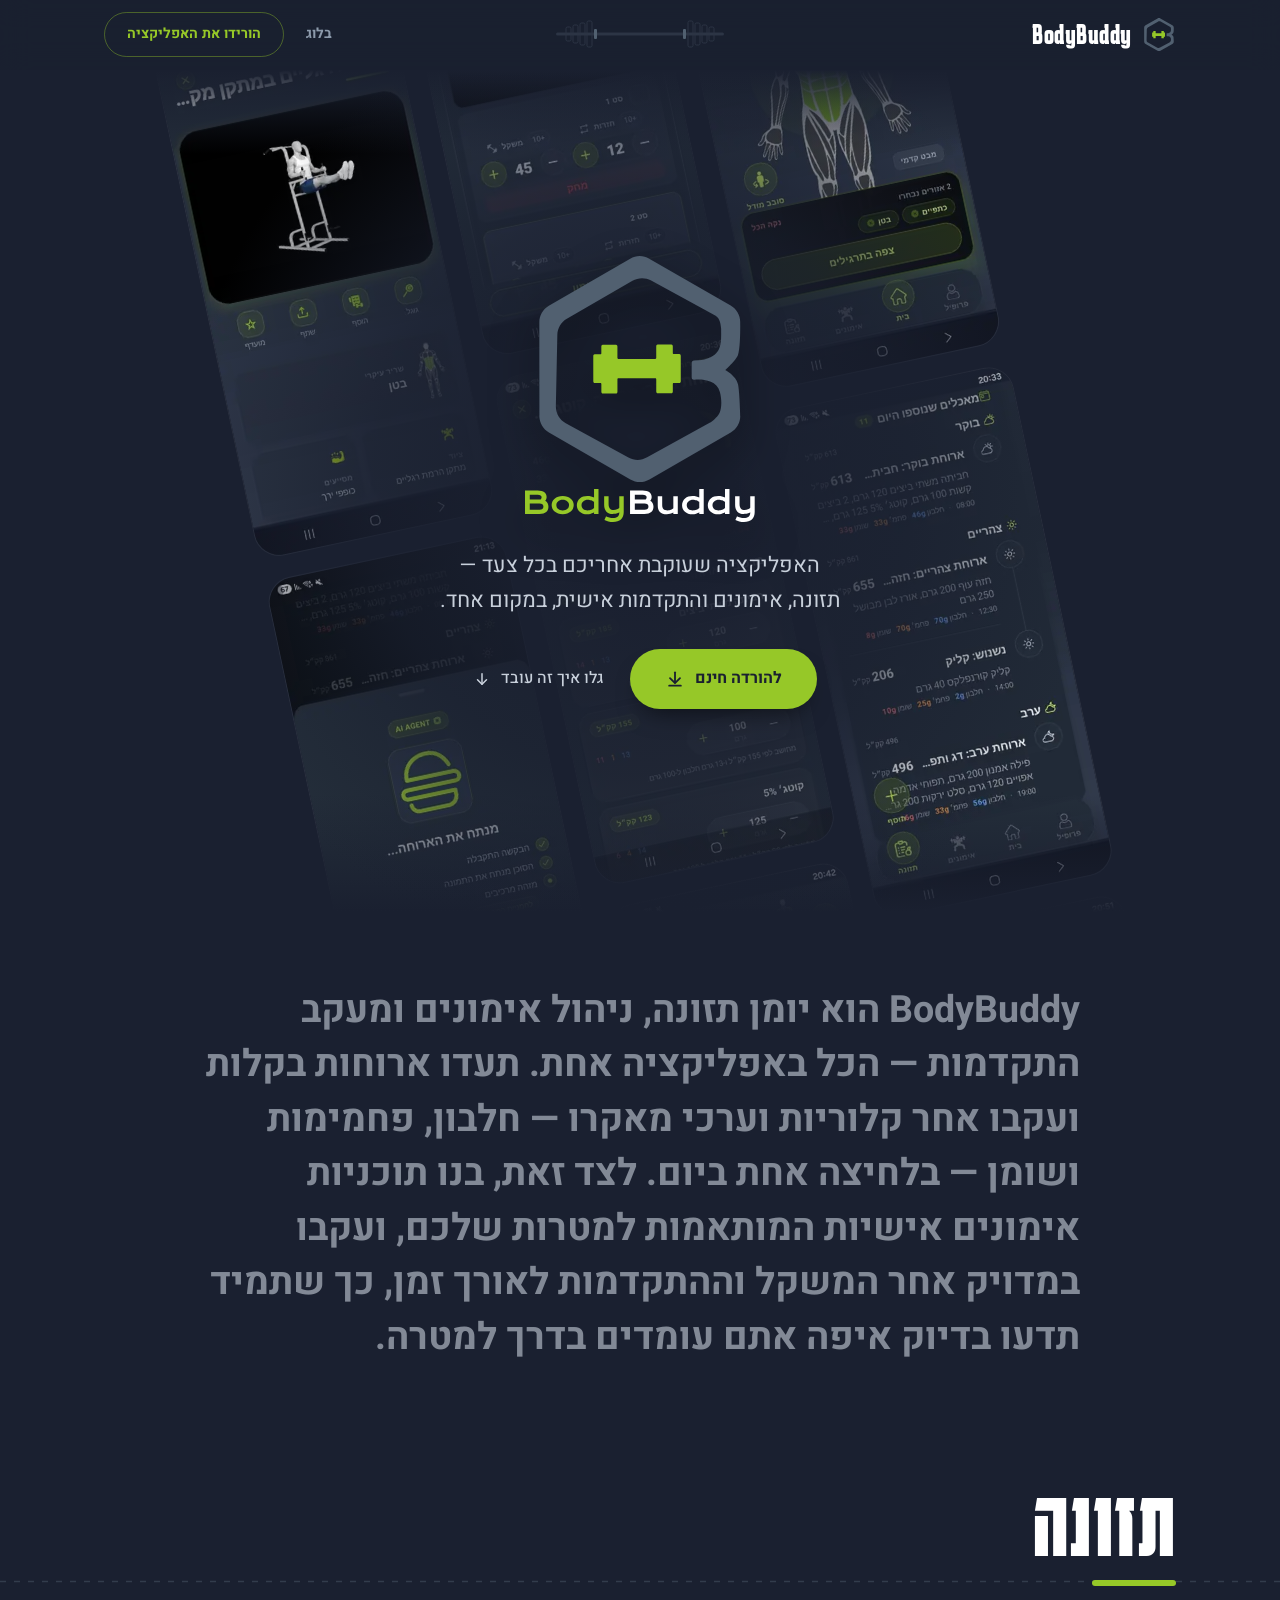
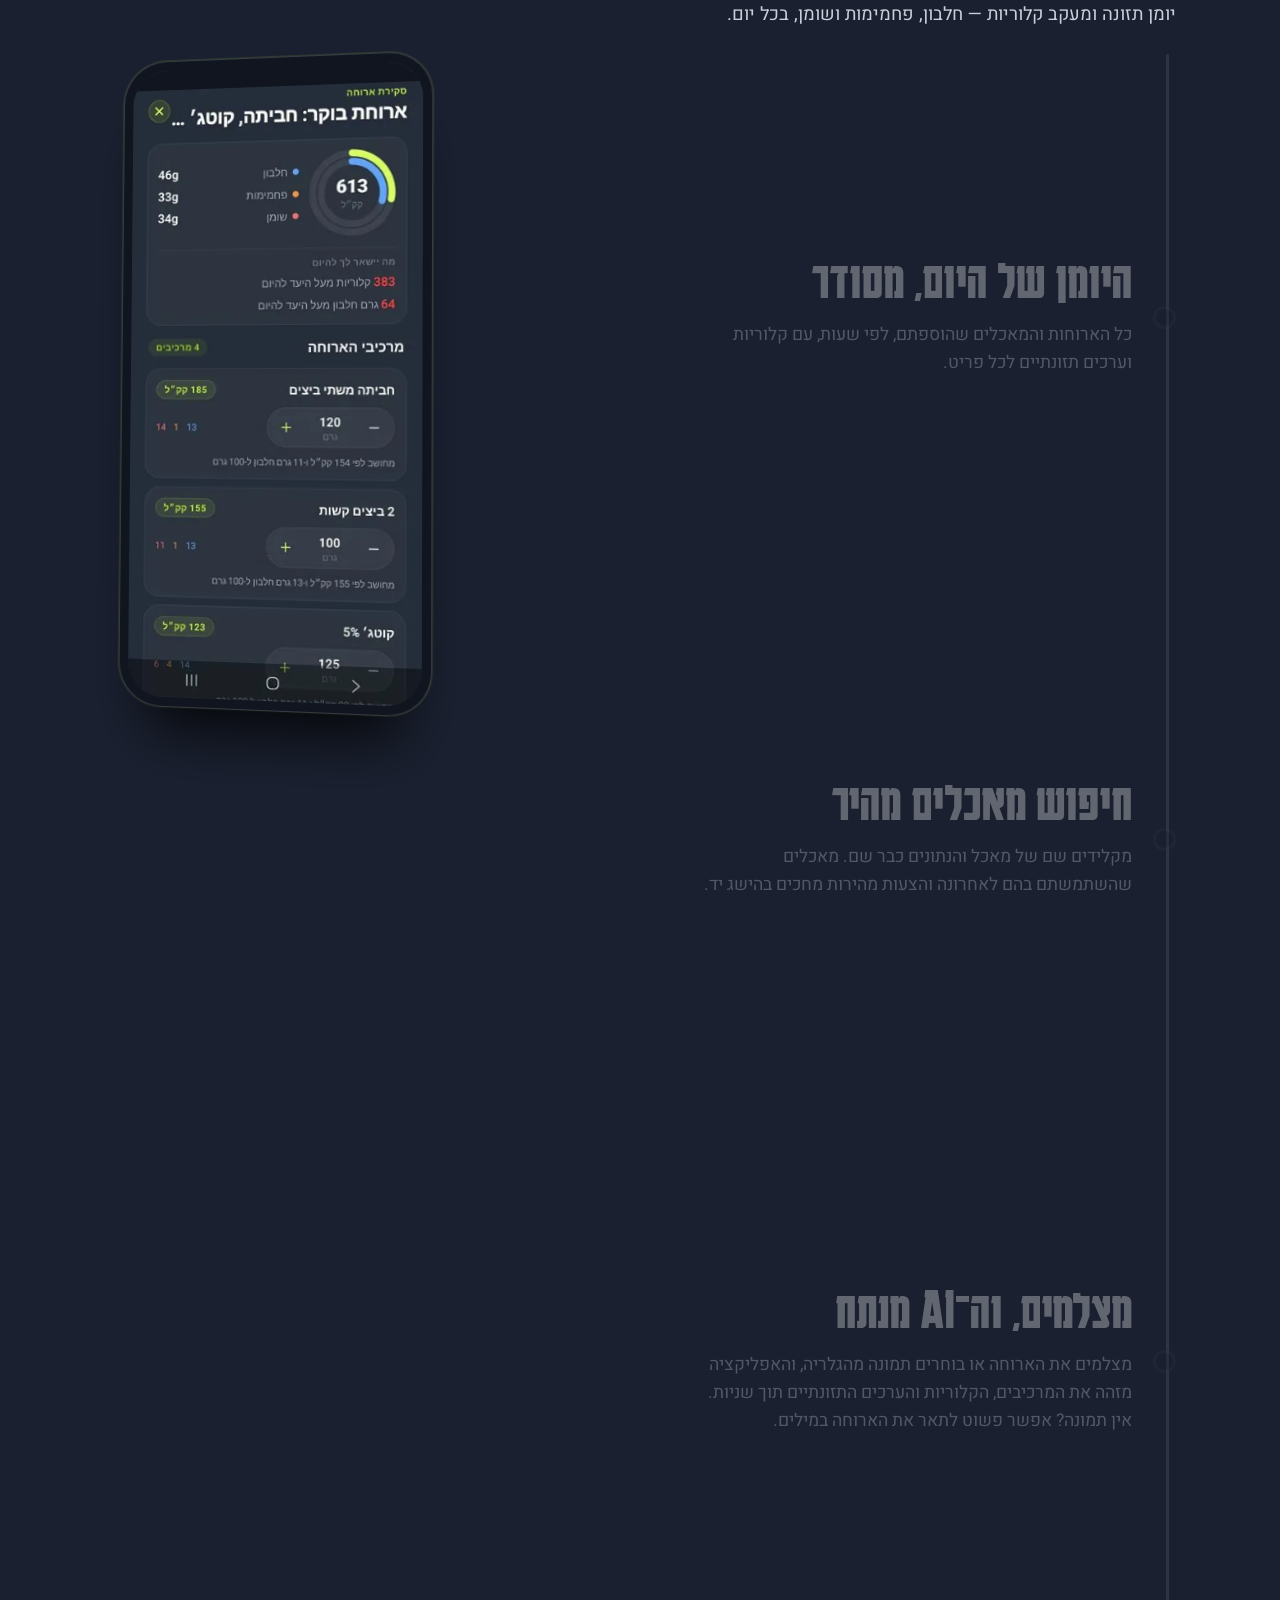
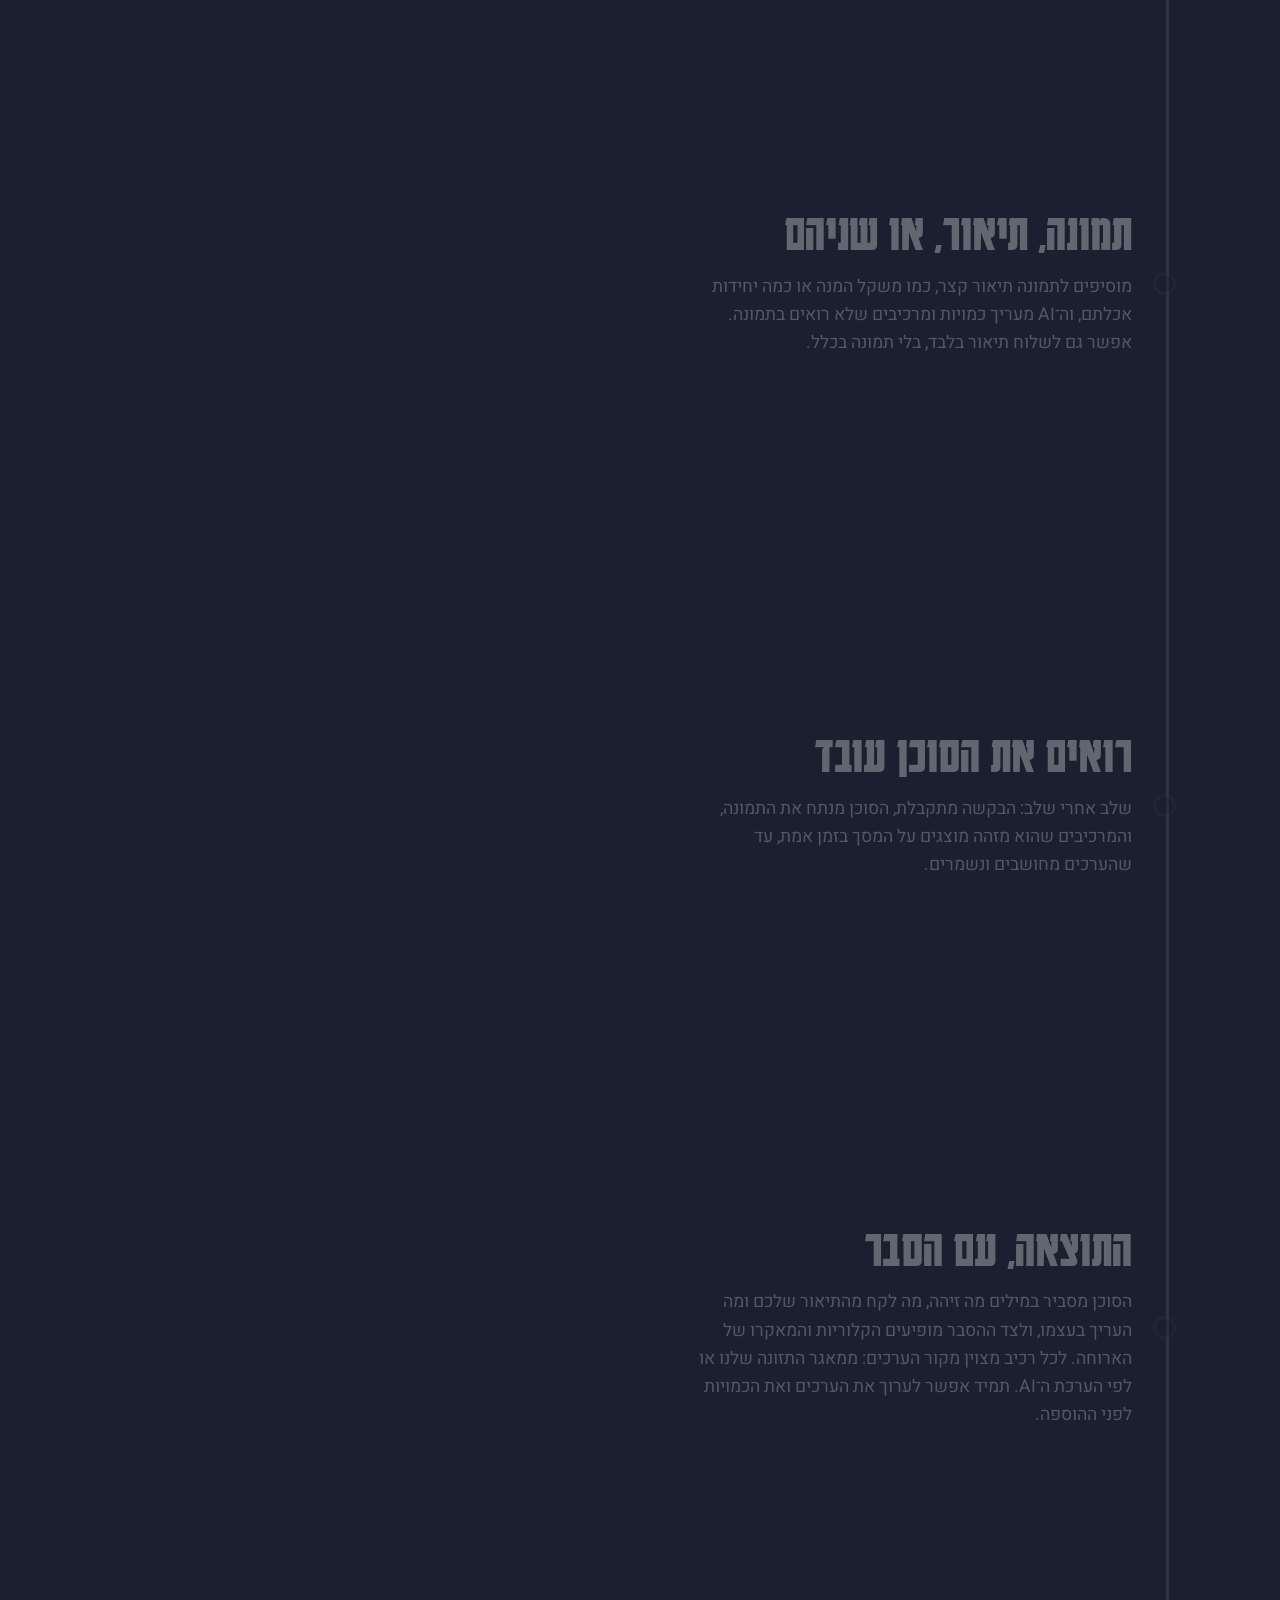
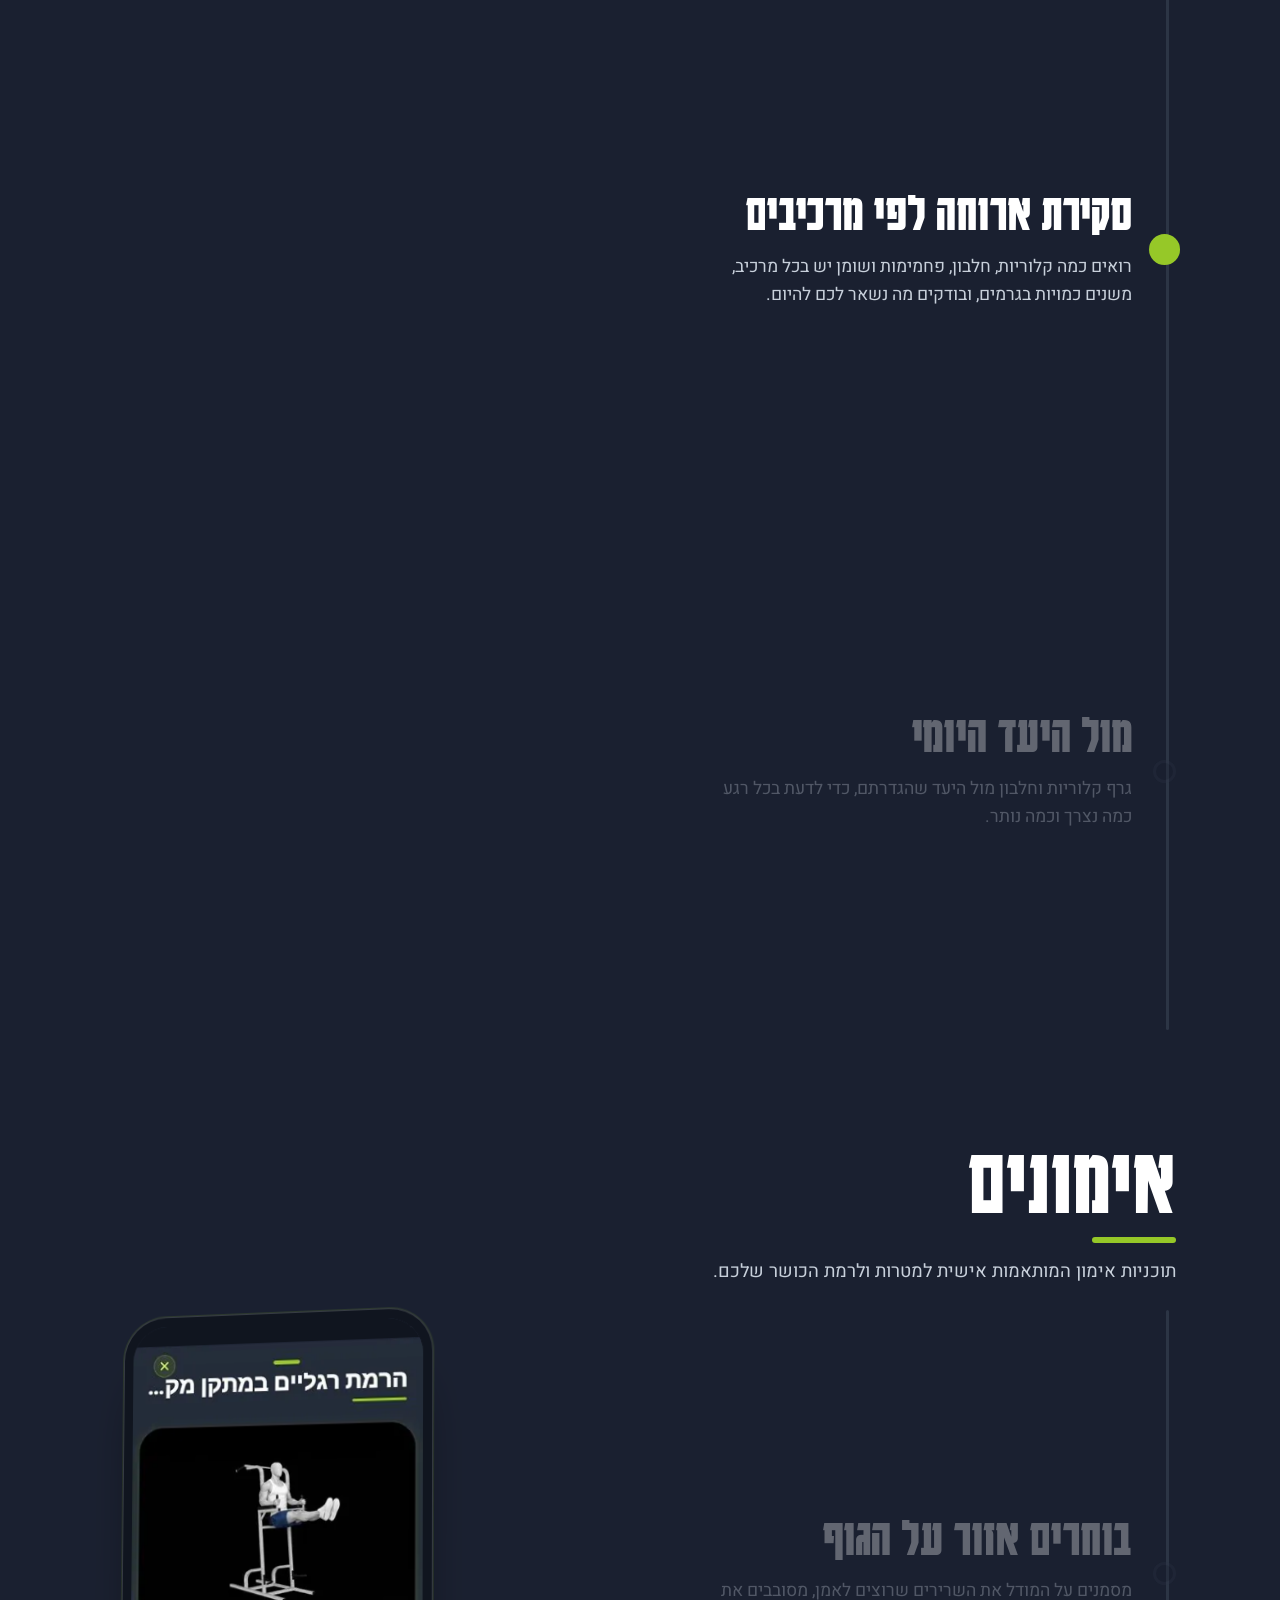
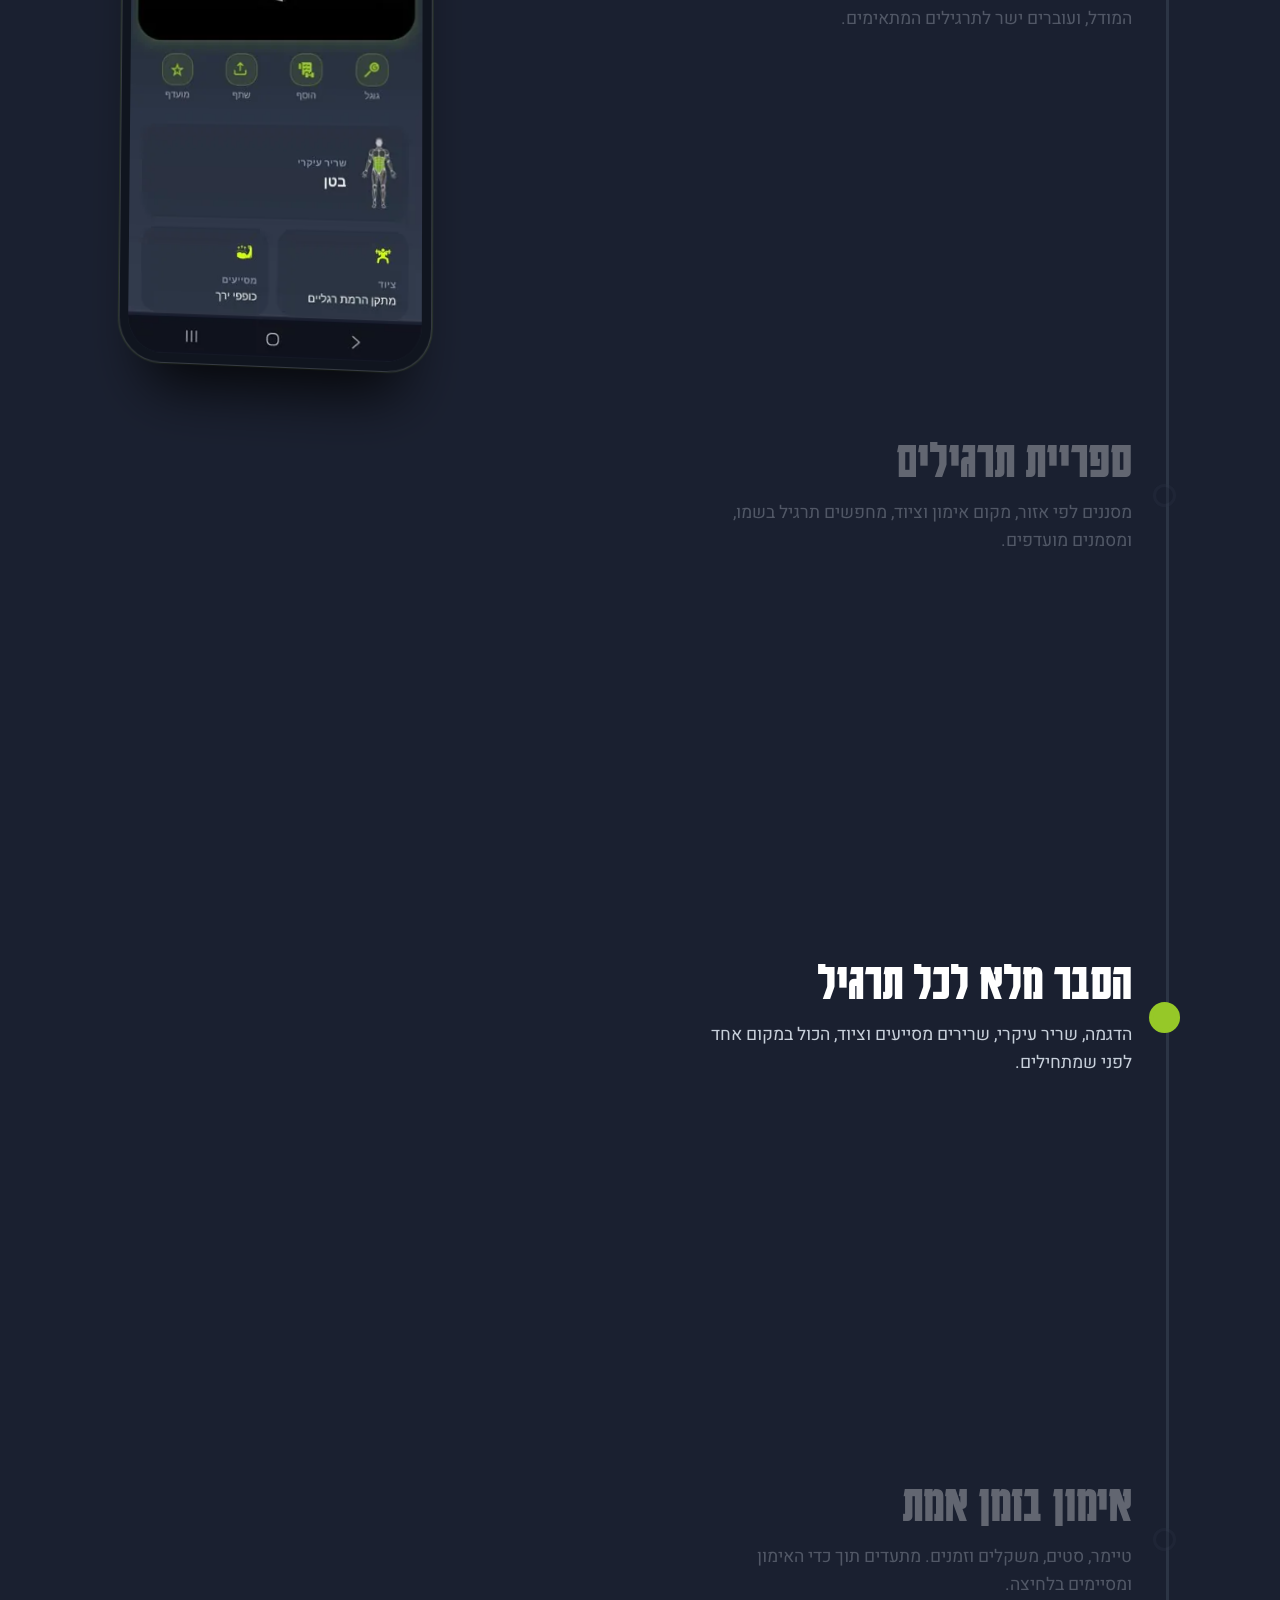
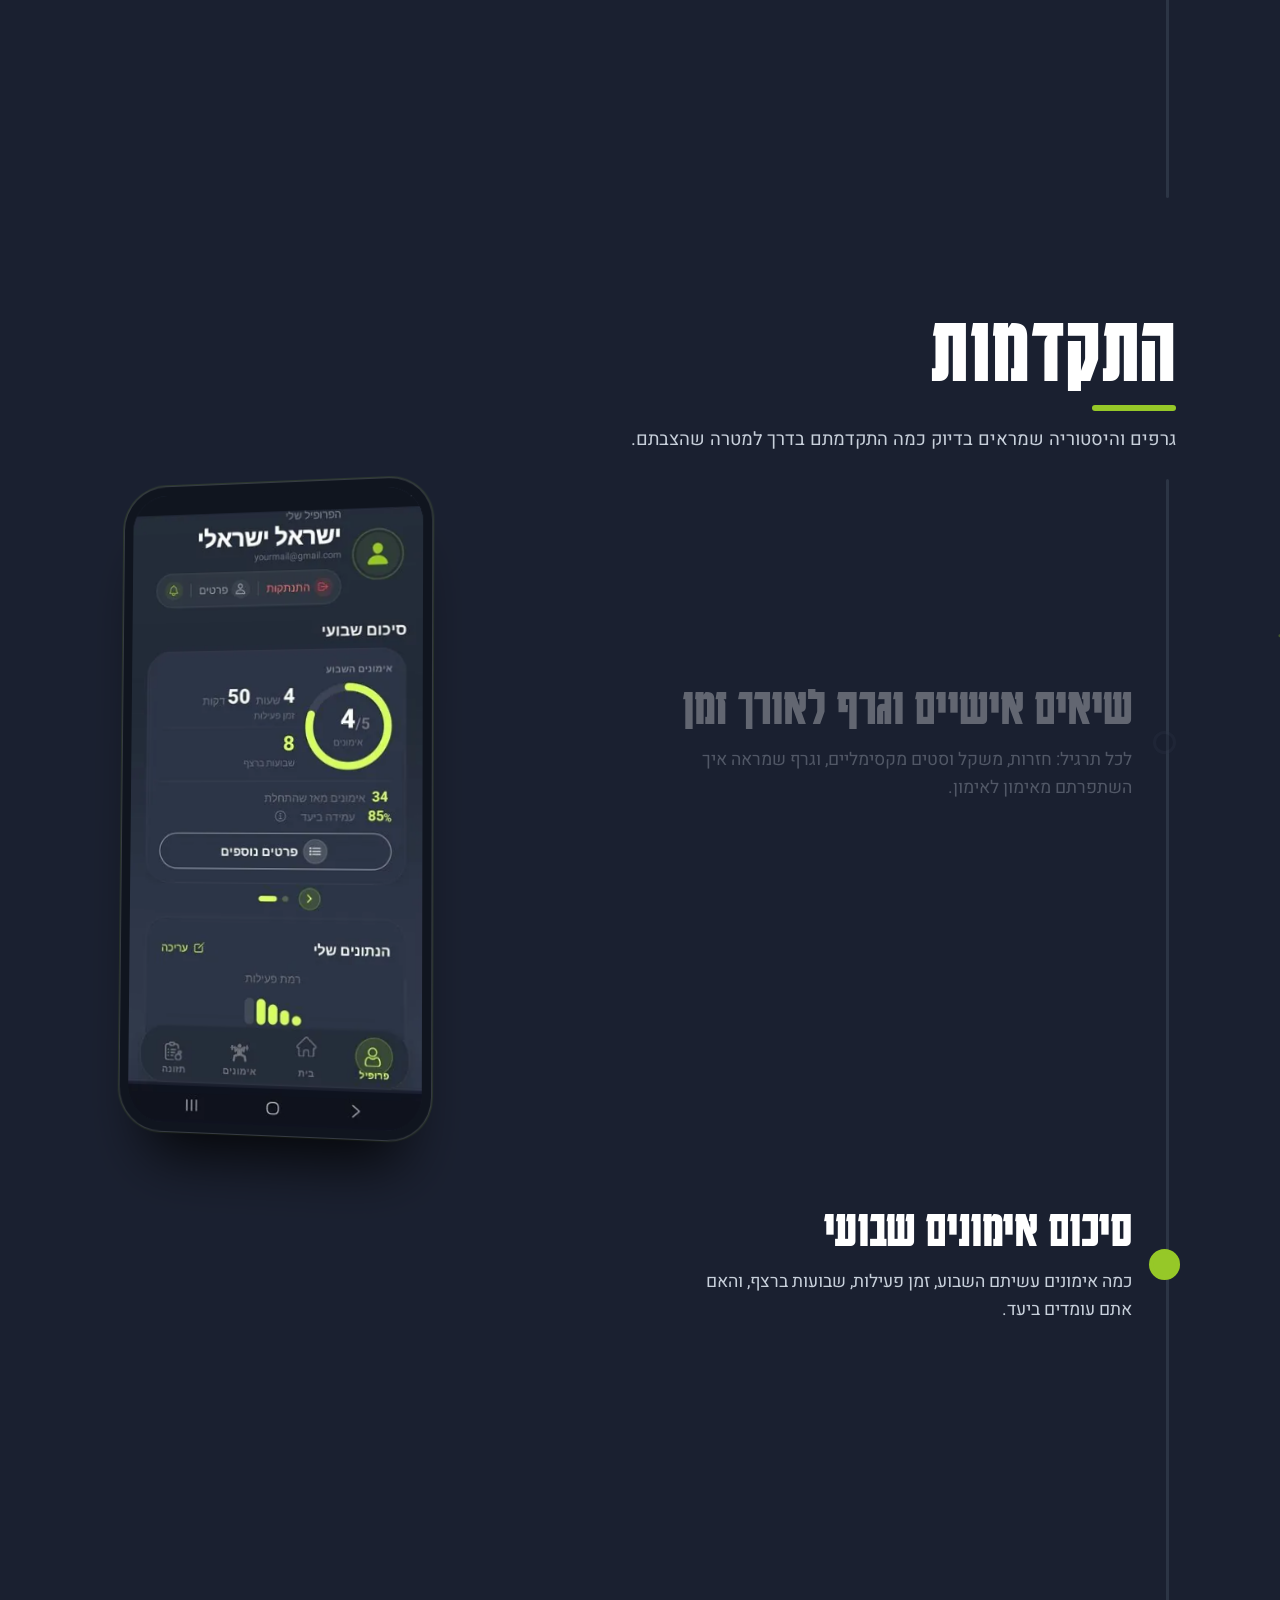
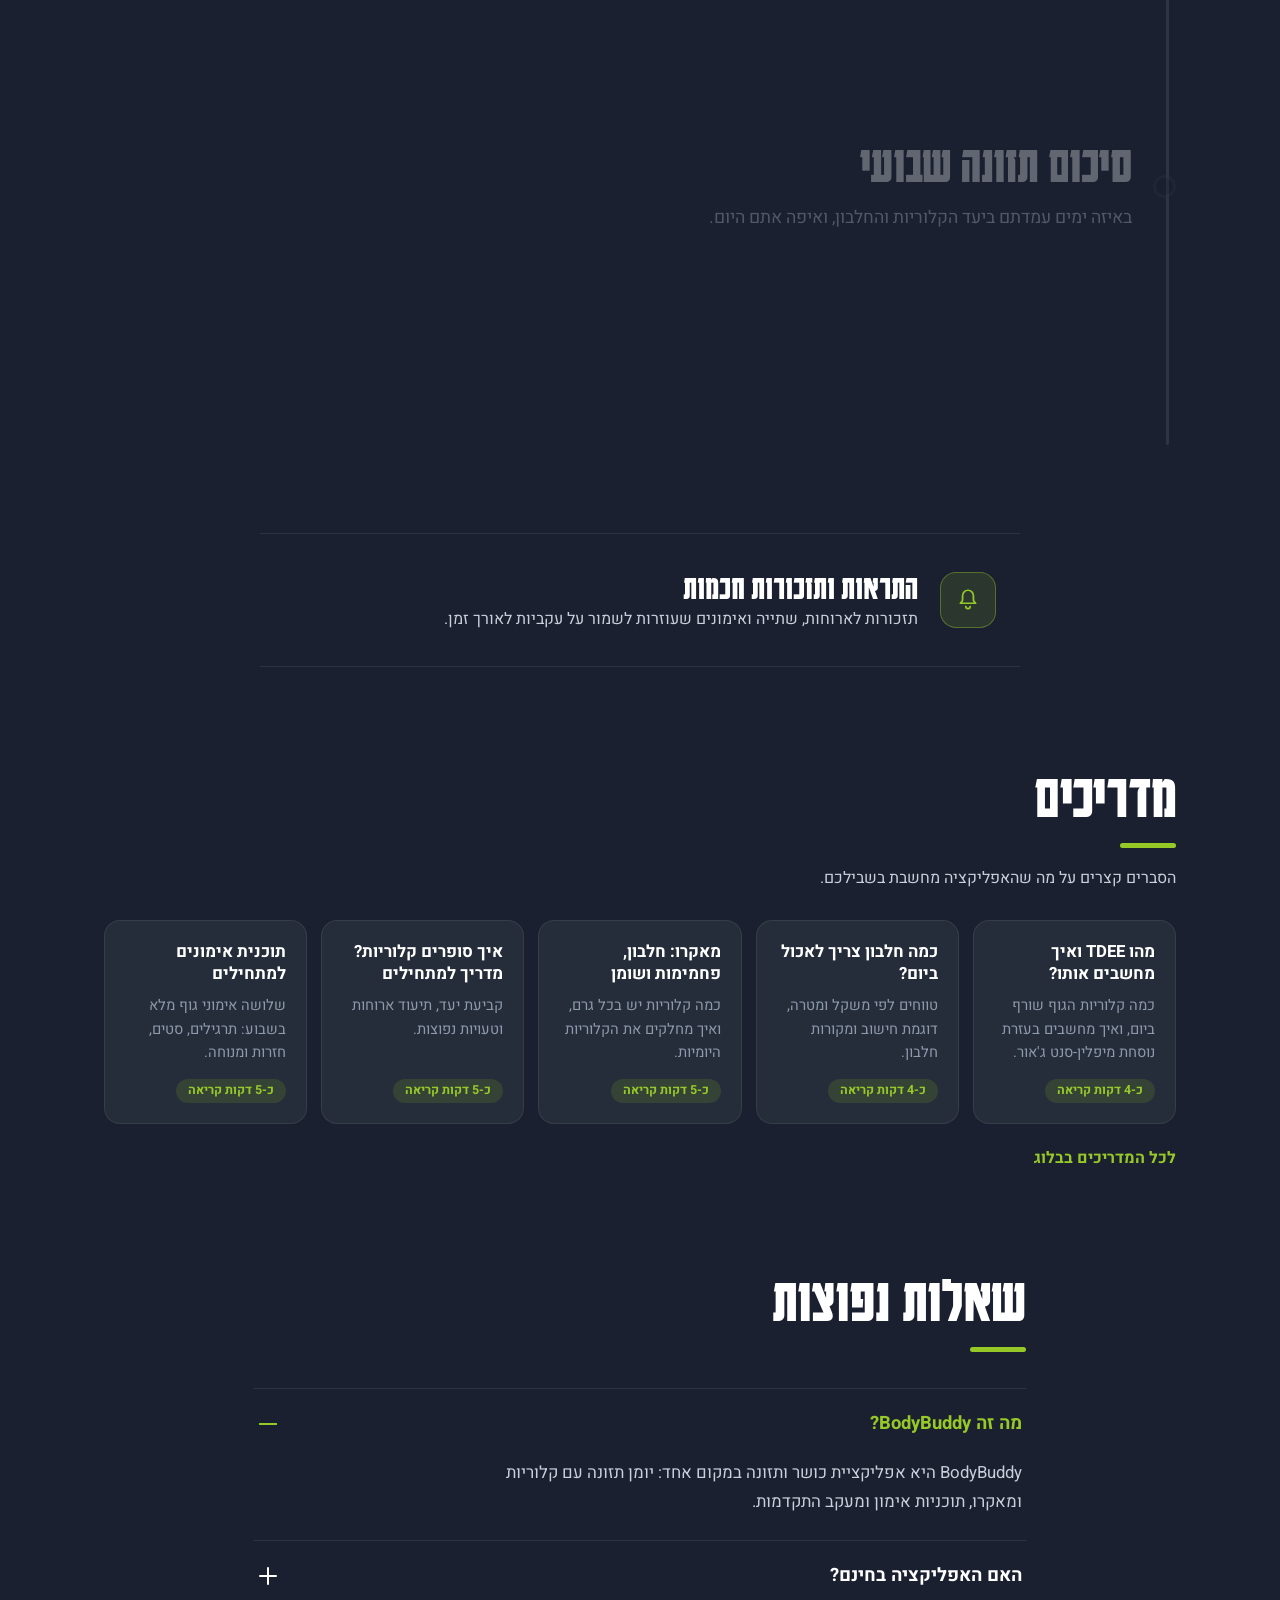
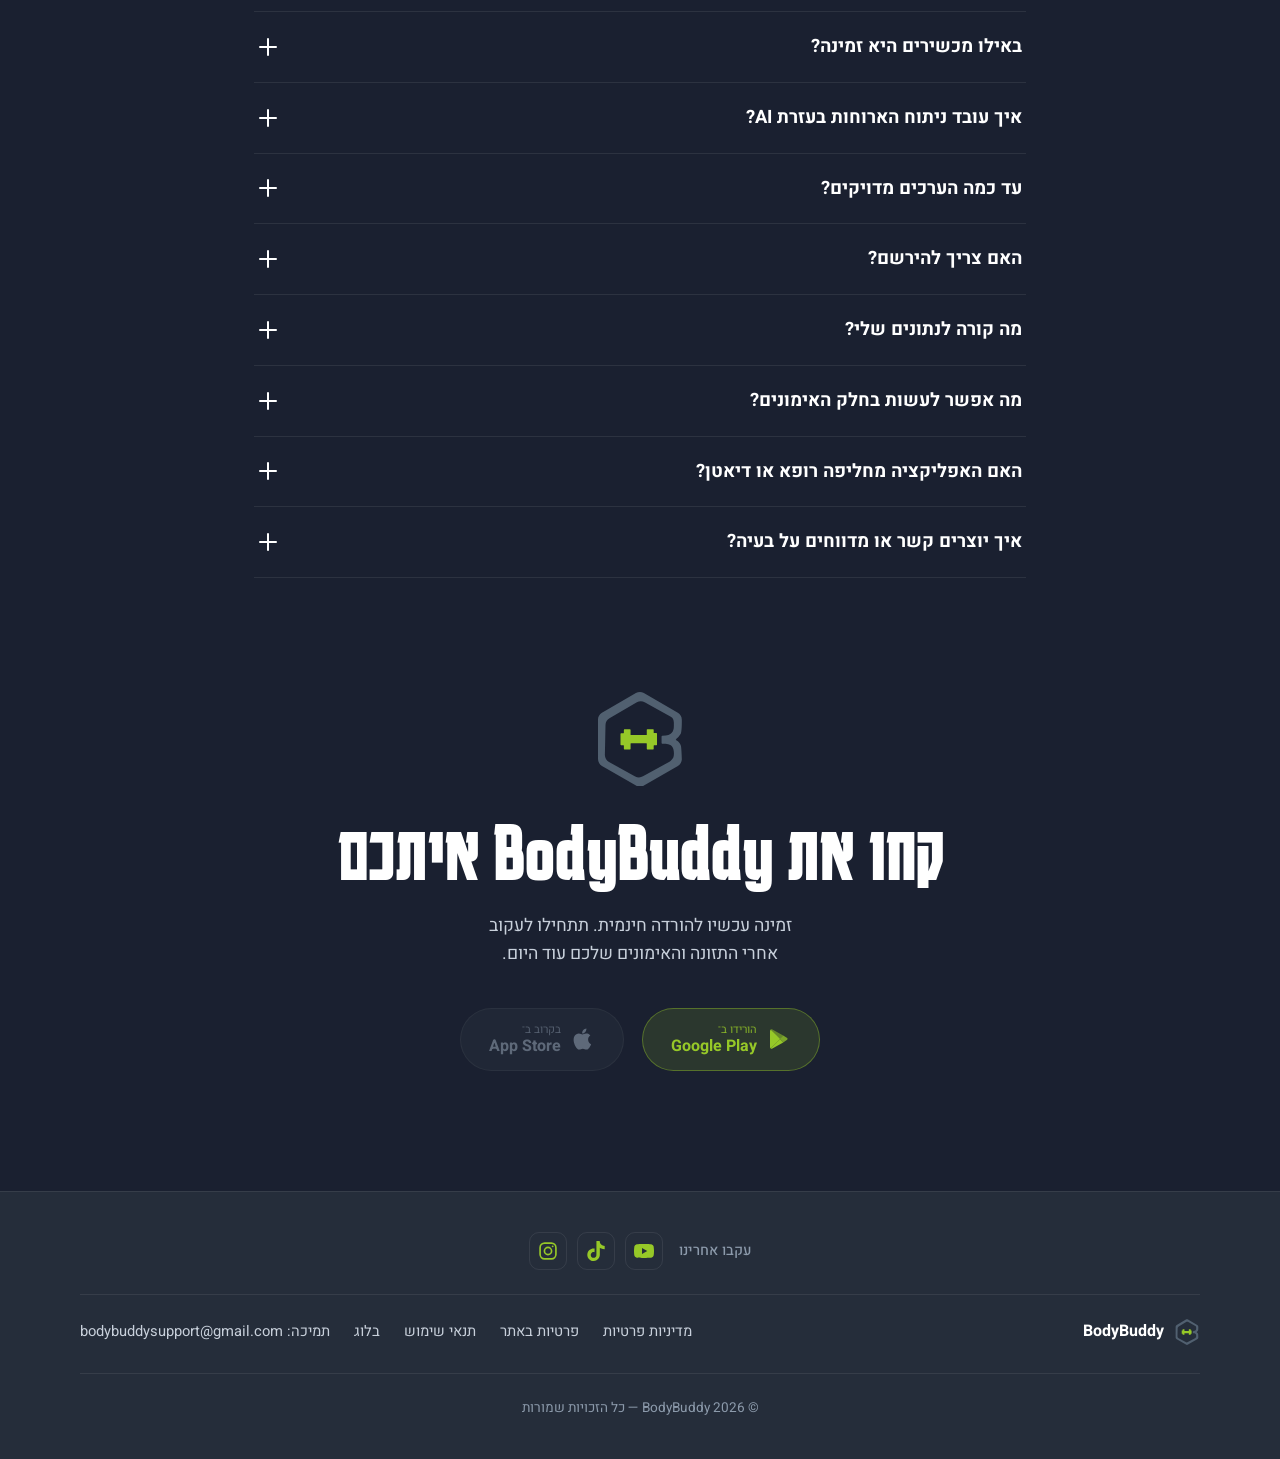
<file: index.html>
<!DOCTYPE html>
<html lang="he" dir="rtl">
<head>
<meta charset="UTF-8">
<script>window.dataLayer=window.dataLayer||[];function gtag(){dataLayer.push(arguments);}gtag('js',new Date());gtag('config','G-S3BT5KTJZK');
addEventListener('load',function(){var s=document.createElement('script');s.async=true;s.src='https://www.googletagmanager.com/gtag/js?id=G-S3BT5KTJZK';document.head.appendChild(s);});</script>
<meta name="viewport" content="width=device-width, initial-scale=1.0">
<title>BodyBuddy — תזונה, אימונים והתקדמות במקום אחד</title>
<meta name="description" content="BodyBuddy היא אפליקציית כושר ותזונה: יומן תזונה חכם, ניתוח ארוחות ב-AI, תוכניות אימונים אישיות ומעקב התקדמות.">
<meta name="author" content="BodyBuddy">
<meta name="theme-color" content="#1a2030">
<link rel="canonical" href="https://bodybuddy.fitness/">
<meta name="robots" content="index, follow, max-image-preview:large">
<meta property="og:type" content="website">
<meta property="og:site_name" content="BodyBuddy">
<meta property="og:locale" content="he_IL">
<meta property="og:title" content="BodyBuddy — תזונה, אימונים והתקדמות במקום אחד">
<meta property="og:description" content="יומן תזונה חכם, ניתוח ארוחות ב-AI, תוכניות אימונים אישיות ומעקב התקדמות. הורדה חינם ב-Google Play.">
<meta property="og:url" content="https://bodybuddy.fitness/">
<meta property="og:image" content="https://bodybuddy.fitness/images/og-image.png">
<meta property="og:image:width" content="1200">
<meta property="og:image:height" content="630">
<meta property="og:image:alt" content="BodyBuddy: תזונה, אימונים והתקדמות במקום אחד">
<meta name="twitter:card" content="summary_large_image">
<meta name="twitter:title" content="BodyBuddy — תזונה, אימונים והתקדמות במקום אחד">
<meta name="twitter:description" content="יומן תזונה חכם, ניתוח ארוחות ב-AI, תוכניות אימונים אישיות ומעקב התקדמות.">
<meta name="twitter:image" content="https://bodybuddy.fitness/images/og-image.png">
<script type="application/ld+json">
{
  "@context": "https://schema.org",
  "@type": "MobileApplication",
  "name": "BodyBuddy",
  "url": "https://bodybuddy.fitness/",
  "description": "אפליקציית כושר ותזונה: יומן תזונה חכם, ניתוח ארוחות ב-AI, תוכניות אימונים אישיות ומעקב התקדמות.",
  "applicationCategory": "HealthApplication",
  "operatingSystem": "Android",
  "inLanguage": "he",
  "image": "https://bodybuddy.fitness/images/og-image.png",
  "downloadUrl": "https://play.google.com/store/apps/details?id=com.ibz1330.bodybuddy",
  "offers": { "@type": "Offer", "price": "0", "priceCurrency": "ILS" }
}
</script>
<script type="application/ld+json">
{
  "@context": "https://schema.org",
  "@graph": [
    {
      "@type": "WebSite",
      "@id": "https://bodybuddy.fitness/#website",
      "url": "https://bodybuddy.fitness/",
      "name": "BodyBuddy",
      "inLanguage": "he",
      "publisher": { "@id": "https://bodybuddy.fitness/#organization" }
    },
    {
      "@type": "Organization",
      "@id": "https://bodybuddy.fitness/#organization",
      "name": "BodyBuddy",
      "alternateName": "בודי באדי",
      "url": "https://bodybuddy.fitness/",
      "logo": "https://bodybuddy.fitness/images/favicon-512.png",
      "email": "bodybuddysupport@gmail.com",
      "description": "BodyBuddy היא אפליקציית כושר ותזונה בעברית: יומן תזונה עם ניתוח ארוחות ב-AI, תוכניות אימון ומעקב התקדמות.",
      "sameAs": ["https://www.youtube.com/@BodyBuddy-Fitness", "https://www.tiktok.com/@bodybuddy.app", "https://www.instagram.com/bodybuddy_app/"]
    }
  ]
}
</script>
<script type="application/ld+json">
{
  "@context": "https://schema.org",
  "@type": "FAQPage",
  "mainEntity": [
    {
      "@type": "Question",
      "name": "מה זה BodyBuddy?",
      "acceptedAnswer": {
        "@type": "Answer",
        "text": "BodyBuddy היא אפליקציית כושר ותזונה במקום אחד: יומן תזונה עם קלוריות ומאקרו, תוכניות אימון ומעקב התקדמות."
      }
    },
    {
      "@type": "Question",
      "name": "האם האפליקציה בחינם?",
      "acceptedAnswer": {
        "@type": "Answer",
        "text": "כן, אפשר להוריד ולהשתמש בה בחינם."
      }
    },
    {
      "@type": "Question",
      "name": "באילו מכשירים היא זמינה?",
      "acceptedAnswer": {
        "@type": "Answer",
        "text": "כרגע באנדרואיד, ב־Google Play. גרסה ל־iPhone בדרך."
      }
    },
    {
      "@type": "Question",
      "name": "איך עובד ניתוח הארוחות בעזרת AI?",
      "acceptedAnswer": {
        "@type": "Answer",
        "text": "מצלמים את הארוחה או מתארים אותה במילים, והאפליקציה מזהה את המרכיבים ומעריכה קלוריות וערכים תזונתיים. תמיד אפשר לערוך את הערכים לפני השמירה."
      }
    },
    {
      "@type": "Question",
      "name": "עד כמה הערכים מדויקים?",
      "acceptedAnswer": {
        "@type": "Answer",
        "text": "הם הערכה. לכל רכיב מצוין אם הערך מגיע ממאגר התזונה או מהערכת ה־AI, ואפשר לתקן אותו ידנית."
      }
    },
    {
      "@type": "Question",
      "name": "האם צריך להירשם?",
      "acceptedAnswer": {
        "@type": "Answer",
        "text": "כן, ההרשמה חובה והיא בחינם. החשבון שומר את הנתונים שלכם ומאפשר להגיע אליהם גם ממכשיר אחר."
      }
    },
    {
      "@type": "Question",
      "name": "מה קורה לנתונים שלי?",
      "acceptedAnswer": {
        "@type": "Answer",
        "text": "הנתונים האישיים לא נמכרים ולא משמשים לפרסום. הפירוט המלא במדיניות הפרטיות, ואפשר למחוק את החשבון."
      }
    },
    {
      "@type": "Question",
      "name": "מה אפשר לעשות בחלק האימונים?",
      "acceptedAnswer": {
        "@type": "Answer",
        "text": "לבחור שרירים על מודל גוף, לעיין בספריית תרגילים עם הדגמה, לתעד אימון עם טיימר, סטים ומשקלים, ולראות שיאים וגרפים של ההתקדמות."
      }
    },
    {
      "@type": "Question",
      "name": "האם האפליקציה מחליפה רופא או דיאטן?",
      "acceptedAnswer": {
        "@type": "Answer",
        "text": "לא. המידע כללי ואינו ייעוץ רפואי. עם מצב רפואי, בהריון או עם רקע של הפרעת אכילה, כדאי להתייעץ עם איש מקצוע."
      }
    },
    {
      "@type": "Question",
      "name": "איך יוצרים קשר או מדווחים על בעיה?",
      "acceptedAnswer": {
        "@type": "Answer",
        "text": "במייל bodybuddysupport@gmail.com."
      }
    }
  ]
}
</script>
<link rel="icon" href="favicon.ico" sizes="48x48">
<link rel="icon" type="image/svg+xml" href="images/icon.svg">
<link rel="icon" type="image/png" sizes="32x32" href="images/favicon-32.png">
<link rel="icon" type="image/png" sizes="48x48" href="images/favicon-48.png">
<link rel="icon" type="image/png" sizes="192x192" href="images/favicon-192.png">
<link rel="apple-touch-icon" sizes="180x180" href="images/apple-touch-icon.png">
<link rel="manifest" href="site.webmanifest">
<link rel="preconnect" href="https://fonts.googleapis.com">
<link rel="preconnect" href="https://fonts.gstatic.com" crossorigin>
<link rel="preload" as="style" href="https://fonts.googleapis.com/css2?family=Heebo:wght@400;500;700&family=Karantina:wght@700&display=swap" onload="this.onload=null;this.rel='stylesheet'">
<noscript><link rel="stylesheet" href="https://fonts.googleapis.com/css2?family=Heebo:wght@400;500;700&family=Karantina:wght@700&display=swap"></noscript>
<script>document.documentElement.classList.add('js');</script>
<link rel="stylesheet" href="style.css">
</head>
<body>

<header class="site-header" id="siteHeader">
  <div class="header-inner">
    <a href="#top" class="brand" aria-label="BodyBuddy — לראש העמוד">
      <img src="images/logo-mark.svg" alt="" class="brand-logo" width="34" height="34">
      <span class="brand-name">BodyBuddy</span>
    </a>
    <!-- page progress as a barbell: one plate pair per chapter, the last at the download -->
    <svg class="barbell" id="barbell" viewBox="0 0 180 28" aria-hidden="true">
      <rect class="bb-shaft" x="6" y="12.5" width="168" height="3" rx="1.5"/>
      <rect class="bb-fill" id="barbellFill" x="6" y="12.5" width="168" height="3" rx="1.5"/>
      <rect class="bb-collar" x="44" y="9" width="3" height="10" rx="1"/>
      <rect class="bb-collar" x="133" y="9" width="3" height="10" rx="1"/>
      <g class="bb-slot"><rect x="37" y="1" width="5" height="26" rx="1.5"/><rect x="138" y="1" width="5" height="26" rx="1.5"/></g>
      <g class="bb-slot"><rect x="30" y="3" width="5" height="22" rx="1.5"/><rect x="145" y="3" width="5" height="22" rx="1.5"/></g>
      <g class="bb-slot"><rect x="23" y="5" width="5" height="18" rx="1.5"/><rect x="152" y="5" width="5" height="18" rx="1.5"/></g>
      <g class="bb-slot"><rect x="16" y="7" width="5" height="14" rx="1.5"/><rect x="159" y="7" width="5" height="14" rx="1.5"/></g>
      <g class="bb-plates">
        <g class="bb-plate"><rect class="l" x="37" y="1" width="5" height="26" rx="1.5"/><rect class="r" x="138" y="1" width="5" height="26" rx="1.5"/></g>
        <g class="bb-plate"><rect class="l" x="30" y="3" width="5" height="22" rx="1.5"/><rect class="r" x="145" y="3" width="5" height="22" rx="1.5"/></g>
        <g class="bb-plate"><rect class="l" x="23" y="5" width="5" height="18" rx="1.5"/><rect class="r" x="152" y="5" width="5" height="18" rx="1.5"/></g>
        <g class="bb-plate"><rect class="l" x="16" y="7" width="5" height="14" rx="1.5"/><rect class="r" x="159" y="7" width="5" height="14" rx="1.5"/></g>
      </g>
    </svg>
    <div class="header-actions">
      <a href="blog/index.html" class="nav-link">בלוג</a>
      <a href="#download" class="btn btn-ghost btn-small">הורידו את האפליקציה</a>
    </div>
  </div>
</header>

<main id="top">

  <!-- ============ HERO ============ -->
  <section class="hero" id="hero">
    <div class="wall" aria-hidden="true">
      <div class="wall-cols">
        <div class="col col-a"><div class="col-track">
          <img src="images/screens/w360/body-map.webp" srcset="images/screens/w300/body-map.webp 300w, images/screens/w360/body-map.webp 360w" sizes="(max-width: 640px) 42vw, (max-width: 789px) 150px, (max-width: 1315px) 19vw, 250px" alt="" width="360" height="772" fetchpriority="high">
          <img src="images/screens/w360/diary.webp" srcset="images/screens/w300/diary.webp 300w, images/screens/w360/diary.webp 360w" sizes="(max-width: 640px) 42vw, (max-width: 789px) 150px, (max-width: 1315px) 19vw, 250px" alt="" width="360" height="772" fetchpriority="high">
          <img src="images/screens/w360/exercise-history.webp" srcset="images/screens/w300/exercise-history.webp 300w, images/screens/w360/exercise-history.webp 360w" sizes="(max-width: 640px) 42vw, (max-width: 789px) 150px, (max-width: 1315px) 19vw, 250px" alt="" width="360" height="772" loading="lazy" decoding="async">
          <img src="images/screens/w360/ai-scan.webp" srcset="images/screens/w300/ai-scan.webp 300w, images/screens/w360/ai-scan.webp 360w" sizes="(max-width: 640px) 42vw, (max-width: 789px) 150px, (max-width: 1315px) 19vw, 250px" alt="" width="360" height="772" loading="lazy" decoding="async">
          <img src="images/screens/w360/profile-workouts.webp" srcset="images/screens/w300/profile-workouts.webp 300w, images/screens/w360/profile-workouts.webp 360w" sizes="(max-width: 640px) 42vw, (max-width: 789px) 150px, (max-width: 1315px) 19vw, 250px" alt="" width="360" height="772" loading="lazy" decoding="async">
          <img src="images/screens/w360/food-search.webp" srcset="images/screens/w300/food-search.webp 300w, images/screens/w360/food-search.webp 360w" sizes="(max-width: 640px) 42vw, (max-width: 789px) 150px, (max-width: 1315px) 19vw, 250px" alt="" width="360" height="772" loading="lazy" decoding="async">
        </div></div>
        <div class="col col-b"><div class="col-track">
          <img src="images/screens/w360/workout-session.webp" srcset="images/screens/w300/workout-session.webp 300w, images/screens/w360/workout-session.webp 360w" sizes="(max-width: 640px) 42vw, (max-width: 789px) 150px, (max-width: 1315px) 19vw, 250px" alt="" width="360" height="772" fetchpriority="high">
          <img src="images/screens/w360/meal-review.webp" srcset="images/screens/w300/meal-review.webp 300w, images/screens/w360/meal-review.webp 360w" sizes="(max-width: 640px) 42vw, (max-width: 789px) 150px, (max-width: 1315px) 19vw, 250px" alt="" width="360" height="772" fetchpriority="high">
          <img src="images/screens/w360/exercises-list.webp" srcset="images/screens/w300/exercises-list.webp 300w, images/screens/w360/exercises-list.webp 360w" sizes="(max-width: 640px) 42vw, (max-width: 789px) 150px, (max-width: 1315px) 19vw, 250px" alt="" width="360" height="772" loading="lazy" decoding="async">
          <img src="images/screens/w360/nutrition-calories.webp" srcset="images/screens/w300/nutrition-calories.webp 300w, images/screens/w360/nutrition-calories.webp 360w" sizes="(max-width: 640px) 42vw, (max-width: 789px) 150px, (max-width: 1315px) 19vw, 250px" alt="" width="360" height="772" loading="lazy" decoding="async">
          <img src="images/screens/w360/workouts-list.webp" srcset="images/screens/w300/workouts-list.webp 300w, images/screens/w360/workouts-list.webp 360w" sizes="(max-width: 640px) 42vw, (max-width: 789px) 150px, (max-width: 1315px) 19vw, 250px" alt="" width="360" height="772" loading="lazy" decoding="async">
          <img src="images/screens/w360/food-detail.webp" srcset="images/screens/w300/food-detail.webp 300w, images/screens/w360/food-detail.webp 360w" sizes="(max-width: 640px) 42vw, (max-width: 789px) 150px, (max-width: 1315px) 19vw, 250px" alt="" width="360" height="772" loading="lazy" decoding="async">
        </div></div>
        <div class="col col-c"><div class="col-track">
          <img src="images/screens/w360/exercise-detail.webp" srcset="images/screens/w300/exercise-detail.webp 300w, images/screens/w360/exercise-detail.webp 360w" sizes="(max-width: 640px) 42vw, (max-width: 789px) 150px, (max-width: 1315px) 19vw, 250px" alt="" width="360" height="772" loading="lazy" decoding="async">
          <img src="images/screens/w360/ai-analyzing.webp" srcset="images/screens/w300/ai-analyzing.webp 300w, images/screens/w360/ai-analyzing.webp 360w" sizes="(max-width: 640px) 42vw, (max-width: 789px) 150px, (max-width: 1315px) 19vw, 250px" alt="" width="360" height="772" loading="lazy" decoding="async">
          <img src="images/screens/w360/profile-nutrition.webp" srcset="images/screens/w300/profile-nutrition.webp 300w, images/screens/w360/profile-nutrition.webp 360w" sizes="(max-width: 640px) 42vw, (max-width: 789px) 150px, (max-width: 1315px) 19vw, 250px" alt="" width="360" height="772" loading="lazy" decoding="async">
          <img src="images/screens/w360/my-meals.webp" srcset="images/screens/w300/my-meals.webp 300w, images/screens/w360/my-meals.webp 360w" sizes="(max-width: 640px) 42vw, (max-width: 789px) 150px, (max-width: 1315px) 19vw, 250px" alt="" width="360" height="772" loading="lazy" decoding="async">
          <img src="images/screens/w360/nutrition-protein.webp" srcset="images/screens/w300/nutrition-protein.webp 300w, images/screens/w360/nutrition-protein.webp 360w" sizes="(max-width: 640px) 42vw, (max-width: 789px) 150px, (max-width: 1315px) 19vw, 250px" alt="" width="360" height="772" loading="lazy" decoding="async">
          <img src="images/screens/w360/my-foods.webp" srcset="images/screens/w300/my-foods.webp 300w, images/screens/w360/my-foods.webp 360w" sizes="(max-width: 640px) 42vw, (max-width: 789px) 150px, (max-width: 1315px) 19vw, 250px" alt="" width="360" height="772" loading="lazy" decoding="async">
        </div></div>
      </div>
      <div class="wall-scrim"></div>
    </div>

    <div class="hero-inner">
      <h1 class="hero-logo-wrap" id="heroLogo">
        <img src="images/logo.svg" alt="BodyBuddy" class="hero-logo" width="717" height="830" fetchpriority="high">
        <span class="visually-hidden"> — תזונה, אימונים והתקדמות במקום אחד</span>
      </h1>
      <p class="hero-tagline">האפליקציה שעוקבת אחריכם בכל צעד — תזונה, אימונים והתקדמות אישית, במקום אחד.</p>
      <div class="hero-cta">
        <a href="#download" class="btn btn-primary magnetic"><span>להורדה חינם</span>
          <svg viewBox="0 0 24 24" fill="none" stroke="currentColor" stroke-width="2.2" stroke-linecap="round" stroke-linejoin="round" aria-hidden="true"><path d="M12 4v12"/><path d="M6 11l6 6 6-6"/><path d="M5 20h14"/></svg>
        </a>
        <a href="#nutrition" class="btn btn-link">גלו איך זה עובד
          <svg viewBox="0 0 24 24" fill="none" stroke="currentColor" stroke-width="2" stroke-linecap="round" stroke-linejoin="round" aria-hidden="true"><path d="M12 5v14"/><path d="M6 13l6 6 6-6"/></svg>
        </a>
      </div>
    </div>
  </section>

  <!-- ============ ABOUT ============ -->
  <section class="about">
    <div class="section-inner">
      <p class="about-text" id="aboutText">
        <strong class="accent-text">BodyBuddy</strong> הוא יומן תזונה, ניהול אימונים ומעקב התקדמות — הכל באפליקציה אחת.
        תעדו ארוחות בקלות ועקבו אחר קלוריות וערכי מאקרו — חלבון, פחמימות ושומן — בלחיצה אחת ביום.
        לצד זאת, בנו תוכניות אימונים אישיות המותאמות למטרות שלכם, ועקבו במדויק אחר המשקל וההתקדמות לאורך זמן, כך שתמיד תדעו בדיוק איפה אתם עומדים בדרך למטרה.
      </p>
    </div>
  </section>

  <!-- ============ CHAPTER: NUTRITION ============ -->
  <section class="chapter" id="nutrition">
    <div class="chapter-bg" aria-hidden="true"><svg class="chart chart-bars" viewBox="0 0 1000 400" preserveAspectRatio="none"><line class="chart-goal" x1="0" y1="140" x2="1000" y2="140"/><rect style="--k:0" x="40" y="168" width="64" height="232" rx="6"/><rect style="--k:1" x="180" y="132" width="64" height="268" rx="6"/><rect style="--k:2" x="320" y="154" width="64" height="246" rx="6"/><rect style="--k:3" x="460" y="108" width="64" height="292" rx="6"/><rect style="--k:4" x="600" y="186" width="64" height="214" rx="6"/><rect style="--k:5" x="740" y="138" width="64" height="262" rx="6"/><rect style="--k:6" x="880" y="150" width="64" height="250" rx="6"/></svg></div>
    <div class="section-inner">
      <header class="chapter-head">
        <h2 class="chapter-title">תזונה</h2>
        <p class="chapter-sub">יומן תזונה ומעקב קלוריות — חלבון, פחמימות ושומן, בכל יום.</p>
      </header>

      <div class="chapter-body">
        <ol class="steps">
          <li class="step is-active">
            <div class="step-copy">
              <h3>היומן של היום, מסודר</h3>
              <p>כל הארוחות והמאכלים שהוספתם, לפי שעות, עם קלוריות וערכים תזונתיים לכל פריט.</p>
            </div>
            <img class="step-shot" src="images/screens/w640/diary.webp" srcset="images/screens/w360/diary.webp 360w, images/screens/w640/diary.webp 640w" sizes="(max-width: 900px) 160px, 320px" alt="מסך יומן התזונה: ארוחת בוקר ופירוט המאכלים שבה עם ערכיהם התזונתיים" width="640" height="1372" loading="lazy">
          </li>
          <li class="step">
            <div class="step-copy">
              <h3>חיפוש מאכלים מהיר</h3>
              <p>מקלידים שם של מאכל והנתונים כבר שם. מאכלים שהשתמשתם בהם לאחרונה והצעות מהירות מחכים בהישג יד.</p>
            </div>
            <img class="step-shot" src="images/screens/w640/food-search.webp" srcset="images/screens/w360/food-search.webp 360w, images/screens/w640/food-search.webp 640w" sizes="(max-width: 900px) 160px, 320px" alt="מסך חיפוש מאכל עם מאכלים אחרונים והצעות מהירות" width="640" height="1372" loading="lazy">
          </li>
          <li class="step">
            <div class="step-copy">
              <h3>מצלמים, וה־AI מנתח</h3>
              <p>מצלמים את הארוחה או בוחרים תמונה מהגלריה, והאפליקציה מזהה את המרכיבים, הקלוריות והערכים התזונתיים תוך שניות. אין תמונה? אפשר פשוט לתאר את הארוחה במילים.</p>
            </div>
            <img class="step-shot" src="images/screens/w640/ai-scan.webp" srcset="images/screens/w360/ai-scan.webp 360w, images/screens/w640/ai-scan.webp 640w" sizes="(max-width: 900px) 160px, 320px" alt="מסך ניתוח תזונה חכם: צילום, בחירה מהגלריה או תיאור הארוחה במילים" width="640" height="1372" loading="lazy">
          </li>
          <li class="step">
            <div class="step-copy">
              <h3>תמונה, תיאור, או שניהם</h3>
              <p>מוסיפים לתמונה תיאור קצר, כמו משקל המנה או כמה יחידות אכלתם, וה־AI מעריך כמויות ומרכיבים שלא רואים בתמונה. אפשר גם לשלוח תיאור בלבד, בלי תמונה בכלל.</p>
            </div>
            <img class="step-shot" src="images/screens/w640/ai-describe.webp" srcset="images/screens/w360/ai-describe.webp 360w, images/screens/w640/ai-describe.webp 640w" sizes="(max-width: 900px) 160px, 320px" alt="תמונת המבורגר וצ׳יפס עם תיאור כתוב: הקציצה הייתה 250 גרם" width="640" height="1372" loading="lazy">
          </li>
          <li class="step">
            <div class="step-copy">
              <h3>רואים את הסוכן עובד</h3>
              <p>שלב אחרי שלב: הבקשה מתקבלת, הסוכן מנתח את התמונה, והמרכיבים שהוא מזהה מוצגים על המסך בזמן אמת, עד שהערכים מחושבים ונשמרים.</p>
            </div>
            <img class="step-shot" src="images/screens/w640/ai-analyzing.webp" srcset="images/screens/w360/ai-analyzing.webp 360w, images/screens/w640/ai-analyzing.webp 640w" sizes="(max-width: 900px) 160px, 320px" alt="מסך שלבי הניתוח: הבקשה התקבלה והתמונה נותחה, והמרכיבים שזוהו מופיעים בזמן אמת: לחמניית המבורגר, קציצת המבורגר, חסה, עגבנייה, בצל אדום, ביצת עין וצ׳יפס" width="640" height="1372" loading="lazy">
          </li>
          <li class="step">
            <div class="step-copy">
              <h3>התוצאה, עם הסבר</h3>
              <p>הסוכן מסביר במילים מה זיהה, מה לקח מהתיאור שלכם ומה העריך בעצמו, ולצד ההסבר מופיעים הקלוריות והמאקרו של הארוחה. לכל רכיב מצוין מקור הערכים: ממאגר התזונה שלנו או לפי הערכת ה־AI. תמיד אפשר לערוך את הערכים ואת הכמויות לפני ההוספה.</p>
            </div>
            <img class="step-shot" src="images/screens/w640/ai-result.webp" srcset="images/screens/w360/ai-result.webp 360w, images/screens/w640/ai-result.webp 640w" sizes="(max-width: 900px) 160px, 320px" alt="תוצאות ניתוח ה־AI: הסבר כתוב של הסוכן על ארוחת המבורגר וצ׳יפס, 1661 קלוריות ופירוט המאקרו" width="640" height="1372" loading="lazy">
          </li>
          <li class="step">
            <div class="step-copy">
              <h3>סקירת ארוחה לפי מרכיבים</h3>
              <p>רואים כמה קלוריות, חלבון, פחמימות ושומן יש בכל מרכיב, משנים כמויות בגרמים, ובודקים מה נשאר לכם להיום.</p>
            </div>
            <img class="step-shot" src="images/screens/w640/meal-review.webp" srcset="images/screens/w360/meal-review.webp 360w, images/screens/w640/meal-review.webp 640w" sizes="(max-width: 900px) 160px, 320px" alt="סקירת ארוחת בוקר: מרכיבי הארוחה והמאקרו" width="640" height="1372" loading="lazy">
          </li>
          <li class="step">
            <div class="step-copy">
              <h3>מול היעד היומי</h3>
              <p>גרף קלוריות וחלבון מול היעד שהגדרתם, כדי לדעת בכל רגע כמה נצרך וכמה נותר.</p>
            </div>
            <img class="step-shot" src="images/screens/w640/nutrition-calories.webp" srcset="images/screens/w360/nutrition-calories.webp 360w, images/screens/w640/nutrition-calories.webp 640w" sizes="(max-width: 900px) 160px, 320px" alt="מסך תזונה: יעד קלוריות יומי וכמה נצרך" width="640" height="1372" loading="lazy">
          </li>
        </ol>
        <div class="phone-col" aria-hidden="true"><div class="phone"><div class="phone-screen"></div></div></div>
      </div>
    </div>
  </section>

  <!-- ============ CHAPTER: TRAINING ============ -->
  <section class="chapter" id="training">
    <div class="chapter-bg" aria-hidden="true"><svg class="chart" viewBox="0 0 1000 400" preserveAspectRatio="none"><path class="chart-line" pathLength="1" d="M0 372 H120 V336 H250 V318 H380 V276 H500 V258 H630 V214 H760 V186 H880 V142 H1000"/></svg></div>
    <div class="section-inner">
      <header class="chapter-head">
        <h2 class="chapter-title">אימונים</h2>
        <p class="chapter-sub">תוכניות אימון המותאמות אישית למטרות ולרמת הכושר שלכם.</p>
      </header>

      <div class="chapter-body">
        <ol class="steps">
          <li class="step is-active">
            <div class="step-copy">
              <h3>בוחרים אזור על הגוף</h3>
              <p>מסמנים על המודל את השרירים שרוצים לאמן, מסובבים את המודל, ועוברים ישר לתרגילים המתאימים.</p>
            </div>
            <img class="step-shot" src="images/screens/w640/body-map.webp" srcset="images/screens/w360/body-map.webp 360w, images/screens/w640/body-map.webp 640w" sizes="(max-width: 900px) 160px, 320px" alt="בחירת אזור אימון על מודל גוף" width="640" height="1372" loading="lazy">
          </li>
          <li class="step">
            <div class="step-copy">
              <h3>ספריית תרגילים</h3>
              <p>מסננים לפי אזור, מקום אימון וציוד, מחפשים תרגיל בשמו, ומסמנים מועדפים.</p>
            </div>
            <img class="step-shot" src="images/screens/w640/exercises-list.webp" srcset="images/screens/w360/exercises-list.webp 360w, images/screens/w640/exercises-list.webp 640w" sizes="(max-width: 900px) 160px, 320px" alt="רשימת תרגילי בטן עם סינון וחיפוש" width="640" height="1372" loading="lazy">
          </li>
          <li class="step">
            <div class="step-copy">
              <h3>הסבר מלא לכל תרגיל</h3>
              <p>הדגמה, שריר עיקרי, שרירים מסייעים וציוד, הכול במקום אחד לפני שמתחילים.</p>
            </div>
            <img class="step-shot" src="images/screens/w640/exercise-detail.webp" srcset="images/screens/w360/exercise-detail.webp 360w, images/screens/w640/exercise-detail.webp 640w" sizes="(max-width: 900px) 160px, 320px" alt="עמוד תרגיל: הרמת רגליים במתקן מקבילים" width="640" height="1372" loading="lazy">
          </li>
          <li class="step">
            <div class="step-copy">
              <h3>אימון בזמן אמת</h3>
              <p>טיימר, סטים, משקלים וזמנים. מתעדים תוך כדי האימון ומסיימים בלחיצה.</p>
            </div>
            <img class="step-shot" src="images/screens/w640/workout-session.webp" srcset="images/screens/w360/workout-session.webp 360w, images/screens/w640/workout-session.webp 640w" sizes="(max-width: 900px) 160px, 320px" alt="מסך אימון פעיל: אימון A, בנץ׳ פרס עם מוט, טיימר וסטים" width="640" height="1372" loading="lazy">
          </li>
        </ol>
        <div class="phone-col" aria-hidden="true"><div class="phone"><div class="phone-screen"></div></div></div>
      </div>
    </div>
  </section>

  <!-- ============ CHAPTER: PROGRESS ============ -->
  <section class="chapter" id="progress">
    <div class="chapter-bg" aria-hidden="true"><svg class="chart" viewBox="0 0 1000 400" preserveAspectRatio="none"><path class="chart-line" pathLength="1" d="M0 96 C90 88 150 150 240 150 S380 132 450 196 S600 214 660 250 S800 262 860 300 S960 318 1000 322"/></svg></div>
    <div class="section-inner">
      <header class="chapter-head">
        <h2 class="chapter-title">התקדמות</h2>
        <p class="chapter-sub">גרפים והיסטוריה שמראים בדיוק כמה התקדמתם בדרך למטרה שהצבתם.</p>
      </header>

      <div class="chapter-body">
        <ol class="steps">
          <li class="step is-active">
            <div class="step-copy">
              <h3>שיאים אישיים וגרף לאורך זמן</h3>
              <p>לכל תרגיל: חזרות, משקל וסטים מקסימליים, וגרף שמראה איך השתפרתם מאימון לאימון.</p>
            </div>
            <img class="step-shot" src="images/screens/w640/exercise-history.webp" srcset="images/screens/w360/exercise-history.webp 360w, images/screens/w640/exercise-history.webp 640w" sizes="(max-width: 900px) 160px, 320px" alt="היסטוריית תרגיל: שיאים אישיים וגרף חזרות" width="640" height="1372" loading="lazy">
          </li>
          <li class="step">
            <div class="step-copy">
              <h3>סיכום אימונים שבועי</h3>
              <p>כמה אימונים עשיתם השבוע, זמן פעילות, שבועות ברצף, והאם אתם עומדים ביעד.</p>
            </div>
            <img class="step-shot" src="images/screens/w640/profile-workouts.webp" srcset="images/screens/w360/profile-workouts.webp 360w, images/screens/w640/profile-workouts.webp 640w" sizes="(max-width: 900px) 160px, 320px" alt="פרופיל: סיכום אימונים שבועי" width="640" height="1372" loading="lazy">
          </li>
          <li class="step">
            <div class="step-copy">
              <h3>סיכום תזונה שבועי</h3>
              <p>באיזה ימים עמדתם ביעד הקלוריות והחלבון, ואיפה אתם היום.</p>
            </div>
            <img class="step-shot" src="images/screens/w640/profile-nutrition.webp" srcset="images/screens/w360/profile-nutrition.webp 360w, images/screens/w640/profile-nutrition.webp 640w" sizes="(max-width: 900px) 160px, 320px" alt="פרופיל: סיכום תזונה שבועי" width="640" height="1372" loading="lazy">
          </li>
        </ol>
        <div class="phone-col" aria-hidden="true"><div class="phone"><div class="phone-screen"></div></div></div>
      </div>
    </div>
  </section>

  <!-- ============ REMINDERS ============ -->
  <section class="more">
    <div class="section-inner more-inner">
      <svg class="more-icon" viewBox="0 0 24 24" fill="none" stroke="currentColor" stroke-width="1.6" stroke-linecap="round" stroke-linejoin="round" aria-hidden="true">
        <path d="M12 3a5 5 0 0 0-5 5v3.5c0 .8-.3 1.6-.9 2.2L5 15h14l-1.1-1.3a3 3 0 0 1-.9-2.2V8a5 5 0 0 0-5-5z"/><path d="M10 18a2 2 0 0 0 4 0"/>
      </svg>
      <h3>התראות ותזכורות חכמות</h3>
      <p>תזכורות לארוחות, שתייה ואימונים שעוזרות לשמור על עקביות לאורך זמן.</p>
    </div>
  </section>

  <!-- ============ GUIDES ============ -->
  <section class="guides" id="guides">
    <div class="section-inner reveal">
      <h2 class="guides-title">מדריכים</h2>
      <p class="guides-sub">הסברים קצרים על מה שהאפליקציה מחשבת בשבילכם.</p>
      <div class="guides-grid">
        <a class="guide-card" href="/blog/tdee/">
          <h3>מהו TDEE ואיך מחשבים אותו?</h3>
          <p>כמה קלוריות הגוף שורף ביום, ואיך מחשבים בעזרת נוסחת מיפלין-סנט ג'אור.</p>
          <span class="guide-meta">כ-4 דקות קריאה</span>
        </a>
        <a class="guide-card" href="/blog/protein/">
          <h3>כמה חלבון צריך לאכול ביום?</h3>
          <p>טווחים לפי משקל ומטרה, דוגמת חישוב ומקורות חלבון.</p>
          <span class="guide-meta">כ-4 דקות קריאה</span>
        </a>
        <a class="guide-card" href="/blog/macros/">
          <h3>מאקרו: חלבון, פחמימות ושומן</h3>
          <p>כמה קלוריות יש בכל גרם, ואיך מחלקים את הקלוריות היומיות.</p>
          <span class="guide-meta">כ-5 דקות קריאה</span>
        </a>
        <a class="guide-card" href="/blog/calorie-counting/">
          <h3>איך סופרים קלוריות? מדריך למתחילים</h3>
          <p>קביעת יעד, תיעוד ארוחות וטעויות נפוצות.</p>
          <span class="guide-meta">כ-5 דקות קריאה</span>
        </a>
        <a class="guide-card" href="/blog/beginner-workout/">
          <h3>תוכנית אימונים למתחילים</h3>
          <p>שלושה אימוני גוף מלא בשבוע: תרגילים, סטים, חזרות ומנוחה.</p>
          <span class="guide-meta">כ-5 דקות קריאה</span>
        </a>
      </div>
      <a class="guides-all" href="/blog/">לכל המדריכים בבלוג</a>
    </div>
  </section>

  <!-- ============ FAQ ============ -->
  <section class="faq" id="faq">
    <div class="section-inner faq-inner reveal">
      <h2 class="faq-title">שאלות נפוצות</h2>
      <div class="faq-list">
        <details class="faq-item" open>
          <summary><span>מה זה BodyBuddy?</span><i class="faq-plus" aria-hidden="true"></i></summary>
          <div class="faq-answer"><p>BodyBuddy היא אפליקציית כושר ותזונה במקום אחד: יומן תזונה עם קלוריות ומאקרו, תוכניות אימון ומעקב התקדמות.</p></div>
        </details>
        <details class="faq-item">
          <summary><span>האם האפליקציה בחינם?</span><i class="faq-plus" aria-hidden="true"></i></summary>
          <div class="faq-answer"><p>כן, אפשר להוריד ולהשתמש בה בחינם.</p></div>
        </details>
        <details class="faq-item">
          <summary><span>באילו מכשירים היא זמינה?</span><i class="faq-plus" aria-hidden="true"></i></summary>
          <div class="faq-answer"><p>כרגע באנדרואיד, ב־Google Play. גרסה ל־iPhone בדרך.</p></div>
        </details>
        <details class="faq-item">
          <summary><span>איך עובד ניתוח הארוחות בעזרת AI?</span><i class="faq-plus" aria-hidden="true"></i></summary>
          <div class="faq-answer"><p>מצלמים את הארוחה או מתארים אותה במילים, והאפליקציה מזהה את המרכיבים ומעריכה קלוריות וערכים תזונתיים. תמיד אפשר לערוך את הערכים לפני השמירה.</p></div>
        </details>
        <details class="faq-item">
          <summary><span>עד כמה הערכים מדויקים?</span><i class="faq-plus" aria-hidden="true"></i></summary>
          <div class="faq-answer"><p>הם הערכה. לכל רכיב מצוין אם הערך מגיע ממאגר התזונה או מהערכת ה־AI, ואפשר לתקן אותו ידנית.</p></div>
        </details>
        <details class="faq-item">
          <summary><span>האם צריך להירשם?</span><i class="faq-plus" aria-hidden="true"></i></summary>
          <div class="faq-answer"><p>כן, ההרשמה חובה והיא בחינם. החשבון שומר את הנתונים שלכם ומאפשר להגיע אליהם גם ממכשיר אחר.</p></div>
        </details>
        <details class="faq-item">
          <summary><span>מה קורה לנתונים שלי?</span><i class="faq-plus" aria-hidden="true"></i></summary>
          <div class="faq-answer"><p>הנתונים האישיים לא נמכרים ולא משמשים לפרסום. הפירוט המלא ב<a href="/privacypolicy/">מדיניות הפרטיות</a>, ואפשר למחוק את החשבון.</p></div>
        </details>
        <details class="faq-item">
          <summary><span>מה אפשר לעשות בחלק האימונים?</span><i class="faq-plus" aria-hidden="true"></i></summary>
          <div class="faq-answer"><p>לבחור שרירים על מודל גוף, לעיין בספריית תרגילים עם הדגמה, לתעד אימון עם טיימר, סטים ומשקלים, ולראות שיאים וגרפים של ההתקדמות.</p></div>
        </details>
        <details class="faq-item">
          <summary><span>האם האפליקציה מחליפה רופא או דיאטן?</span><i class="faq-plus" aria-hidden="true"></i></summary>
          <div class="faq-answer"><p>לא. המידע כללי ואינו ייעוץ רפואי. עם מצב רפואי, בהריון או עם רקע של הפרעת אכילה, כדאי להתייעץ עם איש מקצוע.</p></div>
        </details>
        <details class="faq-item">
          <summary><span>איך יוצרים קשר או מדווחים על בעיה?</span><i class="faq-plus" aria-hidden="true"></i></summary>
          <div class="faq-answer"><p>במייל <a href="mailto:bodybuddysupport@gmail.com">bodybuddysupport@gmail.com</a>.</p></div>
        </details>
      </div>
    </div>
  </section>

  <!-- ============ DOWNLOAD ============ -->
  <section class="download" id="download">
    <div class="section-inner reveal">
      <img src="images/logo-mark.svg" alt="" class="download-mark" width="96" height="94">
      <h2 class="section-title">קחו את BodyBuddy איתכם</h2>
      <p class="download-sub">זמינה עכשיו להורדה חינמית. תתחילו לעקוב אחרי התזונה והאימונים שלכם עוד היום.</p>
      <div class="store-buttons">
        <a href="https://play.google.com/store/apps/details?id=com.ibz1330.bodybuddy" class="btn btn-store" target="_blank" rel="noopener" aria-label="הורדת BodyBuddy ב-Google Play">
          <svg viewBox="0 0 24 24" fill="currentColor" aria-hidden="true"><path d="M3.6 2.7c-.4.4-.6.9-.6 1.6v15.4c0 .7.2 1.2.6 1.6l.1.1L13 12.2v-.4L3.7 2.6l-.1.1z"/><path d="M16.2 15.4l-3.2-3.2v-.4l3.2-3.2 3.6 2.1c1 .6 1 1.6 0 2.2l-3.6 2.5z" opacity=".75"/><path d="M16.2 15.4L13 12.2 3.7 21.4c.4.4 1 .4 1.7.1l10.8-6.1z"/><path d="M16.2 8.6L5.4 2.5c-.7-.3-1.3-.3-1.7.1L13 12l3.2-3.4z" opacity=".55"/></svg>
          <span class="store-text"><small>הורידו ב־</small>Google Play</span>
        </a>
        <a href="#" class="btn btn-store btn-disabled" aria-disabled="true" tabindex="-1">
          <svg viewBox="0 0 24 24" fill="currentColor" aria-hidden="true"><path d="M17.05 12.5c0-2.7 2.2-4 2.3-4.1-1.2-1.8-3.2-2-3.9-2-1.6-.2-3.2 1-4 1-.8 0-2.1-1-3.5-1-1.8 0-3.5 1.1-4.4 2.7-1.9 3.3-.5 8.1 1.3 10.8.9 1.3 2 2.8 3.4 2.7 1.4-.1 1.9-.9 3.6-.9s2.1.9 3.6.9c1.5 0 2.4-1.3 3.3-2.7.9-1.3 1.3-2.6 1.3-2.7-.1-.1-2.9-1.1-2.9-4.7z"/><path d="M14.3 4.9c.7-.9 1.2-2.1 1.1-3.4-1.1.1-2.4.7-3.1 1.6-.7.8-1.3 2.1-1.1 3.3 1.2.1 2.4-.6 3.1-1.5z"/></svg>
          <span class="store-text"><small>בקרוב ב־</small>App Store</span>
        </a>
      </div>
    </div>
  </section>

</main>

<footer class="site-footer">
  <div class="footer-inner">
    <div class="footer-social" aria-label="רשתות חברתיות">
      <span class="footer-social-label">עקבו אחרינו</span>
      <a class="social-icon" href="https://www.youtube.com/@BodyBuddy-Fitness" target="_blank" rel="noopener" aria-label="BodyBuddy ביוטיוב" title="יוטיוב">
        <svg viewBox="0 0 24 24" aria-hidden="true"><path fill="currentColor" fill-rule="evenodd" d="M23.5 6.2a3 3 0 0 0-2.1-2.1C19.5 3.6 12 3.6 12 3.6s-7.5 0-9.4.5A3 3 0 0 0 .5 6.2 31.3 31.3 0 0 0 0 12a31.3 31.3 0 0 0 .5 5.8 3 3 0 0 0 2.1 2.1c1.9.5 9.4.5 9.4.5s7.5 0 9.4-.5a3 3 0 0 0 2.1-2.1A31.3 31.3 0 0 0 24 12a31.3 31.3 0 0 0-.5-5.8ZM9.6 15.6V8.4l6.3 3.6-6.3 3.6Z"/></svg>
      </a>
      <a class="social-icon" href="https://www.tiktok.com/@bodybuddy.app" target="_blank" rel="noopener" aria-label="BodyBuddy בטיקטוק" title="טיקטוק">
        <svg viewBox="0 0 24 24" aria-hidden="true"><path fill="currentColor" d="M12.53.02c1.31-.02 2.61-.01 3.91-.02.08 1.53.63 3.09 1.75 4.17 1.12 1.11 2.7 1.62 4.24 1.79v4.03c-1.44-.05-2.89-.35-4.2-.97-.57-.26-1.1-.59-1.62-.93-.01 2.92.01 5.84-.02 8.75-.08 1.4-.54 2.79-1.35 3.94-1.31 1.92-3.58 3.17-5.91 3.21-1.43.08-2.86-.31-4.08-1.03-2.02-1.19-3.44-3.37-3.65-5.71-.02-.5-.03-1-.01-1.49.18-1.9 1.12-3.72 2.58-4.96 1.66-1.44 3.98-2.13 6.15-1.72.02 1.48-.04 2.96-.04 4.44-.99-.32-2.15-.23-3.02.37-.63.41-1.11 1.04-1.36 1.75-.21.51-.15 1.07-.14 1.61.24 1.64 1.82 3.02 3.5 2.87 1.12-.01 2.19-.66 2.77-1.61.19-.33.4-.67.41-1.06.1-1.79.06-3.57.07-5.36.01-4.03-.01-8.05.02-12.07Z"/></svg>
      </a>
      <a class="social-icon" href="https://www.instagram.com/bodybuddy_app/" target="_blank" rel="noopener" aria-label="BodyBuddy באינסטגרם" title="אינסטגרם">
        <svg viewBox="0 0 24 24" aria-hidden="true" fill="none" stroke="currentColor" stroke-width="2"><rect x="2.5" y="2.5" width="19" height="19" rx="5.5"/><circle cx="12" cy="12" r="4.3"/><circle cx="17.6" cy="6.4" r="1.1" fill="currentColor" stroke="none"/></svg>
      </a>
    </div>
    <div class="footer-brand">
      <img src="images/logo-mark.svg" alt="" class="footer-logo" width="26" height="26">
      <span>BodyBuddy</span>
    </div>
    <nav class="footer-links" aria-label="קישורי פוטר">
      <a href="/privacypolicy/" target="_blank" rel="noopener">מדיניות פרטיות</a>
      <a href="/website-privacy/">פרטיות באתר</a>
      <a href="/termsofservice/" target="_blank" rel="noopener">תנאי שימוש</a>
      <a href="/blog/">בלוג</a>
      <a href="mailto:bodybuddysupport@gmail.com">תמיכה: bodybuddysupport@gmail.com</a>
    </nav>
    <p class="copyright">© <span id="year">2026</span> BodyBuddy — כל הזכויות שמורות</p>
  </div>
</footer>

<script src="script.js"></script>
</body>
</html>
</file>
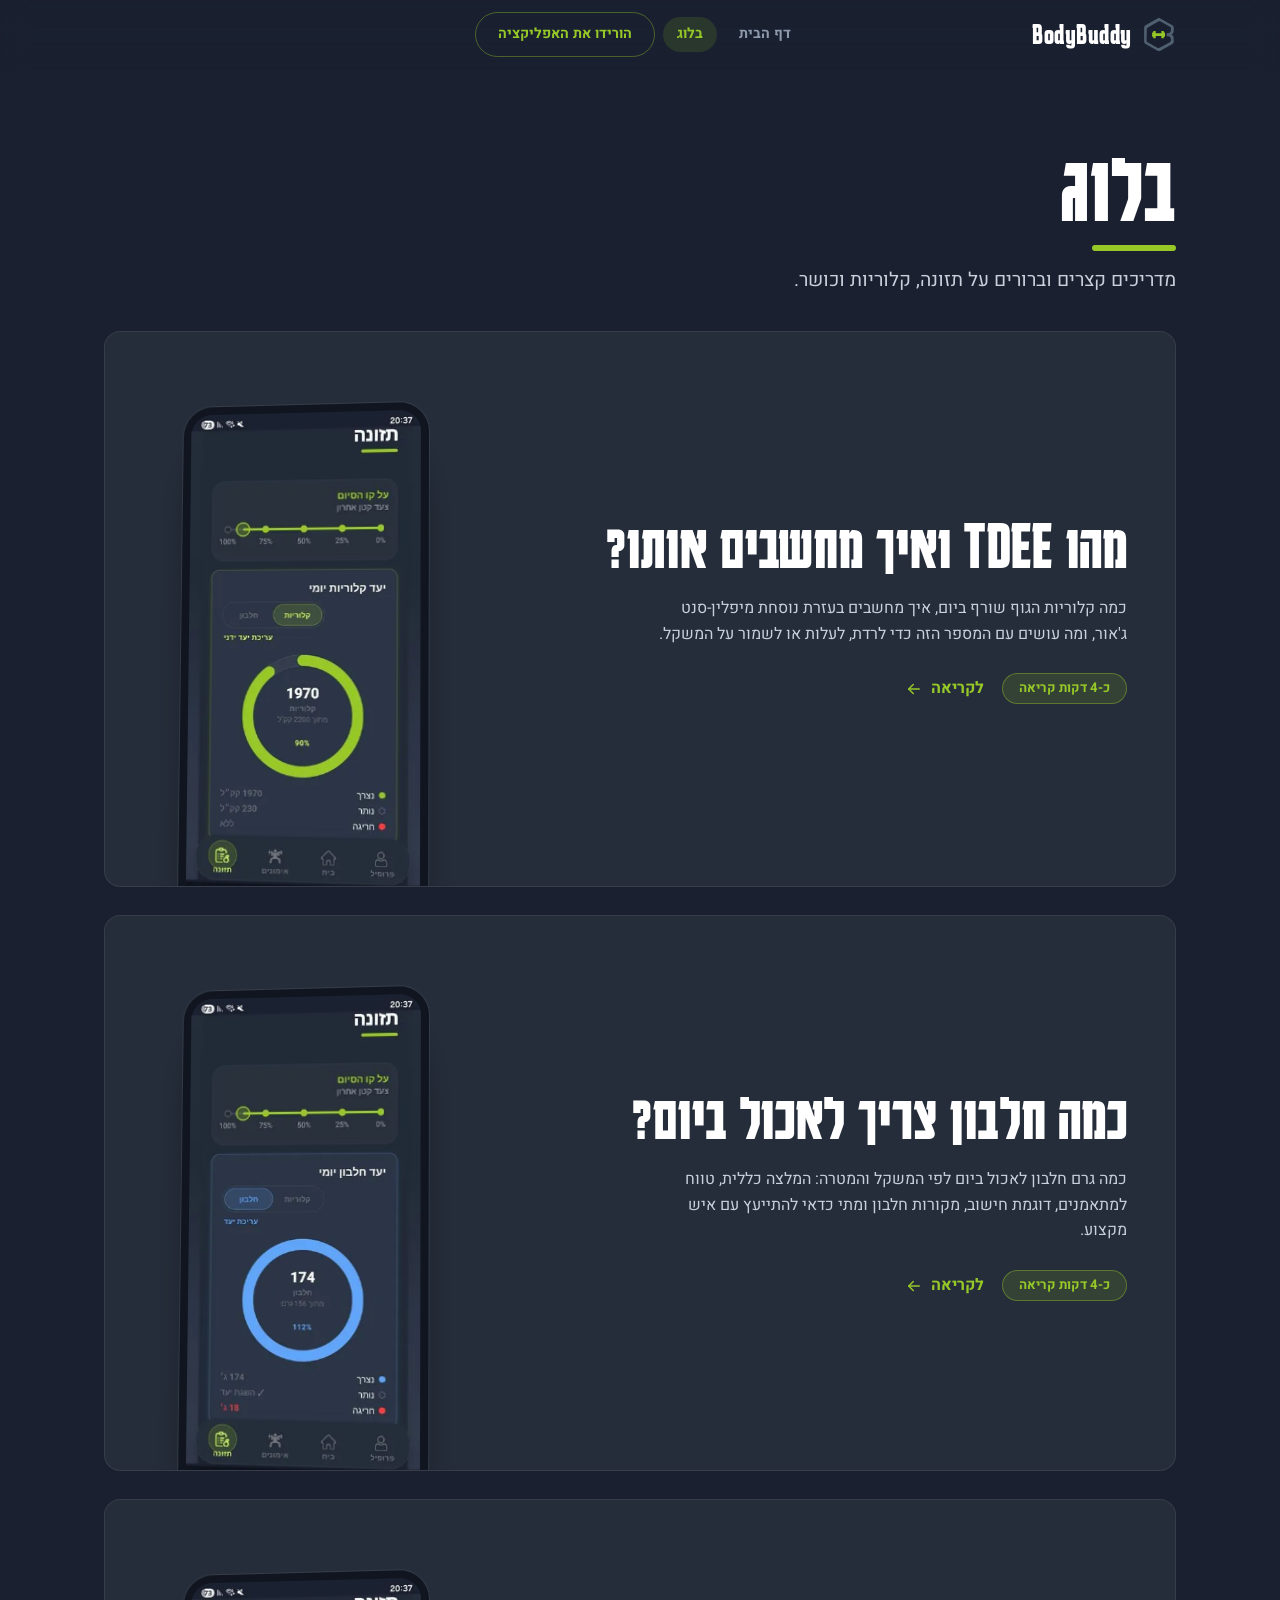
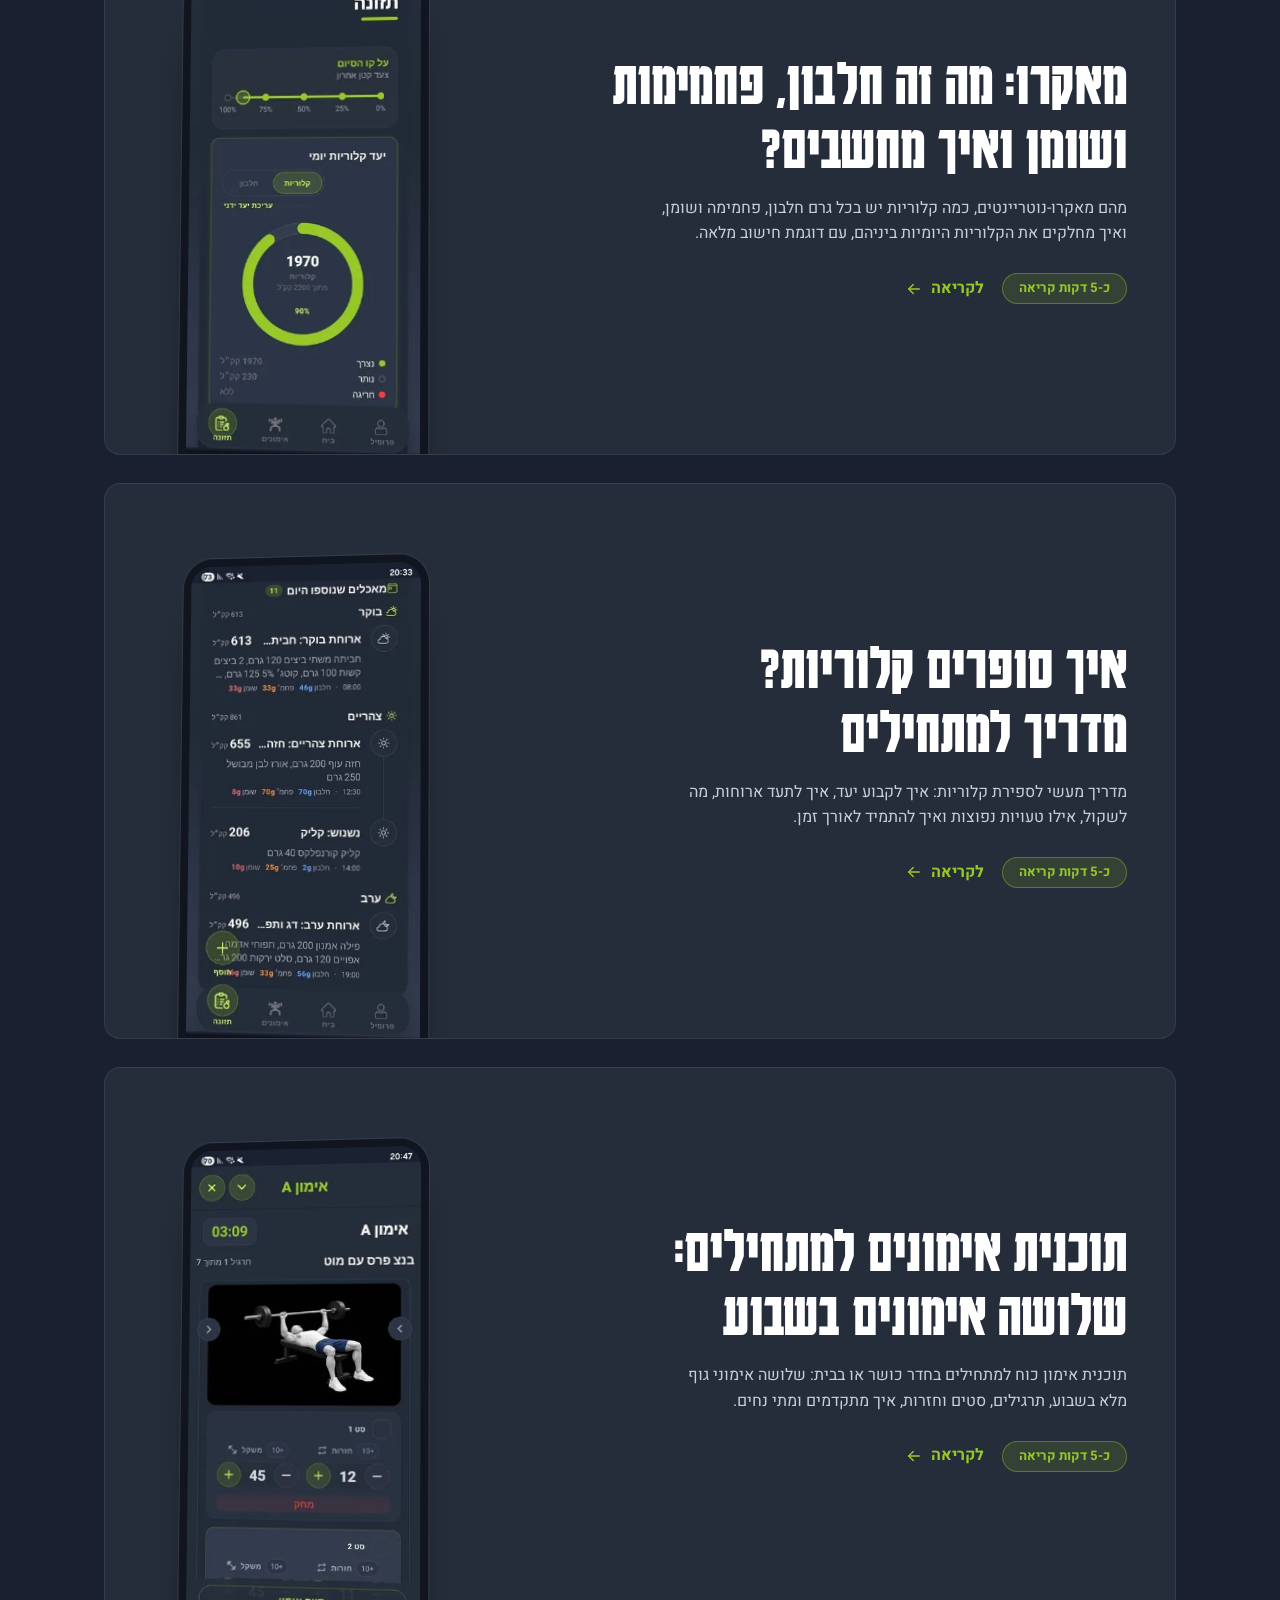
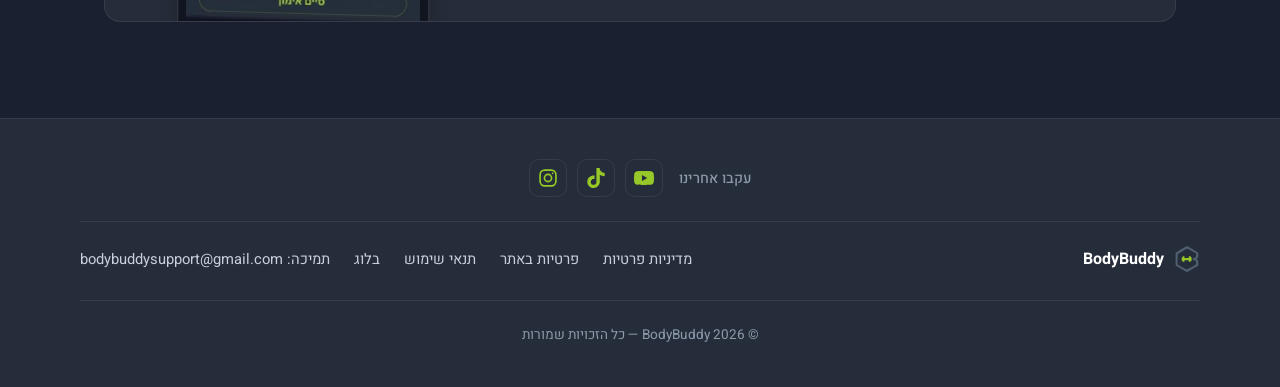
<file: blog/index.html>
<!DOCTYPE html>
<html lang="he" dir="rtl">
<head>
<meta charset="UTF-8">
<script>window.dataLayer=window.dataLayer||[];function gtag(){dataLayer.push(arguments);}gtag('js',new Date());gtag('config','G-S3BT5KTJZK');
addEventListener('load',function(){var s=document.createElement('script');s.async=true;s.src='https://www.googletagmanager.com/gtag/js?id=G-S3BT5KTJZK';document.head.appendChild(s);});</script>
<meta name="viewport" content="width=device-width, initial-scale=1.0">
<title>BodyBuddy – בלוג</title>
<meta name="description" content="מדריכים קצרים על תזונה, קלוריות וכושר מהצוות של BodyBuddy.">
<meta name="theme-color" content="#1a2030">
<link rel="canonical" href="https://bodybuddy.fitness/blog/">
<meta property="og:type" content="website">
<meta property="og:site_name" content="BodyBuddy">
<meta property="og:locale" content="he_IL">
<meta property="og:title" content="BodyBuddy – בלוג">
<meta property="og:description" content="מדריכים קצרים על תזונה, קלוריות וכושר מהצוות של BodyBuddy.">
<meta property="og:url" content="https://bodybuddy.fitness/blog/">
<meta property="og:image" content="https://bodybuddy.fitness/images/og-image.png">
<link rel="icon" href="../favicon.ico" sizes="48x48">
<link rel="icon" type="image/svg+xml" href="../images/icon.svg">
<link rel="icon" type="image/png" sizes="32x32" href="../images/favicon-32.png">
<link rel="icon" type="image/png" sizes="48x48" href="../images/favicon-48.png">
<link rel="icon" type="image/png" sizes="192x192" href="../images/favicon-192.png">
<link rel="apple-touch-icon" sizes="180x180" href="../images/apple-touch-icon.png">
<link rel="manifest" href="../site.webmanifest">
<link rel="preconnect" href="https://fonts.googleapis.com">
<link rel="preconnect" href="https://fonts.gstatic.com" crossorigin>
<link rel="preload" as="style" href="https://fonts.googleapis.com/css2?family=Heebo:wght@400;500;700&family=Karantina:wght@700&display=swap" onload="this.onload=null;this.rel='stylesheet'">
<noscript><link rel="stylesheet" href="https://fonts.googleapis.com/css2?family=Heebo:wght@400;500;700&family=Karantina:wght@700&display=swap"></noscript>
<script>document.documentElement.classList.add('js');</script>
<link rel="stylesheet" href="../style.css">
<link rel="stylesheet" href="blog.css">
</head>
<body>

<div class="lap" aria-hidden="true"><i id="lapBar"></i></div>

<header class="site-header" id="siteHeader">
  <div class="header-inner">
    <a href="../index.html" class="brand" aria-label="BodyBuddy — לדף הבית">
      <img src="../images/logo-mark.svg" alt="" class="brand-logo" width="34" height="34">
      <span class="brand-name">BodyBuddy</span>
    </a>
    <div class="header-actions">
      <a href="../index.html" class="nav-link nav-home">דף הבית</a>
      <a href="index.html" class="nav-link is-current" aria-current="page">בלוג</a>
      <a href="../index.html#download" class="btn btn-ghost btn-small">הורידו את האפליקציה</a>
    </div>
  </div>
</header>

<main>
  <div class="section-inner">
    <header class="blog-hero">
      <h1 class="blog-title">בלוג</h1>
      <p class="blog-sub">מדריכים קצרים וברורים על תזונה, קלוריות וכושר.</p>
    </header>

    <div class="posts">
      <a class="post-feature" href="tdee/index.html">
        <div class="post-feature-text">
          <h2>מהו TDEE ואיך מחשבים אותו?</h2>
          <p>כמה קלוריות הגוף שורף ביום, איך מחשבים בעזרת נוסחת מיפלין-סנט ג'אור, ומה עושים עם המספר הזה כדי לרדת, לעלות או לשמור על המשקל.</p>
          <div class="read-meta">
            <span class="chip">כ-4 דקות קריאה</span>
            <span class="read-more">לקריאה
              <svg viewBox="0 0 24 24" fill="none" stroke="currentColor" stroke-width="2" stroke-linecap="round" stroke-linejoin="round" aria-hidden="true"><path d="M19 12H5"/><path d="M11 6l-6 6 6 6"/></svg>
            </span>
          </div>
        </div>
        <div class="post-feature-shot" aria-hidden="true">
          <img src="../images/screens/w640/nutrition-calories.webp" srcset="../images/screens/w360/nutrition-calories.webp 360w, ../images/screens/w640/nutrition-calories.webp 640w" sizes="220px" alt="" width="640" height="1372" loading="lazy">
        </div>
      </a>
      <a class="post-feature" href="protein/index.html">
        <div class="post-feature-text">
          <h2>כמה חלבון צריך לאכול ביום?</h2>
          <p>כמה גרם חלבון לאכול ביום לפי המשקל והמטרה: המלצה כללית, טווח למתאמנים, דוגמת חישוב, מקורות חלבון ומתי כדאי להתייעץ עם איש מקצוע.</p>
          <div class="read-meta">
            <span class="chip">כ-4 דקות קריאה</span>
            <span class="read-more">לקריאה
              <svg viewBox="0 0 24 24" fill="none" stroke="currentColor" stroke-width="2" stroke-linecap="round" stroke-linejoin="round" aria-hidden="true"><path d="M19 12H5"/><path d="M11 6l-6 6 6 6"/></svg>
            </span>
          </div>
        </div>
        <div class="post-feature-shot" aria-hidden="true">
          <img src="../images/screens/w640/nutrition-protein.webp" srcset="../images/screens/w360/nutrition-protein.webp 360w, ../images/screens/w640/nutrition-protein.webp 640w" sizes="220px" alt="" width="640" height="1372" loading="lazy">
        </div>
      </a>
      <a class="post-feature" href="macros/index.html">
        <div class="post-feature-text">
          <h2>מאקרו: מה זה חלבון, פחמימות ושומן ואיך מחשבים?</h2>
          <p>מהם מאקרו-נוטריינטים, כמה קלוריות יש בכל גרם חלבון, פחמימה ושומן, ואיך מחלקים את הקלוריות היומיות ביניהם, עם דוגמת חישוב מלאה.</p>
          <div class="read-meta">
            <span class="chip">כ-5 דקות קריאה</span>
            <span class="read-more">לקריאה
              <svg viewBox="0 0 24 24" fill="none" stroke="currentColor" stroke-width="2" stroke-linecap="round" stroke-linejoin="round" aria-hidden="true"><path d="M19 12H5"/><path d="M11 6l-6 6 6 6"/></svg>
            </span>
          </div>
        </div>
        <div class="post-feature-shot" aria-hidden="true">
          <img src="../images/screens/w640/nutrition-calories.webp" srcset="../images/screens/w360/nutrition-calories.webp 360w, ../images/screens/w640/nutrition-calories.webp 640w" sizes="220px" alt="" width="640" height="1372" loading="lazy">
        </div>
      </a>
      <a class="post-feature" href="calorie-counting/index.html">
        <div class="post-feature-text">
          <h2>איך סופרים קלוריות? מדריך למתחילים</h2>
          <p>מדריך מעשי לספירת קלוריות: איך לקבוע יעד, איך לתעד ארוחות, מה לשקול, אילו טעויות נפוצות ואיך להתמיד לאורך זמן.</p>
          <div class="read-meta">
            <span class="chip">כ-5 דקות קריאה</span>
            <span class="read-more">לקריאה
              <svg viewBox="0 0 24 24" fill="none" stroke="currentColor" stroke-width="2" stroke-linecap="round" stroke-linejoin="round" aria-hidden="true"><path d="M19 12H5"/><path d="M11 6l-6 6 6 6"/></svg>
            </span>
          </div>
        </div>
        <div class="post-feature-shot" aria-hidden="true">
          <img src="../images/screens/w640/diary.webp" srcset="../images/screens/w360/diary.webp 360w, ../images/screens/w640/diary.webp 640w" sizes="220px" alt="" width="640" height="1372" loading="lazy">
        </div>
      </a>
      <a class="post-feature" href="beginner-workout/index.html">
        <div class="post-feature-text">
          <h2>תוכנית אימונים למתחילים: שלושה אימונים בשבוע</h2>
          <p>תוכנית אימון כוח למתחילים בחדר כושר או בבית: שלושה אימוני גוף מלא בשבוע, תרגילים, סטים וחזרות, איך מתקדמים ומתי נחים.</p>
          <div class="read-meta">
            <span class="chip">כ-5 דקות קריאה</span>
            <span class="read-more">לקריאה
              <svg viewBox="0 0 24 24" fill="none" stroke="currentColor" stroke-width="2" stroke-linecap="round" stroke-linejoin="round" aria-hidden="true"><path d="M19 12H5"/><path d="M11 6l-6 6 6 6"/></svg>
            </span>
          </div>
        </div>
        <div class="post-feature-shot" aria-hidden="true">
          <img src="../images/screens/w640/workout-session.webp" srcset="../images/screens/w360/workout-session.webp 360w, ../images/screens/w640/workout-session.webp 640w" sizes="220px" alt="" width="640" height="1372" loading="lazy">
        </div>
      </a>
    </div>
  </div>
</main>

<footer class="site-footer">
  <div class="footer-inner">
    <div class="footer-social" aria-label="רשתות חברתיות">
      <span class="footer-social-label">עקבו אחרינו</span>
      <a class="social-icon" href="https://www.youtube.com/@BodyBuddy-Fitness" target="_blank" rel="noopener" aria-label="BodyBuddy ביוטיוב" title="יוטיוב">
        <svg viewBox="0 0 24 24" aria-hidden="true"><path fill="currentColor" fill-rule="evenodd" d="M23.5 6.2a3 3 0 0 0-2.1-2.1C19.5 3.6 12 3.6 12 3.6s-7.5 0-9.4.5A3 3 0 0 0 .5 6.2 31.3 31.3 0 0 0 0 12a31.3 31.3 0 0 0 .5 5.8 3 3 0 0 0 2.1 2.1c1.9.5 9.4.5 9.4.5s7.5 0 9.4-.5a3 3 0 0 0 2.1-2.1A31.3 31.3 0 0 0 24 12a31.3 31.3 0 0 0-.5-5.8ZM9.6 15.6V8.4l6.3 3.6-6.3 3.6Z"/></svg>
      </a>
      <a class="social-icon" href="https://www.tiktok.com/@bodybuddy.app" target="_blank" rel="noopener" aria-label="BodyBuddy בטיקטוק" title="טיקטוק">
        <svg viewBox="0 0 24 24" aria-hidden="true"><path fill="currentColor" d="M12.53.02c1.31-.02 2.61-.01 3.91-.02.08 1.53.63 3.09 1.75 4.17 1.12 1.11 2.7 1.62 4.24 1.79v4.03c-1.44-.05-2.89-.35-4.2-.97-.57-.26-1.1-.59-1.62-.93-.01 2.92.01 5.84-.02 8.75-.08 1.4-.54 2.79-1.35 3.94-1.31 1.92-3.58 3.17-5.91 3.21-1.43.08-2.86-.31-4.08-1.03-2.02-1.19-3.44-3.37-3.65-5.71-.02-.5-.03-1-.01-1.49.18-1.9 1.12-3.72 2.58-4.96 1.66-1.44 3.98-2.13 6.15-1.72.02 1.48-.04 2.96-.04 4.44-.99-.32-2.15-.23-3.02.37-.63.41-1.11 1.04-1.36 1.75-.21.51-.15 1.07-.14 1.61.24 1.64 1.82 3.02 3.5 2.87 1.12-.01 2.19-.66 2.77-1.61.19-.33.4-.67.41-1.06.1-1.79.06-3.57.07-5.36.01-4.03-.01-8.05.02-12.07Z"/></svg>
      </a>
      <a class="social-icon" href="https://www.instagram.com/bodybuddy_app/" target="_blank" rel="noopener" aria-label="BodyBuddy באינסטגרם" title="אינסטגרם">
        <svg viewBox="0 0 24 24" aria-hidden="true" fill="none" stroke="currentColor" stroke-width="2"><rect x="2.5" y="2.5" width="19" height="19" rx="5.5"/><circle cx="12" cy="12" r="4.3"/><circle cx="17.6" cy="6.4" r="1.1" fill="currentColor" stroke="none"/></svg>
      </a>
    </div>
    <div class="footer-brand">
      <img src="../images/logo-mark.svg" alt="" class="footer-logo" width="26" height="26">
      <span>BodyBuddy</span>
    </div>
    <nav class="footer-links" aria-label="קישורי פוטר">
      <a href="/privacypolicy/">מדיניות פרטיות</a>
      <a href="/website-privacy/">פרטיות באתר</a>
      <a href="/termsofservice/">תנאי שימוש</a>
      <a href="index.html">בלוג</a>
      <a href="mailto:bodybuddysupport@gmail.com">תמיכה: bodybuddysupport@gmail.com</a>
    </nav>
    <p class="copyright">© <span id="year">2026</span> BodyBuddy — כל הזכויות שמורות</p>
  </div>
</footer>

<script src="blog.js"></script>
</body>
</html>
</file>
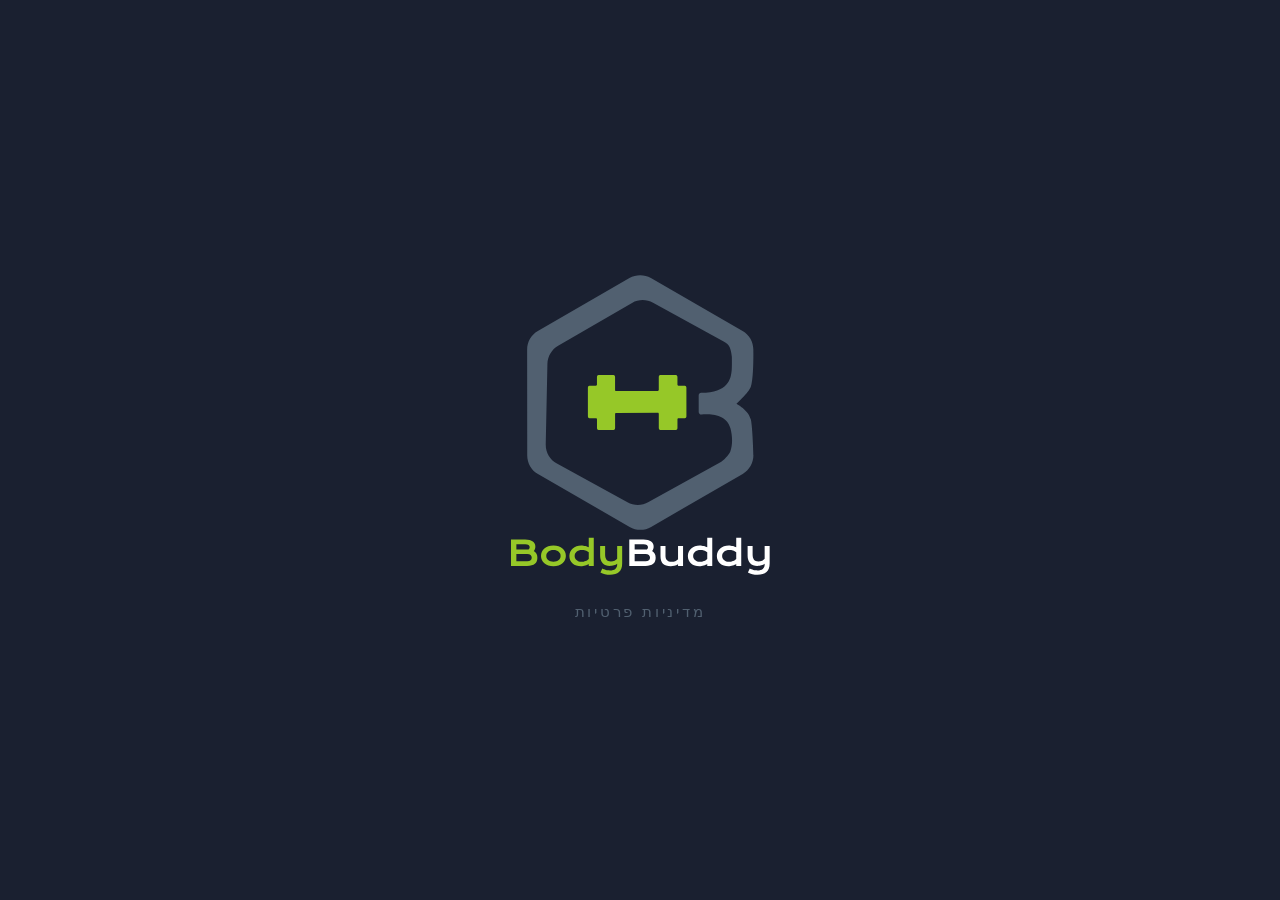
<file: privacypolicy/index.html>
<!DOCTYPE html>
<html lang="he" dir="rtl">
<head>
  <meta charset="UTF-8" />
  <meta name="viewport" content="width=device-width, initial-scale=1.0" />
  <meta name="theme-color" content="#1a2030">
  <title>BodyBuddy – מדיניות פרטיות</title>
  <link rel="icon" href="../favicon.ico" sizes="48x48">
  <link rel="icon" type="image/svg+xml" href="../images/icon.svg">
  <link rel="icon" type="image/png" sizes="32x32" href="../images/favicon-32.png">
  <link rel="icon" type="image/png" sizes="48x48" href="../images/favicon-48.png">
  <link rel="icon" type="image/png" sizes="192x192" href="../images/favicon-192.png">
  <link rel="apple-touch-icon" sizes="180x180" href="../images/apple-touch-icon.png">
  <link rel="manifest" href="../site.webmanifest">
  <style>
    *, *::before, *::after { box-sizing: border-box; margin: 0; padding: 0; }
    [hidden] { display: none !important; }

    :root {
      --bg:       #1a2030;
      --surface:  #252d3a;
      --inner:    #2c3545;
      --green:    #96C828;
      --muted:    #516070;
      --text:     #c8d0db;
      --heading:  #ffffff;
      --radius:   16px;
    }

    html { scroll-behavior: smooth; }

    body {
      background: var(--bg);
      color: var(--text);
      font-family: -apple-system, BlinkMacSystemFont, 'Segoe UI', Roboto, sans-serif;
      line-height: 1.7;
      min-height: 100vh;
    }

    /* ───── SPLASH ───── */
    #splash {
      position: fixed;
      inset: 0;
      z-index: 100;
      display: flex;
      flex-direction: column;
      align-items: center;
      justify-content: center;
      background: var(--bg);
      gap: 24px;
      transition: opacity 0.6s ease, visibility 0.6s ease;
    }
    #splash.hidden { opacity: 0; visibility: hidden; }

    .splash-subtitle {
      color: var(--muted);
      font-size: 0.95rem;
      letter-spacing: 0.18em;
      text-transform: uppercase;
      opacity: 0;
      animation: fade-in 0.4s ease 0.97s forwards;
    }

    /* ───── STICKY HEADER ───── */
    header {
      position: sticky;
      top: 0;
      z-index: 50;
      direction: ltr;
      display: flex;
      align-items: center;
      justify-content: space-between;
      gap: 16px;
      padding: 10px 24px;
      background: rgba(26, 32, 48, 0.92);
      backdrop-filter: blur(14px);
      -webkit-backdrop-filter: blur(14px);
      border-bottom: 1px solid rgba(150, 200, 40, 0.15);
    }
    .header-label {
      font-size: 0.8rem;
      letter-spacing: 0.14em;
      text-transform: uppercase;
      color: var(--muted);
      flex: 1;
    }

    /* ───── LANGUAGE TOGGLE ───── */
    .lang-toggle {
      display: flex;
      border-radius: 999px;
      border: 1px solid rgba(255,255,255,0.12);
      background: rgba(255,255,255,0.05);
      overflow: hidden;
      flex-shrink: 0;
    }
    .lang-toggle button {
      appearance: none;
      border: none;
      background: transparent;
      color: var(--muted);
      font-size: 0.78rem;
      font-weight: 700;
      letter-spacing: 0.06em;
      padding: 6px 14px;
      cursor: pointer;
      transition: background 0.15s, color 0.15s;
    }
    .lang-toggle button.active {
      background: rgba(150, 200, 40, 0.2);
      color: var(--green);
    }
    .lang-toggle button:hover:not(.active) {
      color: var(--text);
    }

    /* ───── DOCUMENT TOGGLE ───── */
    .doc-toggle {
      display: flex;
      justify-content: center;
      width: fit-content;
      margin: 20px auto 24px;
      border-radius: 999px;
      border: 1px solid rgba(255,255,255,0.12);
      background: rgba(255,255,255,0.05);
      overflow: hidden;
    }
    .doc-toggle button {
      appearance: none;
      border: none;
      background: transparent;
      color: var(--muted);
      font-size: 0.85rem;
      font-weight: 700;
      padding: 8px 20px;
      cursor: pointer;
      transition: background 0.15s, color 0.15s;
    }
    .doc-toggle button.active {
      background: rgba(150, 200, 40, 0.2);
      color: var(--green);
    }
    .doc-toggle button:hover:not(.active) {
      color: var(--text);
    }

    /* ───── MAIN ───── */
    main {
      max-width: 740px;
      margin: 0 auto;
      padding: 40px 20px 80px;
    }

    /* ───── HERO INSIDE MAIN ───── */
    .page-hero {
      text-align: center;
      margin-bottom: 48px;
    }
    .page-hero h1 {
      font-size: clamp(1.8rem, 5vw, 2.6rem);
      color: var(--heading);
      font-weight: 700;
      margin-bottom: 8px;
    }
    .page-hero h1 span { color: var(--green); }
    .date-badge {
      display: inline-block;
      background: rgba(150, 200, 40, 0.15);
      color: var(--green);
      border: 1px solid rgba(150, 200, 40, 0.35);
      border-radius: 999px;
      padding: 4px 16px;
      font-size: 0.78rem;
      letter-spacing: 0.02em;
      margin-top: 12px;
    }

    /* ───── CARDS ───── */
    .card {
      background: var(--surface);
      border-radius: var(--radius);
      padding: 28px 32px;
      margin-bottom: 20px;
      border: 1px solid rgba(255,255,255,0.04);
    }
    .card h2 {
      color: var(--heading);
      font-size: 1.05rem;
      font-weight: 700;
      margin-bottom: 16px;
      display: flex;
      align-items: center;
      gap: 10px;
    }
    .card h2::after {
      content: '';
      flex: 1;
      height: 2px;
      background: linear-gradient(90deg, var(--green) 0%, transparent 100%);
      border-radius: 999px;
    }
    [dir="rtl"] .card h2::after {
      background: linear-gradient(270deg, var(--green) 0%, transparent 100%);
    }
    .section-number {
      display: inline-flex;
      align-items: center;
      justify-content: center;
      flex-shrink: 0;
      width: 24px;
      height: 24px;
      border-radius: 999px;
      background: rgba(150, 200, 40, 0.15);
      border: 1px solid rgba(150, 200, 40, 0.4);
      color: var(--green);
      font-size: 0.78rem;
      font-weight: 700;
    }
    .card p { margin-bottom: 12px; }
    .card p:last-child { margin-bottom: 0; }
    .card ul {
      padding-inline-start: 20px;
      margin: 10px 0;
      display: flex;
      flex-direction: column;
      gap: 6px;
    }
    .card ul li::marker { color: var(--green); }

    a {
      color: var(--green);
      text-decoration: none;
    }
    a:hover { text-decoration: underline; }

    .contact-btn {
      display: inline-flex;
      align-items: center;
      gap: 8px;
      margin-top: 14px;
      background: rgba(150, 200, 40, 0.12);
      border: 1px solid rgba(150, 200, 40, 0.4);
      border-radius: 999px;
      padding: 8px 22px;
      color: var(--green);
      font-size: 0.9rem;
      font-weight: 600;
      transition: background 0.2s;
    }
    .contact-btn:hover {
      background: rgba(150, 200, 40, 0.22);
      text-decoration: none;
    }
    .contact-btn svg { flex-shrink: 0; }

    /* ───── WHAT'S NEW ───── */
    .changes-card {
      background: rgba(150, 200, 40, 0.08);
      border: 1px solid rgba(150, 200, 40, 0.35);
      border-radius: var(--radius);
      padding: 24px 28px;
      margin-bottom: 32px;
    }
    .changes-card h2 {
      color: var(--green);
      font-size: 1rem;
      font-weight: 700;
      margin-bottom: 12px;
      display: flex;
      align-items: center;
      gap: 8px;
    }
    .changes-card h2 svg { flex-shrink: 0; }
    .changes-card ul {
      padding-inline-start: 20px;
      margin: 0;
      display: flex;
      flex-direction: column;
      gap: 6px;
    }
    .changes-card ul li::marker { color: var(--green); }
    .changes-card ul li { color: var(--text); font-size: 0.92rem; }

    footer {
      text-align: center;
      padding: 32px 20px;
      color: var(--muted);
      font-size: 0.78rem;
    }

    /* ───── BACK TO TOP ───── */
    .back-to-top {
      position: fixed;
      right: 24px;
      bottom: 24px;
      z-index: 60;
      width: 48px;
      height: 48px;
      border-radius: 999px;
      background: rgba(150, 200, 40, 0.18);
      border: 1px solid rgba(150, 200, 40, 0.45);
      color: var(--green);
      display: flex;
      align-items: center;
      justify-content: center;
      cursor: pointer;
      opacity: 0;
      visibility: hidden;
      transform: translateY(8px);
      transition: opacity 0.2s ease, transform 0.2s ease, visibility 0.2s, background 0.15s;
    }
    .back-to-top.visible {
      opacity: 1;
      visibility: visible;
      transform: translateY(0);
    }
    .back-to-top:hover {
      background: rgba(150, 200, 40, 0.28);
    }
    @media (max-width: 500px) {
      .back-to-top { right: 16px; bottom: 16px; width: 44px; height: 44px; }
    }

    /* ───── LOADING ───── */
    .loading-wrap {
      display: flex;
      flex-direction: column;
      align-items: center;
      gap: 16px;
      padding: 60px 20px;
      color: var(--muted);
      font-size: 0.9rem;
    }
    /* ───── BODYBUDDY LOADING ICON (elastic trail spin) ───── */
    .bb-loading-icon {
      position: relative;
      width: 56px;
      height: 56px;
    }
    .bb-loading-icon svg {
      position: absolute;
      inset: 0;
      width: 100%;
      height: 100%;
    }
    .bb-loading-main {
      animation: bb-spin 1.3s cubic-bezier(0.34, 1.56, 0.64, 1) infinite;
    }
    .bb-loading-ghost1 {
      opacity: 0.16;
      animation: bb-spin 1.3s cubic-bezier(0.34, 1.56, 0.64, 1) infinite;
      animation-delay: -90ms;
    }
    .bb-loading-ghost2 {
      opacity: 0.07;
      animation: bb-spin 1.3s cubic-bezier(0.34, 1.56, 0.64, 1) infinite;
      animation-delay: -170ms;
    }
    @keyframes bb-spin {
      to { transform: rotate(360deg); }
    }

    /* ───── ERROR ───── */
    .error-wrap {
      display: flex;
      flex-direction: column;
      align-items: center;
      text-align: center;
      gap: 16px;
      padding: 48px 20px;
    }
    .retry-btn {
      appearance: none;
      border: 1px solid rgba(255,255,255,0.16);
      background: rgba(255,255,255,0.05);
      color: var(--text);
      border-radius: 999px;
      padding: 8px 22px;
      font-size: 0.85rem;
      cursor: pointer;
    }
    .retry-btn:hover { background: rgba(255,255,255,0.1); }

    /* ───── LOGO SVG ANIMATIONS ───── */
    @keyframes slide-left {
      from { opacity: 0; transform: translateX(-40px); }
      to   { opacity: 1; transform: translateX(0); }
    }
    @keyframes slide-right {
      from { opacity: 0; transform: translateX(40px); }
      to   { opacity: 1; transform: translateX(0); }
    }
    @keyframes scale-in {
      from { opacity: 0; transform: scale(0.3); }
      to   { opacity: 1; transform: scale(1); }
    }
    @keyframes slide-up {
      from { opacity: 0; transform: translateY(20px); }
      to   { opacity: 1; transform: translateY(0); }
    }
    @keyframes fade-in {
      from { opacity: 0; }
      to   { opacity: 1; }
    }

    /* Each group starts invisible and animates in */
    .logo-left-b,
    .logo-right-b,
    .logo-upper-conn,
    .logo-lower-conn,
    .logo-text {
      opacity: 0;
    }
    .logo-left-b {
      animation: slide-left 0.4s cubic-bezier(.4,0,.2,1) 0ms forwards;
    }
    .logo-right-b {
      animation: slide-right 0.4s cubic-bezier(.4,0,.2,1) 150ms forwards;
    }
    .logo-upper-conn {
      transform-box: fill-box;
      transform-origin: center;
      animation: scale-in 0.35s cubic-bezier(.34,1.56,.64,1) 300ms forwards;
    }
    .logo-lower-conn {
      transform-box: fill-box;
      transform-origin: center;
      animation: scale-in 0.35s cubic-bezier(.34,1.56,.64,1) 420ms forwards;
    }
    .logo-text {
      transform-box: fill-box;
      transform-origin: center;
      animation: slide-up 0.4s cubic-bezier(.4,0,.2,1) 570ms forwards;
    }

    /* Small header logo – no animation replay */
    .header-logo .logo-left-b,
    .header-logo .logo-right-b,
    .header-logo .logo-upper-conn,
    .header-logo .logo-lower-conn,
    .header-logo .logo-text {
      opacity: 1;
      animation: none;
    }

    @media (max-width: 500px) {
      .card { padding: 20px 18px; }
      header { padding: 8px 16px; }
    }
  </style>
</head>
<body>

<!-- BodyBuddy hex/H logo mark, reused by the loading icon -->
<svg width="0" height="0" style="position:absolute" aria-hidden="true">
  <defs>
    <symbol id="bb-logo-mark" viewBox="0 0 717 720">
      <path d="M624.163 356.05C624.163 356.05 657.694 325.231 663.672 309.531C672.416 286.599 670.886 205.878 670.886 205.878C670.867 184.64 659.54 165.021 641.141 154.437L387.313 8.19626C368.915 -2.38839 346.256 -2.36874 327.914 8.24777L74.3022 154.928C55.9224 165.582 44.6289 185.22 44.6473 206.421L44.9013 499.417C44.9197 520.656 56.2473 540.274 74.6456 550.859L328.474 697.137C346.872 707.721 369.531 707.702 387.873 697.085L641.447 550.367C659.827 539.751 671.121 520.113 671.102 498.874C671.102 498.874 668.825 420.514 663.975 399.991C657.736 373.626 624.126 356.05 624.126 356.05L624.163 356.05Z M578.538 519.107L380.735 628.169C362.767 638.56 340.67 638.842 322.46 628.856L127.054 521.821C107.607 511.162 95.7164 490.608 96.1841 468.47L100.822 245.703C101.254 224.951 112.51 205.913 130.478 195.522L335.015 77.1643C352.983 66.7728 375.079 66.4915 393.29 76.477L588.696 183.512C605.369 191.027 609.201 204.958 611.43 226.719C611.43 226.719 611.789 252.377 611.048 261.78C608.899 288.677 601.028 324.343 526.611 326.056C522.716 326.134 519.573 329.321 519.577 333.217L519.616 378.841C519.62 383.073 523.256 386.366 527.487 385.988C546.998 384.211 596.884 383.83 607.481 424.276C614.019 449.255 612.953 472.255 607.386 487.393C603.762 497.285 587.971 513.705 578.538 519.144L578.538 519.107Z" fill="#516070" fill-rule="evenodd"/>
      <path d="M283.792 276.638C286.162 276.636 288.078 279.099 288.081 282.151L288.112 317.829C288.113 319.649 289.264 321.127 290.677 321.126L406.577 321.026C407.99 321.024 409.137 319.544 409.135 317.724L409.104 282.046C409.102 278.994 411.014 276.528 413.385 276.525L456.47 276.488C458.84 276.486 460.757 278.949 460.76 282.001L460.778 302.874C460.779 304.694 461.929 306.172 463.342 306.171L481.278 306.155C483.648 306.153 485.564 308.616 485.567 311.668L485.635 390.607C485.638 393.659 483.726 396.125 481.356 396.128L463.376 396.143C461.963 396.145 460.815 397.625 460.816 399.444L460.837 423.065C460.84 426.117 458.928 428.584 456.558 428.587L413.473 428.624C411.102 428.626 409.185 426.162 409.183 423.11L409.149 384.664C409.148 382.844 407.997 381.367 406.584 381.368L290.715 381.469C289.301 381.47 288.154 382.949 288.155 384.769L288.189 423.215C288.191 426.267 286.28 428.734 283.909 428.736L242.356 428.772C239.985 428.774 238.068 426.311 238.066 423.259L238.045 399.638C238.043 397.818 236.893 396.34 235.48 396.341L217.177 396.357C214.806 396.359 212.89 393.896 212.887 390.844L212.819 311.904C212.816 308.852 214.728 306.386 217.099 306.384L235.416 306.368C236.83 306.367 237.977 304.887 237.976 303.067L237.958 282.194C237.955 279.142 239.868 276.676 242.238 276.674L283.792 276.638Z" fill="#96C828"/>
    </symbol>
  </defs>
</svg>

<!-- ═══════════════ SPLASH ═══════════════ -->
<div id="splash">
  <svg class="logo-splash" width="259" height="300" viewBox="0 0 717 830" fill="none" xmlns="http://www.w3.org/2000/svg">
    <g class="logo-left-b">
      <path d="M624.163 356.05C624.163 356.05 657.694 325.231 663.672 309.531C672.416 286.599 670.886 205.878 670.886 205.878C670.867 184.64 659.54 165.021 641.141 154.437L387.313 8.19626C368.915 -2.38839 346.256 -2.36874 327.914 8.24777L74.3022 154.928C55.9224 165.582 44.6289 185.22 44.6473 206.421L44.9013 499.417C44.9197 520.656 56.2473 540.274 74.6456 550.859L328.474 697.137C346.872 707.721 369.531 707.702 387.873 697.085L641.447 550.367C659.827 539.751 671.121 520.113 671.102 498.874C671.102 498.874 668.825 420.514 663.975 399.991C657.736 373.626 624.126 356.05 624.126 356.05L624.163 356.05ZM578.538 519.107L380.735 628.169C362.767 638.56 340.67 638.842 322.46 628.856L127.054 521.821C107.607 511.162 95.7164 490.608 96.1841 468.47L100.822 245.703C101.254 224.951 112.51 205.913 130.478 195.522L335.015 77.1643C352.983 66.7728 375.079 66.4915 393.29 76.477L588.696 183.512C605.369 191.027 609.201 204.958 611.43 226.719C611.43 226.719 611.789 252.377 611.048 261.78C608.899 288.677 601.028 324.343 526.611 326.056C522.716 326.134 519.573 329.321 519.577 333.217L519.616 378.841C519.62 383.073 523.256 386.366 527.487 385.988C546.998 384.211 596.884 383.83 607.481 424.276C614.019 449.255 612.953 472.255 607.386 487.393C603.762 497.285 587.971 513.705 578.538 519.144L578.538 519.107Z" fill="#516070"/>
    </g>
    <g class="logo-upper-conn">
      <path d="M283.792 276.638C286.162 276.636 288.078 279.099 288.081 282.151L288.112 317.829C288.113 319.649 289.264 321.127 290.677 321.126L406.577 321.026C407.99 321.024 409.137 319.544 409.135 317.724L409.104 282.046C409.102 278.994 411.014 276.528 413.385 276.525L456.47 276.488C458.84 276.486 460.757 278.949 460.76 282.001L460.778 302.874C460.779 304.694 461.929 306.172 463.342 306.171L481.278 306.155C483.648 306.153 485.564 308.616 485.567 311.668L485.635 390.607C485.638 393.659 483.726 396.125 481.356 396.128L463.376 396.143C461.963 396.145 460.815 397.625 460.816 399.444L460.837 423.065C460.84 426.117 458.928 428.584 456.558 428.587L413.473 428.624C411.102 428.626 409.185 426.162 409.183 423.11L409.149 384.664C409.148 382.844 407.997 381.367 406.584 381.368L290.715 381.469C289.301 381.47 288.154 382.949 288.155 384.769L288.189 423.215C288.191 426.267 286.28 428.734 283.909 428.736L242.356 428.772C239.985 428.774 238.068 426.311 238.066 423.259L238.045 399.638C238.043 397.818 236.893 396.34 235.48 396.341L217.177 396.357C214.806 396.359 212.89 393.896 212.887 390.844L212.819 311.904C212.816 308.852 214.728 306.386 217.099 306.384L235.416 306.368C236.83 306.367 237.977 304.887 237.976 303.067L237.958 282.194C237.955 279.142 239.868 276.676 242.238 276.674L283.792 276.638Z" fill="#96C828"/>
    </g>
    <g class="logo-text">
      <path d="M0 731.734H39.1406C43.9219 731.734 48.0781 732.25 51.6094 733.281C55.1719 734.281 58.125 735.672 60.4688 737.453C62.8125 739.234 64.5469 741.359 65.6719 743.828C66.8281 746.266 67.4062 748.906 67.4062 751.75C67.4062 756.406 65.9375 760.484 63 763.984C66.375 765.984 68.8906 768.578 70.5469 771.766C72.2031 774.953 73.0312 778.578 73.0312 782.641C73.0312 786.047 72.4531 789.125 71.2969 791.875C70.1719 794.625 68.4375 796.984 66.0938 798.953C63.7812 800.891 60.8438 802.391 57.2812 803.453C53.75 804.484 49.5781 805 44.7656 805H0V731.734ZM44.8594 759.859C46.1406 759.859 47.3906 759.906 48.6094 760C50.7031 758 51.75 755.719 51.75 753.156C51.75 750.5 50.7031 748.453 48.6094 747.016C46.5469 745.547 43.5156 744.812 39.5156 744.812H14.8594V759.859H44.8594ZM45.1406 792.062C49.1406 792.062 52.1719 791.203 54.2344 789.484C56.3281 787.766 57.375 785.344 57.375 782.219C57.375 779.094 56.3281 776.656 54.2344 774.906C52.1719 773.156 49.1406 772.281 45.1406 772.281H14.8594V792.062H45.1406Z" fill="#96C828"/>
      <path d="M83.0625 777.344C83.0625 773.375 83.8594 769.656 85.4531 766.188C87.0781 762.719 89.375 759.688 92.3438 757.094C95.3438 754.5 98.9531 752.453 103.172 750.953C107.422 749.453 112.188 748.703 117.469 748.703C122.75 748.703 127.5 749.453 131.719 750.953C135.969 752.453 139.578 754.5 142.547 757.094C145.547 759.688 147.844 762.719 149.438 766.188C151.062 769.656 151.875 773.375 151.875 777.344C151.875 781.312 151.062 785.031 149.438 788.5C147.844 791.969 145.547 795 142.547 797.594C139.578 800.188 135.969 802.234 131.719 803.734C127.5 805.234 122.75 805.984 117.469 805.984C112.188 805.984 107.422 805.234 103.172 803.734C98.9531 802.234 95.3438 800.188 92.3438 797.594C89.375 795 87.0781 791.969 85.4531 788.5C83.8594 785.031 83.0625 781.312 83.0625 777.344ZM97.6406 777.344C97.6406 779.562 98.0781 781.672 98.9531 783.672C99.8594 785.641 101.156 787.391 102.844 788.922C104.562 790.422 106.641 791.625 109.078 792.531C111.547 793.406 114.344 793.844 117.469 793.844C120.594 793.844 123.375 793.406 125.812 792.531C128.281 791.625 130.359 790.422 132.047 788.922C133.766 787.391 135.062 785.641 135.938 783.672C136.844 781.672 137.297 779.562 137.297 777.344C137.297 775.125 136.844 773.016 135.938 771.016C135.062 769.016 133.766 767.266 132.047 765.766C130.359 764.234 128.281 763.031 125.812 762.156C123.375 761.25 120.594 760.797 117.469 760.797C114.344 760.797 111.547 761.25 109.078 762.156C106.641 763.031 104.562 764.234 102.844 765.766C101.156 767.266 99.8594 769.016 98.9531 771.016C98.0781 773.016 97.6406 775.125 97.6406 777.344Z" fill="#96C828"/>
      <path d="M161.625 777.578C161.625 773.172 162.453 769.203 164.109 765.672C165.766 762.109 168.047 759.078 170.953 756.578C173.891 754.047 177.359 752.109 181.359 750.766C185.391 749.391 189.75 748.703 194.438 748.703C196.438 748.703 198.406 748.828 200.344 749.078C202.312 749.328 204.188 749.672 205.969 750.109C207.781 750.547 209.469 751.078 211.031 751.703C212.625 752.297 214.031 752.953 215.25 753.672V727.234H229.125V805H215.25V799.797C214.031 800.641 212.594 801.438 210.938 802.188C209.281 802.938 207.5 803.594 205.594 804.156C203.688 804.719 201.703 805.156 199.641 805.469C197.609 805.812 195.594 805.984 193.594 805.984C188.906 805.984 184.594 805.297 180.656 803.922C176.75 802.547 173.391 800.609 170.578 798.109C167.766 795.609 165.562 792.625 163.969 789.156C162.406 785.656 161.625 781.797 161.625 777.578ZM176.203 777.578C176.203 779.797 176.641 781.891 177.516 783.859C178.422 785.828 179.703 787.562 181.359 789.062C183.047 790.531 185.062 791.703 187.406 792.578C189.781 793.422 192.438 793.844 195.375 793.844C197.25 793.844 199.125 793.672 201 793.328C202.875 792.953 204.672 792.438 206.391 791.781C208.141 791.125 209.766 790.328 211.266 789.391C212.797 788.453 214.125 787.406 215.25 786.25V767.078C213.844 765.953 212.359 765 210.797 764.219C209.234 763.438 207.641 762.797 206.016 762.297C204.391 761.797 202.75 761.438 201.094 761.219C199.438 760.969 197.828 760.844 196.266 760.844C193.078 760.844 190.234 761.281 187.734 762.156C185.266 763 183.172 764.172 181.453 765.672C179.766 767.172 178.469 768.938 177.562 770.969C176.656 773 176.203 775.203 176.203 777.578Z" fill="#96C828"/>
      <path d="M252.75 811.938C254.188 812.875 255.75 813.703 257.438 814.422C259.125 815.141 260.875 815.734 262.688 816.203C264.531 816.672 266.406 817.016 268.312 817.234C270.219 817.484 272.109 817.609 273.984 817.609C280.359 817.609 285.266 816.234 288.703 813.484C292.172 810.766 293.906 806.672 293.906 801.203V799.328C292.688 800.172 291.312 800.953 289.781 801.672C288.281 802.359 286.656 802.953 284.906 803.453C283.188 803.953 281.359 804.344 279.422 804.625C277.516 804.875 275.578 805 273.609 805C269.391 805 265.609 804.391 262.266 803.172C258.953 801.922 256.141 800.109 253.828 797.734C251.547 795.328 249.797 792.375 248.578 788.875C247.359 785.375 246.75 781.375 246.75 776.875V749.688H260.578V773.031C260.578 779.719 261.844 784.656 264.375 787.844C266.938 791 270.969 792.578 276.469 792.578C280.344 792.578 283.766 791.906 286.734 790.562C289.734 789.188 292.125 787.438 293.906 785.312V749.688H307.781V798.672C307.781 803.953 307.031 808.531 305.531 812.406C304.031 816.312 301.844 819.547 298.969 822.109C296.125 824.672 292.625 826.578 288.469 827.828C284.312 829.109 279.594 829.75 274.312 829.75C269.156 829.75 264.344 829.203 259.875 828.109C255.406 827.016 251.312 825.531 247.594 823.656L252.75 811.938Z" fill="#96C828"/>
      <path d="M327.469 731.734H366.609C371.391 731.734 375.547 732.25 379.078 733.281C382.641 734.281 385.594 735.672 387.938 737.453C390.281 739.234 392.016 741.359 393.141 743.828C394.297 746.266 394.875 748.906 394.875 751.75C394.875 756.406 393.406 760.484 390.469 763.984C393.844 765.984 396.359 768.578 398.016 771.766C399.672 774.953 400.5 778.578 400.5 782.641C400.5 786.047 399.922 789.125 398.766 791.875C397.641 794.625 395.906 796.984 393.562 798.953C391.25 800.891 388.312 802.391 384.75 803.453C381.219 804.484 377.047 805 372.234 805H327.469V731.734ZM372.328 759.859C373.609 759.859 374.859 759.906 376.078 760C378.172 758 379.219 755.719 379.219 753.156C379.219 750.5 378.172 748.453 376.078 747.016C374.016 745.547 370.984 744.812 366.984 744.812H342.328V759.859H372.328ZM372.609 792.062C376.609 792.062 379.641 791.203 381.703 789.484C383.797 787.766 384.844 785.344 384.844 782.219C384.844 779.094 383.797 776.656 381.703 774.906C379.641 773.156 376.609 772.281 372.609 772.281H342.328V792.062H372.609Z" fill="white"/>
      <path d="M413.859 749.641H427.688V776.641C427.688 779.203 427.969 781.547 428.531 783.672C429.094 785.766 430.047 787.562 431.391 789.062C432.766 790.562 434.578 791.734 436.828 792.578C439.109 793.391 441.938 793.797 445.312 793.797C446.906 793.797 448.516 793.625 450.141 793.281C451.797 792.938 453.375 792.469 454.875 791.875C456.375 791.25 457.766 790.516 459.047 789.672C460.359 788.828 461.484 787.906 462.422 786.906V749.641H476.297V805H462.422V800.266C459.016 802.297 455.594 803.75 452.156 804.625C448.719 805.5 445.453 805.938 442.359 805.938C437.297 805.938 432.953 805.328 429.328 804.109C425.734 802.891 422.781 801.125 420.469 798.812C418.188 796.469 416.516 793.609 415.453 790.234C414.391 786.828 413.859 782.953 413.859 778.609V749.641Z" fill="white"/>
      <path d="M489.656 777.578C489.656 773.172 490.484 769.203 492.141 765.672C493.797 762.109 496.078 759.078 498.984 756.578C501.922 754.047 505.391 752.109 509.391 750.766C513.422 749.391 517.781 748.703 522.469 748.703C524.469 748.703 526.438 748.828 528.375 749.078C530.344 749.328 532.219 749.672 534 750.109C535.812 750.547 537.5 751.078 539.062 751.703C540.656 752.297 542.062 752.953 543.281 753.672V727.234H557.156V805H543.281V799.797C542.062 800.641 540.625 801.438 538.969 802.188C537.312 802.938 535.531 803.594 533.625 804.156C531.719 804.719 529.734 805.156 527.672 805.469C525.641 805.812 523.625 805.984 521.625 805.984C516.938 805.984 512.625 805.297 508.688 803.922C504.781 802.547 501.422 800.609 498.609 798.109C495.797 795.609 493.594 792.625 492 789.156C490.438 785.656 489.656 781.797 489.656 777.578ZM504.234 777.578C504.234 779.797 504.672 781.891 505.547 783.859C506.453 785.828 507.734 787.562 509.391 789.062C511.078 790.531 513.094 791.703 515.438 792.578C517.812 793.422 520.469 793.844 523.406 793.844C525.281 793.844 527.156 793.672 529.031 793.328C530.906 792.953 532.703 792.438 534.422 791.781C536.172 791.125 537.797 790.328 539.297 789.391C540.828 788.453 542.156 787.406 543.281 786.25V767.078C541.875 765.953 540.391 765 538.828 764.219C537.266 763.438 535.672 762.797 534.047 762.297C532.422 761.797 530.781 761.438 529.125 761.219C527.469 760.969 525.859 760.844 524.297 760.844C521.109 760.844 518.266 761.281 515.766 762.156C513.297 763 511.203 764.172 509.484 765.672C507.797 767.172 506.5 768.938 505.594 770.969C504.688 773 504.234 775.203 504.234 777.578Z" fill="white"/>
      <path d="M569.906 777.578C569.906 773.172 570.734 769.203 572.391 765.672C574.047 762.109 576.328 759.078 579.234 756.578C582.172 754.047 585.641 752.109 589.641 750.766C593.672 749.391 598.031 748.703 602.719 748.703C604.719 748.703 606.688 748.828 608.625 749.078C610.594 749.328 612.469 749.672 614.25 750.109C616.062 750.547 617.75 751.078 619.312 751.703C620.906 752.297 622.312 752.953 623.531 753.672V727.234H637.406V805H623.531V799.797C622.312 800.641 620.875 801.438 619.219 802.188C617.562 802.938 615.781 803.594 613.875 804.156C611.969 804.719 609.984 805.156 607.922 805.469C605.891 805.812 603.875 805.984 601.875 805.984C597.188 805.984 592.875 805.297 588.938 803.922C585.031 802.547 581.672 800.609 578.859 798.109C576.047 795.609 573.844 792.625 572.25 789.156C570.688 785.656 569.906 781.797 569.906 777.578ZM584.484 777.578C584.484 779.797 584.922 781.891 585.797 783.859C586.703 785.828 587.984 787.562 589.641 789.062C591.328 790.531 593.344 791.703 595.688 792.578C598.062 793.422 600.719 793.844 603.656 793.844C605.531 793.844 607.406 793.672 609.281 793.328C611.156 792.953 612.953 792.438 614.672 791.781C616.422 791.125 618.047 790.328 619.547 789.391C621.078 788.453 622.406 787.406 623.531 786.25V767.078C622.125 765.953 620.641 765 619.078 764.219C617.516 763.438 615.922 762.797 614.297 762.297C612.672 761.797 611.031 761.438 609.375 761.219C607.719 760.969 606.109 760.844 604.547 760.844C601.359 760.844 598.516 761.281 596.016 762.156C593.547 763 591.453 764.172 589.734 765.672C588.047 767.172 586.75 768.938 585.844 770.969C584.938 773 584.484 775.203 584.484 777.578Z" fill="white"/>
      <path d="M661.031 811.938C662.469 812.875 664.031 813.703 665.719 814.422C667.406 815.141 669.156 815.734 670.969 816.203C672.812 816.672 674.688 817.016 676.594 817.234C678.5 817.484 680.391 817.609 682.266 817.609C688.641 817.609 693.547 816.234 696.984 813.484C700.453 810.766 702.188 806.672 702.188 801.203V799.328C700.969 800.172 699.594 800.953 698.062 801.672C696.562 802.359 694.938 802.953 693.188 803.453C691.469 803.953 689.641 804.344 687.703 804.625C685.797 804.875 683.859 805 681.891 805C677.672 805 673.891 804.391 670.547 803.172C667.234 801.922 664.422 800.109 662.109 797.734C659.828 795.328 658.078 792.375 656.859 788.875C655.641 785.375 655.031 781.375 655.031 776.875V749.688H668.859V773.031C668.859 779.719 670.125 784.656 672.656 787.844C675.219 791 679.25 792.578 684.75 792.578C688.625 792.578 692.047 791.906 695.016 790.562C698.016 789.188 700.406 787.438 702.188 785.312V749.688H716.062V798.672C716.062 803.953 715.312 808.531 713.812 812.406C712.312 816.312 710.125 819.547 707.25 822.109C704.406 824.672 700.906 826.578 696.75 827.828C692.594 829.109 687.875 829.75 682.594 829.75C677.438 829.75 672.625 829.203 668.156 828.109C663.688 827.016 659.594 825.531 655.875 823.656L661.031 811.938Z" fill="white"/>
    </g>
  </svg>
  <p class="splash-subtitle" id="splash-subtitle">מדיניות פרטיות</p>
</div>

<!-- ═══════════════ HEADER ═══════════════ -->
<header>
  <svg class="header-logo" width="50" height="50" viewBox="0 0 717 710" fill="none" xmlns="http://www.w3.org/2000/svg">
    <g class="logo-left-b">
      <path d="M624.163 356.05C624.163 356.05 657.694 325.231 663.672 309.531C672.416 286.599 670.886 205.878 670.886 205.878C670.867 184.64 659.54 165.021 641.141 154.437L387.313 8.19626C368.915 -2.38839 346.256 -2.36874 327.914 8.24777L74.3022 154.928C55.9224 165.582 44.6289 185.22 44.6473 206.421L44.9013 499.417C44.9197 520.656 56.2473 540.274 74.6456 550.859L328.474 697.137C346.872 707.721 369.531 707.702 387.873 697.085L641.447 550.367C659.827 539.751 671.121 520.113 671.102 498.874C671.102 498.874 668.825 420.514 663.975 399.991C657.736 373.626 624.126 356.05 624.126 356.05L624.163 356.05ZM578.538 519.107L380.735 628.169C362.767 638.56 340.67 638.842 322.46 628.856L127.054 521.821C107.607 511.162 95.7164 490.608 96.1841 468.47L100.822 245.703C101.254 224.951 112.51 205.913 130.478 195.522L335.015 77.1643C352.983 66.7728 375.079 66.4915 393.29 76.477L588.696 183.512C605.369 191.027 609.201 204.958 611.43 226.719C611.43 226.719 611.789 252.377 611.048 261.78C608.899 288.677 601.028 324.343 526.611 326.056C522.716 326.134 519.573 329.321 519.577 333.217L519.616 378.841C519.62 383.073 523.256 386.366 527.487 385.988C546.998 384.211 596.884 383.83 607.481 424.276C614.019 449.255 612.953 472.255 607.386 487.393C603.762 497.285 587.971 513.705 578.538 519.144L578.538 519.107Z" fill="#516070"/>
    </g>
    <g class="logo-upper-conn">
      <path d="M283.792 276.638C286.162 276.636 288.078 279.099 288.081 282.151L288.112 317.829C288.113 319.649 289.264 321.127 290.677 321.126L406.577 321.026C407.99 321.024 409.137 319.544 409.135 317.724L409.104 282.046C409.102 278.994 411.014 276.528 413.385 276.525L456.47 276.488C458.84 276.486 460.757 278.949 460.76 282.001L460.778 302.874C460.779 304.694 461.929 306.172 463.342 306.171L481.278 306.155C483.648 306.153 485.564 308.616 485.567 311.668L485.635 390.607C485.638 393.659 483.726 396.125 481.356 396.128L463.376 396.143C461.963 396.145 460.815 397.625 460.816 399.444L460.837 423.065C460.84 426.117 458.928 428.584 456.558 428.587L413.473 428.624C411.102 428.626 409.185 426.162 409.183 423.11L409.149 384.664C409.148 382.844 407.997 381.367 406.584 381.368L290.715 381.469C289.301 381.47 288.154 382.949 288.155 384.769L288.189 423.215C288.191 426.267 286.28 428.734 283.909 428.736L242.356 428.772C239.985 428.774 238.068 426.311 238.066 423.259L238.045 399.638C238.043 397.818 236.893 396.34 235.48 396.341L217.177 396.357C214.806 396.359 212.89 393.896 212.887 390.844L212.819 311.904C212.816 308.852 214.728 306.386 217.099 306.384L235.416 306.368C236.83 306.367 237.977 304.887 237.976 303.067L237.958 282.194C237.955 279.142 239.868 276.676 242.238 276.674L283.792 276.638Z" fill="#96C828"/>
    </g>
  </svg>
  <span class="header-label" id="header-label">Privacy Policy</span>
  <div class="lang-toggle" role="group" aria-label="Language / שפה">
    <button type="button" id="lang-btn-he" data-lang="he">HE</button>
    <button type="button" id="lang-btn-en" data-lang="en">EN</button>
  </div>
</header>

<!-- ═══════════════ MAIN ═══════════════ -->
<main>
  <div class="page-hero">
    <h1><span>Body</span>Buddy</h1>
    <p id="hero-subtitle" style="color:var(--muted); font-size:0.9rem;"></p>
    <div class="date-badge" id="date-badge"></div>
  </div>

  <div class="doc-toggle" role="tablist" aria-label="Legal document / מסמך משפטי">
    <button type="button" id="doc-btn-privacy_policy" role="tab"></button>
    <button type="button" id="doc-btn-terms_of_service" role="tab"></button>
  </div>

  <section class="changes-card" id="changes-root" hidden>
    <h2>
      <svg width="16" height="16" viewBox="0 0 24 24" fill="none" stroke="currentColor" stroke-width="2" stroke-linecap="round" stroke-linejoin="round">
        <path d="m12 3-1.9 4.8a2 2 0 0 1-1.3 1.3L4 11l4.8 1.9a2 2 0 0 1 1.3 1.3L12 19l1.9-4.8a2 2 0 0 1 1.3-1.3L20 11l-4.8-1.9a2 2 0 0 1-1.3-1.3Z"/>
      </svg>
      <span id="changes-title"></span>
    </h2>
    <ul id="changes-list"></ul>
  </section>

  <div id="loading-wrap" class="loading-wrap">
    <div class="bb-loading-icon" role="progressbar" aria-busy="true" id="loading-icon">
      <svg class="bb-loading-ghost2"><use href="#bb-logo-mark"></use></svg>
      <svg class="bb-loading-ghost1"><use href="#bb-logo-mark"></use></svg>
      <svg class="bb-loading-main"><use href="#bb-logo-mark"></use></svg>
    </div>
    <span id="loading-text"></span>
  </div>

  <div id="error-wrap" class="error-wrap" hidden>
    <p id="error-text"></p>
    <button type="button" class="retry-btn" id="retry-btn"></button>
    <a class="contact-btn" href="mailto:bodybuddysupport@gmail.com">
      <svg width="16" height="16" viewBox="0 0 24 24" fill="none" stroke="currentColor" stroke-width="2" stroke-linecap="round" stroke-linejoin="round">
        <rect x="2" y="4" width="20" height="16" rx="2"/><path d="m22 7-8.97 5.7a1.94 1.94 0 0 1-2.06 0L2 7"/>
      </svg>
      bodybuddysupport@gmail.com
    </a>
  </div>

  <div id="sections-root" hidden></div>
</main>

<footer>
  <p id="footer-text"></p>
</footer>

<button type="button" id="back-to-top" class="back-to-top" aria-label="חזרה לראש העמוד">
  <svg width="20" height="20" viewBox="0 0 24 24" fill="none" stroke="currentColor" stroke-width="2.2" stroke-linecap="round" stroke-linejoin="round">
    <path d="M12 19V5M5 12l7-7 7 7"/>
  </svg>
</button>

<script src="../legal-document.js"></script>
</body>
</html>
</file>
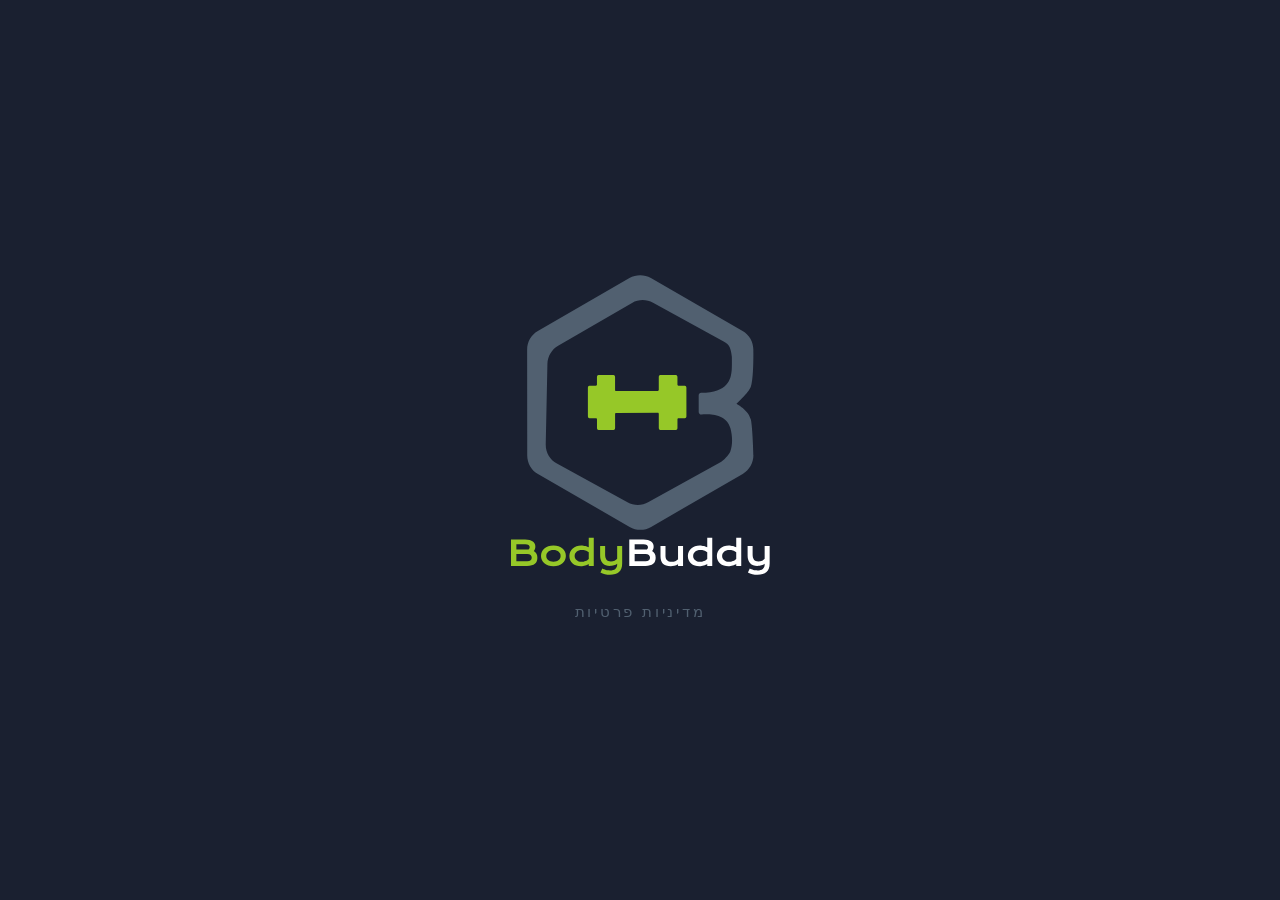
<file: privecypolicy/index.html>
<!DOCTYPE html>
<html lang="he" dir="rtl">
<head>
  <meta charset="UTF-8" />
  <meta name="viewport" content="width=device-width, initial-scale=1.0" />
  <title>BodyBuddy – מדיניות פרטיות</title>
  <meta name="robots" content="noindex" />
  <link rel="canonical" href="https://bodybuddy.fitness/privacypolicy/" />
  <meta http-equiv="refresh" content="0; url=/privacypolicy/" />
  <script>location.replace('/privacypolicy/' + location.search + location.hash);</script>
</head>
<body style="background:#1a2030;color:#c8d0db;font-family:sans-serif;text-align:center;padding:40px">
  <p>הדף עבר ל<a href="/privacypolicy/" style="color:#96C828">כתובת החדשה</a>.</p>
</body>
</html>
</file>
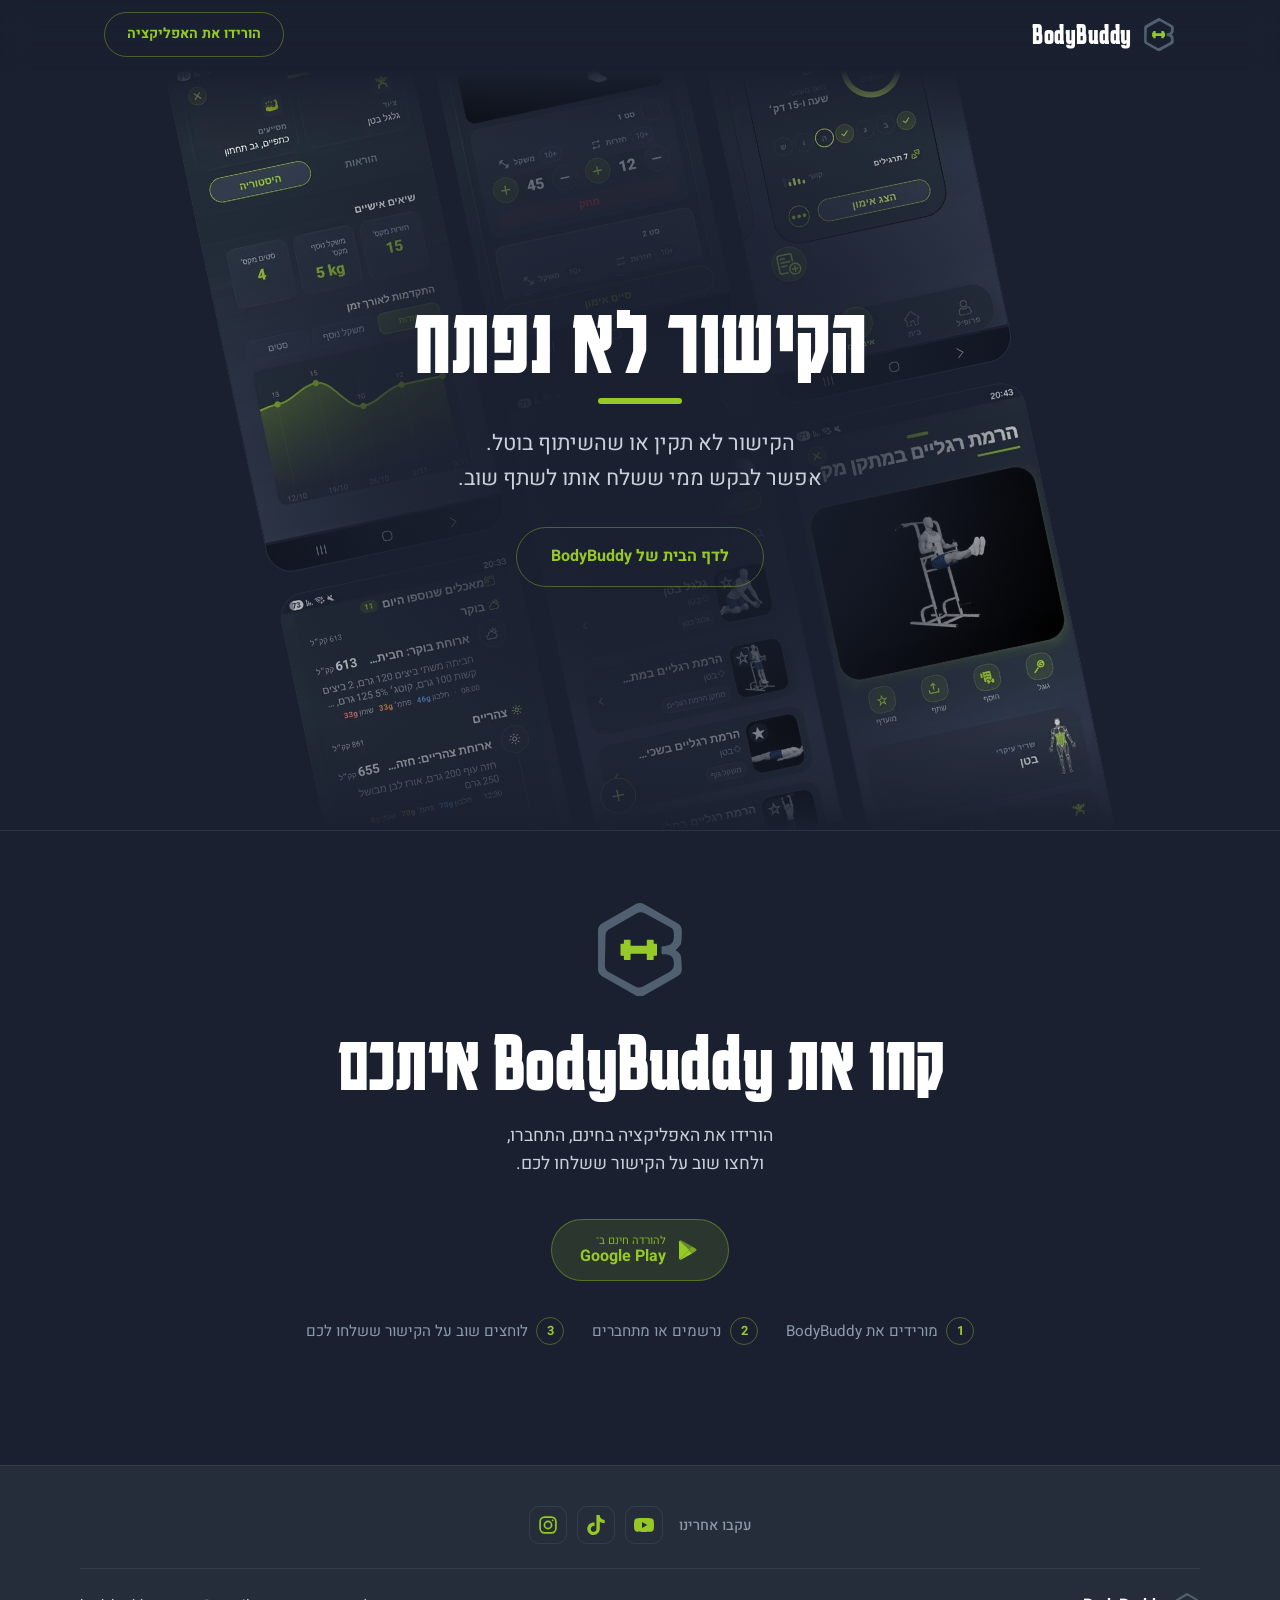
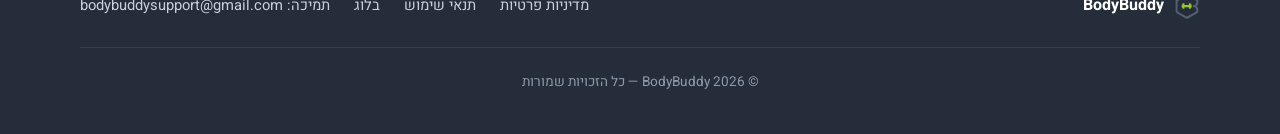
<file: share/index.html>
<!DOCTYPE html>
<html lang="he" dir="rtl">
<head>
<meta charset="UTF-8">
<meta name="viewport" content="width=device-width, initial-scale=1.0">
<title>שותף איתך ב-BodyBuddy</title>
<meta name="description" content="תוכנית אימון או תרגיל ששותפו איתך ב-BodyBuddy. הורידו את האפליקציה בחינם ופתחו את הקישור בה.">
<meta name="robots" content="noindex">
<meta name="theme-color" content="#1a2030">
<link rel="icon" href="/favicon.ico" sizes="48x48">
<link rel="icon" type="image/svg+xml" href="/images/icon.svg">
<link rel="icon" type="image/png" sizes="32x32" href="/images/favicon-32.png">
<link rel="icon" type="image/png" sizes="48x48" href="/images/favicon-48.png">
<link rel="icon" type="image/png" sizes="192x192" href="/images/favicon-192.png">
<link rel="apple-touch-icon" sizes="180x180" href="/images/apple-touch-icon.png">
<link rel="manifest" href="/site.webmanifest">
<link rel="preconnect" href="https://fonts.googleapis.com">
<link rel="preconnect" href="https://fonts.gstatic.com" crossorigin>
<link rel="preload" as="style" href="https://fonts.googleapis.com/css2?family=Heebo:wght@400;500;700&family=Karantina:wght@700&display=swap" onload="this.onload=null;this.rel='stylesheet'">
<noscript><link rel="stylesheet" href="https://fonts.googleapis.com/css2?family=Heebo:wght@400;500;700&family=Karantina:wght@700&display=swap"></noscript>
<script>document.documentElement.classList.add('js');</script>
<link rel="stylesheet" href="/style.css">
<link rel="stylesheet" href="/share/share.css">
</head>
<body>

<header class="site-header">
  <div class="header-inner">
    <a href="/" class="brand" aria-label="BodyBuddy — לדף הבית">
      <img src="/images/logo-mark.svg" alt="" class="brand-logo" width="34" height="34">
      <span class="brand-name">BodyBuddy</span>
    </a>
    <span class="share-header-spacer" aria-hidden="true"></span>
    <div class="header-actions">
      <a href="#download" class="btn btn-ghost btn-small">הורידו את האפליקציה</a>
    </div>
  </div>
</header>

<main id="top">

  <!-- ============ HERO: the shared thing, inside the app's own wall ============ -->
  <section class="hero share-hero" aria-live="polite">
    <div class="wall" aria-hidden="true">
      <div class="wall-cols">
        <div class="col col-a"><div class="col-track">
          <img src="/images/screens/w360/workouts-list.webp" alt="" width="360" height="772">
          <img src="/images/screens/w360/exercise-detail.webp" alt="" width="360" height="772">
          <img src="/images/screens/w360/body-map.webp" alt="" width="360" height="772">
          <img src="/images/screens/w360/workouts-list.webp" alt="" width="360" height="772">
          <img src="/images/screens/w360/exercise-detail.webp" alt="" width="360" height="772">
          <img src="/images/screens/w360/body-map.webp" alt="" width="360" height="772">
        </div></div>
        <div class="col col-b"><div class="col-track">
          <img src="/images/screens/w360/workout-session.webp" alt="" width="360" height="772">
          <img src="/images/screens/w360/exercises-list.webp" alt="" width="360" height="772">
          <img src="/images/screens/w360/profile-workouts.webp" alt="" width="360" height="772">
          <img src="/images/screens/w360/workout-session.webp" alt="" width="360" height="772">
          <img src="/images/screens/w360/exercises-list.webp" alt="" width="360" height="772">
          <img src="/images/screens/w360/profile-workouts.webp" alt="" width="360" height="772">
        </div></div>
        <div class="col col-c"><div class="col-track">
          <img src="/images/screens/w360/exercise-history.webp" alt="" width="360" height="772">
          <img src="/images/screens/w360/diary.webp" alt="" width="360" height="772">
          <img src="/images/screens/w360/nutrition-protein.webp" alt="" width="360" height="772">
          <img src="/images/screens/w360/exercise-history.webp" alt="" width="360" height="772">
          <img src="/images/screens/w360/diary.webp" alt="" width="360" height="772">
          <img src="/images/screens/w360/nutrition-protein.webp" alt="" width="360" height="772">
        </div></div>
      </div>
      <div class="wall-scrim"></div>
    </div>

    <div class="hero-inner">
      <div class="share-loading" id="heroLoading" role="status">
        <svg width="0" height="0" aria-hidden="true" style="position:absolute">
          <defs>
            <g id="bbMark">
              <path fill="#516070" fill-rule="evenodd" d="M624.163 356.05C624.163 356.05 657.694 325.231 663.672 309.531C672.416 286.599 670.886 205.878 670.886 205.878C670.867 184.64 659.54 165.021 641.141 154.437L387.313 8.19626C368.915 -2.38839 346.256 -2.36874 327.914 8.24777L74.3022 154.928C55.9224 165.582 44.6289 185.22 44.6473 206.421L44.9013 499.417C44.9197 520.656 56.2473 540.274 74.6456 550.859L328.474 697.137C346.872 707.721 369.531 707.702 387.873 697.085L641.447 550.367C659.827 539.751 671.121 520.113 671.102 498.874C671.102 498.874 668.825 420.514 663.975 399.991C657.736 373.626 624.126 356.05 624.126 356.05L624.163 356.05ZM578.538 519.107L380.735 628.169C362.767 638.56 340.67 638.842 322.46 628.856L127.054 521.821C107.607 511.162 95.7164 490.608 96.1841 468.47L100.822 245.703C101.254 224.951 112.51 205.913 130.478 195.522L335.015 77.1643C352.983 66.7728 375.079 66.4915 393.29 76.477L588.696 183.512C605.369 191.027 609.201 204.958 611.43 226.719C611.43 226.719 611.789 252.377 611.048 261.78C608.899 288.677 601.028 324.343 526.611 326.056C522.716 326.134 519.573 329.321 519.577 333.217L519.616 378.841C519.62 383.073 523.256 386.366 527.487 385.988C546.998 384.211 596.884 383.83 607.481 424.276C614.019 449.255 612.953 472.255 607.386 487.393C603.762 497.285 587.971 513.705 578.538 519.144L578.538 519.107Z"/>
              <path fill="#96C828" d="M283.792 276.638C286.162 276.636 288.078 279.099 288.081 282.151L288.112 317.829C288.113 319.649 289.264 321.127 290.677 321.126L406.577 321.026C407.99 321.024 409.137 319.544 409.135 317.724L409.104 282.046C409.102 278.994 411.014 276.528 413.385 276.525L456.47 276.488C458.84 276.486 460.757 278.949 460.76 282.001L460.778 302.874C460.779 304.694 461.929 306.172 463.342 306.171L481.278 306.155C483.648 306.153 485.564 308.616 485.567 311.668L485.635 390.607C485.638 393.659 483.726 396.125 481.356 396.128L463.376 396.143C461.963 396.145 460.815 397.625 460.816 399.444L460.837 423.065C460.84 426.117 458.928 428.584 456.558 428.587L413.473 428.624C411.102 428.626 409.185 426.162 409.183 423.11L409.149 384.664C409.148 382.844 407.997 381.367 406.584 381.368L290.715 381.469C289.301 381.47 288.154 382.949 288.155 384.769L288.189 423.215C288.191 426.267 286.28 428.734 283.909 428.736L242.356 428.772C239.985 428.774 238.068 426.311 238.066 423.259L238.045 399.638C238.043 397.818 236.893 396.34 235.48 396.341L217.177 396.357C214.806 396.359 212.89 393.896 212.887 390.844L212.819 311.904C212.816 308.852 214.728 306.386 217.099 306.384L235.416 306.368C236.83 306.367 237.977 304.887 237.976 303.067L237.958 282.194C237.955 279.142 239.868 276.676 242.238 276.674L283.792 276.638Z"/>
            </g>
          </defs>
        </svg>
        <div class="bb-loader" aria-hidden="true">
          <span class="bb-loader-ghost bb-loader-ghost-2"><svg viewBox="0 0 717 720"><use href="#bbMark"/></svg></span>
          <span class="bb-loader-ghost bb-loader-ghost-1"><svg viewBox="0 0 717 720"><use href="#bbMark"/></svg></span>
          <span class="bb-loader-main"><svg viewBox="0 0 717 720"><use href="#bbMark"/></svg></span>
        </div>
        <p class="share-loading-text" id="heroLoadingText">טוען…</p>
      </div>
      <h1 class="share-title" id="heroTitle" hidden></h1>
      <p class="hero-tagline" id="heroLine"></p>

      <dl class="share-figures" id="heroFigures" hidden>
        <div><dt>משך</dt><dd id="figTime"></dd></div>
        <div><dt>רמת קושי</dt><dd id="figDifficulty"></dd></div>
        <div><dt>תרגילים</dt><dd id="figCount"></dd></div>
      </dl>

      <div class="hero-cta" id="heroCta" hidden>
        <a href="#download" class="btn btn-primary"><span>להורדה חינם</span>
          <svg viewBox="0 0 24 24" fill="none" stroke="currentColor" stroke-width="2.2" stroke-linecap="round" stroke-linejoin="round" aria-hidden="true"><path d="M12 4v12"/><path d="M6 11l6 6 6-6"/><path d="M5 20h14"/></svg>
        </a>
        <a href="#details" class="btn btn-link" id="heroDetailsLink">לתוכנית המלאה
          <svg viewBox="0 0 24 24" fill="none" stroke="currentColor" stroke-width="2" stroke-linecap="round" stroke-linejoin="round" aria-hidden="true"><path d="M12 5v14"/><path d="M6 13l6 6 6-6"/></svg>
        </a>
      </div>

      <a href="/" class="btn btn-ghost" id="heroHome" hidden>לדף הבית של BodyBuddy</a>
    </div>
  </section>

  <!-- ============ CHAPTER: the plan ============ -->
  <section class="chapter share-chapter" id="details" hidden>
    <div class="chapter-bg" aria-hidden="true">
      <svg class="chart chart-bars" id="weekChart" viewBox="0 0 1000 400" preserveAspectRatio="none"></svg>
    </div>
    <div class="section-inner">
      <header class="chapter-head" id="chapterHead">
        <h2 class="chapter-title" id="chapterTitle">התוכנית</h2>
        <p class="chapter-sub" id="chapterSub"></p>
      </header>

      <!-- plan -->
      <div class="share-plan" id="planBody" hidden>
        <ul class="share-week" id="planDays" aria-label="ימי האימון בשבוע"></ul>
        <ul class="share-chips" id="planAreas" aria-label="אזורים בתוכנית" hidden></ul>
        <p class="share-note" id="planSkipped" role="note" hidden></p>
        <ol class="share-ex" id="planExercises" aria-label="התרגילים בתוכנית לפי הסדר"></ol>
      </div>

      <!-- exercise -->
      <div class="share-exercise" id="exBody" hidden>
        <figure class="share-shot" id="exMedia" hidden></figure>
        <div class="share-exercise-copy">
          <ul class="share-chips" id="exAreas" aria-label="אזורים ושרירים" hidden></ul>
          <ul class="share-chips share-chips-quiet" id="exEquip" aria-label="ציוד" hidden></ul>
          <ol class="share-steps" id="exInstr" aria-label="הוראות ביצוע" hidden></ol>
        </div>
      </div>
    </div>
  </section>

  <!-- ============ DOWNLOAD ============ -->
  <section class="download share-download" id="download">
    <div class="section-inner">
      <img src="/images/logo-mark.svg" alt="" class="download-mark" width="96" height="94">
      <h2 class="section-title" id="ctaTitle">קחו את BodyBuddy איתכם</h2>
      <p class="download-sub" id="ctaText">הורידו את האפליקציה בחינם, התחברו, ולחצו שוב על הקישור ששלחו לכם.</p>
      <div class="store-buttons">
        <a class="btn btn-store" id="playLink" href="https://play.google.com/store/apps/details?id=com.ibz1330.bodybuddy" target="_blank" rel="noopener">
          <svg viewBox="0 0 24 24" fill="currentColor" aria-hidden="true"><path d="M3.6 2.7c-.4.4-.6.9-.6 1.6v15.4c0 .7.2 1.2.6 1.6l.1.1L13 12.2v-.4L3.7 2.6l-.1.1z"/><path d="M16.2 15.4l-3.2-3.2v-.4l3.2-3.2 3.6 2.1c1 .6 1 1.6 0 2.2l-3.6 2.5z" opacity=".75"/><path d="M16.2 15.4L13 12.2 3.7 21.4c.4.4 1 .4 1.7.1l10.8-6.1z"/><path d="M16.2 8.6L5.4 2.5c-.7-.3-1.3-.3-1.7.1L13 12l3.2-3.4z" opacity=".55"/></svg>
          <span class="store-text"><small>להורדה חינם ב־</small>Google Play</span>
        </a>
        <a class="btn btn-ghost" id="openInApp" href="#" hidden>כבר מותקנת? פתחו באפליקציה</a>
      </div>
      <ol class="share-howto" aria-label="איך מקבלים את זה באפליקציה">
        <li>מורידים את BodyBuddy</li>
        <li>נרשמים או מתחברים</li>
        <li>לוחצים שוב על הקישור ששלחו לכם</li>
      </ol>
    </div>
  </section>

</main>

<footer class="site-footer">
  <div class="footer-inner">
    <div class="footer-social" aria-label="רשתות חברתיות">
      <span class="footer-social-label">עקבו אחרינו</span>
      <a class="social-icon" href="https://www.youtube.com/@BodyBuddy-Fitness" target="_blank" rel="noopener" aria-label="BodyBuddy ביוטיוב" title="יוטיוב">
        <svg viewBox="0 0 24 24" aria-hidden="true"><path fill="currentColor" fill-rule="evenodd" d="M23.5 6.2a3 3 0 0 0-2.1-2.1C19.5 3.6 12 3.6 12 3.6s-7.5 0-9.4.5A3 3 0 0 0 .5 6.2 31.3 31.3 0 0 0 0 12a31.3 31.3 0 0 0 .5 5.8 3 3 0 0 0 2.1 2.1c1.9.5 9.4.5 9.4.5s7.5 0 9.4-.5a3 3 0 0 0 2.1-2.1A31.3 31.3 0 0 0 24 12a31.3 31.3 0 0 0-.5-5.8ZM9.6 15.6V8.4l6.3 3.6-6.3 3.6Z"/></svg>
      </a>
      <a class="social-icon" href="https://www.tiktok.com/@bodybuddy.app" target="_blank" rel="noopener" aria-label="BodyBuddy בטיקטוק" title="טיקטוק">
        <svg viewBox="0 0 24 24" aria-hidden="true"><path fill="currentColor" d="M12.53.02c1.31-.02 2.61-.01 3.91-.02.08 1.53.63 3.09 1.75 4.17 1.12 1.11 2.7 1.62 4.24 1.79v4.03c-1.44-.05-2.89-.35-4.2-.97-.57-.26-1.1-.59-1.62-.93-.01 2.92.01 5.84-.02 8.75-.08 1.4-.54 2.79-1.35 3.94-1.31 1.92-3.58 3.17-5.91 3.21-1.43.08-2.86-.31-4.08-1.03-2.02-1.19-3.44-3.37-3.65-5.71-.02-.5-.03-1-.01-1.49.18-1.9 1.12-3.72 2.58-4.96 1.66-1.44 3.98-2.13 6.15-1.72.02 1.48-.04 2.96-.04 4.44-.99-.32-2.15-.23-3.02.37-.63.41-1.11 1.04-1.36 1.75-.21.51-.15 1.07-.14 1.61.24 1.64 1.82 3.02 3.5 2.87 1.12-.01 2.19-.66 2.77-1.61.19-.33.4-.67.41-1.06.1-1.79.06-3.57.07-5.36.01-4.03-.01-8.05.02-12.07Z"/></svg>
      </a>
      <a class="social-icon" href="https://www.instagram.com/bodybuddy_app/" target="_blank" rel="noopener" aria-label="BodyBuddy באינסטגרם" title="אינסטגרם">
        <svg viewBox="0 0 24 24" aria-hidden="true" fill="none" stroke="currentColor" stroke-width="2"><rect x="2.5" y="2.5" width="19" height="19" rx="5.5"/><circle cx="12" cy="12" r="4.3"/><circle cx="17.6" cy="6.4" r="1.1" fill="currentColor" stroke="none"/></svg>
      </a>
    </div>
    <div class="footer-brand">
      <img src="/images/logo-mark.svg" alt="" class="footer-logo" width="26" height="26">
      <span>BodyBuddy</span>
    </div>
    <nav class="footer-links" aria-label="קישורי פוטר">
      <a href="/privacypolicy/" target="_blank" rel="noopener">מדיניות פרטיות</a>
      <a href="/termsofservice/" target="_blank" rel="noopener">תנאי שימוש</a>
      <a href="/blog/">בלוג</a>
      <a href="mailto:bodybuddysupport@gmail.com">תמיכה: bodybuddysupport@gmail.com</a>
    </nav>
    <p class="copyright">© <span id="year">2026</span> BodyBuddy — כל הזכויות שמורות</p>
  </div>
</footer>

<script src="/share/share.js"></script>
</body>
</html>
</file>
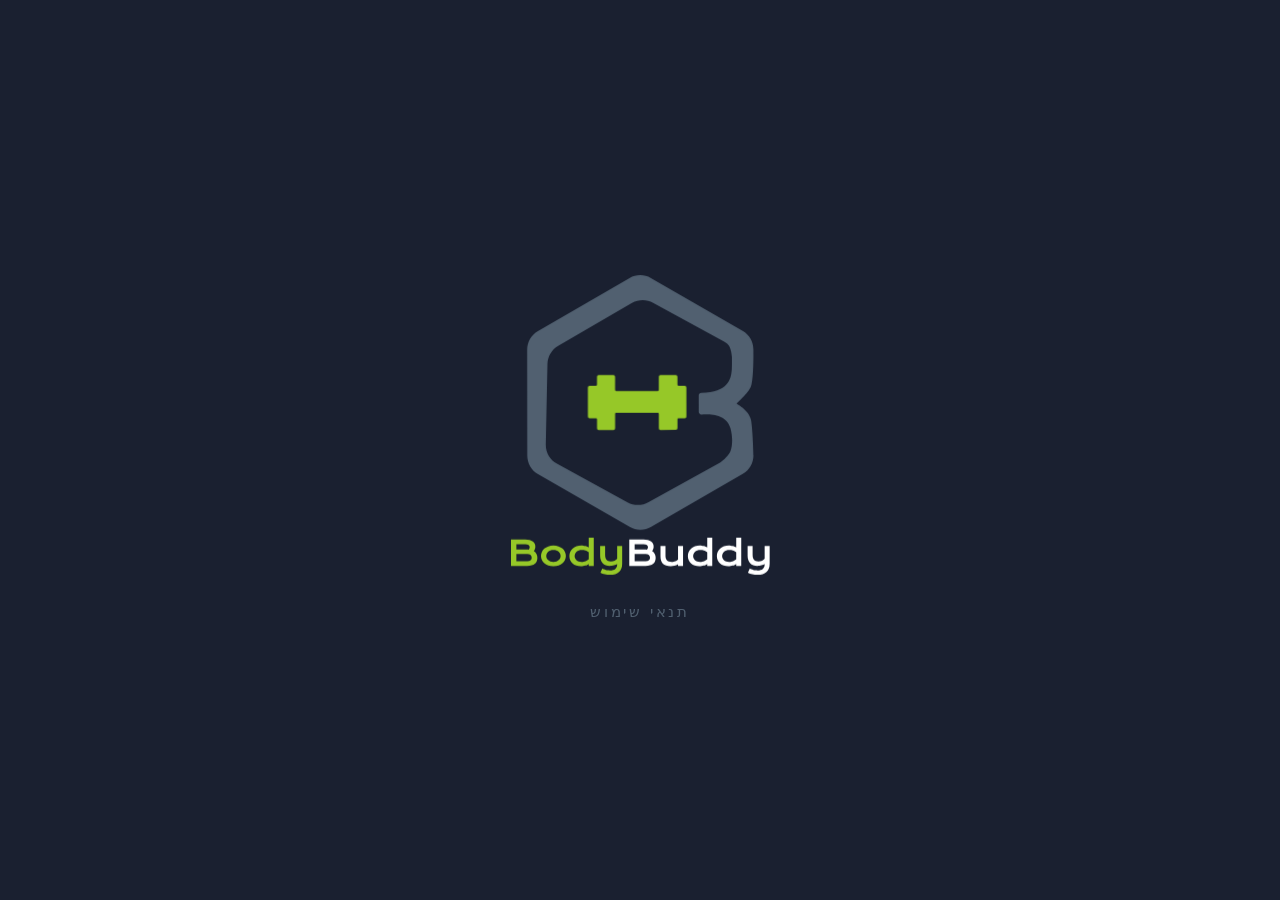
<file: termsofservice/index.html>
<!DOCTYPE html>
<html lang="he" dir="rtl">
<head>
  <meta charset="UTF-8" />
  <meta name="viewport" content="width=device-width, initial-scale=1.0" />
  <meta name="theme-color" content="#1a2030">
  <title>BodyBuddy – תנאי שימוש</title>
  <link rel="icon" href="../favicon.ico" sizes="48x48">
  <link rel="icon" type="image/svg+xml" href="../images/icon.svg">
  <link rel="icon" type="image/png" sizes="32x32" href="../images/favicon-32.png">
  <link rel="icon" type="image/png" sizes="48x48" href="../images/favicon-48.png">
  <link rel="icon" type="image/png" sizes="192x192" href="../images/favicon-192.png">
  <link rel="apple-touch-icon" sizes="180x180" href="../images/apple-touch-icon.png">
  <link rel="manifest" href="../site.webmanifest">
  <style>
    *, *::before, *::after { box-sizing: border-box; margin: 0; padding: 0; }
    [hidden] { display: none !important; }

    :root {
      --bg:       #1a2030;
      --surface:  #252d3a;
      --inner:    #2c3545;
      --green:    #96C828;
      --muted:    #516070;
      --text:     #c8d0db;
      --heading:  #ffffff;
      --radius:   16px;
    }

    html { scroll-behavior: smooth; }

    body {
      background: var(--bg);
      color: var(--text);
      font-family: -apple-system, BlinkMacSystemFont, 'Segoe UI', Roboto, sans-serif;
      line-height: 1.7;
      min-height: 100vh;
    }

    /* ───── SPLASH ───── */
    #splash {
      position: fixed;
      inset: 0;
      z-index: 100;
      display: flex;
      flex-direction: column;
      align-items: center;
      justify-content: center;
      background: var(--bg);
      gap: 24px;
      transition: opacity 0.6s ease, visibility 0.6s ease;
    }
    #splash.hidden { opacity: 0; visibility: hidden; }

    .splash-subtitle {
      color: var(--muted);
      font-size: 0.95rem;
      letter-spacing: 0.18em;
      text-transform: uppercase;
      opacity: 0;
      animation: fade-in 0.4s ease 0.97s forwards;
    }

    /* ───── STICKY HEADER ───── */
    header {
      position: sticky;
      top: 0;
      z-index: 50;
      direction: ltr;
      display: flex;
      align-items: center;
      justify-content: space-between;
      gap: 16px;
      padding: 10px 24px;
      background: rgba(26, 32, 48, 0.92);
      backdrop-filter: blur(14px);
      -webkit-backdrop-filter: blur(14px);
      border-bottom: 1px solid rgba(150, 200, 40, 0.15);
    }
    .header-label {
      font-size: 0.8rem;
      letter-spacing: 0.14em;
      text-transform: uppercase;
      color: var(--muted);
      flex: 1;
    }

    /* ───── LANGUAGE TOGGLE ───── */
    .lang-toggle {
      display: flex;
      border-radius: 999px;
      border: 1px solid rgba(255,255,255,0.12);
      background: rgba(255,255,255,0.05);
      overflow: hidden;
      flex-shrink: 0;
    }
    .lang-toggle button {
      appearance: none;
      border: none;
      background: transparent;
      color: var(--muted);
      font-size: 0.78rem;
      font-weight: 700;
      letter-spacing: 0.06em;
      padding: 6px 14px;
      cursor: pointer;
      transition: background 0.15s, color 0.15s;
    }
    .lang-toggle button.active {
      background: rgba(150, 200, 40, 0.2);
      color: var(--green);
    }
    .lang-toggle button:hover:not(.active) {
      color: var(--text);
    }

    /* ───── DOCUMENT TOGGLE ───── */
    .doc-toggle {
      display: flex;
      justify-content: center;
      width: fit-content;
      margin: 20px auto 24px;
      border-radius: 999px;
      border: 1px solid rgba(255,255,255,0.12);
      background: rgba(255,255,255,0.05);
      overflow: hidden;
    }
    .doc-toggle button {
      appearance: none;
      border: none;
      background: transparent;
      color: var(--muted);
      font-size: 0.85rem;
      font-weight: 700;
      padding: 8px 20px;
      cursor: pointer;
      transition: background 0.15s, color 0.15s;
    }
    .doc-toggle button.active {
      background: rgba(150, 200, 40, 0.2);
      color: var(--green);
    }
    .doc-toggle button:hover:not(.active) {
      color: var(--text);
    }

    /* ───── MAIN ───── */
    main {
      max-width: 740px;
      margin: 0 auto;
      padding: 40px 20px 80px;
    }

    /* ───── HERO INSIDE MAIN ───── */
    .page-hero {
      text-align: center;
      margin-bottom: 48px;
    }
    .page-hero h1 {
      font-size: clamp(1.8rem, 5vw, 2.6rem);
      color: var(--heading);
      font-weight: 700;
      margin-bottom: 8px;
    }
    .page-hero h1 span { color: var(--green); }
    .date-badge {
      display: inline-block;
      background: rgba(150, 200, 40, 0.15);
      color: var(--green);
      border: 1px solid rgba(150, 200, 40, 0.35);
      border-radius: 999px;
      padding: 4px 16px;
      font-size: 0.78rem;
      letter-spacing: 0.02em;
      margin-top: 12px;
    }

    /* ───── CARDS ───── */
    .card {
      background: var(--surface);
      border-radius: var(--radius);
      padding: 28px 32px;
      margin-bottom: 20px;
      border: 1px solid rgba(255,255,255,0.04);
    }
    .card h2 {
      color: var(--heading);
      font-size: 1.05rem;
      font-weight: 700;
      margin-bottom: 16px;
      display: flex;
      align-items: center;
      gap: 10px;
    }
    .card h2::after {
      content: '';
      flex: 1;
      height: 2px;
      background: linear-gradient(90deg, var(--green) 0%, transparent 100%);
      border-radius: 999px;
    }
    [dir="rtl"] .card h2::after {
      background: linear-gradient(270deg, var(--green) 0%, transparent 100%);
    }
    .section-number {
      display: inline-flex;
      align-items: center;
      justify-content: center;
      flex-shrink: 0;
      width: 24px;
      height: 24px;
      border-radius: 999px;
      background: rgba(150, 200, 40, 0.15);
      border: 1px solid rgba(150, 200, 40, 0.4);
      color: var(--green);
      font-size: 0.78rem;
      font-weight: 700;
    }
    .card p { margin-bottom: 12px; }
    .card p:last-child { margin-bottom: 0; }
    .card ul {
      padding-inline-start: 20px;
      margin: 10px 0;
      display: flex;
      flex-direction: column;
      gap: 6px;
    }
    .card ul li::marker { color: var(--green); }

    a {
      color: var(--green);
      text-decoration: none;
    }
    a:hover { text-decoration: underline; }

    .contact-btn {
      display: inline-flex;
      align-items: center;
      gap: 8px;
      margin-top: 14px;
      background: rgba(150, 200, 40, 0.12);
      border: 1px solid rgba(150, 200, 40, 0.4);
      border-radius: 999px;
      padding: 8px 22px;
      color: var(--green);
      font-size: 0.9rem;
      font-weight: 600;
      transition: background 0.2s;
    }
    .contact-btn:hover {
      background: rgba(150, 200, 40, 0.22);
      text-decoration: none;
    }
    .contact-btn svg { flex-shrink: 0; }

    /* ───── WHAT'S NEW ───── */
    .changes-card {
      background: rgba(150, 200, 40, 0.08);
      border: 1px solid rgba(150, 200, 40, 0.35);
      border-radius: var(--radius);
      padding: 24px 28px;
      margin-bottom: 32px;
    }
    .changes-card h2 {
      color: var(--green);
      font-size: 1rem;
      font-weight: 700;
      margin-bottom: 12px;
      display: flex;
      align-items: center;
      gap: 8px;
    }
    .changes-card h2 svg { flex-shrink: 0; }
    .changes-card ul {
      padding-inline-start: 20px;
      margin: 0;
      display: flex;
      flex-direction: column;
      gap: 6px;
    }
    .changes-card ul li::marker { color: var(--green); }
    .changes-card ul li { color: var(--text); font-size: 0.92rem; }

    footer {
      text-align: center;
      padding: 32px 20px;
      color: var(--muted);
      font-size: 0.78rem;
    }

    /* ───── BACK TO TOP ───── */
    .back-to-top {
      position: fixed;
      right: 24px;
      bottom: 24px;
      z-index: 60;
      width: 48px;
      height: 48px;
      border-radius: 999px;
      background: rgba(150, 200, 40, 0.18);
      border: 1px solid rgba(150, 200, 40, 0.45);
      color: var(--green);
      display: flex;
      align-items: center;
      justify-content: center;
      cursor: pointer;
      opacity: 0;
      visibility: hidden;
      transform: translateY(8px);
      transition: opacity 0.2s ease, transform 0.2s ease, visibility 0.2s, background 0.15s;
    }
    .back-to-top.visible {
      opacity: 1;
      visibility: visible;
      transform: translateY(0);
    }
    .back-to-top:hover {
      background: rgba(150, 200, 40, 0.28);
    }
    @media (max-width: 500px) {
      .back-to-top { right: 16px; bottom: 16px; width: 44px; height: 44px; }
    }

    /* ───── LOADING ───── */
    .loading-wrap {
      display: flex;
      flex-direction: column;
      align-items: center;
      gap: 16px;
      padding: 60px 20px;
      color: var(--muted);
      font-size: 0.9rem;
    }
    /* ───── BODYBUDDY LOADING ICON (elastic trail spin) ───── */
    .bb-loading-icon {
      position: relative;
      width: 56px;
      height: 56px;
    }
    .bb-loading-icon svg {
      position: absolute;
      inset: 0;
      width: 100%;
      height: 100%;
    }
    .bb-loading-main {
      animation: bb-spin 1.3s cubic-bezier(0.34, 1.56, 0.64, 1) infinite;
    }
    .bb-loading-ghost1 {
      opacity: 0.16;
      animation: bb-spin 1.3s cubic-bezier(0.34, 1.56, 0.64, 1) infinite;
      animation-delay: -90ms;
    }
    .bb-loading-ghost2 {
      opacity: 0.07;
      animation: bb-spin 1.3s cubic-bezier(0.34, 1.56, 0.64, 1) infinite;
      animation-delay: -170ms;
    }
    @keyframes bb-spin {
      to { transform: rotate(360deg); }
    }

    /* ───── ERROR ───── */
    .error-wrap {
      display: flex;
      flex-direction: column;
      align-items: center;
      text-align: center;
      gap: 16px;
      padding: 48px 20px;
    }
    .retry-btn {
      appearance: none;
      border: 1px solid rgba(255,255,255,0.16);
      background: rgba(255,255,255,0.05);
      color: var(--text);
      border-radius: 999px;
      padding: 8px 22px;
      font-size: 0.85rem;
      cursor: pointer;
    }
    .retry-btn:hover { background: rgba(255,255,255,0.1); }

    /* ───── LOGO SVG ANIMATIONS ───── */
    @keyframes slide-left {
      from { opacity: 0; transform: translateX(-40px); }
      to   { opacity: 1; transform: translateX(0); }
    }
    @keyframes slide-right {
      from { opacity: 0; transform: translateX(40px); }
      to   { opacity: 1; transform: translateX(0); }
    }
    @keyframes scale-in {
      from { opacity: 0; transform: scale(0.3); }
      to   { opacity: 1; transform: scale(1); }
    }
    @keyframes slide-up {
      from { opacity: 0; transform: translateY(20px); }
      to   { opacity: 1; transform: translateY(0); }
    }
    @keyframes fade-in {
      from { opacity: 0; }
      to   { opacity: 1; }
    }

    /* Each group starts invisible and animates in */
    .logo-left-b,
    .logo-right-b,
    .logo-upper-conn,
    .logo-lower-conn,
    .logo-text {
      opacity: 0;
    }
    .logo-left-b {
      animation: slide-left 0.4s cubic-bezier(.4,0,.2,1) 0ms forwards;
    }
    .logo-right-b {
      animation: slide-right 0.4s cubic-bezier(.4,0,.2,1) 150ms forwards;
    }
    .logo-upper-conn {
      transform-box: fill-box;
      transform-origin: center;
      animation: scale-in 0.35s cubic-bezier(.34,1.56,.64,1) 300ms forwards;
    }
    .logo-lower-conn {
      transform-box: fill-box;
      transform-origin: center;
      animation: scale-in 0.35s cubic-bezier(.34,1.56,.64,1) 420ms forwards;
    }
    .logo-text {
      transform-box: fill-box;
      transform-origin: center;
      animation: slide-up 0.4s cubic-bezier(.4,0,.2,1) 570ms forwards;
    }

    /* Small header logo – no animation replay */
    .header-logo .logo-left-b,
    .header-logo .logo-right-b,
    .header-logo .logo-upper-conn,
    .header-logo .logo-lower-conn,
    .header-logo .logo-text {
      opacity: 1;
      animation: none;
    }

    @media (max-width: 500px) {
      .card { padding: 20px 18px; }
      header { padding: 8px 16px; }
    }
  </style>
</head>
<body>

<!-- BodyBuddy hex/H logo mark, reused by the loading icon -->
<svg width="0" height="0" style="position:absolute" aria-hidden="true">
  <defs>
    <symbol id="bb-logo-mark" viewBox="0 0 717 720">
      <path d="M624.163 356.05C624.163 356.05 657.694 325.231 663.672 309.531C672.416 286.599 670.886 205.878 670.886 205.878C670.867 184.64 659.54 165.021 641.141 154.437L387.313 8.19626C368.915 -2.38839 346.256 -2.36874 327.914 8.24777L74.3022 154.928C55.9224 165.582 44.6289 185.22 44.6473 206.421L44.9013 499.417C44.9197 520.656 56.2473 540.274 74.6456 550.859L328.474 697.137C346.872 707.721 369.531 707.702 387.873 697.085L641.447 550.367C659.827 539.751 671.121 520.113 671.102 498.874C671.102 498.874 668.825 420.514 663.975 399.991C657.736 373.626 624.126 356.05 624.126 356.05L624.163 356.05Z M578.538 519.107L380.735 628.169C362.767 638.56 340.67 638.842 322.46 628.856L127.054 521.821C107.607 511.162 95.7164 490.608 96.1841 468.47L100.822 245.703C101.254 224.951 112.51 205.913 130.478 195.522L335.015 77.1643C352.983 66.7728 375.079 66.4915 393.29 76.477L588.696 183.512C605.369 191.027 609.201 204.958 611.43 226.719C611.43 226.719 611.789 252.377 611.048 261.78C608.899 288.677 601.028 324.343 526.611 326.056C522.716 326.134 519.573 329.321 519.577 333.217L519.616 378.841C519.62 383.073 523.256 386.366 527.487 385.988C546.998 384.211 596.884 383.83 607.481 424.276C614.019 449.255 612.953 472.255 607.386 487.393C603.762 497.285 587.971 513.705 578.538 519.144L578.538 519.107Z" fill="#516070" fill-rule="evenodd"/>
      <path d="M283.792 276.638C286.162 276.636 288.078 279.099 288.081 282.151L288.112 317.829C288.113 319.649 289.264 321.127 290.677 321.126L406.577 321.026C407.99 321.024 409.137 319.544 409.135 317.724L409.104 282.046C409.102 278.994 411.014 276.528 413.385 276.525L456.47 276.488C458.84 276.486 460.757 278.949 460.76 282.001L460.778 302.874C460.779 304.694 461.929 306.172 463.342 306.171L481.278 306.155C483.648 306.153 485.564 308.616 485.567 311.668L485.635 390.607C485.638 393.659 483.726 396.125 481.356 396.128L463.376 396.143C461.963 396.145 460.815 397.625 460.816 399.444L460.837 423.065C460.84 426.117 458.928 428.584 456.558 428.587L413.473 428.624C411.102 428.626 409.185 426.162 409.183 423.11L409.149 384.664C409.148 382.844 407.997 381.367 406.584 381.368L290.715 381.469C289.301 381.47 288.154 382.949 288.155 384.769L288.189 423.215C288.191 426.267 286.28 428.734 283.909 428.736L242.356 428.772C239.985 428.774 238.068 426.311 238.066 423.259L238.045 399.638C238.043 397.818 236.893 396.34 235.48 396.341L217.177 396.357C214.806 396.359 212.89 393.896 212.887 390.844L212.819 311.904C212.816 308.852 214.728 306.386 217.099 306.384L235.416 306.368C236.83 306.367 237.977 304.887 237.976 303.067L237.958 282.194C237.955 279.142 239.868 276.676 242.238 276.674L283.792 276.638Z" fill="#96C828"/>
    </symbol>
  </defs>
</svg>

<!-- ═══════════════ SPLASH ═══════════════ -->
<div id="splash">
  <svg class="logo-splash" width="259" height="300" viewBox="0 0 717 830" fill="none" xmlns="http://www.w3.org/2000/svg">
    <g class="logo-left-b">
      <path d="M624.163 356.05C624.163 356.05 657.694 325.231 663.672 309.531C672.416 286.599 670.886 205.878 670.886 205.878C670.867 184.64 659.54 165.021 641.141 154.437L387.313 8.19626C368.915 -2.38839 346.256 -2.36874 327.914 8.24777L74.3022 154.928C55.9224 165.582 44.6289 185.22 44.6473 206.421L44.9013 499.417C44.9197 520.656 56.2473 540.274 74.6456 550.859L328.474 697.137C346.872 707.721 369.531 707.702 387.873 697.085L641.447 550.367C659.827 539.751 671.121 520.113 671.102 498.874C671.102 498.874 668.825 420.514 663.975 399.991C657.736 373.626 624.126 356.05 624.126 356.05L624.163 356.05ZM578.538 519.107L380.735 628.169C362.767 638.56 340.67 638.842 322.46 628.856L127.054 521.821C107.607 511.162 95.7164 490.608 96.1841 468.47L100.822 245.703C101.254 224.951 112.51 205.913 130.478 195.522L335.015 77.1643C352.983 66.7728 375.079 66.4915 393.29 76.477L588.696 183.512C605.369 191.027 609.201 204.958 611.43 226.719C611.43 226.719 611.789 252.377 611.048 261.78C608.899 288.677 601.028 324.343 526.611 326.056C522.716 326.134 519.573 329.321 519.577 333.217L519.616 378.841C519.62 383.073 523.256 386.366 527.487 385.988C546.998 384.211 596.884 383.83 607.481 424.276C614.019 449.255 612.953 472.255 607.386 487.393C603.762 497.285 587.971 513.705 578.538 519.144L578.538 519.107Z" fill="#516070"/>
    </g>
    <g class="logo-upper-conn">
      <path d="M283.792 276.638C286.162 276.636 288.078 279.099 288.081 282.151L288.112 317.829C288.113 319.649 289.264 321.127 290.677 321.126L406.577 321.026C407.99 321.024 409.137 319.544 409.135 317.724L409.104 282.046C409.102 278.994 411.014 276.528 413.385 276.525L456.47 276.488C458.84 276.486 460.757 278.949 460.76 282.001L460.778 302.874C460.779 304.694 461.929 306.172 463.342 306.171L481.278 306.155C483.648 306.153 485.564 308.616 485.567 311.668L485.635 390.607C485.638 393.659 483.726 396.125 481.356 396.128L463.376 396.143C461.963 396.145 460.815 397.625 460.816 399.444L460.837 423.065C460.84 426.117 458.928 428.584 456.558 428.587L413.473 428.624C411.102 428.626 409.185 426.162 409.183 423.11L409.149 384.664C409.148 382.844 407.997 381.367 406.584 381.368L290.715 381.469C289.301 381.47 288.154 382.949 288.155 384.769L288.189 423.215C288.191 426.267 286.28 428.734 283.909 428.736L242.356 428.772C239.985 428.774 238.068 426.311 238.066 423.259L238.045 399.638C238.043 397.818 236.893 396.34 235.48 396.341L217.177 396.357C214.806 396.359 212.89 393.896 212.887 390.844L212.819 311.904C212.816 308.852 214.728 306.386 217.099 306.384L235.416 306.368C236.83 306.367 237.977 304.887 237.976 303.067L237.958 282.194C237.955 279.142 239.868 276.676 242.238 276.674L283.792 276.638Z" fill="#96C828"/>
    </g>
    <g class="logo-text">
      <path d="M0 731.734H39.1406C43.9219 731.734 48.0781 732.25 51.6094 733.281C55.1719 734.281 58.125 735.672 60.4688 737.453C62.8125 739.234 64.5469 741.359 65.6719 743.828C66.8281 746.266 67.4062 748.906 67.4062 751.75C67.4062 756.406 65.9375 760.484 63 763.984C66.375 765.984 68.8906 768.578 70.5469 771.766C72.2031 774.953 73.0312 778.578 73.0312 782.641C73.0312 786.047 72.4531 789.125 71.2969 791.875C70.1719 794.625 68.4375 796.984 66.0938 798.953C63.7812 800.891 60.8438 802.391 57.2812 803.453C53.75 804.484 49.5781 805 44.7656 805H0V731.734ZM44.8594 759.859C46.1406 759.859 47.3906 759.906 48.6094 760C50.7031 758 51.75 755.719 51.75 753.156C51.75 750.5 50.7031 748.453 48.6094 747.016C46.5469 745.547 43.5156 744.812 39.5156 744.812H14.8594V759.859H44.8594ZM45.1406 792.062C49.1406 792.062 52.1719 791.203 54.2344 789.484C56.3281 787.766 57.375 785.344 57.375 782.219C57.375 779.094 56.3281 776.656 54.2344 774.906C52.1719 773.156 49.1406 772.281 45.1406 772.281H14.8594V792.062H45.1406Z" fill="#96C828"/>
      <path d="M83.0625 777.344C83.0625 773.375 83.8594 769.656 85.4531 766.188C87.0781 762.719 89.375 759.688 92.3438 757.094C95.3438 754.5 98.9531 752.453 103.172 750.953C107.422 749.453 112.188 748.703 117.469 748.703C122.75 748.703 127.5 749.453 131.719 750.953C135.969 752.453 139.578 754.5 142.547 757.094C145.547 759.688 147.844 762.719 149.438 766.188C151.062 769.656 151.875 773.375 151.875 777.344C151.875 781.312 151.062 785.031 149.438 788.5C147.844 791.969 145.547 795 142.547 797.594C139.578 800.188 135.969 802.234 131.719 803.734C127.5 805.234 122.75 805.984 117.469 805.984C112.188 805.984 107.422 805.234 103.172 803.734C98.9531 802.234 95.3438 800.188 92.3438 797.594C89.375 795 87.0781 791.969 85.4531 788.5C83.8594 785.031 83.0625 781.312 83.0625 777.344ZM97.6406 777.344C97.6406 779.562 98.0781 781.672 98.9531 783.672C99.8594 785.641 101.156 787.391 102.844 788.922C104.562 790.422 106.641 791.625 109.078 792.531C111.547 793.406 114.344 793.844 117.469 793.844C120.594 793.844 123.375 793.406 125.812 792.531C128.281 791.625 130.359 790.422 132.047 788.922C133.766 787.391 135.062 785.641 135.938 783.672C136.844 781.672 137.297 779.562 137.297 777.344C137.297 775.125 136.844 773.016 135.938 771.016C135.062 769.016 133.766 767.266 132.047 765.766C130.359 764.234 128.281 763.031 125.812 762.156C123.375 761.25 120.594 760.797 117.469 760.797C114.344 760.797 111.547 761.25 109.078 762.156C106.641 763.031 104.562 764.234 102.844 765.766C101.156 767.266 99.8594 769.016 98.9531 771.016C98.0781 773.016 97.6406 775.125 97.6406 777.344Z" fill="#96C828"/>
      <path d="M161.625 777.578C161.625 773.172 162.453 769.203 164.109 765.672C165.766 762.109 168.047 759.078 170.953 756.578C173.891 754.047 177.359 752.109 181.359 750.766C185.391 749.391 189.75 748.703 194.438 748.703C196.438 748.703 198.406 748.828 200.344 749.078C202.312 749.328 204.188 749.672 205.969 750.109C207.781 750.547 209.469 751.078 211.031 751.703C212.625 752.297 214.031 752.953 215.25 753.672V727.234H229.125V805H215.25V799.797C214.031 800.641 212.594 801.438 210.938 802.188C209.281 802.938 207.5 803.594 205.594 804.156C203.688 804.719 201.703 805.156 199.641 805.469C197.609 805.812 195.594 805.984 193.594 805.984C188.906 805.984 184.594 805.297 180.656 803.922C176.75 802.547 173.391 800.609 170.578 798.109C167.766 795.609 165.562 792.625 163.969 789.156C162.406 785.656 161.625 781.797 161.625 777.578ZM176.203 777.578C176.203 779.797 176.641 781.891 177.516 783.859C178.422 785.828 179.703 787.562 181.359 789.062C183.047 790.531 185.062 791.703 187.406 792.578C189.781 793.422 192.438 793.844 195.375 793.844C197.25 793.844 199.125 793.672 201 793.328C202.875 792.953 204.672 792.438 206.391 791.781C208.141 791.125 209.766 790.328 211.266 789.391C212.797 788.453 214.125 787.406 215.25 786.25V767.078C213.844 765.953 212.359 765 210.797 764.219C209.234 763.438 207.641 762.797 206.016 762.297C204.391 761.797 202.75 761.438 201.094 761.219C199.438 760.969 197.828 760.844 196.266 760.844C193.078 760.844 190.234 761.281 187.734 762.156C185.266 763 183.172 764.172 181.453 765.672C179.766 767.172 178.469 768.938 177.562 770.969C176.656 773 176.203 775.203 176.203 777.578Z" fill="#96C828"/>
      <path d="M252.75 811.938C254.188 812.875 255.75 813.703 257.438 814.422C259.125 815.141 260.875 815.734 262.688 816.203C264.531 816.672 266.406 817.016 268.312 817.234C270.219 817.484 272.109 817.609 273.984 817.609C280.359 817.609 285.266 816.234 288.703 813.484C292.172 810.766 293.906 806.672 293.906 801.203V799.328C292.688 800.172 291.312 800.953 289.781 801.672C288.281 802.359 286.656 802.953 284.906 803.453C283.188 803.953 281.359 804.344 279.422 804.625C277.516 804.875 275.578 805 273.609 805C269.391 805 265.609 804.391 262.266 803.172C258.953 801.922 256.141 800.109 253.828 797.734C251.547 795.328 249.797 792.375 248.578 788.875C247.359 785.375 246.75 781.375 246.75 776.875V749.688H260.578V773.031C260.578 779.719 261.844 784.656 264.375 787.844C266.938 791 270.969 792.578 276.469 792.578C280.344 792.578 283.766 791.906 286.734 790.562C289.734 789.188 292.125 787.438 293.906 785.312V749.688H307.781V798.672C307.781 803.953 307.031 808.531 305.531 812.406C304.031 816.312 301.844 819.547 298.969 822.109C296.125 824.672 292.625 826.578 288.469 827.828C284.312 829.109 279.594 829.75 274.312 829.75C269.156 829.75 264.344 829.203 259.875 828.109C255.406 827.016 251.312 825.531 247.594 823.656L252.75 811.938Z" fill="#96C828"/>
      <path d="M327.469 731.734H366.609C371.391 731.734 375.547 732.25 379.078 733.281C382.641 734.281 385.594 735.672 387.938 737.453C390.281 739.234 392.016 741.359 393.141 743.828C394.297 746.266 394.875 748.906 394.875 751.75C394.875 756.406 393.406 760.484 390.469 763.984C393.844 765.984 396.359 768.578 398.016 771.766C399.672 774.953 400.5 778.578 400.5 782.641C400.5 786.047 399.922 789.125 398.766 791.875C397.641 794.625 395.906 796.984 393.562 798.953C391.25 800.891 388.312 802.391 384.75 803.453C381.219 804.484 377.047 805 372.234 805H327.469V731.734ZM372.328 759.859C373.609 759.859 374.859 759.906 376.078 760C378.172 758 379.219 755.719 379.219 753.156C379.219 750.5 378.172 748.453 376.078 747.016C374.016 745.547 370.984 744.812 366.984 744.812H342.328V759.859H372.328ZM372.609 792.062C376.609 792.062 379.641 791.203 381.703 789.484C383.797 787.766 384.844 785.344 384.844 782.219C384.844 779.094 383.797 776.656 381.703 774.906C379.641 773.156 376.609 772.281 372.609 772.281H342.328V792.062H372.609Z" fill="white"/>
      <path d="M413.859 749.641H427.688V776.641C427.688 779.203 427.969 781.547 428.531 783.672C429.094 785.766 430.047 787.562 431.391 789.062C432.766 790.562 434.578 791.734 436.828 792.578C439.109 793.391 441.938 793.797 445.312 793.797C446.906 793.797 448.516 793.625 450.141 793.281C451.797 792.938 453.375 792.469 454.875 791.875C456.375 791.25 457.766 790.516 459.047 789.672C460.359 788.828 461.484 787.906 462.422 786.906V749.641H476.297V805H462.422V800.266C459.016 802.297 455.594 803.75 452.156 804.625C448.719 805.5 445.453 805.938 442.359 805.938C437.297 805.938 432.953 805.328 429.328 804.109C425.734 802.891 422.781 801.125 420.469 798.812C418.188 796.469 416.516 793.609 415.453 790.234C414.391 786.828 413.859 782.953 413.859 778.609V749.641Z" fill="white"/>
      <path d="M489.656 777.578C489.656 773.172 490.484 769.203 492.141 765.672C493.797 762.109 496.078 759.078 498.984 756.578C501.922 754.047 505.391 752.109 509.391 750.766C513.422 749.391 517.781 748.703 522.469 748.703C524.469 748.703 526.438 748.828 528.375 749.078C530.344 749.328 532.219 749.672 534 750.109C535.812 750.547 537.5 751.078 539.062 751.703C540.656 752.297 542.062 752.953 543.281 753.672V727.234H557.156V805H543.281V799.797C542.062 800.641 540.625 801.438 538.969 802.188C537.312 802.938 535.531 803.594 533.625 804.156C531.719 804.719 529.734 805.156 527.672 805.469C525.641 805.812 523.625 805.984 521.625 805.984C516.938 805.984 512.625 805.297 508.688 803.922C504.781 802.547 501.422 800.609 498.609 798.109C495.797 795.609 493.594 792.625 492 789.156C490.438 785.656 489.656 781.797 489.656 777.578ZM504.234 777.578C504.234 779.797 504.672 781.891 505.547 783.859C506.453 785.828 507.734 787.562 509.391 789.062C511.078 790.531 513.094 791.703 515.438 792.578C517.812 793.422 520.469 793.844 523.406 793.844C525.281 793.844 527.156 793.672 529.031 793.328C530.906 792.953 532.703 792.438 534.422 791.781C536.172 791.125 537.797 790.328 539.297 789.391C540.828 788.453 542.156 787.406 543.281 786.25V767.078C541.875 765.953 540.391 765 538.828 764.219C537.266 763.438 535.672 762.797 534.047 762.297C532.422 761.797 530.781 761.438 529.125 761.219C527.469 760.969 525.859 760.844 524.297 760.844C521.109 760.844 518.266 761.281 515.766 762.156C513.297 763 511.203 764.172 509.484 765.672C507.797 767.172 506.5 768.938 505.594 770.969C504.688 773 504.234 775.203 504.234 777.578Z" fill="white"/>
      <path d="M569.906 777.578C569.906 773.172 570.734 769.203 572.391 765.672C574.047 762.109 576.328 759.078 579.234 756.578C582.172 754.047 585.641 752.109 589.641 750.766C593.672 749.391 598.031 748.703 602.719 748.703C604.719 748.703 606.688 748.828 608.625 749.078C610.594 749.328 612.469 749.672 614.25 750.109C616.062 750.547 617.75 751.078 619.312 751.703C620.906 752.297 622.312 752.953 623.531 753.672V727.234H637.406V805H623.531V799.797C622.312 800.641 620.875 801.438 619.219 802.188C617.562 802.938 615.781 803.594 613.875 804.156C611.969 804.719 609.984 805.156 607.922 805.469C605.891 805.812 603.875 805.984 601.875 805.984C597.188 805.984 592.875 805.297 588.938 803.922C585.031 802.547 581.672 800.609 578.859 798.109C576.047 795.609 573.844 792.625 572.25 789.156C570.688 785.656 569.906 781.797 569.906 777.578ZM584.484 777.578C584.484 779.797 584.922 781.891 585.797 783.859C586.703 785.828 587.984 787.562 589.641 789.062C591.328 790.531 593.344 791.703 595.688 792.578C598.062 793.422 600.719 793.844 603.656 793.844C605.531 793.844 607.406 793.672 609.281 793.328C611.156 792.953 612.953 792.438 614.672 791.781C616.422 791.125 618.047 790.328 619.547 789.391C621.078 788.453 622.406 787.406 623.531 786.25V767.078C622.125 765.953 620.641 765 619.078 764.219C617.516 763.438 615.922 762.797 614.297 762.297C612.672 761.797 611.031 761.438 609.375 761.219C607.719 760.969 606.109 760.844 604.547 760.844C601.359 760.844 598.516 761.281 596.016 762.156C593.547 763 591.453 764.172 589.734 765.672C588.047 767.172 586.75 768.938 585.844 770.969C584.938 773 584.484 775.203 584.484 777.578Z" fill="white"/>
      <path d="M661.031 811.938C662.469 812.875 664.031 813.703 665.719 814.422C667.406 815.141 669.156 815.734 670.969 816.203C672.812 816.672 674.688 817.016 676.594 817.234C678.5 817.484 680.391 817.609 682.266 817.609C688.641 817.609 693.547 816.234 696.984 813.484C700.453 810.766 702.188 806.672 702.188 801.203V799.328C700.969 800.172 699.594 800.953 698.062 801.672C696.562 802.359 694.938 802.953 693.188 803.453C691.469 803.953 689.641 804.344 687.703 804.625C685.797 804.875 683.859 805 681.891 805C677.672 805 673.891 804.391 670.547 803.172C667.234 801.922 664.422 800.109 662.109 797.734C659.828 795.328 658.078 792.375 656.859 788.875C655.641 785.375 655.031 781.375 655.031 776.875V749.688H668.859V773.031C668.859 779.719 670.125 784.656 672.656 787.844C675.219 791 679.25 792.578 684.75 792.578C688.625 792.578 692.047 791.906 695.016 790.562C698.016 789.188 700.406 787.438 702.188 785.312V749.688H716.062V798.672C716.062 803.953 715.312 808.531 713.812 812.406C712.312 816.312 710.125 819.547 707.25 822.109C704.406 824.672 700.906 826.578 696.75 827.828C692.594 829.109 687.875 829.75 682.594 829.75C677.438 829.75 672.625 829.203 668.156 828.109C663.688 827.016 659.594 825.531 655.875 823.656L661.031 811.938Z" fill="white"/>
    </g>
  </svg>
  <p class="splash-subtitle" id="splash-subtitle">תנאי שימוש</p>
</div>

<!-- ═══════════════ HEADER ═══════════════ -->
<header>
  <svg class="header-logo" width="50" height="50" viewBox="0 0 717 710" fill="none" xmlns="http://www.w3.org/2000/svg">
    <g class="logo-left-b">
      <path d="M624.163 356.05C624.163 356.05 657.694 325.231 663.672 309.531C672.416 286.599 670.886 205.878 670.886 205.878C670.867 184.64 659.54 165.021 641.141 154.437L387.313 8.19626C368.915 -2.38839 346.256 -2.36874 327.914 8.24777L74.3022 154.928C55.9224 165.582 44.6289 185.22 44.6473 206.421L44.9013 499.417C44.9197 520.656 56.2473 540.274 74.6456 550.859L328.474 697.137C346.872 707.721 369.531 707.702 387.873 697.085L641.447 550.367C659.827 539.751 671.121 520.113 671.102 498.874C671.102 498.874 668.825 420.514 663.975 399.991C657.736 373.626 624.126 356.05 624.126 356.05L624.163 356.05ZM578.538 519.107L380.735 628.169C362.767 638.56 340.67 638.842 322.46 628.856L127.054 521.821C107.607 511.162 95.7164 490.608 96.1841 468.47L100.822 245.703C101.254 224.951 112.51 205.913 130.478 195.522L335.015 77.1643C352.983 66.7728 375.079 66.4915 393.29 76.477L588.696 183.512C605.369 191.027 609.201 204.958 611.43 226.719C611.43 226.719 611.789 252.377 611.048 261.78C608.899 288.677 601.028 324.343 526.611 326.056C522.716 326.134 519.573 329.321 519.577 333.217L519.616 378.841C519.62 383.073 523.256 386.366 527.487 385.988C546.998 384.211 596.884 383.83 607.481 424.276C614.019 449.255 612.953 472.255 607.386 487.393C603.762 497.285 587.971 513.705 578.538 519.144L578.538 519.107Z" fill="#516070"/>
    </g>
    <g class="logo-upper-conn">
      <path d="M283.792 276.638C286.162 276.636 288.078 279.099 288.081 282.151L288.112 317.829C288.113 319.649 289.264 321.127 290.677 321.126L406.577 321.026C407.99 321.024 409.137 319.544 409.135 317.724L409.104 282.046C409.102 278.994 411.014 276.528 413.385 276.525L456.47 276.488C458.84 276.486 460.757 278.949 460.76 282.001L460.778 302.874C460.779 304.694 461.929 306.172 463.342 306.171L481.278 306.155C483.648 306.153 485.564 308.616 485.567 311.668L485.635 390.607C485.638 393.659 483.726 396.125 481.356 396.128L463.376 396.143C461.963 396.145 460.815 397.625 460.816 399.444L460.837 423.065C460.84 426.117 458.928 428.584 456.558 428.587L413.473 428.624C411.102 428.626 409.185 426.162 409.183 423.11L409.149 384.664C409.148 382.844 407.997 381.367 406.584 381.368L290.715 381.469C289.301 381.47 288.154 382.949 288.155 384.769L288.189 423.215C288.191 426.267 286.28 428.734 283.909 428.736L242.356 428.772C239.985 428.774 238.068 426.311 238.066 423.259L238.045 399.638C238.043 397.818 236.893 396.34 235.48 396.341L217.177 396.357C214.806 396.359 212.89 393.896 212.887 390.844L212.819 311.904C212.816 308.852 214.728 306.386 217.099 306.384L235.416 306.368C236.83 306.367 237.977 304.887 237.976 303.067L237.958 282.194C237.955 279.142 239.868 276.676 242.238 276.674L283.792 276.638Z" fill="#96C828"/>
    </g>
  </svg>
  <span class="header-label" id="header-label">Terms of Service</span>
  <div class="lang-toggle" role="group" aria-label="Language / שפה">
    <button type="button" id="lang-btn-he" data-lang="he">HE</button>
    <button type="button" id="lang-btn-en" data-lang="en">EN</button>
  </div>
</header>

<!-- ═══════════════ MAIN ═══════════════ -->
<main>
  <div class="page-hero">
    <h1><span>Body</span>Buddy</h1>
    <p id="hero-subtitle" style="color:var(--muted); font-size:0.9rem;"></p>
    <div class="date-badge" id="date-badge"></div>
  </div>

  <div class="doc-toggle" role="tablist" aria-label="Legal document / מסמך משפטי">
    <button type="button" id="doc-btn-privacy_policy" role="tab"></button>
    <button type="button" id="doc-btn-terms_of_service" role="tab"></button>
  </div>

  <section class="changes-card" id="changes-root" hidden>
    <h2>
      <svg width="16" height="16" viewBox="0 0 24 24" fill="none" stroke="currentColor" stroke-width="2" stroke-linecap="round" stroke-linejoin="round">
        <path d="m12 3-1.9 4.8a2 2 0 0 1-1.3 1.3L4 11l4.8 1.9a2 2 0 0 1 1.3 1.3L12 19l1.9-4.8a2 2 0 0 1 1.3-1.3L20 11l-4.8-1.9a2 2 0 0 1-1.3-1.3Z"/>
      </svg>
      <span id="changes-title"></span>
    </h2>
    <ul id="changes-list"></ul>
  </section>

  <div id="loading-wrap" class="loading-wrap">
    <div class="bb-loading-icon" role="progressbar" aria-busy="true" id="loading-icon">
      <svg class="bb-loading-ghost2"><use href="#bb-logo-mark"></use></svg>
      <svg class="bb-loading-ghost1"><use href="#bb-logo-mark"></use></svg>
      <svg class="bb-loading-main"><use href="#bb-logo-mark"></use></svg>
    </div>
    <span id="loading-text"></span>
  </div>

  <div id="error-wrap" class="error-wrap" hidden>
    <p id="error-text"></p>
    <button type="button" class="retry-btn" id="retry-btn"></button>
    <a class="contact-btn" href="mailto:bodybuddysupport@gmail.com">
      <svg width="16" height="16" viewBox="0 0 24 24" fill="none" stroke="currentColor" stroke-width="2" stroke-linecap="round" stroke-linejoin="round">
        <rect x="2" y="4" width="20" height="16" rx="2"/><path d="m22 7-8.97 5.7a1.94 1.94 0 0 1-2.06 0L2 7"/>
      </svg>
      bodybuddysupport@gmail.com
    </a>
  </div>

  <div id="sections-root" hidden></div>
</main>

<footer>
  <p id="footer-text"></p>
</footer>

<button type="button" id="back-to-top" class="back-to-top" aria-label="חזרה לראש העמוד">
  <svg width="20" height="20" viewBox="0 0 24 24" fill="none" stroke="currentColor" stroke-width="2.2" stroke-linecap="round" stroke-linejoin="round">
    <path d="M12 19V5M5 12l7-7 7 7"/>
  </svg>
</button>

<script src="../legal-document.js"></script>
</body>
</html>
</file>
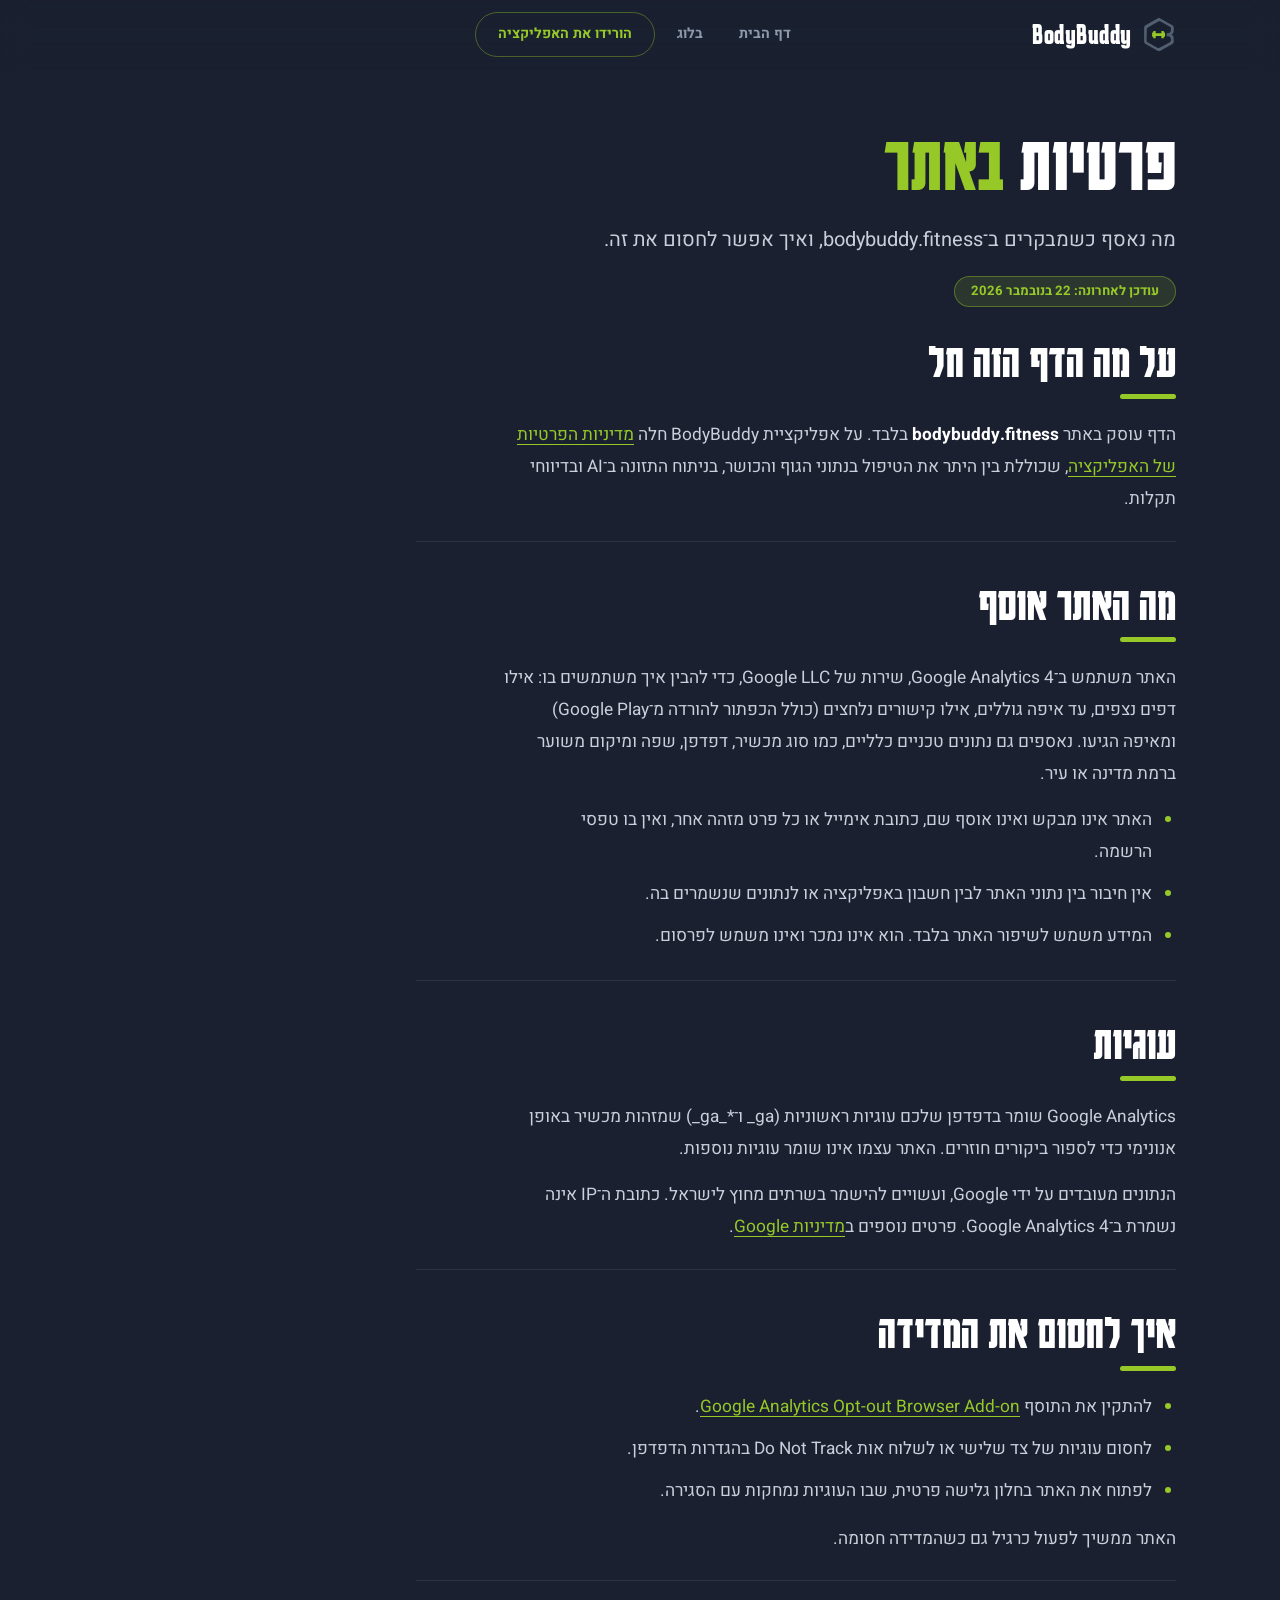
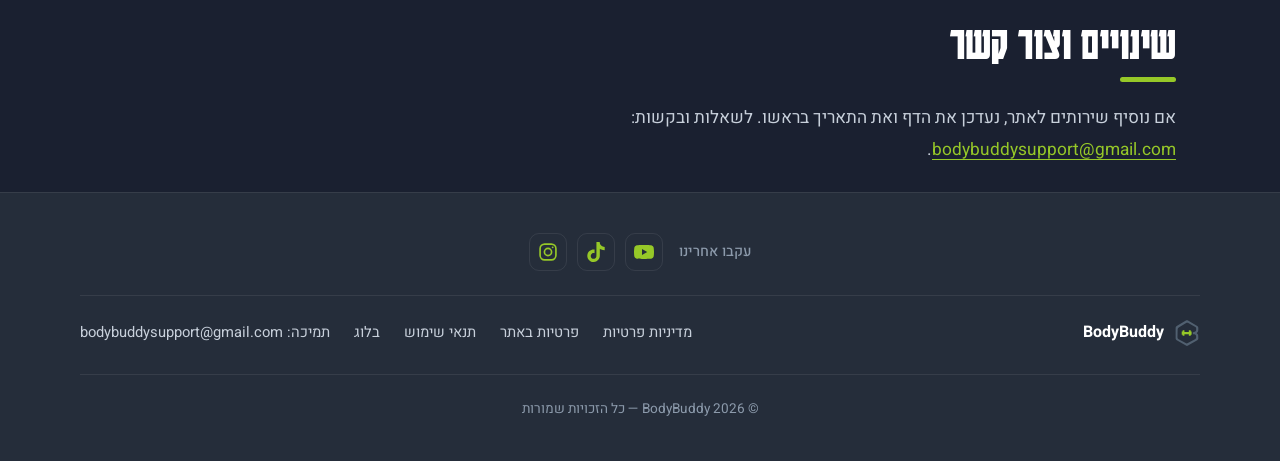
<file: website-privacy/index.html>
<!DOCTYPE html>
<html lang="he" dir="rtl">
<head>
<meta charset="UTF-8">
<script>window.dataLayer=window.dataLayer||[];function gtag(){dataLayer.push(arguments);}gtag('js',new Date());gtag('config','G-S3BT5KTJZK');
addEventListener('load',function(){var s=document.createElement('script');s.async=true;s.src='https://www.googletagmanager.com/gtag/js?id=G-S3BT5KTJZK';document.head.appendChild(s);});</script>
<meta name="viewport" content="width=device-width, initial-scale=1.0">
<title>פרטיות באתר – BodyBuddy</title>
<meta name="description" content="איזה מידע נאסף באתר bodybuddy.fitness, איך משתמשים בו ואיך אפשר לחסום את המדידה.">
<meta name="theme-color" content="#1a2030">
<link rel="canonical" href="https://bodybuddy.fitness/website-privacy/">
<link rel="icon" href="../favicon.ico" sizes="48x48">
<link rel="icon" type="image/svg+xml" href="../images/icon.svg">
<link rel="icon" type="image/png" sizes="32x32" href="../images/favicon-32.png">
<link rel="icon" type="image/png" sizes="192x192" href="../images/favicon-192.png">
<link rel="apple-touch-icon" sizes="180x180" href="../images/apple-touch-icon.png">
<link rel="manifest" href="../site.webmanifest">
<meta property="og:type" content="website">
<meta property="og:site_name" content="BodyBuddy">
<meta property="og:locale" content="he_IL">
<meta property="og:title" content="פרטיות באתר – BodyBuddy">
<meta property="og:description" content="איזה מידע נאסף באתר bodybuddy.fitness ואיך אפשר לחסום את המדידה.">
<meta property="og:url" content="https://bodybuddy.fitness/website-privacy/">
<meta property="og:image" content="https://bodybuddy.fitness/images/og-image.png">
<link rel="preconnect" href="https://fonts.googleapis.com">
<link rel="preconnect" href="https://fonts.gstatic.com" crossorigin>
<link rel="preload" as="style" href="https://fonts.googleapis.com/css2?family=Heebo:wght@400;500;700&family=Karantina:wght@700&display=swap" onload="this.onload=null;this.rel='stylesheet'">
<noscript><link rel="stylesheet" href="https://fonts.googleapis.com/css2?family=Heebo:wght@400;500;700&family=Karantina:wght@700&display=swap"></noscript>
<script>document.documentElement.classList.add('js');</script>
<link rel="stylesheet" href="../style.css">
<link rel="stylesheet" href="../blog/blog.css">
</head>
<body>

<header class="site-header" id="siteHeader">
  <div class="header-inner">
    <a href="../index.html" class="brand" aria-label="BodyBuddy — לדף הבית">
      <img src="../images/logo-mark.svg" alt="" class="brand-logo" width="34" height="34">
      <span class="brand-name">BodyBuddy</span>
    </a>
    <div class="header-actions">
      <a href="../index.html" class="nav-link nav-home">דף הבית</a>
      <a href="../blog/index.html" class="nav-link">בלוג</a>
      <a href="../index.html#download" class="btn btn-ghost btn-small">הורידו את האפליקציה</a>
    </div>
  </div>
</header>

<main>
  <div class="section-inner">
    <header class="article-hero">
      <h1 class="article-title">פרטיות <span>באתר</span></h1>
      <p class="article-sub">מה נאסף כשמבקרים ב־bodybuddy.fitness, ואיך אפשר לחסום את זה.</p>
      <span class="chip">עודכן לאחרונה: 22 בנובמבר 2026</span>
    </header>

    <article class="article-body" style="max-width:760px">

      <section class="post-section">
        <h2>על מה הדף הזה חל</h2>
        <p>הדף עוסק באתר <strong>bodybuddy.fitness</strong> בלבד. על אפליקציית BodyBuddy חלה <a href="/privacypolicy/">מדיניות הפרטיות של האפליקציה</a>, שכוללת בין היתר את הטיפול בנתוני הגוף והכושר, בניתוח התזונה ב־AI ובדיווחי תקלות.</p>
      </section>

      <section class="post-section">
        <h2>מה האתר אוסף</h2>
        <p>האתר משתמש ב־Google Analytics 4, שירות של Google LLC, כדי להבין איך משתמשים בו: אילו דפים נצפים, עד איפה גוללים, אילו קישורים נלחצים (כולל הכפתור להורדה מ־Google Play) ומאיפה הגיעו. נאספים גם נתונים טכניים כלליים, כמו סוג מכשיר, דפדפן, שפה ומיקום משוער ברמת מדינה או עיר.</p>
        <ul>
          <li>האתר אינו מבקש ואינו אוסף שם, כתובת אימייל או כל פרט מזהה אחר, ואין בו טפסי הרשמה.</li>
          <li>אין חיבור בין נתוני האתר לבין חשבון באפליקציה או לנתונים שנשמרים בה.</li>
          <li>המידע משמש לשיפור האתר בלבד. הוא אינו נמכר ואינו משמש לפרסום.</li>
        </ul>
      </section>

      <section class="post-section">
        <h2>עוגיות</h2>
        <p>Google Analytics שומר בדפדפן שלכם עוגיות ראשוניות (<span dir="ltr">_ga</span> ו־<span dir="ltr">_ga_*</span>) שמזהות מכשיר באופן אנונימי כדי לספור ביקורים חוזרים. האתר עצמו אינו שומר עוגיות נוספות.</p>
        <p>הנתונים מעובדים על ידי Google, ועשויים להישמר בשרתים מחוץ לישראל. כתובת ה־IP אינה נשמרת ב־Google Analytics 4. פרטים נוספים ב<a href="https://policies.google.com/technologies/partner-sites" rel="noopener" target="_blank">מדיניות Google</a>.</p>
      </section>

      <section class="post-section">
        <h2>איך לחסום את המדידה</h2>
        <ul>
          <li>להתקין את התוסף <a href="https://tools.google.com/dlpage/gaoptout" rel="noopener" target="_blank">Google Analytics Opt-out Browser Add-on</a>.</li>
          <li>לחסום עוגיות של צד שלישי או לשלוח אות Do Not Track בהגדרות הדפדפן.</li>
          <li>לפתוח את האתר בחלון גלישה פרטית, שבו העוגיות נמחקות עם הסגירה.</li>
        </ul>
        <p>האתר ממשיך לפעול כרגיל גם כשהמדידה חסומה.</p>
      </section>

      <section class="post-section">
        <h2>שינויים וצור קשר</h2>
        <p>אם נוסיף שירותים לאתר, נעדכן את הדף ואת התאריך בראשו. לשאלות ובקשות: <a href="mailto:bodybuddysupport@gmail.com">bodybuddysupport@gmail.com</a>.</p>
      </section>

    </article>
  </div>
</main>

<footer class="site-footer">
  <div class="footer-inner">
    <div class="footer-social" aria-label="רשתות חברתיות">
      <span class="footer-social-label">עקבו אחרינו</span>
      <a class="social-icon" href="https://www.youtube.com/@BodyBuddy-Fitness" target="_blank" rel="noopener" aria-label="BodyBuddy ביוטיוב" title="יוטיוב">
        <svg viewBox="0 0 24 24" aria-hidden="true"><path fill="currentColor" fill-rule="evenodd" d="M23.5 6.2a3 3 0 0 0-2.1-2.1C19.5 3.6 12 3.6 12 3.6s-7.5 0-9.4.5A3 3 0 0 0 .5 6.2 31.3 31.3 0 0 0 0 12a31.3 31.3 0 0 0 .5 5.8 3 3 0 0 0 2.1 2.1c1.9.5 9.4.5 9.4.5s7.5 0 9.4-.5a3 3 0 0 0 2.1-2.1A31.3 31.3 0 0 0 24 12a31.3 31.3 0 0 0-.5-5.8ZM9.6 15.6V8.4l6.3 3.6-6.3 3.6Z"/></svg>
      </a>
      <a class="social-icon" href="https://www.tiktok.com/@bodybuddy.app" target="_blank" rel="noopener" aria-label="BodyBuddy בטיקטוק" title="טיקטוק">
        <svg viewBox="0 0 24 24" aria-hidden="true"><path fill="currentColor" d="M12.53.02c1.31-.02 2.61-.01 3.91-.02.08 1.53.63 3.09 1.75 4.17 1.12 1.11 2.7 1.62 4.24 1.79v4.03c-1.44-.05-2.89-.35-4.2-.97-.57-.26-1.1-.59-1.62-.93-.01 2.92.01 5.84-.02 8.75-.08 1.4-.54 2.79-1.35 3.94-1.31 1.92-3.58 3.17-5.91 3.21-1.43.08-2.86-.31-4.08-1.03-2.02-1.19-3.44-3.37-3.65-5.71-.02-.5-.03-1-.01-1.49.18-1.9 1.12-3.72 2.58-4.96 1.66-1.44 3.98-2.13 6.15-1.72.02 1.48-.04 2.96-.04 4.44-.99-.32-2.15-.23-3.02.37-.63.41-1.11 1.04-1.36 1.75-.21.51-.15 1.07-.14 1.61.24 1.64 1.82 3.02 3.5 2.87 1.12-.01 2.19-.66 2.77-1.61.19-.33.4-.67.41-1.06.1-1.79.06-3.57.07-5.36.01-4.03-.01-8.05.02-12.07Z"/></svg>
      </a>
      <a class="social-icon" href="https://www.instagram.com/bodybuddy_app/" target="_blank" rel="noopener" aria-label="BodyBuddy באינסטגרם" title="אינסטגרם">
        <svg viewBox="0 0 24 24" aria-hidden="true" fill="none" stroke="currentColor" stroke-width="2"><rect x="2.5" y="2.5" width="19" height="19" rx="5.5"/><circle cx="12" cy="12" r="4.3"/><circle cx="17.6" cy="6.4" r="1.1" fill="currentColor" stroke="none"/></svg>
      </a>
    </div>
    <div class="footer-brand">
      <img src="../images/logo-mark.svg" alt="" class="footer-logo" width="26" height="26">
      <span>BodyBuddy</span>
    </div>
    <nav class="footer-links" aria-label="קישורי פוטר">
      <a href="/privacypolicy/">מדיניות פרטיות</a>
      <a href="/website-privacy/">פרטיות באתר</a>
      <a href="/termsofservice/">תנאי שימוש</a>
      <a href="../blog/index.html">בלוג</a>
      <a href="mailto:bodybuddysupport@gmail.com">תמיכה: bodybuddysupport@gmail.com</a>
    </nav>
    <p class="copyright">© <span id="year">2026</span> BodyBuddy — כל הזכויות שמורות</p>
  </div>
</footer>

<script>
document.getElementById('year').textContent = new Date().getFullYear();
document.querySelectorAll('.post-section').forEach(function (el) { el.classList.add('is-visible'); });
</script>
</body>
</html>
</file>
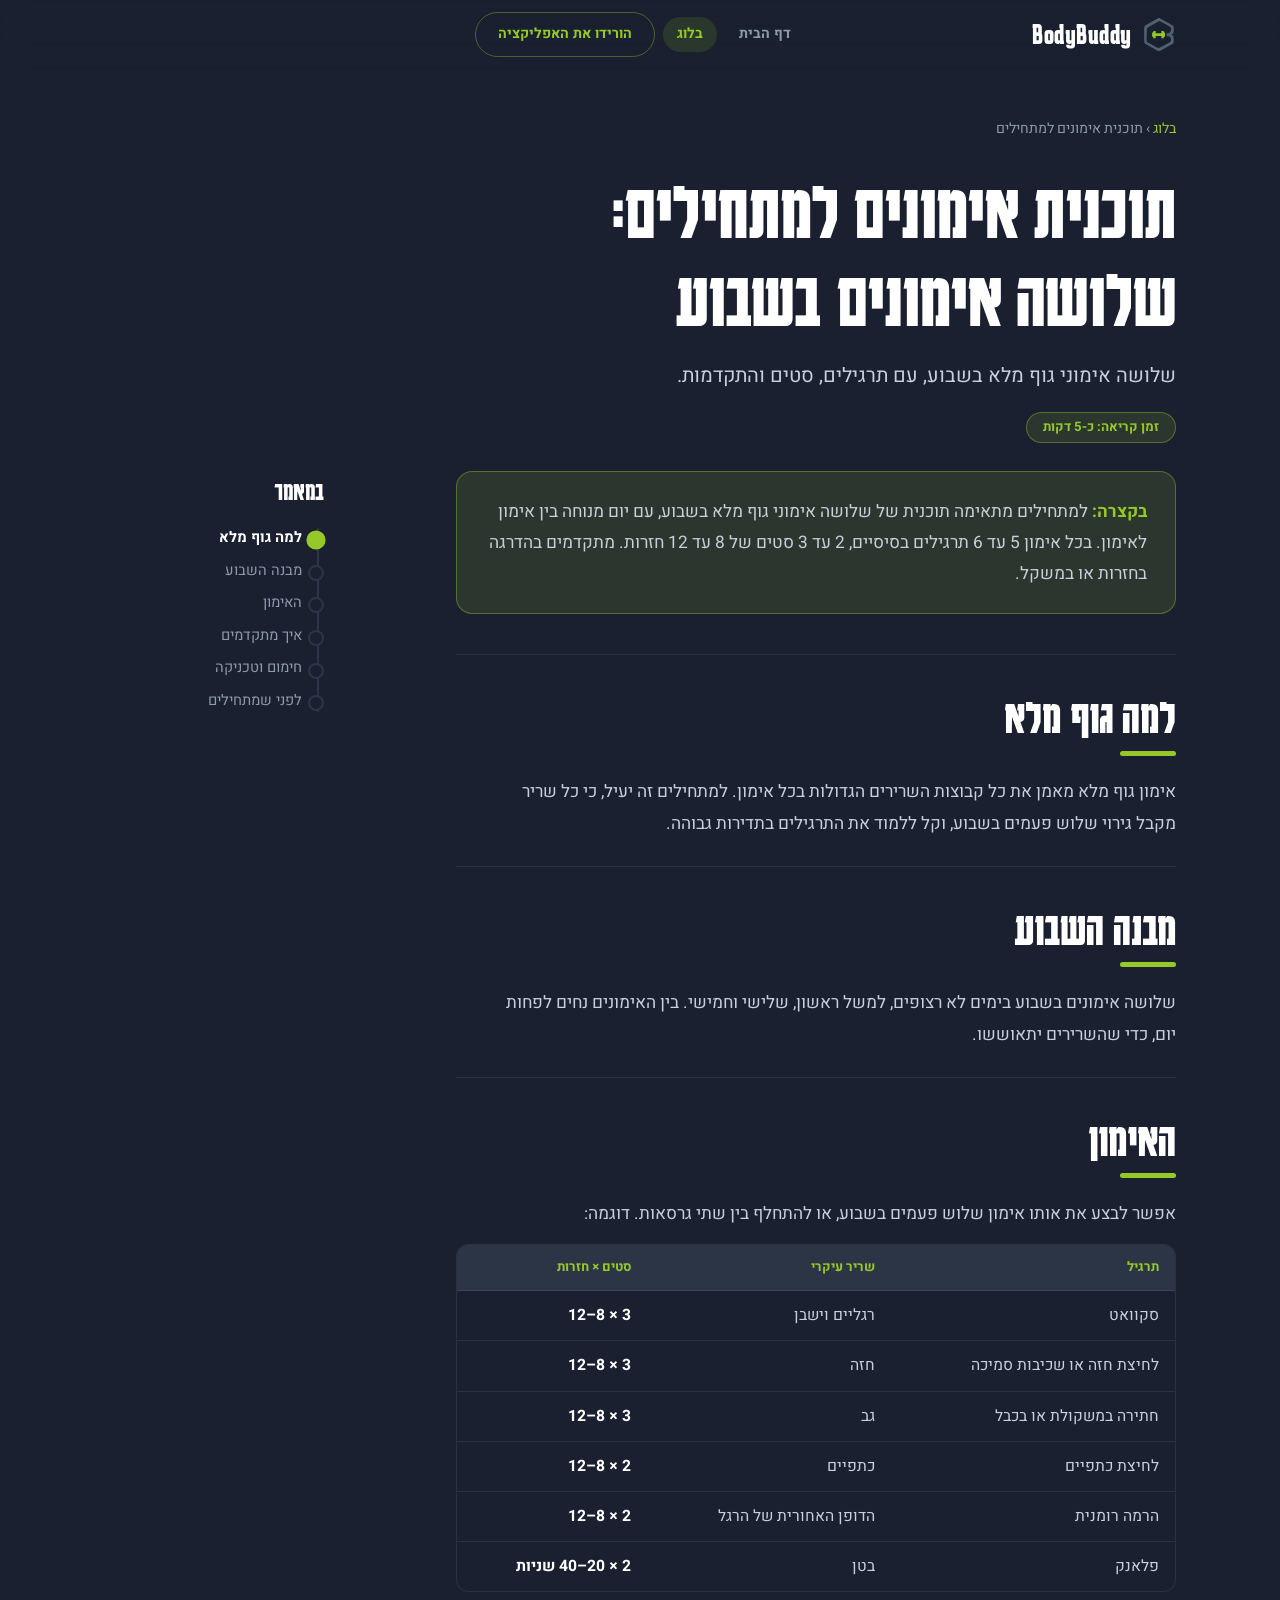
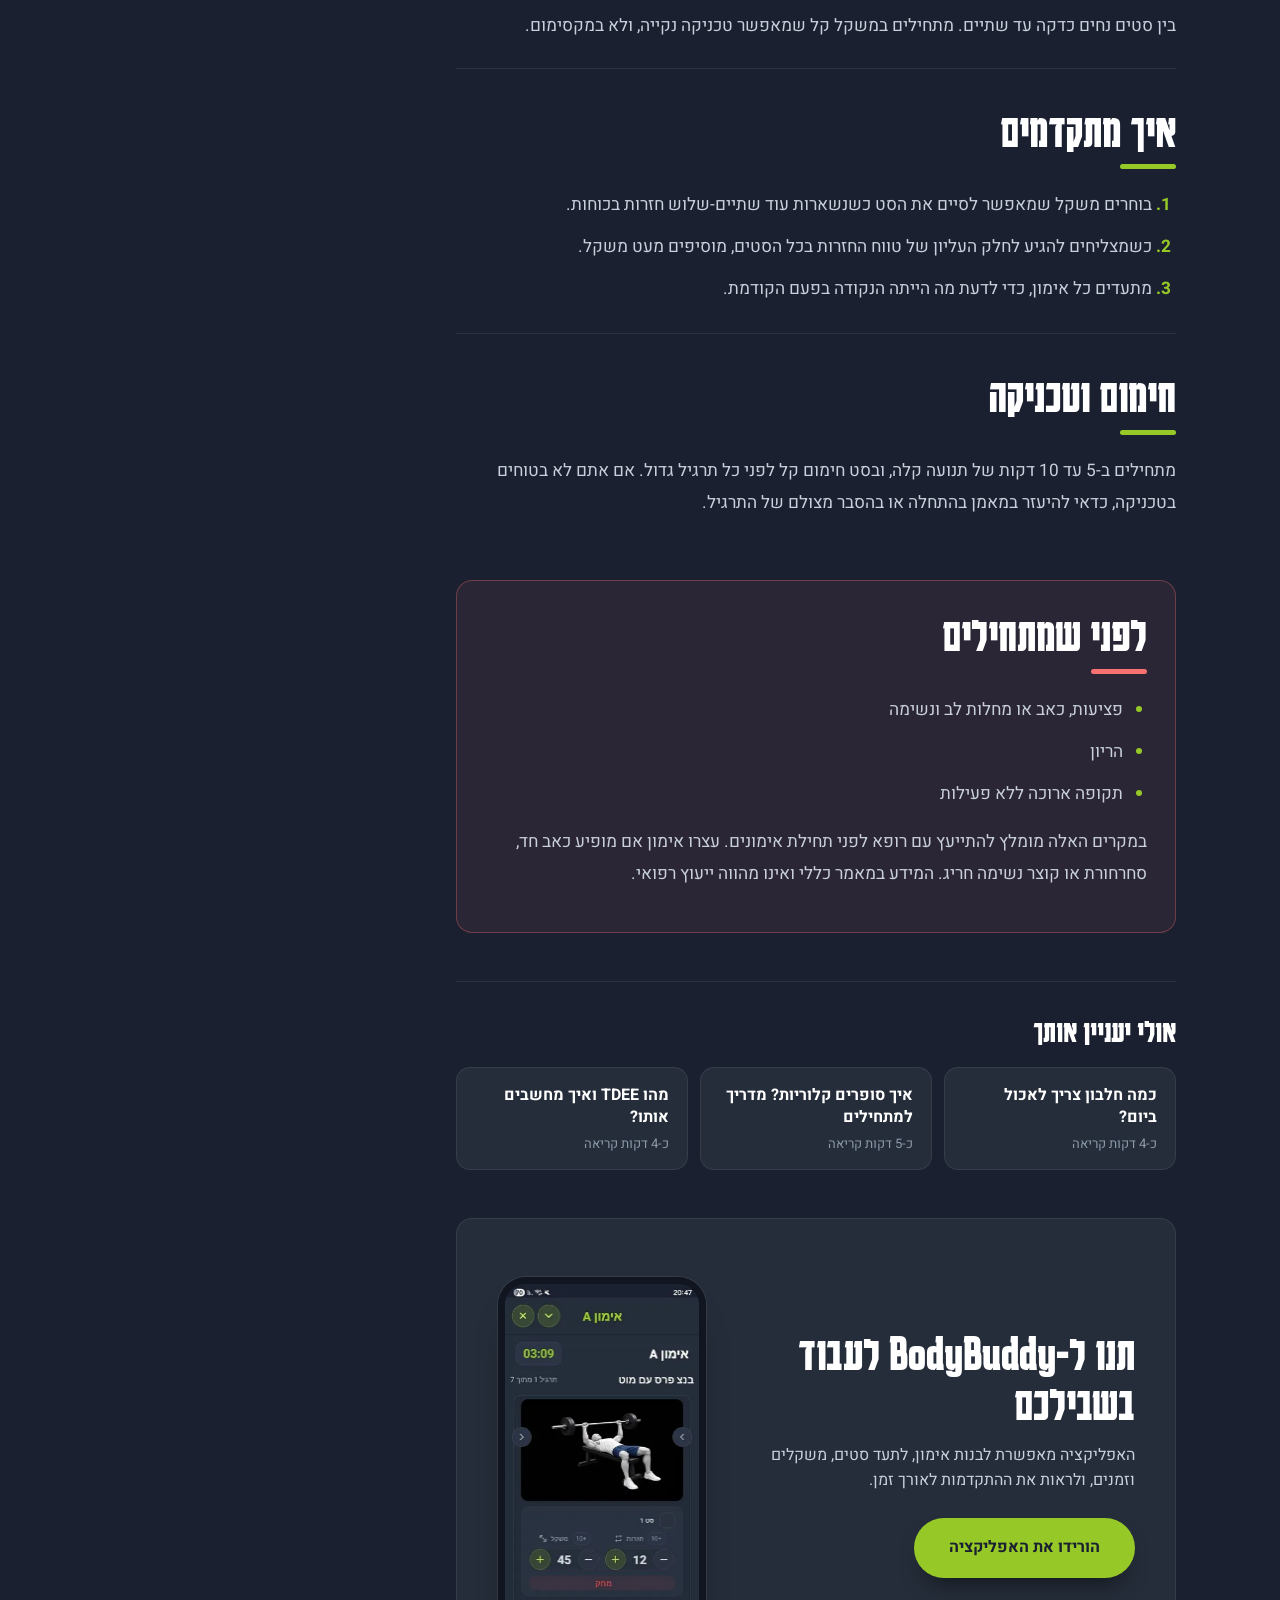
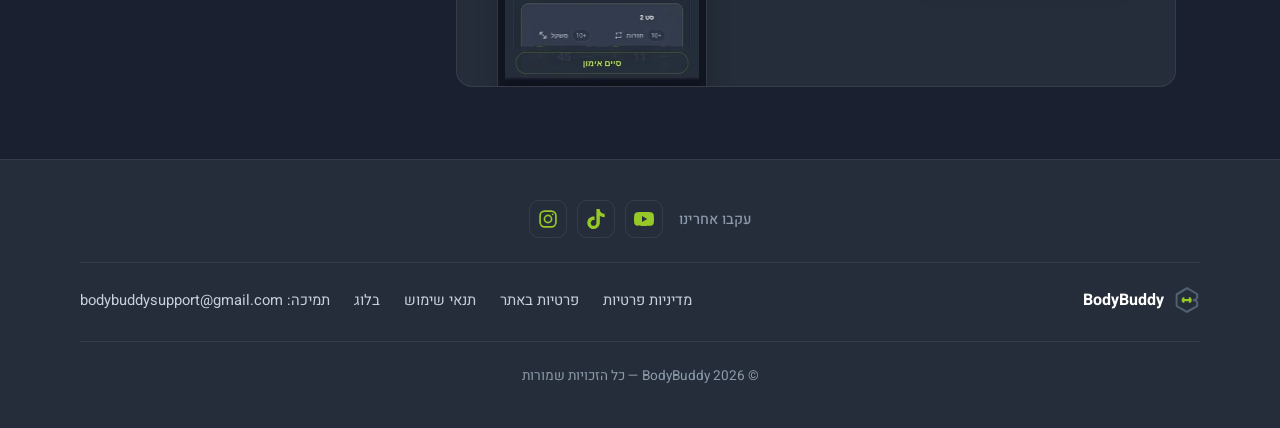
<file: blog/beginner-workout/index.html>
<!DOCTYPE html>
<html lang="he" dir="rtl">
<head>
<meta charset="UTF-8">
<script>window.dataLayer=window.dataLayer||[];function gtag(){dataLayer.push(arguments);}gtag('js',new Date());gtag('config','G-S3BT5KTJZK');
addEventListener('load',function(){var s=document.createElement('script');s.async=true;s.src='https://www.googletagmanager.com/gtag/js?id=G-S3BT5KTJZK';document.head.appendChild(s);});</script>
<meta name="viewport" content="width=device-width, initial-scale=1.0">
<title>תוכנית אימונים למתחילים: שלושה אימונים בשבוע – BodyBuddy</title>
<meta name="description" content="תוכנית אימון כוח למתחילים בחדר כושר או בבית: שלושה אימוני גוף מלא בשבוע, תרגילים, סטים וחזרות, איך מתקדמים ומתי נחים.">
<meta name="theme-color" content="#1a2030">
<link rel="canonical" href="https://bodybuddy.fitness/blog/beginner-workout/">
<link rel="icon" href="../../favicon.ico" sizes="48x48">
<link rel="icon" type="image/svg+xml" href="../../images/icon.svg">
<link rel="icon" type="image/png" sizes="32x32" href="../../images/favicon-32.png">
<link rel="icon" type="image/png" sizes="48x48" href="../../images/favicon-48.png">
<link rel="icon" type="image/png" sizes="192x192" href="../../images/favicon-192.png">
<link rel="apple-touch-icon" sizes="180x180" href="../../images/apple-touch-icon.png">
<link rel="manifest" href="../../site.webmanifest">
<meta property="og:type" content="article">
<meta property="og:title" content="תוכנית אימונים למתחילים: שלושה אימונים בשבוע">
<meta property="og:description" content="שלושה אימוני גוף מלא בשבוע, עם תרגילים, סטים וחזרות.">
<meta property="og:url" content="https://bodybuddy.fitness/blog/beginner-workout/">
<meta property="og:site_name" content="BodyBuddy">
<meta property="og:locale" content="he_IL">
<meta property="og:image" content="https://bodybuddy.fitness/images/og-image.png">
<link rel="preconnect" href="https://fonts.googleapis.com">
<link rel="preconnect" href="https://fonts.gstatic.com" crossorigin>
<link rel="preload" as="style" href="https://fonts.googleapis.com/css2?family=Heebo:wght@400;500;700&family=Karantina:wght@700&display=swap" onload="this.onload=null;this.rel='stylesheet'">
<noscript><link rel="stylesheet" href="https://fonts.googleapis.com/css2?family=Heebo:wght@400;500;700&family=Karantina:wght@700&display=swap"></noscript>
<script>document.documentElement.classList.add('js');</script>
<link rel="stylesheet" href="../../style.css">
<link rel="stylesheet" href="../blog.css">
<script type="application/ld+json">
{
  "@context": "https://schema.org",
  "@type": "Article",
  "headline": "תוכנית אימונים למתחילים: שלושה אימונים בשבוע",
  "inLanguage": "he",
  "datePublished": "2026-11-22",
  "dateModified": "2026-11-22",
  "author": { "@type": "Organization", "name": "BodyBuddy" },
  "publisher": { "@type": "Organization", "name": "BodyBuddy" },
  "mainEntityOfPage": "https://bodybuddy.fitness/blog/beginner-workout/",
  "image": "https://bodybuddy.fitness/images/og-image.png"
}
</script>
<script type="application/ld+json">
{
  "@context": "https://schema.org",
  "@type": "BreadcrumbList",
  "itemListElement": [
    { "@type": "ListItem", "position": 1, "name": "BodyBuddy", "item": "https://bodybuddy.fitness/" },
    { "@type": "ListItem", "position": 2, "name": "בלוג", "item": "https://bodybuddy.fitness/blog/" },
    { "@type": "ListItem", "position": 3, "name": "תוכנית אימונים למתחילים", "item": "https://bodybuddy.fitness/blog/beginner-workout/" }
  ]
}
</script>
</head>
<body>

<div class="lap" aria-hidden="true"><i id="lapBar"></i></div>

<header class="site-header" id="siteHeader">
  <div class="header-inner">
    <a href="../../index.html" class="brand" aria-label="BodyBuddy — לדף הבית">
      <img src="../../images/logo-mark.svg" alt="" class="brand-logo" width="34" height="34">
      <span class="brand-name">BodyBuddy</span>
    </a>
    <div class="header-actions">
      <a href="../../index.html" class="nav-link nav-home">דף הבית</a>
      <a href="../index.html" class="nav-link is-current">בלוג</a>
      <a href="../../index.html#download" class="btn btn-ghost btn-small">הורידו את האפליקציה</a>
    </div>
  </div>
</header>

<main>
  <div class="section-inner">
    <header class="article-hero">
      <p class="breadcrumb"><a href="../index.html">בלוג</a> › תוכנית אימונים למתחילים</p>
      <h1 class="article-title">תוכנית אימונים למתחילים: שלושה אימונים בשבוע</h1>
      <p class="article-sub">שלושה אימוני גוף מלא בשבוע, עם תרגילים, סטים והתקדמות.</p>
      <span class="chip">זמן קריאה: כ-5 דקות</span>
    </header>

    <div class="article-layout">
      <article class="article-body">

        <section class="summary">
          <p><strong>בקצרה:</strong> למתחילים מתאימה תוכנית של שלושה אימוני גוף מלא בשבוע, עם יום מנוחה בין אימון לאימון. בכל אימון 5 עד 6 תרגילים בסיסיים, 2 עד 3 סטים של 8 עד 12 חזרות. מתקדמים בהדרגה בחזרות או במשקל.</p>
        </section>

        <section class="post-section">
          <h2>למה גוף מלא</h2>
          <p>אימון גוף מלא מאמן את כל קבוצות השרירים הגדולות בכל אימון. למתחילים זה יעיל, כי כל שריר מקבל גירוי שלוש פעמים בשבוע, וקל ללמוד את התרגילים בתדירות גבוהה.</p>
        </section>

        <section class="post-section">
          <h2>מבנה השבוע</h2>
          <p>שלושה אימונים בשבוע בימים לא רצופים, למשל ראשון, שלישי וחמישי. בין האימונים נחים לפחות יום, כדי שהשרירים יתאוששו.</p>
        </section>

        <section class="post-section">
          <h2>האימון</h2>
          <p>אפשר לבצע את אותו אימון שלוש פעמים בשבוע, או להתחלף בין שתי גרסאות. דוגמה:</p>
          <div class="table-wrap">
            <table>
              <thead><tr><th>תרגיל</th><th>שריר עיקרי</th><th>סטים × חזרות</th></tr></thead>
              <tbody>
                <tr><td>סקוואט</td><td>רגליים וישבן</td><td class="num">3 × 8–12</td></tr>
                <tr><td>לחיצת חזה או שכיבות סמיכה</td><td>חזה</td><td class="num">3 × 8–12</td></tr>
                <tr><td>חתירה במשקולת או בכבל</td><td>גב</td><td class="num">3 × 8–12</td></tr>
                <tr><td>לחיצת כתפיים</td><td>כתפיים</td><td class="num">2 × 8–12</td></tr>
                <tr><td>הרמה רומנית</td><td>הדופן האחורית של הרגל</td><td class="num">2 × 8–12</td></tr>
                <tr><td>פלאנק</td><td>בטן</td><td class="num">2 × 20–40 שניות</td></tr>
              </tbody>
            </table>
          </div>
          <p>בין סטים נחים כדקה עד שתיים. מתחילים במשקל קל שמאפשר טכניקה נקייה, ולא במקסימום.</p>
        </section>

        <section class="post-section">
          <h2>איך מתקדמים</h2>
          <ol>
            <li>בוחרים משקל שמאפשר לסיים את הסט כשנשארות עוד שתיים-שלוש חזרות בכוחות.</li>
            <li>כשמצליחים להגיע לחלק העליון של טווח החזרות בכל הסטים, מוסיפים מעט משקל.</li>
            <li>מתעדים כל אימון, כדי לדעת מה הייתה הנקודה בפעם הקודמת.</li>
          </ol>
        </section>

        <section class="post-section">
          <h2>חימום וטכניקה</h2>
          <p>מתחילים ב-5 עד 10 דקות של תנועה קלה, ובסט חימום קל לפני כל תרגיל גדול. אם אתם לא בטוחים בטכניקה, כדאי להיעזר במאמן בהתחלה או בהסבר מצולם של התרגיל.</p>
        </section>

        <section class="post-section warning">
          <h2>לפני שמתחילים</h2>
          <ul>
            <li>פציעות, כאב או מחלות לב ונשימה</li>
            <li>הריון</li>
            <li>תקופה ארוכה ללא פעילות</li>
          </ul>
          <p>במקרים האלה מומלץ להתייעץ עם רופא לפני תחילת אימונים. עצרו אימון אם מופיע כאב חד, סחרחורת או קוצר נשימה חריג. המידע במאמר כללי ואינו מהווה ייעוץ רפואי.</p>
        </section>

        <nav class="related-posts" aria-label="מאמרים קשורים">
          <h2>אולי יעניין אותך</h2>
          <div class="related-grid">
            <a class="related-card" href="../protein/">כמה חלבון צריך לאכול ביום?<span>כ-4 דקות קריאה</span></a>
            <a class="related-card" href="../calorie-counting/">איך סופרים קלוריות? מדריך למתחילים<span>כ-5 דקות קריאה</span></a>
            <a class="related-card" href="../tdee/">מהו TDEE ואיך מחשבים אותו?<span>כ-4 דקות קריאה</span></a>
          </div>
        </nav>

        <section class="post-cta">
          <div class="cta-text">
            <h2>תנו ל-BodyBuddy לעבוד בשבילכם</h2>
            <p>האפליקציה מאפשרת לבנות אימון, לתעד סטים, משקלים וזמנים, ולראות את ההתקדמות לאורך זמן.</p>
            <a class="btn btn-primary" href="../../index.html#download"><span>הורידו את האפליקציה</span></a>
          </div>
          <div class="cta-shot" aria-hidden="true">
            <img src="../../images/screens/w640/workout-session.webp" srcset="../../images/screens/w360/workout-session.webp 360w, ../../images/screens/w640/workout-session.webp 640w" sizes="220px" alt="" width="640" height="1372" loading="lazy">
          </div>
        </section>

      </article>

      <aside class="toc" id="toc" aria-label="תוכן המאמר"></aside>
    </div>
  </div>
</main>

<footer class="site-footer">
  <div class="footer-inner">
    <div class="footer-social" aria-label="רשתות חברתיות">
      <span class="footer-social-label">עקבו אחרינו</span>
      <a class="social-icon" href="https://www.youtube.com/@BodyBuddy-Fitness" target="_blank" rel="noopener" aria-label="BodyBuddy ביוטיוב" title="יוטיוב">
        <svg viewBox="0 0 24 24" aria-hidden="true"><path fill="currentColor" fill-rule="evenodd" d="M23.5 6.2a3 3 0 0 0-2.1-2.1C19.5 3.6 12 3.6 12 3.6s-7.5 0-9.4.5A3 3 0 0 0 .5 6.2 31.3 31.3 0 0 0 0 12a31.3 31.3 0 0 0 .5 5.8 3 3 0 0 0 2.1 2.1c1.9.5 9.4.5 9.4.5s7.5 0 9.4-.5a3 3 0 0 0 2.1-2.1A31.3 31.3 0 0 0 24 12a31.3 31.3 0 0 0-.5-5.8ZM9.6 15.6V8.4l6.3 3.6-6.3 3.6Z"/></svg>
      </a>
      <a class="social-icon" href="https://www.tiktok.com/@bodybuddy.app" target="_blank" rel="noopener" aria-label="BodyBuddy בטיקטוק" title="טיקטוק">
        <svg viewBox="0 0 24 24" aria-hidden="true"><path fill="currentColor" d="M12.53.02c1.31-.02 2.61-.01 3.91-.02.08 1.53.63 3.09 1.75 4.17 1.12 1.11 2.7 1.62 4.24 1.79v4.03c-1.44-.05-2.89-.35-4.2-.97-.57-.26-1.1-.59-1.62-.93-.01 2.92.01 5.84-.02 8.75-.08 1.4-.54 2.79-1.35 3.94-1.31 1.92-3.58 3.17-5.91 3.21-1.43.08-2.86-.31-4.08-1.03-2.02-1.19-3.44-3.37-3.65-5.71-.02-.5-.03-1-.01-1.49.18-1.9 1.12-3.72 2.58-4.96 1.66-1.44 3.98-2.13 6.15-1.72.02 1.48-.04 2.96-.04 4.44-.99-.32-2.15-.23-3.02.37-.63.41-1.11 1.04-1.36 1.75-.21.51-.15 1.07-.14 1.61.24 1.64 1.82 3.02 3.5 2.87 1.12-.01 2.19-.66 2.77-1.61.19-.33.4-.67.41-1.06.1-1.79.06-3.57.07-5.36.01-4.03-.01-8.05.02-12.07Z"/></svg>
      </a>
      <a class="social-icon" href="https://www.instagram.com/bodybuddy_app/" target="_blank" rel="noopener" aria-label="BodyBuddy באינסטגרם" title="אינסטגרם">
        <svg viewBox="0 0 24 24" aria-hidden="true" fill="none" stroke="currentColor" stroke-width="2"><rect x="2.5" y="2.5" width="19" height="19" rx="5.5"/><circle cx="12" cy="12" r="4.3"/><circle cx="17.6" cy="6.4" r="1.1" fill="currentColor" stroke="none"/></svg>
      </a>
    </div>
    <div class="footer-brand">
      <img src="../../images/logo-mark.svg" alt="" class="footer-logo" width="26" height="26">
      <span>BodyBuddy</span>
    </div>
    <nav class="footer-links" aria-label="קישורי פוטר">
      <a href="/privacypolicy/">מדיניות פרטיות</a>
      <a href="/website-privacy/">פרטיות באתר</a>
      <a href="/termsofservice/">תנאי שימוש</a>
      <a href="../index.html">בלוג</a>
      <a href="mailto:bodybuddysupport@gmail.com">תמיכה: bodybuddysupport@gmail.com</a>
    </nav>
    <p class="copyright">© <span id="year">2026</span> BodyBuddy — כל הזכויות שמורות</p>
  </div>
</footer>

<script src="../blog.js"></script>
</body>
</html>
</file>
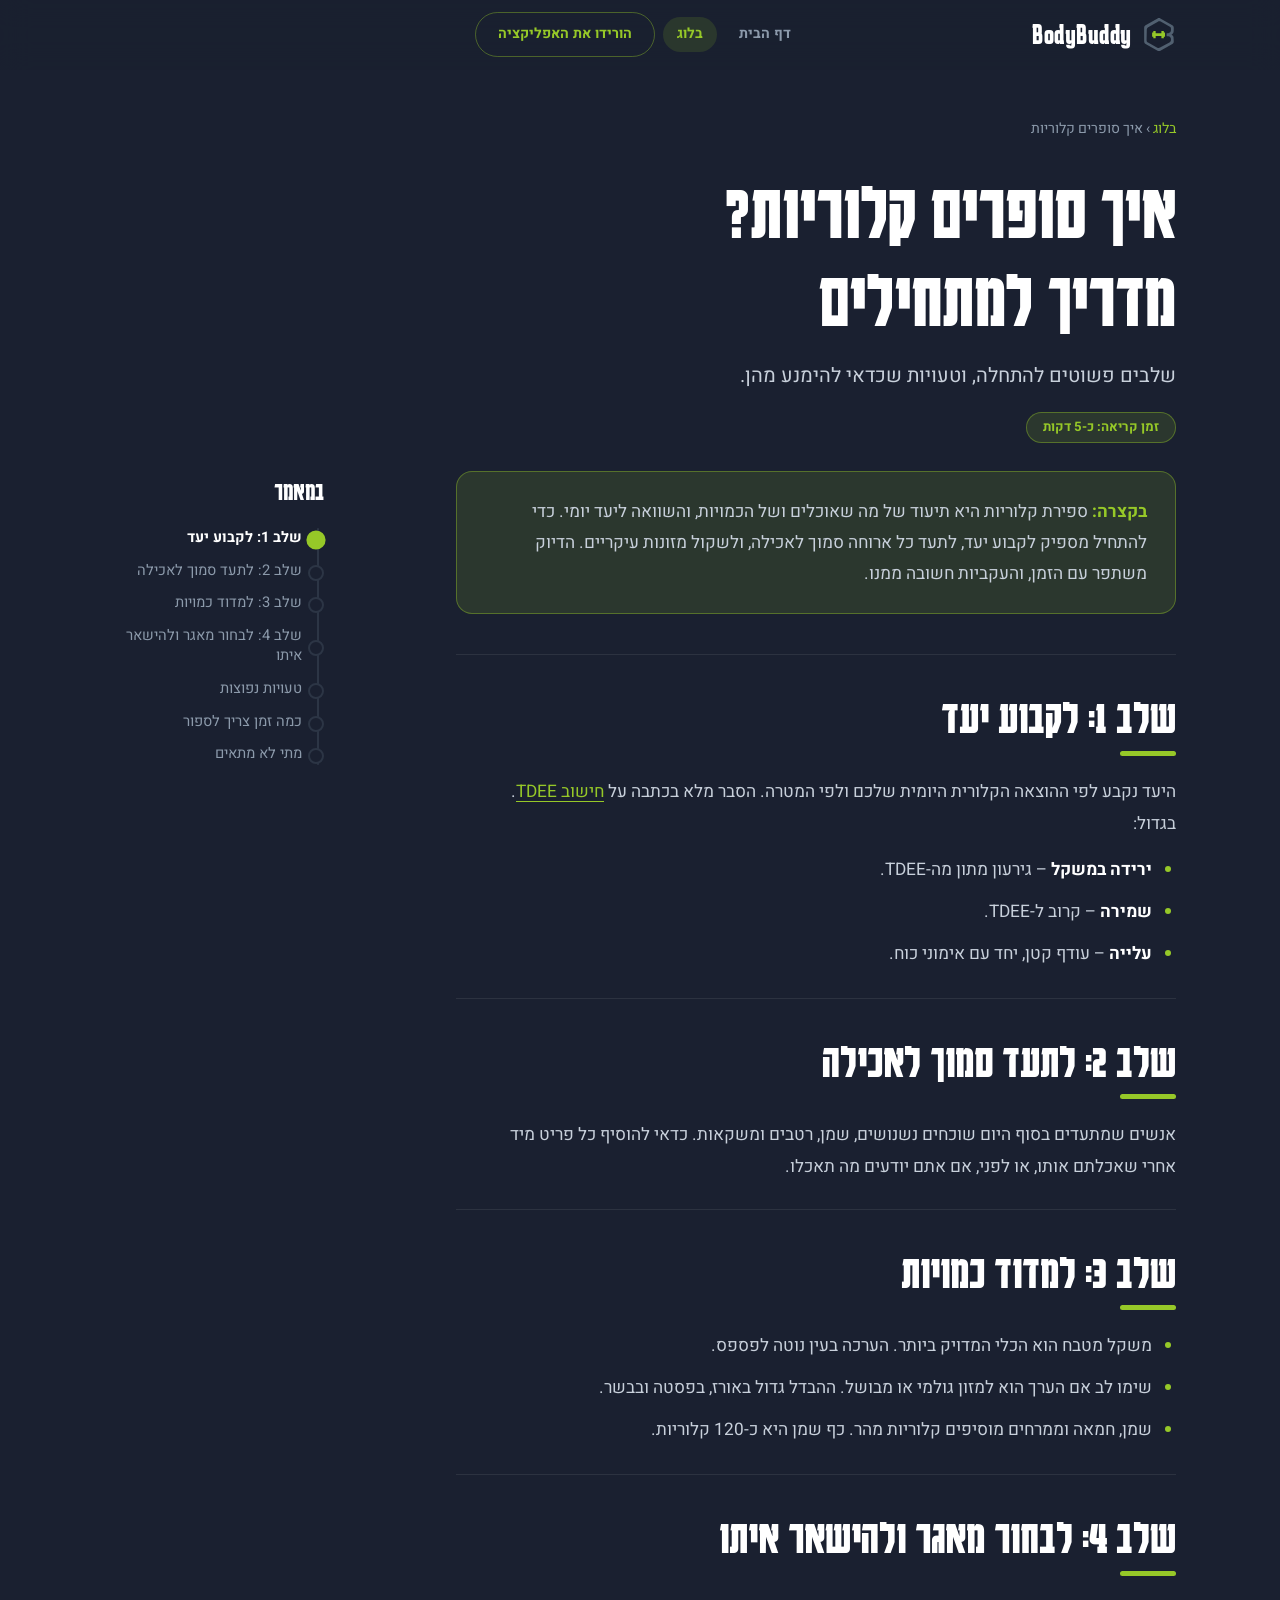
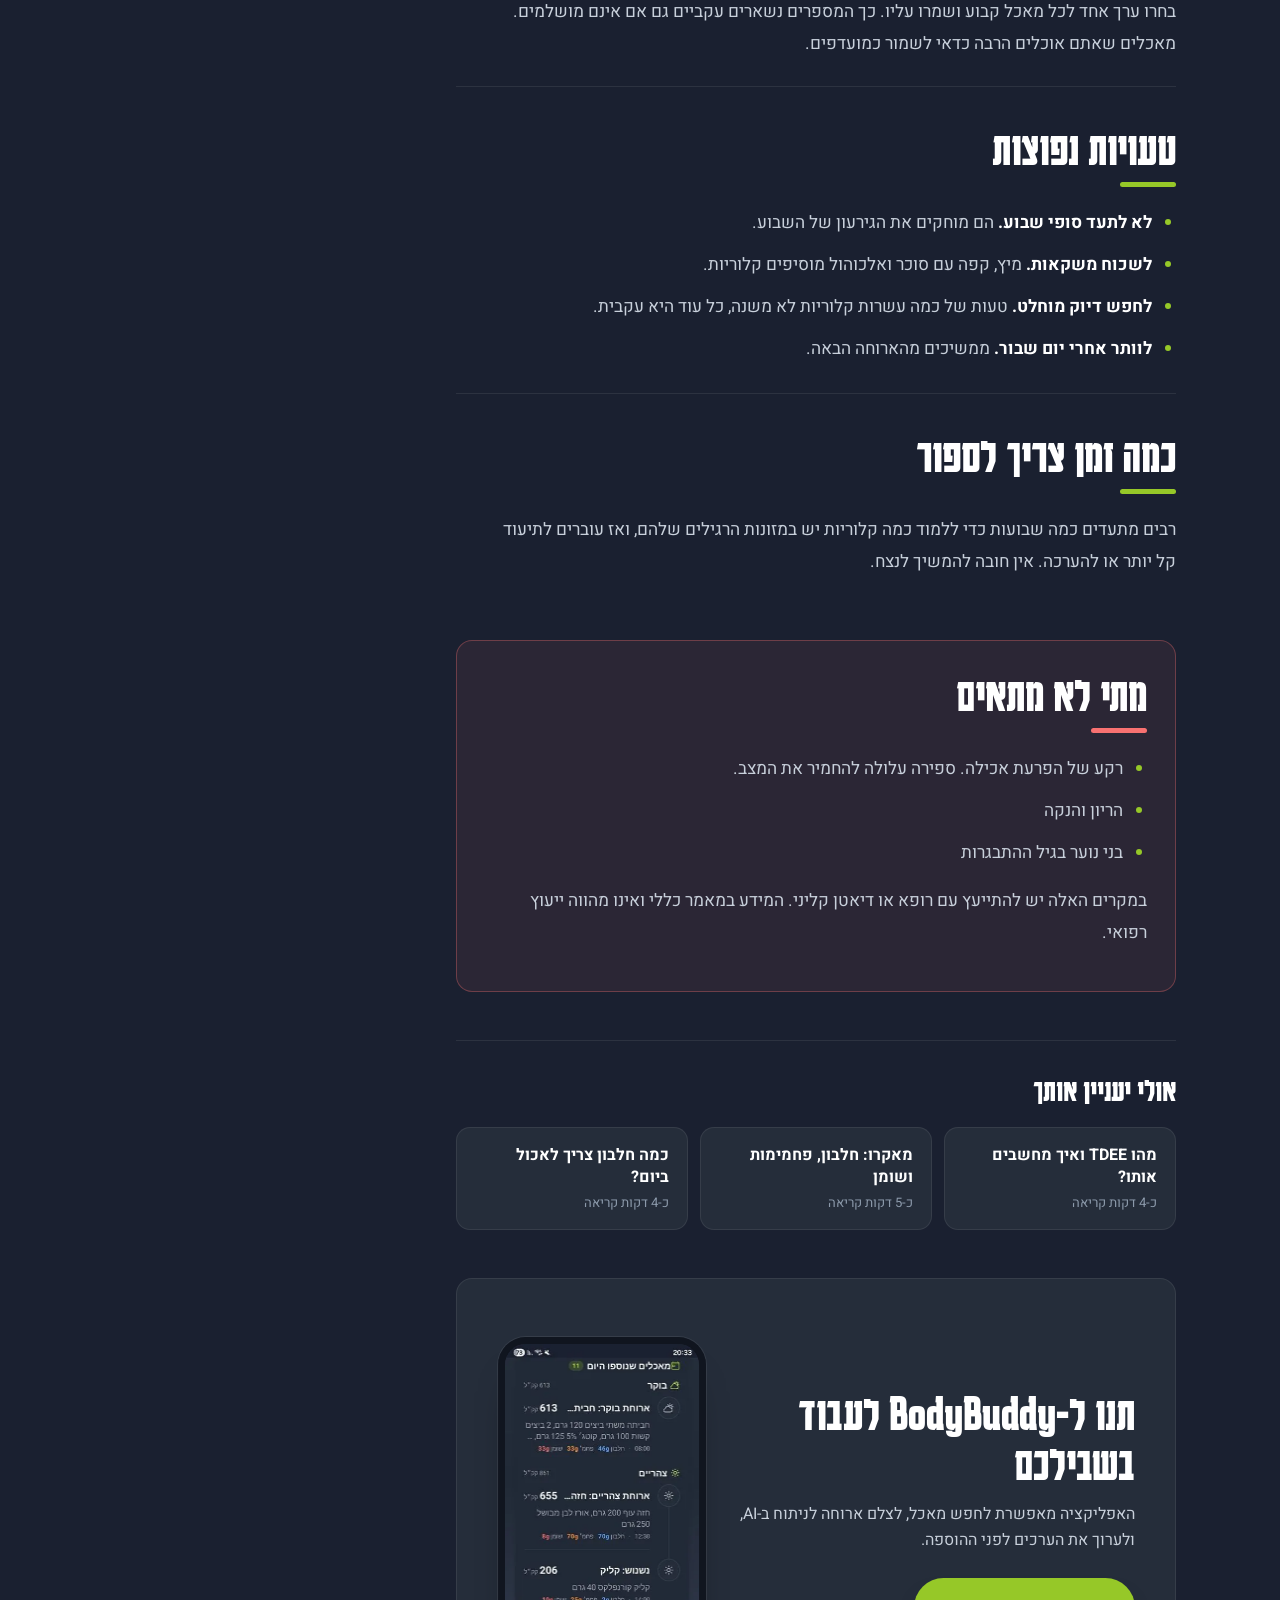
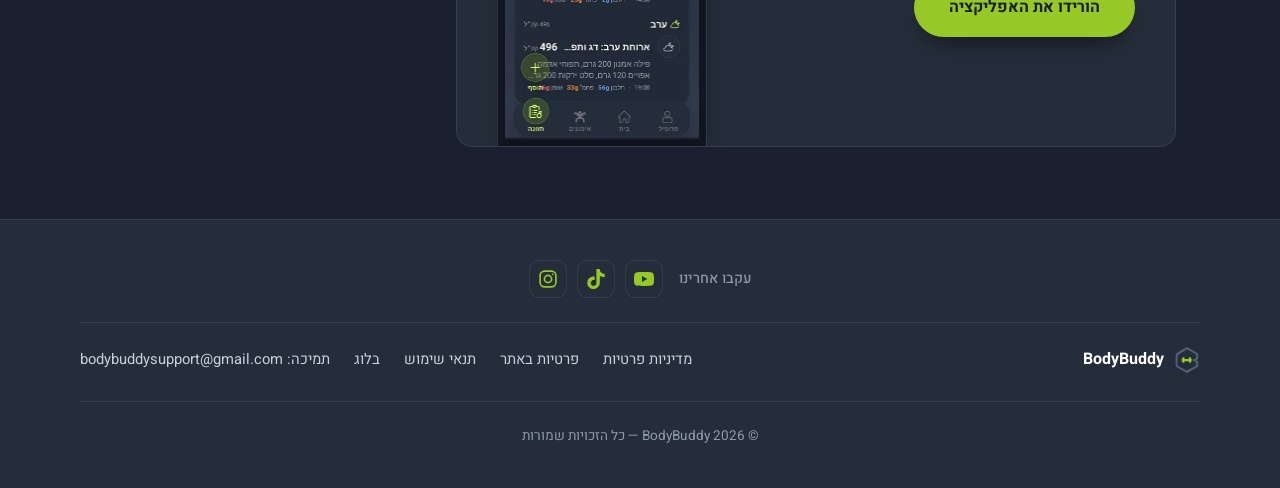
<file: blog/calorie-counting/index.html>
<!DOCTYPE html>
<html lang="he" dir="rtl">
<head>
<meta charset="UTF-8">
<script>window.dataLayer=window.dataLayer||[];function gtag(){dataLayer.push(arguments);}gtag('js',new Date());gtag('config','G-S3BT5KTJZK');
addEventListener('load',function(){var s=document.createElement('script');s.async=true;s.src='https://www.googletagmanager.com/gtag/js?id=G-S3BT5KTJZK';document.head.appendChild(s);});</script>
<meta name="viewport" content="width=device-width, initial-scale=1.0">
<title>איך סופרים קלוריות? מדריך למתחילים – BodyBuddy</title>
<meta name="description" content="מדריך מעשי לספירת קלוריות: איך לקבוע יעד, איך לתעד ארוחות, מה לשקול, אילו טעויות נפוצות ואיך להתמיד לאורך זמן.">
<meta name="theme-color" content="#1a2030">
<link rel="canonical" href="https://bodybuddy.fitness/blog/calorie-counting/">
<link rel="icon" href="../../favicon.ico" sizes="48x48">
<link rel="icon" type="image/svg+xml" href="../../images/icon.svg">
<link rel="icon" type="image/png" sizes="32x32" href="../../images/favicon-32.png">
<link rel="icon" type="image/png" sizes="48x48" href="../../images/favicon-48.png">
<link rel="icon" type="image/png" sizes="192x192" href="../../images/favicon-192.png">
<link rel="apple-touch-icon" sizes="180x180" href="../../images/apple-touch-icon.png">
<link rel="manifest" href="../../site.webmanifest">
<meta property="og:type" content="article">
<meta property="og:title" content="איך סופרים קלוריות? מדריך למתחילים">
<meta property="og:description" content="שלבים מעשיים לתיעוד קלוריות, וטעויות נפוצות שכדאי להימנע מהן.">
<meta property="og:url" content="https://bodybuddy.fitness/blog/calorie-counting/">
<meta property="og:site_name" content="BodyBuddy">
<meta property="og:locale" content="he_IL">
<meta property="og:image" content="https://bodybuddy.fitness/images/og-image.png">
<link rel="preconnect" href="https://fonts.googleapis.com">
<link rel="preconnect" href="https://fonts.gstatic.com" crossorigin>
<link rel="preload" as="style" href="https://fonts.googleapis.com/css2?family=Heebo:wght@400;500;700&family=Karantina:wght@700&display=swap" onload="this.onload=null;this.rel='stylesheet'">
<noscript><link rel="stylesheet" href="https://fonts.googleapis.com/css2?family=Heebo:wght@400;500;700&family=Karantina:wght@700&display=swap"></noscript>
<script>document.documentElement.classList.add('js');</script>
<link rel="stylesheet" href="../../style.css">
<link rel="stylesheet" href="../blog.css">
<script type="application/ld+json">
{
  "@context": "https://schema.org",
  "@type": "Article",
  "headline": "איך סופרים קלוריות? מדריך למתחילים",
  "inLanguage": "he",
  "datePublished": "2026-11-22",
  "dateModified": "2026-11-22",
  "author": { "@type": "Organization", "name": "BodyBuddy" },
  "publisher": { "@type": "Organization", "name": "BodyBuddy" },
  "mainEntityOfPage": "https://bodybuddy.fitness/blog/calorie-counting/",
  "image": "https://bodybuddy.fitness/images/og-image.png"
}
</script>
<script type="application/ld+json">
{
  "@context": "https://schema.org",
  "@type": "BreadcrumbList",
  "itemListElement": [
    { "@type": "ListItem", "position": 1, "name": "BodyBuddy", "item": "https://bodybuddy.fitness/" },
    { "@type": "ListItem", "position": 2, "name": "בלוג", "item": "https://bodybuddy.fitness/blog/" },
    { "@type": "ListItem", "position": 3, "name": "איך סופרים קלוריות", "item": "https://bodybuddy.fitness/blog/calorie-counting/" }
  ]
}
</script>
</head>
<body>

<div class="lap" aria-hidden="true"><i id="lapBar"></i></div>

<header class="site-header" id="siteHeader">
  <div class="header-inner">
    <a href="../../index.html" class="brand" aria-label="BodyBuddy — לדף הבית">
      <img src="../../images/logo-mark.svg" alt="" class="brand-logo" width="34" height="34">
      <span class="brand-name">BodyBuddy</span>
    </a>
    <div class="header-actions">
      <a href="../../index.html" class="nav-link nav-home">דף הבית</a>
      <a href="../index.html" class="nav-link is-current">בלוג</a>
      <a href="../../index.html#download" class="btn btn-ghost btn-small">הורידו את האפליקציה</a>
    </div>
  </div>
</header>

<main>
  <div class="section-inner">
    <header class="article-hero">
      <p class="breadcrumb"><a href="../index.html">בלוג</a> › איך סופרים קלוריות</p>
      <h1 class="article-title">איך סופרים קלוריות? מדריך למתחילים</h1>
      <p class="article-sub">שלבים פשוטים להתחלה, וטעויות שכדאי להימנע מהן.</p>
      <span class="chip">זמן קריאה: כ-5 דקות</span>
    </header>

    <div class="article-layout">
      <article class="article-body">

        <section class="summary">
          <p><strong>בקצרה:</strong> ספירת קלוריות היא תיעוד של מה שאוכלים ושל הכמויות, והשוואה ליעד יומי. כדי להתחיל מספיק לקבוע יעד, לתעד כל ארוחה סמוך לאכילה, ולשקול מזונות עיקריים. הדיוק משתפר עם הזמן, והעקביות חשובה ממנו.</p>
        </section>

        <section class="post-section">
          <h2>שלב 1: לקבוע יעד</h2>
          <p>היעד נקבע לפי ההוצאה הקלורית היומית שלכם ולפי המטרה. הסבר מלא בכתבה על <a href="../tdee/">חישוב TDEE</a>. בגדול:</p>
          <ul>
            <li><strong>ירידה במשקל</strong> – גירעון מתון מה-TDEE.</li>
            <li><strong>שמירה</strong> – קרוב ל-TDEE.</li>
            <li><strong>עלייה</strong> – עודף קטן, יחד עם אימוני כוח.</li>
          </ul>
        </section>

        <section class="post-section">
          <h2>שלב 2: לתעד סמוך לאכילה</h2>
          <p>אנשים שמתעדים בסוף היום שוכחים נשנושים, שמן, רטבים ומשקאות. כדאי להוסיף כל פריט מיד אחרי שאכלתם אותו, או לפני, אם אתם יודעים מה תאכלו.</p>
        </section>

        <section class="post-section">
          <h2>שלב 3: למדוד כמויות</h2>
          <ul>
            <li>משקל מטבח הוא הכלי המדויק ביותר. הערכה בעין נוטה לפספס.</li>
            <li>שימו לב אם הערך הוא למזון גולמי או מבושל. ההבדל גדול באורז, בפסטה ובבשר.</li>
            <li>שמן, חמאה וממרחים מוסיפים קלוריות מהר. כף שמן היא כ-120 קלוריות.</li>
          </ul>
        </section>

        <section class="post-section">
          <h2>שלב 4: לבחור מאגר ולהישאר איתו</h2>
          <p>בחרו ערך אחד לכל מאכל קבוע ושמרו עליו. כך המספרים נשארים עקביים גם אם אינם מושלמים. מאכלים שאתם אוכלים הרבה כדאי לשמור כמועדפים.</p>
        </section>

        <section class="post-section">
          <h2>טעויות נפוצות</h2>
          <ul>
            <li><strong>לא לתעד סופי שבוע.</strong> הם מוחקים את הגירעון של השבוע.</li>
            <li><strong>לשכוח משקאות.</strong> מיץ, קפה עם סוכר ואלכוהול מוסיפים קלוריות.</li>
            <li><strong>לחפש דיוק מוחלט.</strong> טעות של כמה עשרות קלוריות לא משנה, כל עוד היא עקבית.</li>
            <li><strong>לוותר אחרי יום שבור.</strong> ממשיכים מהארוחה הבאה.</li>
          </ul>
        </section>

        <section class="post-section">
          <h2>כמה זמן צריך לספור</h2>
          <p>רבים מתעדים כמה שבועות כדי ללמוד כמה קלוריות יש במזונות הרגילים שלהם, ואז עוברים לתיעוד קל יותר או להערכה. אין חובה להמשיך לנצח.</p>
        </section>

        <section class="post-section warning">
          <h2>מתי לא מתאים</h2>
          <ul>
            <li>רקע של הפרעת אכילה. ספירה עלולה להחמיר את המצב.</li>
            <li>הריון והנקה</li>
            <li>בני נוער בגיל ההתבגרות</li>
          </ul>
          <p>במקרים האלה יש להתייעץ עם רופא או דיאטן קליני. המידע במאמר כללי ואינו מהווה ייעוץ רפואי.</p>
        </section>

        <nav class="related-posts" aria-label="מאמרים קשורים">
          <h2>אולי יעניין אותך</h2>
          <div class="related-grid">
            <a class="related-card" href="../tdee/">מהו TDEE ואיך מחשבים אותו?<span>כ-4 דקות קריאה</span></a>
            <a class="related-card" href="../macros/">מאקרו: חלבון, פחמימות ושומן<span>כ-5 דקות קריאה</span></a>
            <a class="related-card" href="../protein/">כמה חלבון צריך לאכול ביום?<span>כ-4 דקות קריאה</span></a>
          </div>
        </nav>

        <section class="post-cta">
          <div class="cta-text">
            <h2>תנו ל-BodyBuddy לעבוד בשבילכם</h2>
            <p>האפליקציה מאפשרת לחפש מאכל, לצלם ארוחה לניתוח ב-AI, ולערוך את הערכים לפני ההוספה.</p>
            <a class="btn btn-primary" href="../../index.html#download"><span>הורידו את האפליקציה</span></a>
          </div>
          <div class="cta-shot" aria-hidden="true">
            <img src="../../images/screens/w640/diary.webp" srcset="../../images/screens/w360/diary.webp 360w, ../../images/screens/w640/diary.webp 640w" sizes="220px" alt="" width="640" height="1372" loading="lazy">
          </div>
        </section>

      </article>

      <aside class="toc" id="toc" aria-label="תוכן המאמר"></aside>
    </div>
  </div>
</main>

<footer class="site-footer">
  <div class="footer-inner">
    <div class="footer-social" aria-label="רשתות חברתיות">
      <span class="footer-social-label">עקבו אחרינו</span>
      <a class="social-icon" href="https://www.youtube.com/@BodyBuddy-Fitness" target="_blank" rel="noopener" aria-label="BodyBuddy ביוטיוב" title="יוטיוב">
        <svg viewBox="0 0 24 24" aria-hidden="true"><path fill="currentColor" fill-rule="evenodd" d="M23.5 6.2a3 3 0 0 0-2.1-2.1C19.5 3.6 12 3.6 12 3.6s-7.5 0-9.4.5A3 3 0 0 0 .5 6.2 31.3 31.3 0 0 0 0 12a31.3 31.3 0 0 0 .5 5.8 3 3 0 0 0 2.1 2.1c1.9.5 9.4.5 9.4.5s7.5 0 9.4-.5a3 3 0 0 0 2.1-2.1A31.3 31.3 0 0 0 24 12a31.3 31.3 0 0 0-.5-5.8ZM9.6 15.6V8.4l6.3 3.6-6.3 3.6Z"/></svg>
      </a>
      <a class="social-icon" href="https://www.tiktok.com/@bodybuddy.app" target="_blank" rel="noopener" aria-label="BodyBuddy בטיקטוק" title="טיקטוק">
        <svg viewBox="0 0 24 24" aria-hidden="true"><path fill="currentColor" d="M12.53.02c1.31-.02 2.61-.01 3.91-.02.08 1.53.63 3.09 1.75 4.17 1.12 1.11 2.7 1.62 4.24 1.79v4.03c-1.44-.05-2.89-.35-4.2-.97-.57-.26-1.1-.59-1.62-.93-.01 2.92.01 5.84-.02 8.75-.08 1.4-.54 2.79-1.35 3.94-1.31 1.92-3.58 3.17-5.91 3.21-1.43.08-2.86-.31-4.08-1.03-2.02-1.19-3.44-3.37-3.65-5.71-.02-.5-.03-1-.01-1.49.18-1.9 1.12-3.72 2.58-4.96 1.66-1.44 3.98-2.13 6.15-1.72.02 1.48-.04 2.96-.04 4.44-.99-.32-2.15-.23-3.02.37-.63.41-1.11 1.04-1.36 1.75-.21.51-.15 1.07-.14 1.61.24 1.64 1.82 3.02 3.5 2.87 1.12-.01 2.19-.66 2.77-1.61.19-.33.4-.67.41-1.06.1-1.79.06-3.57.07-5.36.01-4.03-.01-8.05.02-12.07Z"/></svg>
      </a>
      <a class="social-icon" href="https://www.instagram.com/bodybuddy_app/" target="_blank" rel="noopener" aria-label="BodyBuddy באינסטגרם" title="אינסטגרם">
        <svg viewBox="0 0 24 24" aria-hidden="true" fill="none" stroke="currentColor" stroke-width="2"><rect x="2.5" y="2.5" width="19" height="19" rx="5.5"/><circle cx="12" cy="12" r="4.3"/><circle cx="17.6" cy="6.4" r="1.1" fill="currentColor" stroke="none"/></svg>
      </a>
    </div>
    <div class="footer-brand">
      <img src="../../images/logo-mark.svg" alt="" class="footer-logo" width="26" height="26">
      <span>BodyBuddy</span>
    </div>
    <nav class="footer-links" aria-label="קישורי פוטר">
      <a href="/privacypolicy/">מדיניות פרטיות</a>
      <a href="/website-privacy/">פרטיות באתר</a>
      <a href="/termsofservice/">תנאי שימוש</a>
      <a href="../index.html">בלוג</a>
      <a href="mailto:bodybuddysupport@gmail.com">תמיכה: bodybuddysupport@gmail.com</a>
    </nav>
    <p class="copyright">© <span id="year">2026</span> BodyBuddy — כל הזכויות שמורות</p>
  </div>
</footer>

<script src="../blog.js"></script>
</body>
</html>
</file>
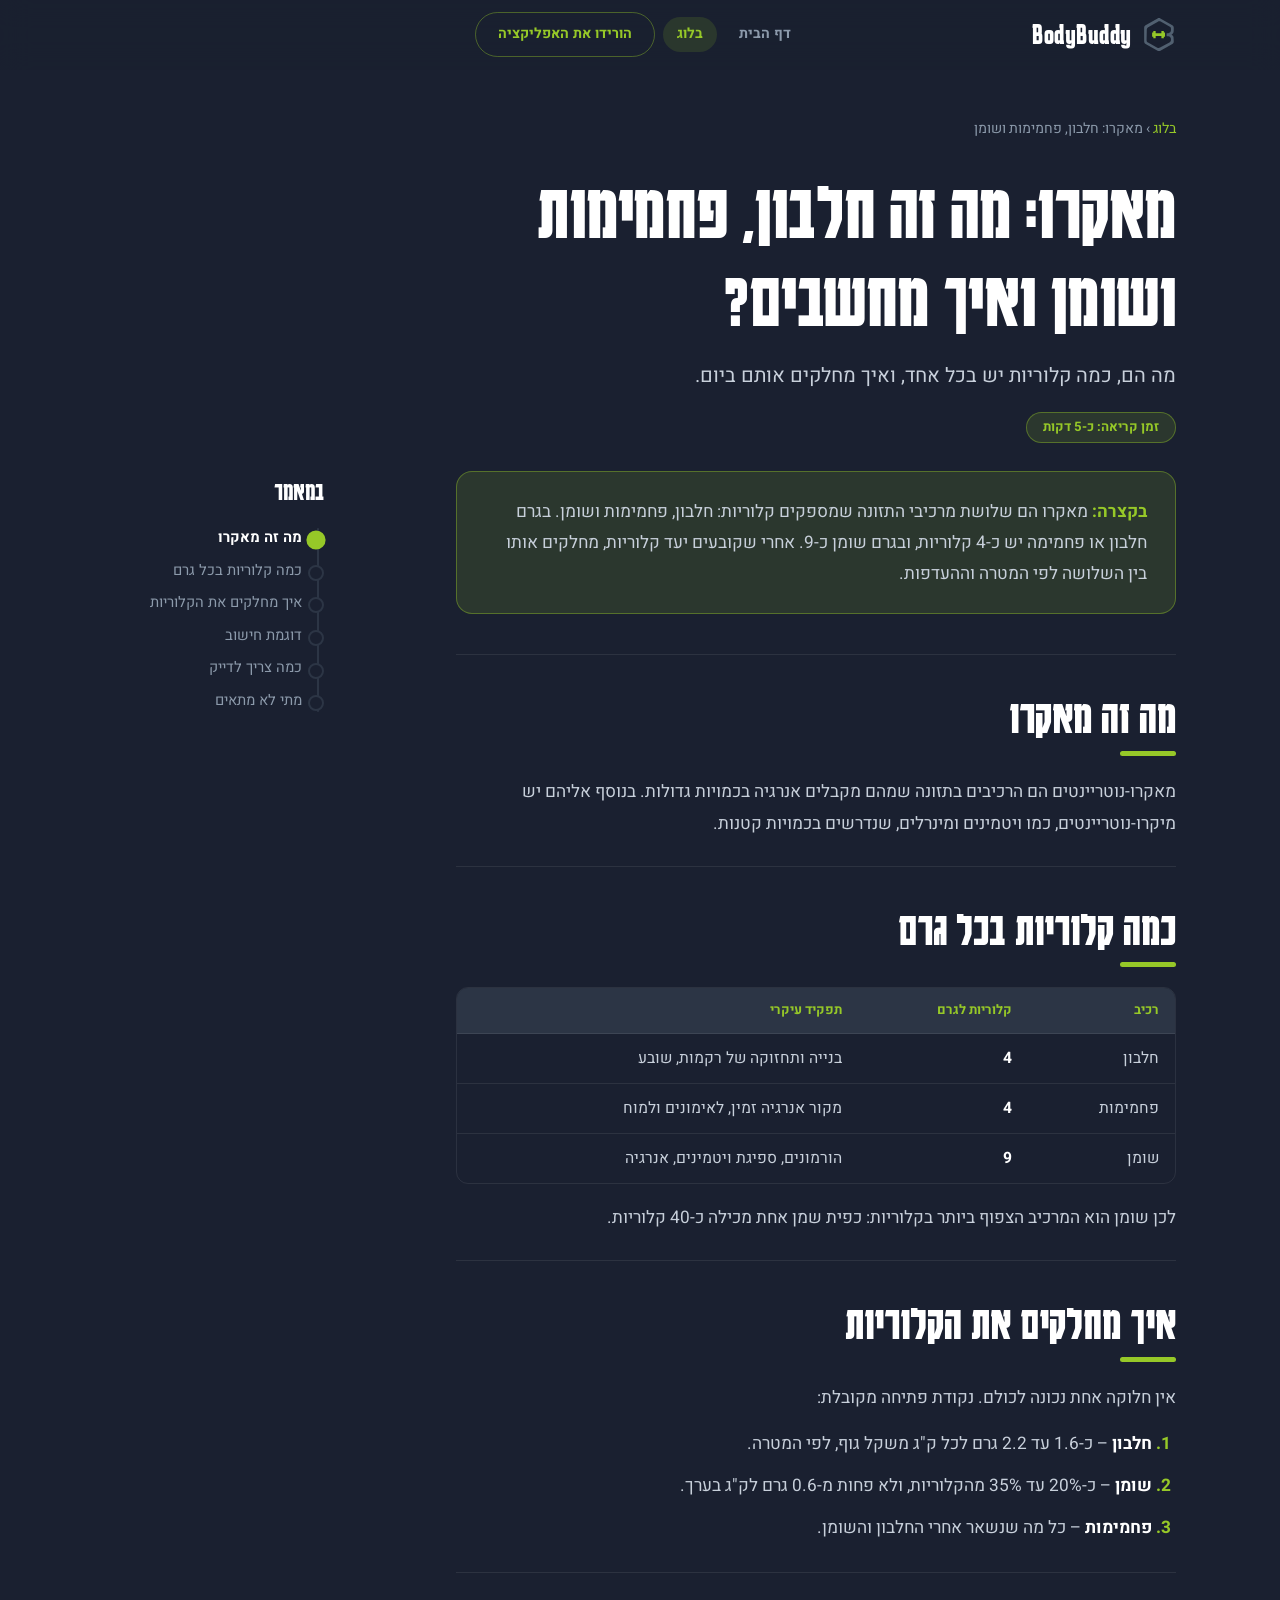
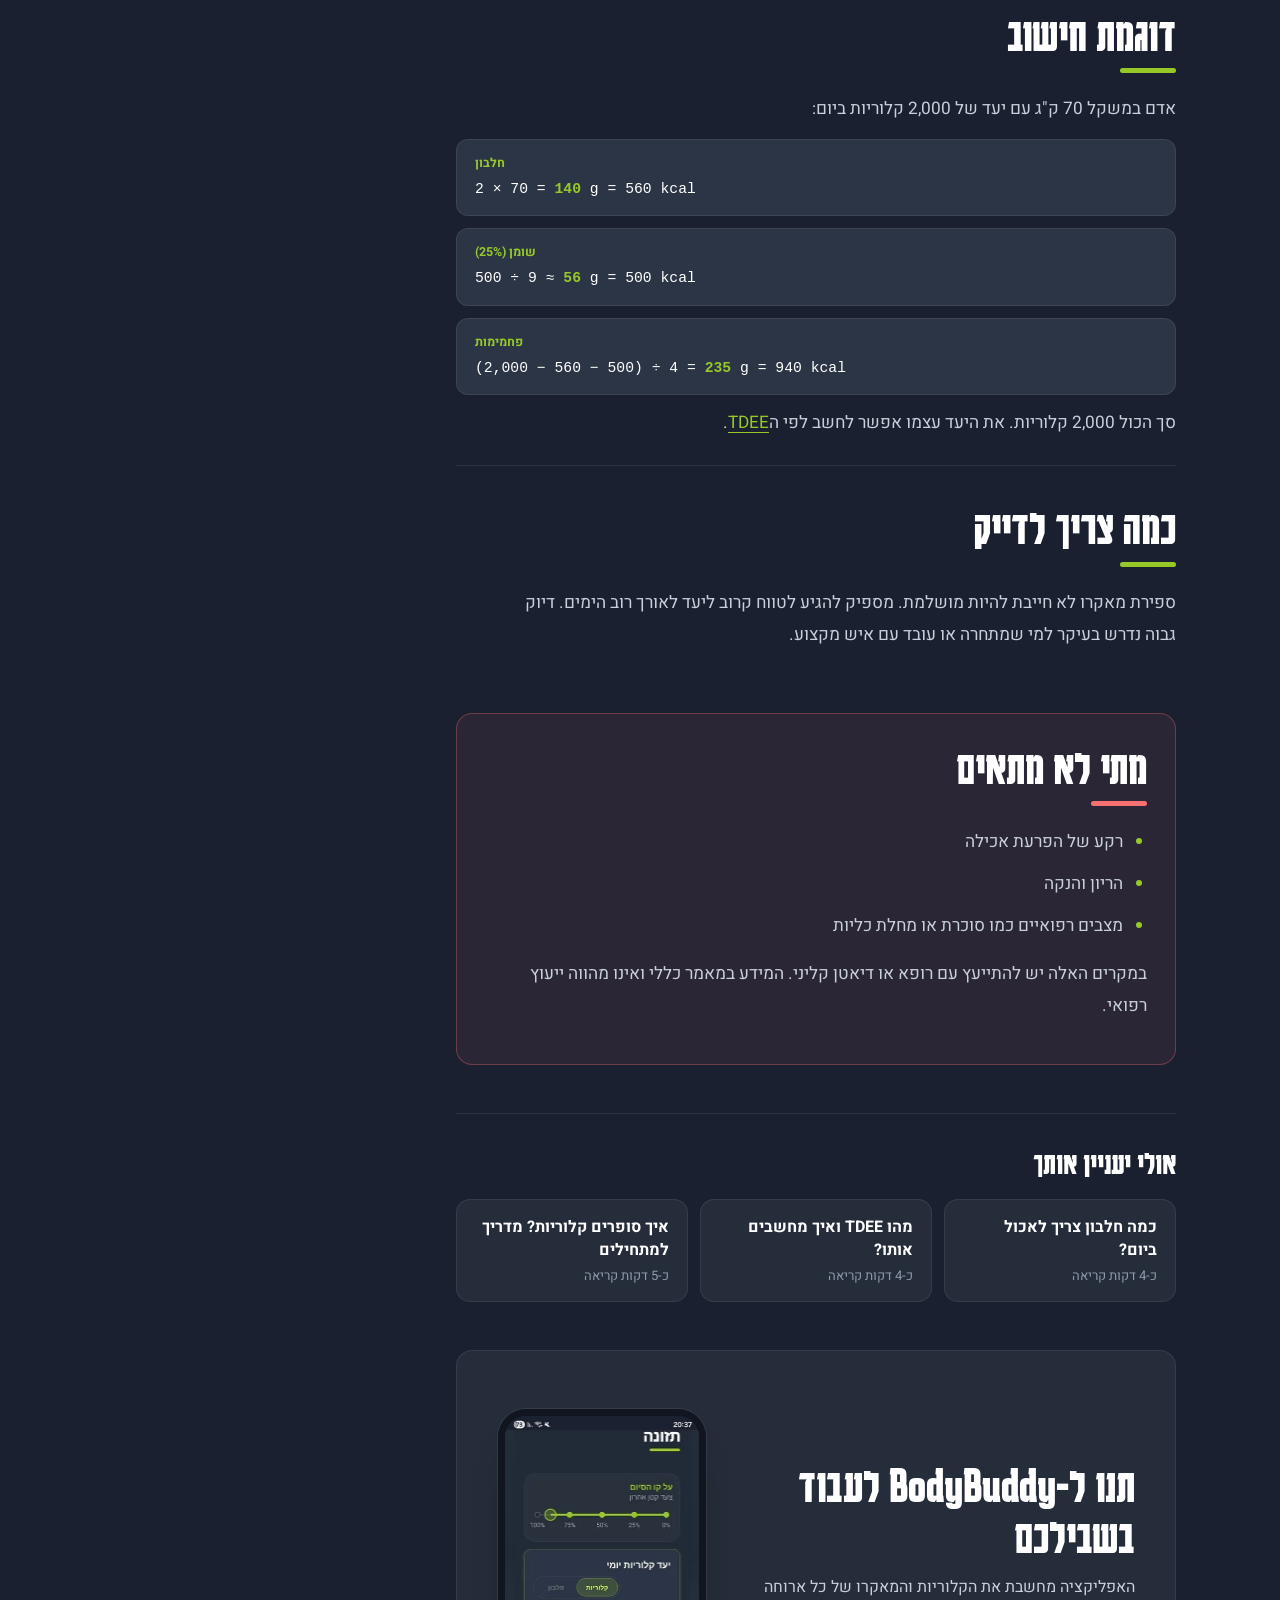
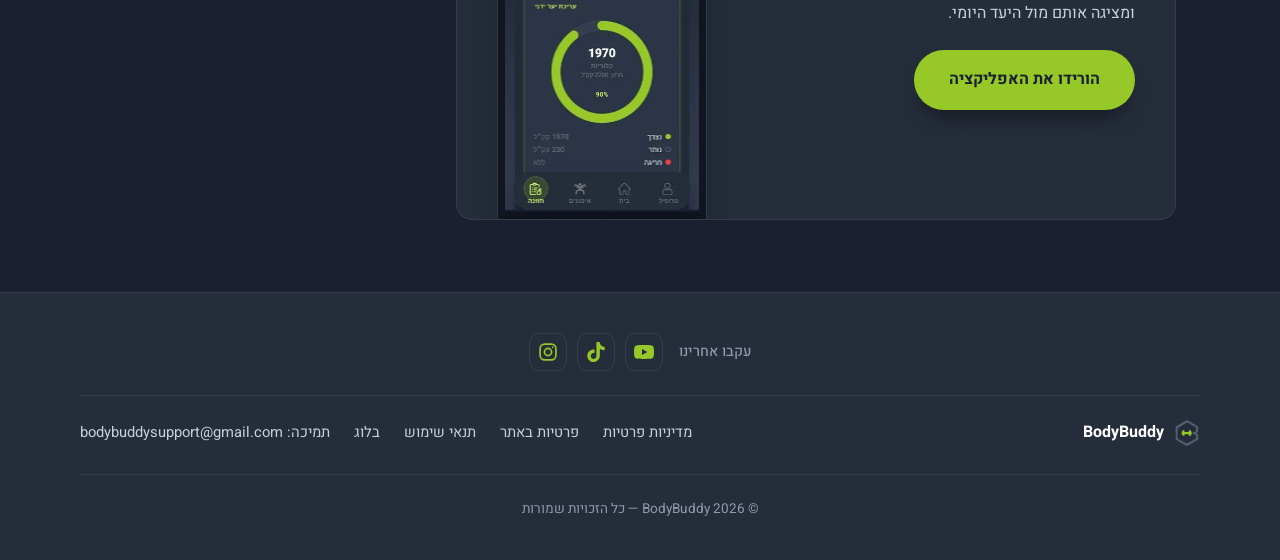
<file: blog/macros/index.html>
<!DOCTYPE html>
<html lang="he" dir="rtl">
<head>
<meta charset="UTF-8">
<script>window.dataLayer=window.dataLayer||[];function gtag(){dataLayer.push(arguments);}gtag('js',new Date());gtag('config','G-S3BT5KTJZK');
addEventListener('load',function(){var s=document.createElement('script');s.async=true;s.src='https://www.googletagmanager.com/gtag/js?id=G-S3BT5KTJZK';document.head.appendChild(s);});</script>
<meta name="viewport" content="width=device-width, initial-scale=1.0">
<title>מאקרו: מה זה חלבון, פחמימות ושומן ואיך מחשבים? – BodyBuddy</title>
<meta name="description" content="מהם מאקרו-נוטריינטים, כמה קלוריות יש בכל גרם חלבון, פחמימה ושומן, ואיך מחלקים את הקלוריות היומיות ביניהם, עם דוגמת חישוב מלאה.">
<meta name="theme-color" content="#1a2030">
<link rel="canonical" href="https://bodybuddy.fitness/blog/macros/">
<link rel="icon" href="../../favicon.ico" sizes="48x48">
<link rel="icon" type="image/svg+xml" href="../../images/icon.svg">
<link rel="icon" type="image/png" sizes="32x32" href="../../images/favicon-32.png">
<link rel="icon" type="image/png" sizes="48x48" href="../../images/favicon-48.png">
<link rel="icon" type="image/png" sizes="192x192" href="../../images/favicon-192.png">
<link rel="apple-touch-icon" sizes="180x180" href="../../images/apple-touch-icon.png">
<link rel="manifest" href="../../site.webmanifest">
<meta property="og:type" content="article">
<meta property="og:title" content="מאקרו: מה זה חלבון, פחמימות ושומן ואיך מחשבים?">
<meta property="og:description" content="מדריך למאקרו: קלוריות לגרם, חלוקה יומית ודוגמת חישוב.">
<meta property="og:url" content="https://bodybuddy.fitness/blog/macros/">
<meta property="og:site_name" content="BodyBuddy">
<meta property="og:locale" content="he_IL">
<meta property="og:image" content="https://bodybuddy.fitness/images/og-image.png">
<link rel="preconnect" href="https://fonts.googleapis.com">
<link rel="preconnect" href="https://fonts.gstatic.com" crossorigin>
<link rel="preload" as="style" href="https://fonts.googleapis.com/css2?family=Heebo:wght@400;500;700&family=Karantina:wght@700&display=swap" onload="this.onload=null;this.rel='stylesheet'">
<noscript><link rel="stylesheet" href="https://fonts.googleapis.com/css2?family=Heebo:wght@400;500;700&family=Karantina:wght@700&display=swap"></noscript>
<script>document.documentElement.classList.add('js');</script>
<link rel="stylesheet" href="../../style.css">
<link rel="stylesheet" href="../blog.css">
<script type="application/ld+json">
{
  "@context": "https://schema.org",
  "@type": "Article",
  "headline": "מאקרו: מה זה חלבון, פחמימות ושומן ואיך מחשבים?",
  "inLanguage": "he",
  "datePublished": "2026-11-22",
  "dateModified": "2026-11-22",
  "author": { "@type": "Organization", "name": "BodyBuddy" },
  "publisher": { "@type": "Organization", "name": "BodyBuddy" },
  "mainEntityOfPage": "https://bodybuddy.fitness/blog/macros/",
  "image": "https://bodybuddy.fitness/images/og-image.png"
}
</script>
<script type="application/ld+json">
{
  "@context": "https://schema.org",
  "@type": "BreadcrumbList",
  "itemListElement": [
    { "@type": "ListItem", "position": 1, "name": "BodyBuddy", "item": "https://bodybuddy.fitness/" },
    { "@type": "ListItem", "position": 2, "name": "בלוג", "item": "https://bodybuddy.fitness/blog/" },
    { "@type": "ListItem", "position": 3, "name": "מאקרו: חלבון, פחמימות ושומן", "item": "https://bodybuddy.fitness/blog/macros/" }
  ]
}
</script>
</head>
<body>

<div class="lap" aria-hidden="true"><i id="lapBar"></i></div>

<header class="site-header" id="siteHeader">
  <div class="header-inner">
    <a href="../../index.html" class="brand" aria-label="BodyBuddy — לדף הבית">
      <img src="../../images/logo-mark.svg" alt="" class="brand-logo" width="34" height="34">
      <span class="brand-name">BodyBuddy</span>
    </a>
    <div class="header-actions">
      <a href="../../index.html" class="nav-link nav-home">דף הבית</a>
      <a href="../index.html" class="nav-link is-current">בלוג</a>
      <a href="../../index.html#download" class="btn btn-ghost btn-small">הורידו את האפליקציה</a>
    </div>
  </div>
</header>

<main>
  <div class="section-inner">
    <header class="article-hero">
      <p class="breadcrumb"><a href="../index.html">בלוג</a> › מאקרו: חלבון, פחמימות ושומן</p>
      <h1 class="article-title">מאקרו: מה זה חלבון, פחמימות ושומן ואיך מחשבים?</h1>
      <p class="article-sub">מה הם, כמה קלוריות יש בכל אחד, ואיך מחלקים אותם ביום.</p>
      <span class="chip">זמן קריאה: כ-5 דקות</span>
    </header>

    <div class="article-layout">
      <article class="article-body">

        <section class="summary">
          <p><strong>בקצרה:</strong> מאקרו הם שלושת מרכיבי התזונה שמספקים קלוריות: חלבון, פחמימות ושומן. בגרם חלבון או פחמימה יש כ-4 קלוריות, ובגרם שומן כ-9. אחרי שקובעים יעד קלוריות, מחלקים אותו בין השלושה לפי המטרה וההעדפות.</p>
        </section>

        <section class="post-section">
          <h2>מה זה מאקרו</h2>
          <p>מאקרו-נוטריינטים הם הרכיבים בתזונה שמהם מקבלים אנרגיה בכמויות גדולות. בנוסף אליהם יש מיקרו-נוטריינטים, כמו ויטמינים ומינרלים, שנדרשים בכמויות קטנות.</p>
        </section>

        <section class="post-section">
          <h2>כמה קלוריות בכל גרם</h2>
          <div class="table-wrap">
            <table>
              <thead><tr><th>רכיב</th><th>קלוריות לגרם</th><th>תפקיד עיקרי</th></tr></thead>
              <tbody>
                <tr><td>חלבון</td><td class="num">4</td><td>בנייה ותחזוקה של רקמות, שובע</td></tr>
                <tr><td>פחמימות</td><td class="num">4</td><td>מקור אנרגיה זמין, לאימונים ולמוח</td></tr>
                <tr><td>שומן</td><td class="num">9</td><td>הורמונים, ספיגת ויטמינים, אנרגיה</td></tr>
              </tbody>
            </table>
          </div>
          <p>לכן שומן הוא המרכיב הצפוף ביותר בקלוריות: כפית שמן אחת מכילה כ-40 קלוריות.</p>
        </section>

        <section class="post-section">
          <h2>איך מחלקים את הקלוריות</h2>
          <p>אין חלוקה אחת נכונה לכולם. נקודת פתיחה מקובלת:</p>
          <ol>
            <li><strong>חלבון</strong> – כ-1.6 עד 2.2 גרם לכל ק"ג משקל גוף, לפי המטרה.</li>
            <li><strong>שומן</strong> – כ-20% עד 35% מהקלוריות, ולא פחות מ-0.6 גרם לק"ג בערך.</li>
            <li><strong>פחמימות</strong> – כל מה שנשאר אחרי החלבון והשומן.</li>
          </ol>
        </section>

        <section class="post-section">
          <h2>דוגמת חישוב</h2>
          <p>אדם במשקל 70 ק"ג עם יעד של 2,000 קלוריות ביום:</p>
          <div class="formula"><small>חלבון</small>2 × 70 = <b>140</b> g = 560 kcal</div>
          <div class="formula"><small>שומן (25%)</small>500 ÷ 9 ≈ <b>56</b> g = 500 kcal</div>
          <div class="formula"><small>פחמימות</small>(2,000 − 560 − 500) ÷ 4 = <b>235</b> g = 940 kcal</div>
          <p>סך הכול 2,000 קלוריות. את היעד עצמו אפשר לחשב לפי ה<a href="../tdee/">TDEE</a>.</p>
        </section>

        <section class="post-section">
          <h2>כמה צריך לדייק</h2>
          <p>ספירת מאקרו לא חייבת להיות מושלמת. מספיק להגיע לטווח קרוב ליעד לאורך רוב הימים. דיוק גבוה נדרש בעיקר למי שמתחרה או עובד עם איש מקצוע.</p>
        </section>

        <section class="post-section warning">
          <h2>מתי לא מתאים</h2>
          <ul>
            <li>רקע של הפרעת אכילה</li>
            <li>הריון והנקה</li>
            <li>מצבים רפואיים כמו סוכרת או מחלת כליות</li>
          </ul>
          <p>במקרים האלה יש להתייעץ עם רופא או דיאטן קליני. המידע במאמר כללי ואינו מהווה ייעוץ רפואי.</p>
        </section>

        <nav class="related-posts" aria-label="מאמרים קשורים">
          <h2>אולי יעניין אותך</h2>
          <div class="related-grid">
            <a class="related-card" href="../protein/">כמה חלבון צריך לאכול ביום?<span>כ-4 דקות קריאה</span></a>
            <a class="related-card" href="../tdee/">מהו TDEE ואיך מחשבים אותו?<span>כ-4 דקות קריאה</span></a>
            <a class="related-card" href="../calorie-counting/">איך סופרים קלוריות? מדריך למתחילים<span>כ-5 דקות קריאה</span></a>
          </div>
        </nav>

        <section class="post-cta">
          <div class="cta-text">
            <h2>תנו ל-BodyBuddy לעבוד בשבילכם</h2>
            <p>האפליקציה מחשבת את הקלוריות והמאקרו של כל ארוחה ומציגה אותם מול היעד היומי.</p>
            <a class="btn btn-primary" href="../../index.html#download"><span>הורידו את האפליקציה</span></a>
          </div>
          <div class="cta-shot" aria-hidden="true">
            <img src="../../images/screens/w640/nutrition-calories.webp" srcset="../../images/screens/w360/nutrition-calories.webp 360w, ../../images/screens/w640/nutrition-calories.webp 640w" sizes="220px" alt="" width="640" height="1372" loading="lazy">
          </div>
        </section>

      </article>

      <aside class="toc" id="toc" aria-label="תוכן המאמר"></aside>
    </div>
  </div>
</main>

<footer class="site-footer">
  <div class="footer-inner">
    <div class="footer-social" aria-label="רשתות חברתיות">
      <span class="footer-social-label">עקבו אחרינו</span>
      <a class="social-icon" href="https://www.youtube.com/@BodyBuddy-Fitness" target="_blank" rel="noopener" aria-label="BodyBuddy ביוטיוב" title="יוטיוב">
        <svg viewBox="0 0 24 24" aria-hidden="true"><path fill="currentColor" fill-rule="evenodd" d="M23.5 6.2a3 3 0 0 0-2.1-2.1C19.5 3.6 12 3.6 12 3.6s-7.5 0-9.4.5A3 3 0 0 0 .5 6.2 31.3 31.3 0 0 0 0 12a31.3 31.3 0 0 0 .5 5.8 3 3 0 0 0 2.1 2.1c1.9.5 9.4.5 9.4.5s7.5 0 9.4-.5a3 3 0 0 0 2.1-2.1A31.3 31.3 0 0 0 24 12a31.3 31.3 0 0 0-.5-5.8ZM9.6 15.6V8.4l6.3 3.6-6.3 3.6Z"/></svg>
      </a>
      <a class="social-icon" href="https://www.tiktok.com/@bodybuddy.app" target="_blank" rel="noopener" aria-label="BodyBuddy בטיקטוק" title="טיקטוק">
        <svg viewBox="0 0 24 24" aria-hidden="true"><path fill="currentColor" d="M12.53.02c1.31-.02 2.61-.01 3.91-.02.08 1.53.63 3.09 1.75 4.17 1.12 1.11 2.7 1.62 4.24 1.79v4.03c-1.44-.05-2.89-.35-4.2-.97-.57-.26-1.1-.59-1.62-.93-.01 2.92.01 5.84-.02 8.75-.08 1.4-.54 2.79-1.35 3.94-1.31 1.92-3.58 3.17-5.91 3.21-1.43.08-2.86-.31-4.08-1.03-2.02-1.19-3.44-3.37-3.65-5.71-.02-.5-.03-1-.01-1.49.18-1.9 1.12-3.72 2.58-4.96 1.66-1.44 3.98-2.13 6.15-1.72.02 1.48-.04 2.96-.04 4.44-.99-.32-2.15-.23-3.02.37-.63.41-1.11 1.04-1.36 1.75-.21.51-.15 1.07-.14 1.61.24 1.64 1.82 3.02 3.5 2.87 1.12-.01 2.19-.66 2.77-1.61.19-.33.4-.67.41-1.06.1-1.79.06-3.57.07-5.36.01-4.03-.01-8.05.02-12.07Z"/></svg>
      </a>
      <a class="social-icon" href="https://www.instagram.com/bodybuddy_app/" target="_blank" rel="noopener" aria-label="BodyBuddy באינסטגרם" title="אינסטגרם">
        <svg viewBox="0 0 24 24" aria-hidden="true" fill="none" stroke="currentColor" stroke-width="2"><rect x="2.5" y="2.5" width="19" height="19" rx="5.5"/><circle cx="12" cy="12" r="4.3"/><circle cx="17.6" cy="6.4" r="1.1" fill="currentColor" stroke="none"/></svg>
      </a>
    </div>
    <div class="footer-brand">
      <img src="../../images/logo-mark.svg" alt="" class="footer-logo" width="26" height="26">
      <span>BodyBuddy</span>
    </div>
    <nav class="footer-links" aria-label="קישורי פוטר">
      <a href="/privacypolicy/">מדיניות פרטיות</a>
      <a href="/website-privacy/">פרטיות באתר</a>
      <a href="/termsofservice/">תנאי שימוש</a>
      <a href="../index.html">בלוג</a>
      <a href="mailto:bodybuddysupport@gmail.com">תמיכה: bodybuddysupport@gmail.com</a>
    </nav>
    <p class="copyright">© <span id="year">2026</span> BodyBuddy — כל הזכויות שמורות</p>
  </div>
</footer>

<script src="../blog.js"></script>
</body>
</html>
</file>
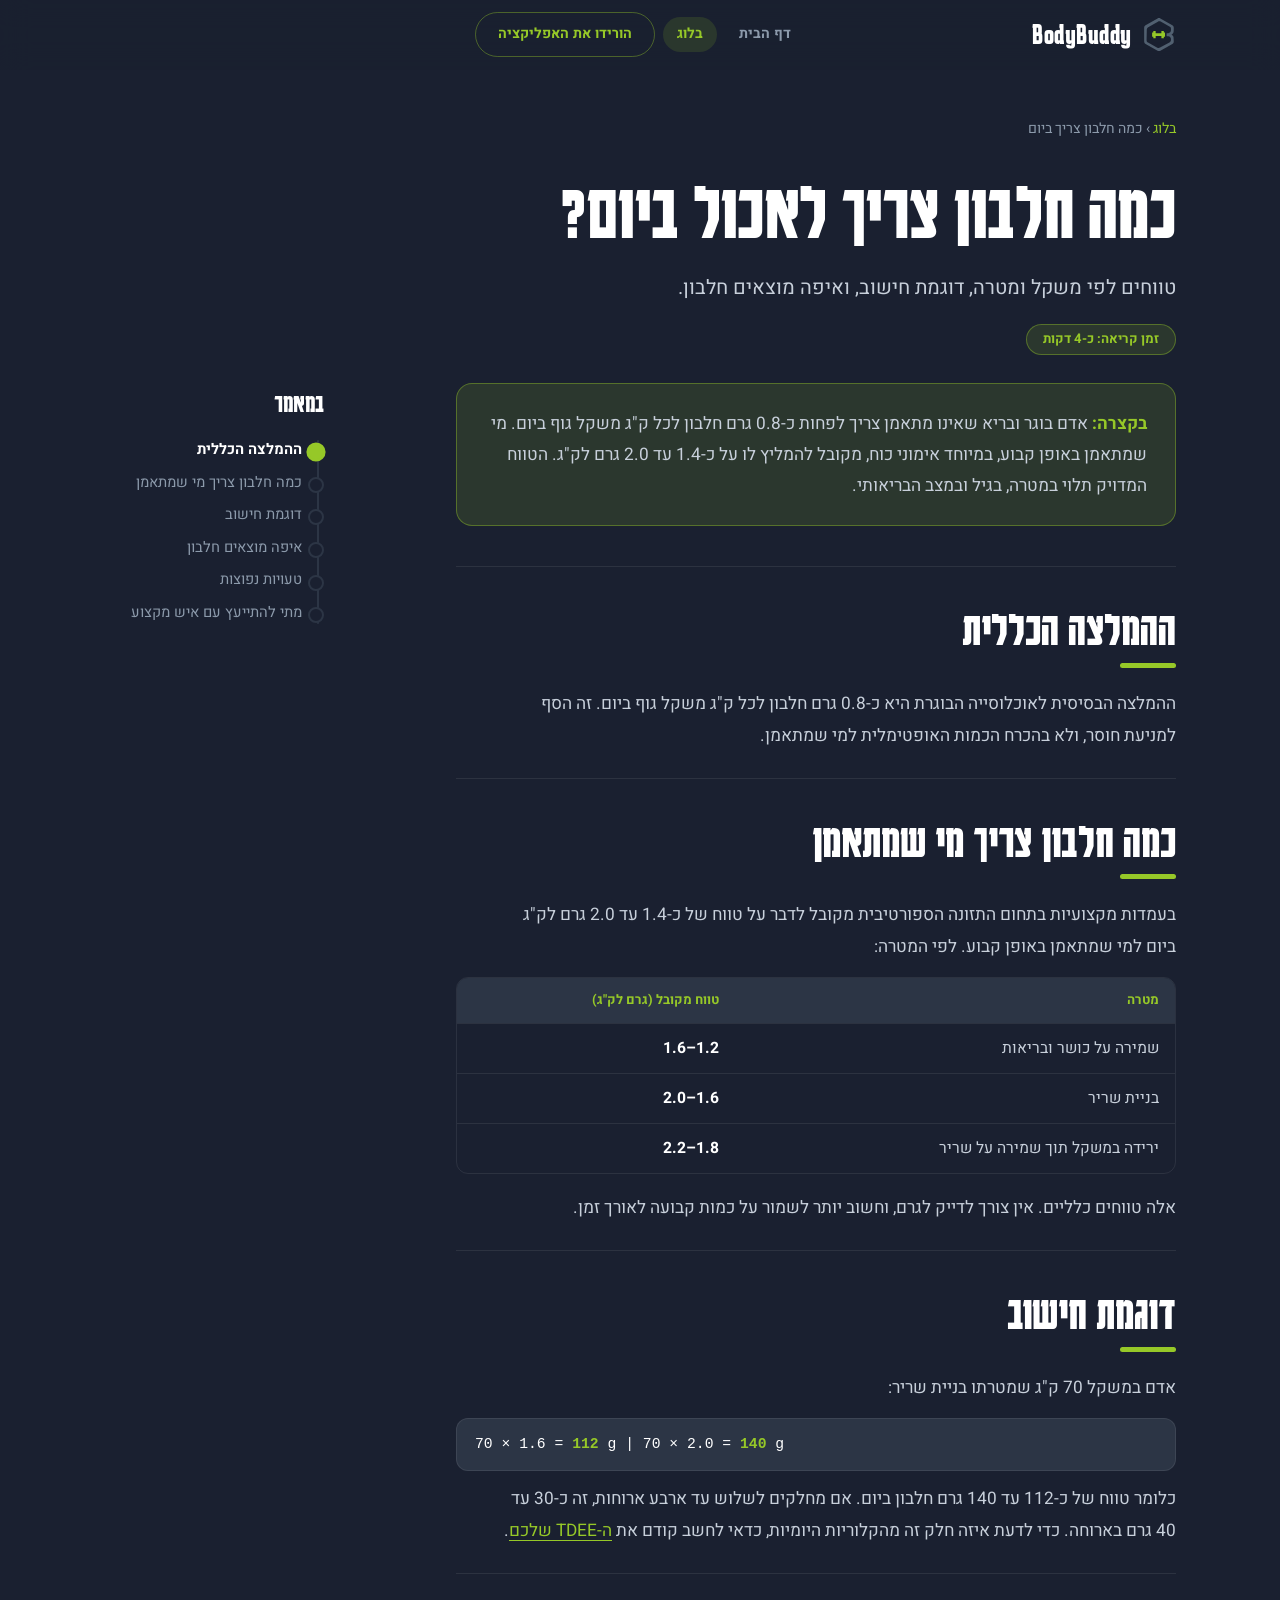
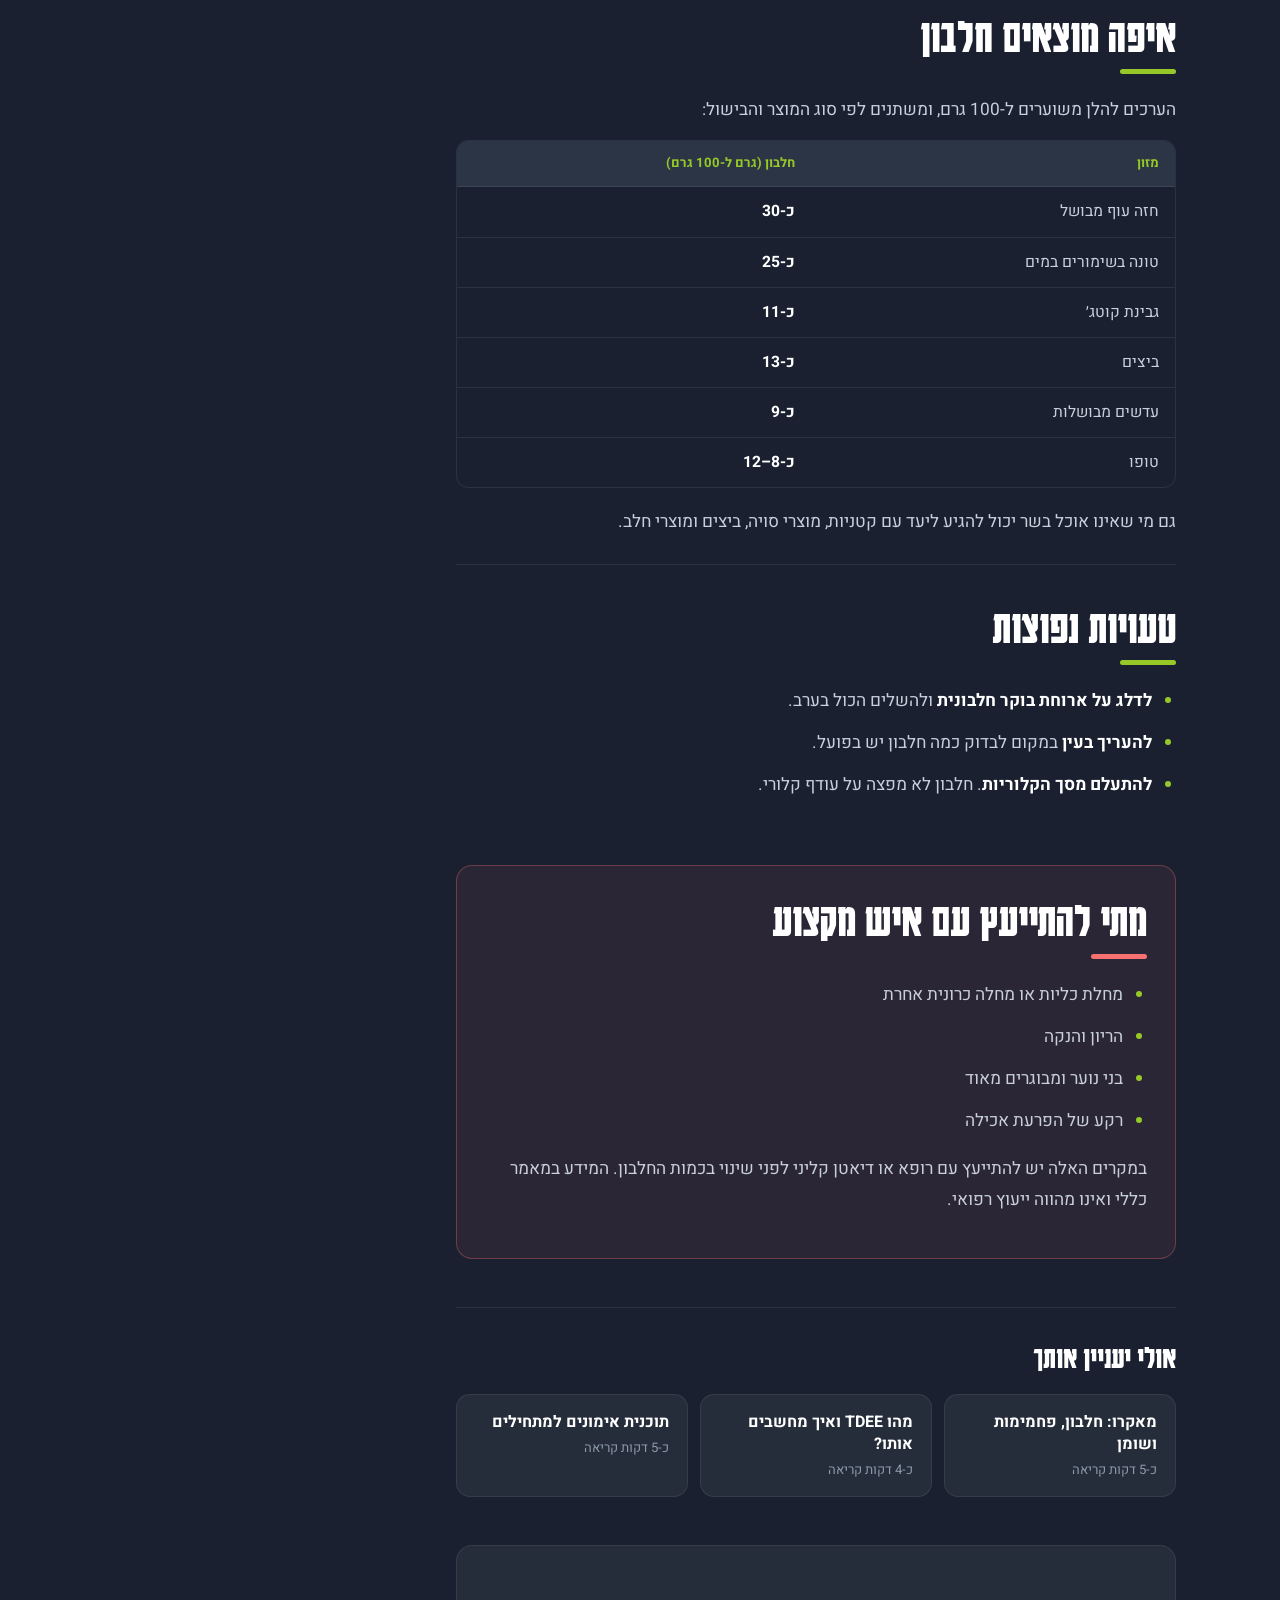
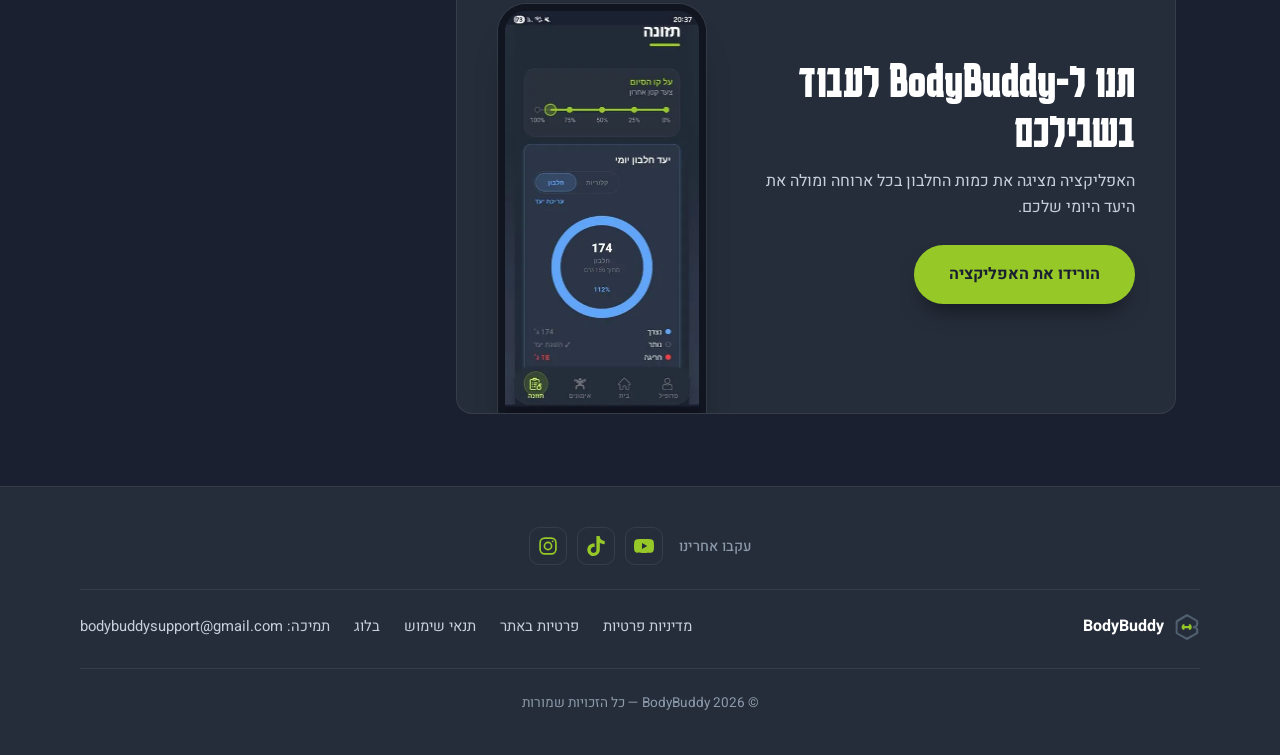
<file: blog/protein/index.html>
<!DOCTYPE html>
<html lang="he" dir="rtl">
<head>
<meta charset="UTF-8">
<script>window.dataLayer=window.dataLayer||[];function gtag(){dataLayer.push(arguments);}gtag('js',new Date());gtag('config','G-S3BT5KTJZK');
addEventListener('load',function(){var s=document.createElement('script');s.async=true;s.src='https://www.googletagmanager.com/gtag/js?id=G-S3BT5KTJZK';document.head.appendChild(s);});</script>
<meta name="viewport" content="width=device-width, initial-scale=1.0">
<title>כמה חלבון צריך לאכול ביום? – BodyBuddy</title>
<meta name="description" content="כמה גרם חלבון לאכול ביום לפי המשקל והמטרה: המלצה כללית, טווח למתאמנים, דוגמת חישוב, מקורות חלבון ומתי כדאי להתייעץ עם איש מקצוע.">
<meta name="theme-color" content="#1a2030">
<link rel="canonical" href="https://bodybuddy.fitness/blog/protein/">
<link rel="icon" href="../../favicon.ico" sizes="48x48">
<link rel="icon" type="image/svg+xml" href="../../images/icon.svg">
<link rel="icon" type="image/png" sizes="32x32" href="../../images/favicon-32.png">
<link rel="icon" type="image/png" sizes="48x48" href="../../images/favicon-48.png">
<link rel="icon" type="image/png" sizes="192x192" href="../../images/favicon-192.png">
<link rel="apple-touch-icon" sizes="180x180" href="../../images/apple-touch-icon.png">
<link rel="manifest" href="../../site.webmanifest">
<meta property="og:type" content="article">
<meta property="og:title" content="כמה חלבון צריך לאכול ביום?">
<meta property="og:description" content="טווחי חלבון לפי משקל ומטרה, עם דוגמת חישוב ומקורות חלבון נפוצים.">
<meta property="og:url" content="https://bodybuddy.fitness/blog/protein/">
<meta property="og:site_name" content="BodyBuddy">
<meta property="og:locale" content="he_IL">
<meta property="og:image" content="https://bodybuddy.fitness/images/og-image.png">
<link rel="preconnect" href="https://fonts.googleapis.com">
<link rel="preconnect" href="https://fonts.gstatic.com" crossorigin>
<link rel="preload" as="style" href="https://fonts.googleapis.com/css2?family=Heebo:wght@400;500;700&family=Karantina:wght@700&display=swap" onload="this.onload=null;this.rel='stylesheet'">
<noscript><link rel="stylesheet" href="https://fonts.googleapis.com/css2?family=Heebo:wght@400;500;700&family=Karantina:wght@700&display=swap"></noscript>
<script>document.documentElement.classList.add('js');</script>
<link rel="stylesheet" href="../../style.css">
<link rel="stylesheet" href="../blog.css">
<script type="application/ld+json">
{
  "@context": "https://schema.org",
  "@type": "Article",
  "headline": "כמה חלבון צריך לאכול ביום?",
  "inLanguage": "he",
  "datePublished": "2026-11-22",
  "dateModified": "2026-11-22",
  "author": { "@type": "Organization", "name": "BodyBuddy" },
  "publisher": { "@type": "Organization", "name": "BodyBuddy" },
  "mainEntityOfPage": "https://bodybuddy.fitness/blog/protein/",
  "image": "https://bodybuddy.fitness/images/og-image.png"
}
</script>
<script type="application/ld+json">
{
  "@context": "https://schema.org",
  "@type": "BreadcrumbList",
  "itemListElement": [
    { "@type": "ListItem", "position": 1, "name": "BodyBuddy", "item": "https://bodybuddy.fitness/" },
    { "@type": "ListItem", "position": 2, "name": "בלוג", "item": "https://bodybuddy.fitness/blog/" },
    { "@type": "ListItem", "position": 3, "name": "כמה חלבון צריך ביום", "item": "https://bodybuddy.fitness/blog/protein/" }
  ]
}
</script>
</head>
<body>

<div class="lap" aria-hidden="true"><i id="lapBar"></i></div>

<header class="site-header" id="siteHeader">
  <div class="header-inner">
    <a href="../../index.html" class="brand" aria-label="BodyBuddy — לדף הבית">
      <img src="../../images/logo-mark.svg" alt="" class="brand-logo" width="34" height="34">
      <span class="brand-name">BodyBuddy</span>
    </a>
    <div class="header-actions">
      <a href="../../index.html" class="nav-link nav-home">דף הבית</a>
      <a href="../index.html" class="nav-link is-current">בלוג</a>
      <a href="../../index.html#download" class="btn btn-ghost btn-small">הורידו את האפליקציה</a>
    </div>
  </div>
</header>

<main>
  <div class="section-inner">
    <header class="article-hero">
      <p class="breadcrumb"><a href="../index.html">בלוג</a> › כמה חלבון צריך ביום</p>
      <h1 class="article-title">כמה חלבון צריך לאכול ביום?</h1>
      <p class="article-sub">טווחים לפי משקל ומטרה, דוגמת חישוב, ואיפה מוצאים חלבון.</p>
      <span class="chip">זמן קריאה: כ-4 דקות</span>
    </header>

    <div class="article-layout">
      <article class="article-body">

        <section class="summary">
          <p><strong>בקצרה:</strong> אדם בוגר ובריא שאינו מתאמן צריך לפחות כ-0.8 גרם חלבון לכל ק"ג משקל גוף ביום. מי שמתאמן באופן קבוע, במיוחד אימוני כוח, מקובל להמליץ לו על כ-1.4 עד 2.0 גרם לק"ג. הטווח המדויק תלוי במטרה, בגיל ובמצב הבריאותי.</p>
        </section>

        <section class="post-section">
          <h2>ההמלצה הכללית</h2>
          <p>ההמלצה הבסיסית לאוכלוסייה הבוגרת היא כ-0.8 גרם חלבון לכל ק"ג משקל גוף ביום. זה הסף למניעת חוסר, ולא בהכרח הכמות האופטימלית למי שמתאמן.</p>
        </section>

        <section class="post-section">
          <h2>כמה חלבון צריך מי שמתאמן</h2>
          <p>בעמדות מקצועיות בתחום התזונה הספורטיבית מקובל לדבר על טווח של כ-1.4 עד 2.0 גרם לק"ג ביום למי שמתאמן באופן קבוע. לפי המטרה:</p>
          <div class="table-wrap">
            <table>
              <thead><tr><th>מטרה</th><th>טווח מקובל (גרם לק"ג)</th></tr></thead>
              <tbody>
                <tr><td>שמירה על כושר ובריאות</td><td class="num">1.2–1.6</td></tr>
                <tr><td>בניית שריר</td><td class="num">1.6–2.0</td></tr>
                <tr><td>ירידה במשקל תוך שמירה על שריר</td><td class="num">1.8–2.2</td></tr>
              </tbody>
            </table>
          </div>
          <p>אלה טווחים כלליים. אין צורך לדייק לגרם, וחשוב יותר לשמור על כמות קבועה לאורך זמן.</p>
        </section>

        <section class="post-section">
          <h2>דוגמת חישוב</h2>
          <p>אדם במשקל 70 ק"ג שמטרתו בניית שריר:</p>
          <div class="formula">70 × 1.6 = <b>112</b> g   |   70 × 2.0 = <b>140</b> g</div>
          <p>כלומר טווח של כ-112 עד 140 גרם חלבון ביום. אם מחלקים לשלוש עד ארבע ארוחות, זה כ-30 עד 40 גרם בארוחה. כדי לדעת איזה חלק זה מהקלוריות היומיות, כדאי לחשב קודם את <a href="../tdee/">ה-TDEE שלכם</a>.</p>
        </section>

        <section class="post-section">
          <h2>איפה מוצאים חלבון</h2>
          <p>הערכים להלן משוערים ל-100 גרם, ומשתנים לפי סוג המוצר והבישול:</p>
          <div class="table-wrap">
            <table>
              <thead><tr><th>מזון</th><th>חלבון (גרם ל-100 גרם)</th></tr></thead>
              <tbody>
                <tr><td>חזה עוף מבושל</td><td class="num">כ-30</td></tr>
                <tr><td>טונה בשימורים במים</td><td class="num">כ-25</td></tr>
                <tr><td>גבינת קוטג׳</td><td class="num">כ-11</td></tr>
                <tr><td>ביצים</td><td class="num">כ-13</td></tr>
                <tr><td>עדשים מבושלות</td><td class="num">כ-9</td></tr>
                <tr><td>טופו</td><td class="num">כ-8–12</td></tr>
              </tbody>
            </table>
          </div>
          <p>גם מי שאינו אוכל בשר יכול להגיע ליעד עם קטניות, מוצרי סויה, ביצים ומוצרי חלב.</p>
        </section>

        <section class="post-section">
          <h2>טעויות נפוצות</h2>
          <ul>
            <li><strong>לדלג על ארוחת בוקר חלבונית</strong> ולהשלים הכול בערב.</li>
            <li><strong>להעריך בעין</strong> במקום לבדוק כמה חלבון יש בפועל.</li>
            <li><strong>להתעלם מסך הקלוריות</strong>. חלבון לא מפצה על עודף קלורי.</li>
          </ul>
        </section>

        <section class="post-section warning">
          <h2>מתי להתייעץ עם איש מקצוע</h2>
          <ul>
            <li>מחלת כליות או מחלה כרונית אחרת</li>
            <li>הריון והנקה</li>
            <li>בני נוער ומבוגרים מאוד</li>
            <li>רקע של הפרעת אכילה</li>
          </ul>
          <p>במקרים האלה יש להתייעץ עם רופא או דיאטן קליני לפני שינוי בכמות החלבון. המידע במאמר כללי ואינו מהווה ייעוץ רפואי.</p>
        </section>

        <nav class="related-posts" aria-label="מאמרים קשורים">
          <h2>אולי יעניין אותך</h2>
          <div class="related-grid">
            <a class="related-card" href="../macros/">מאקרו: חלבון, פחמימות ושומן<span>כ-5 דקות קריאה</span></a>
            <a class="related-card" href="../tdee/">מהו TDEE ואיך מחשבים אותו?<span>כ-4 דקות קריאה</span></a>
            <a class="related-card" href="../beginner-workout/">תוכנית אימונים למתחילים<span>כ-5 דקות קריאה</span></a>
          </div>
        </nav>

        <section class="post-cta">
          <div class="cta-text">
            <h2>תנו ל-BodyBuddy לעבוד בשבילכם</h2>
            <p>האפליקציה מציגה את כמות החלבון בכל ארוחה ומולה את היעד היומי שלכם.</p>
            <a class="btn btn-primary" href="../../index.html#download"><span>הורידו את האפליקציה</span></a>
          </div>
          <div class="cta-shot" aria-hidden="true">
            <img src="../../images/screens/w640/nutrition-protein.webp" srcset="../../images/screens/w360/nutrition-protein.webp 360w, ../../images/screens/w640/nutrition-protein.webp 640w" sizes="220px" alt="" width="640" height="1372" loading="lazy">
          </div>
        </section>

      </article>

      <aside class="toc" id="toc" aria-label="תוכן המאמר"></aside>
    </div>
  </div>
</main>

<footer class="site-footer">
  <div class="footer-inner">
    <div class="footer-social" aria-label="רשתות חברתיות">
      <span class="footer-social-label">עקבו אחרינו</span>
      <a class="social-icon" href="https://www.youtube.com/@BodyBuddy-Fitness" target="_blank" rel="noopener" aria-label="BodyBuddy ביוטיוב" title="יוטיוב">
        <svg viewBox="0 0 24 24" aria-hidden="true"><path fill="currentColor" fill-rule="evenodd" d="M23.5 6.2a3 3 0 0 0-2.1-2.1C19.5 3.6 12 3.6 12 3.6s-7.5 0-9.4.5A3 3 0 0 0 .5 6.2 31.3 31.3 0 0 0 0 12a31.3 31.3 0 0 0 .5 5.8 3 3 0 0 0 2.1 2.1c1.9.5 9.4.5 9.4.5s7.5 0 9.4-.5a3 3 0 0 0 2.1-2.1A31.3 31.3 0 0 0 24 12a31.3 31.3 0 0 0-.5-5.8ZM9.6 15.6V8.4l6.3 3.6-6.3 3.6Z"/></svg>
      </a>
      <a class="social-icon" href="https://www.tiktok.com/@bodybuddy.app" target="_blank" rel="noopener" aria-label="BodyBuddy בטיקטוק" title="טיקטוק">
        <svg viewBox="0 0 24 24" aria-hidden="true"><path fill="currentColor" d="M12.53.02c1.31-.02 2.61-.01 3.91-.02.08 1.53.63 3.09 1.75 4.17 1.12 1.11 2.7 1.62 4.24 1.79v4.03c-1.44-.05-2.89-.35-4.2-.97-.57-.26-1.1-.59-1.62-.93-.01 2.92.01 5.84-.02 8.75-.08 1.4-.54 2.79-1.35 3.94-1.31 1.92-3.58 3.17-5.91 3.21-1.43.08-2.86-.31-4.08-1.03-2.02-1.19-3.44-3.37-3.65-5.71-.02-.5-.03-1-.01-1.49.18-1.9 1.12-3.72 2.58-4.96 1.66-1.44 3.98-2.13 6.15-1.72.02 1.48-.04 2.96-.04 4.44-.99-.32-2.15-.23-3.02.37-.63.41-1.11 1.04-1.36 1.75-.21.51-.15 1.07-.14 1.61.24 1.64 1.82 3.02 3.5 2.87 1.12-.01 2.19-.66 2.77-1.61.19-.33.4-.67.41-1.06.1-1.79.06-3.57.07-5.36.01-4.03-.01-8.05.02-12.07Z"/></svg>
      </a>
      <a class="social-icon" href="https://www.instagram.com/bodybuddy_app/" target="_blank" rel="noopener" aria-label="BodyBuddy באינסטגרם" title="אינסטגרם">
        <svg viewBox="0 0 24 24" aria-hidden="true" fill="none" stroke="currentColor" stroke-width="2"><rect x="2.5" y="2.5" width="19" height="19" rx="5.5"/><circle cx="12" cy="12" r="4.3"/><circle cx="17.6" cy="6.4" r="1.1" fill="currentColor" stroke="none"/></svg>
      </a>
    </div>
    <div class="footer-brand">
      <img src="../../images/logo-mark.svg" alt="" class="footer-logo" width="26" height="26">
      <span>BodyBuddy</span>
    </div>
    <nav class="footer-links" aria-label="קישורי פוטר">
      <a href="/privacypolicy/">מדיניות פרטיות</a>
      <a href="/website-privacy/">פרטיות באתר</a>
      <a href="/termsofservice/">תנאי שימוש</a>
      <a href="../index.html">בלוג</a>
      <a href="mailto:bodybuddysupport@gmail.com">תמיכה: bodybuddysupport@gmail.com</a>
    </nav>
    <p class="copyright">© <span id="year">2026</span> BodyBuddy — כל הזכויות שמורות</p>
  </div>
</footer>

<script src="../blog.js"></script>
</body>
</html>
</file>
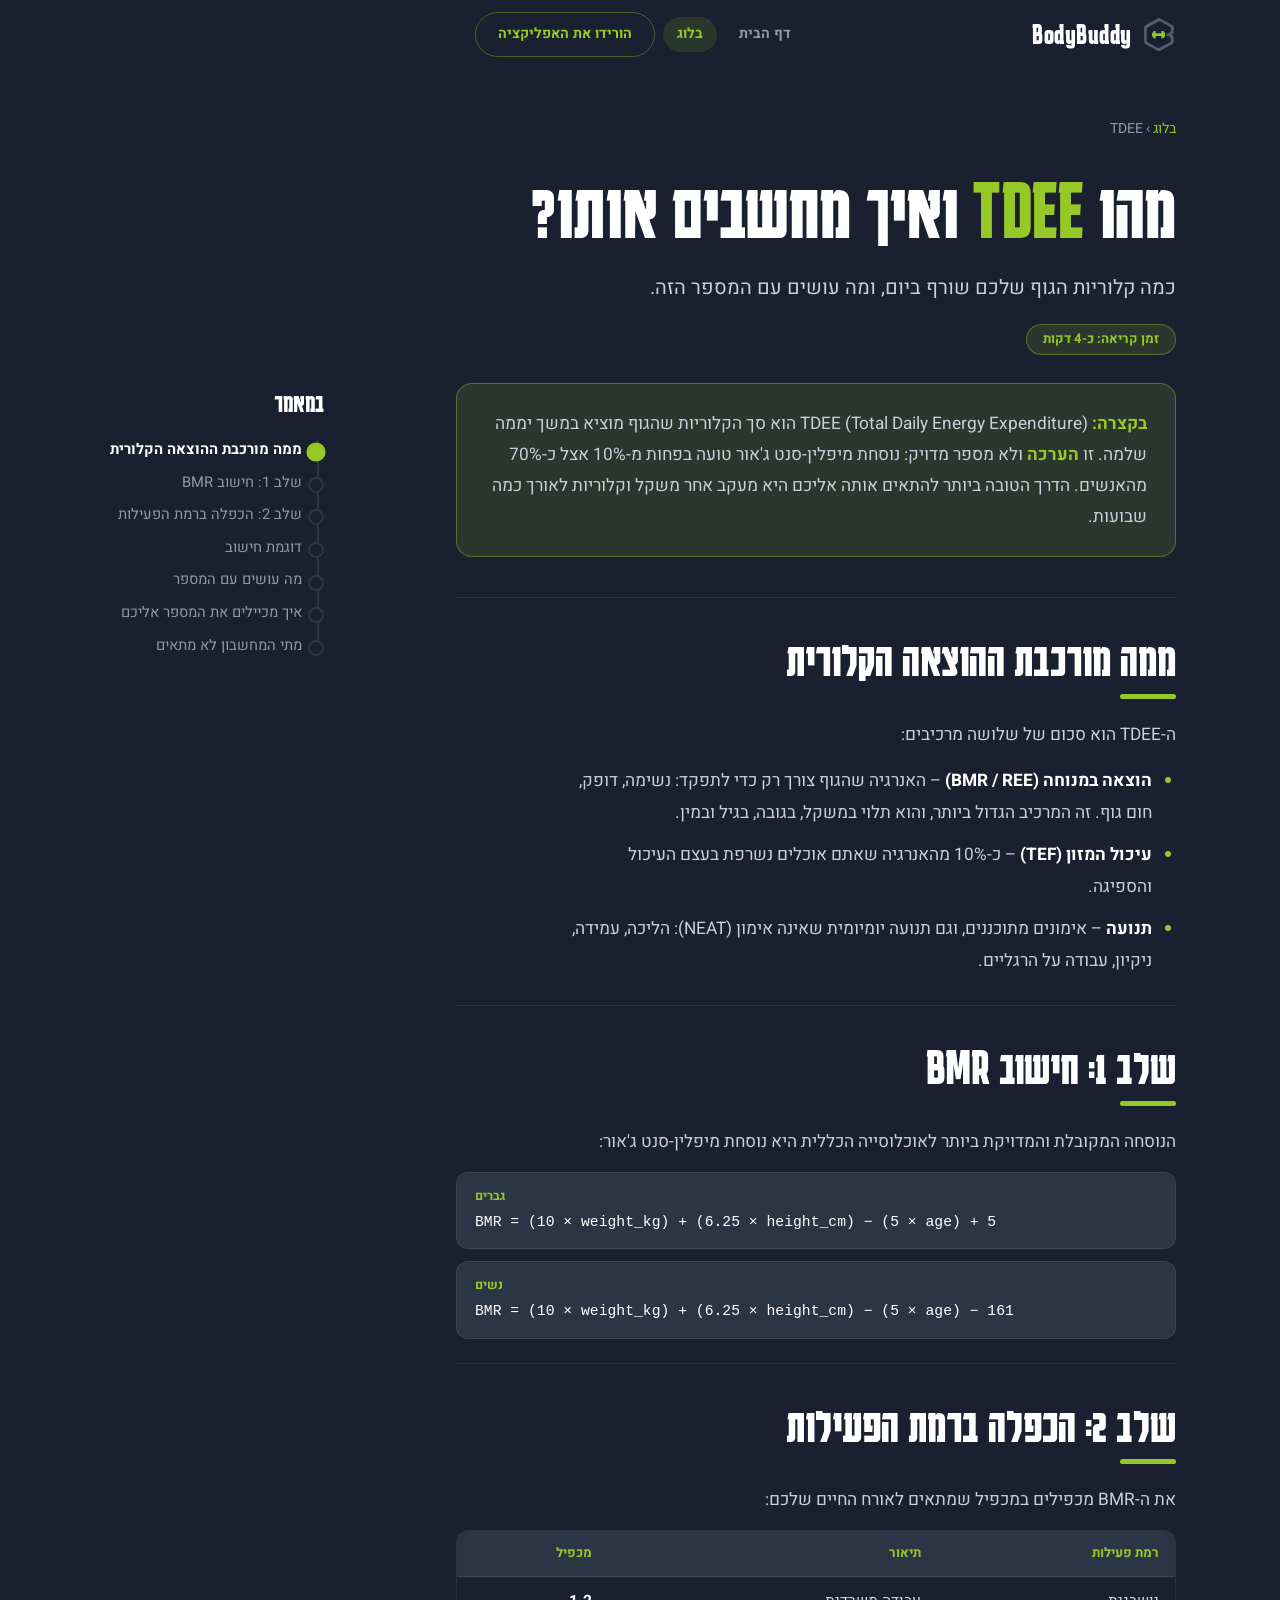
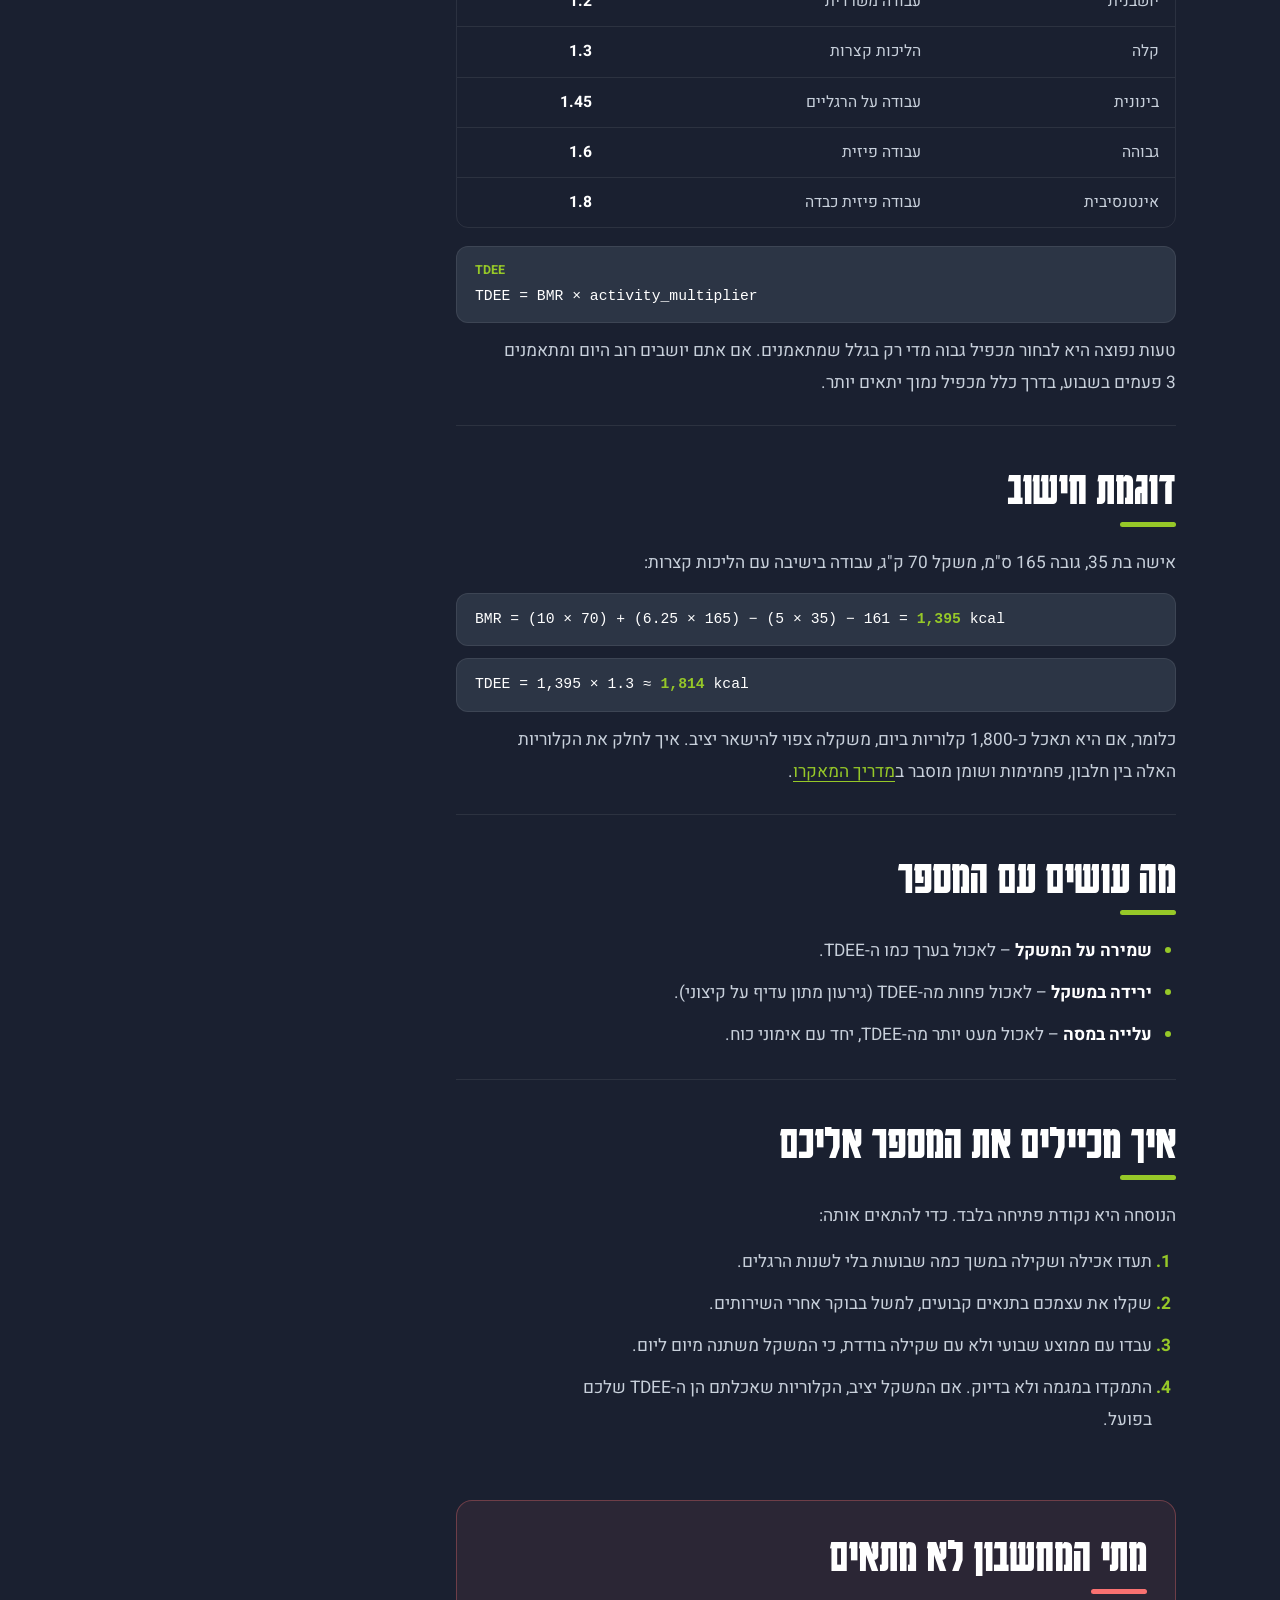
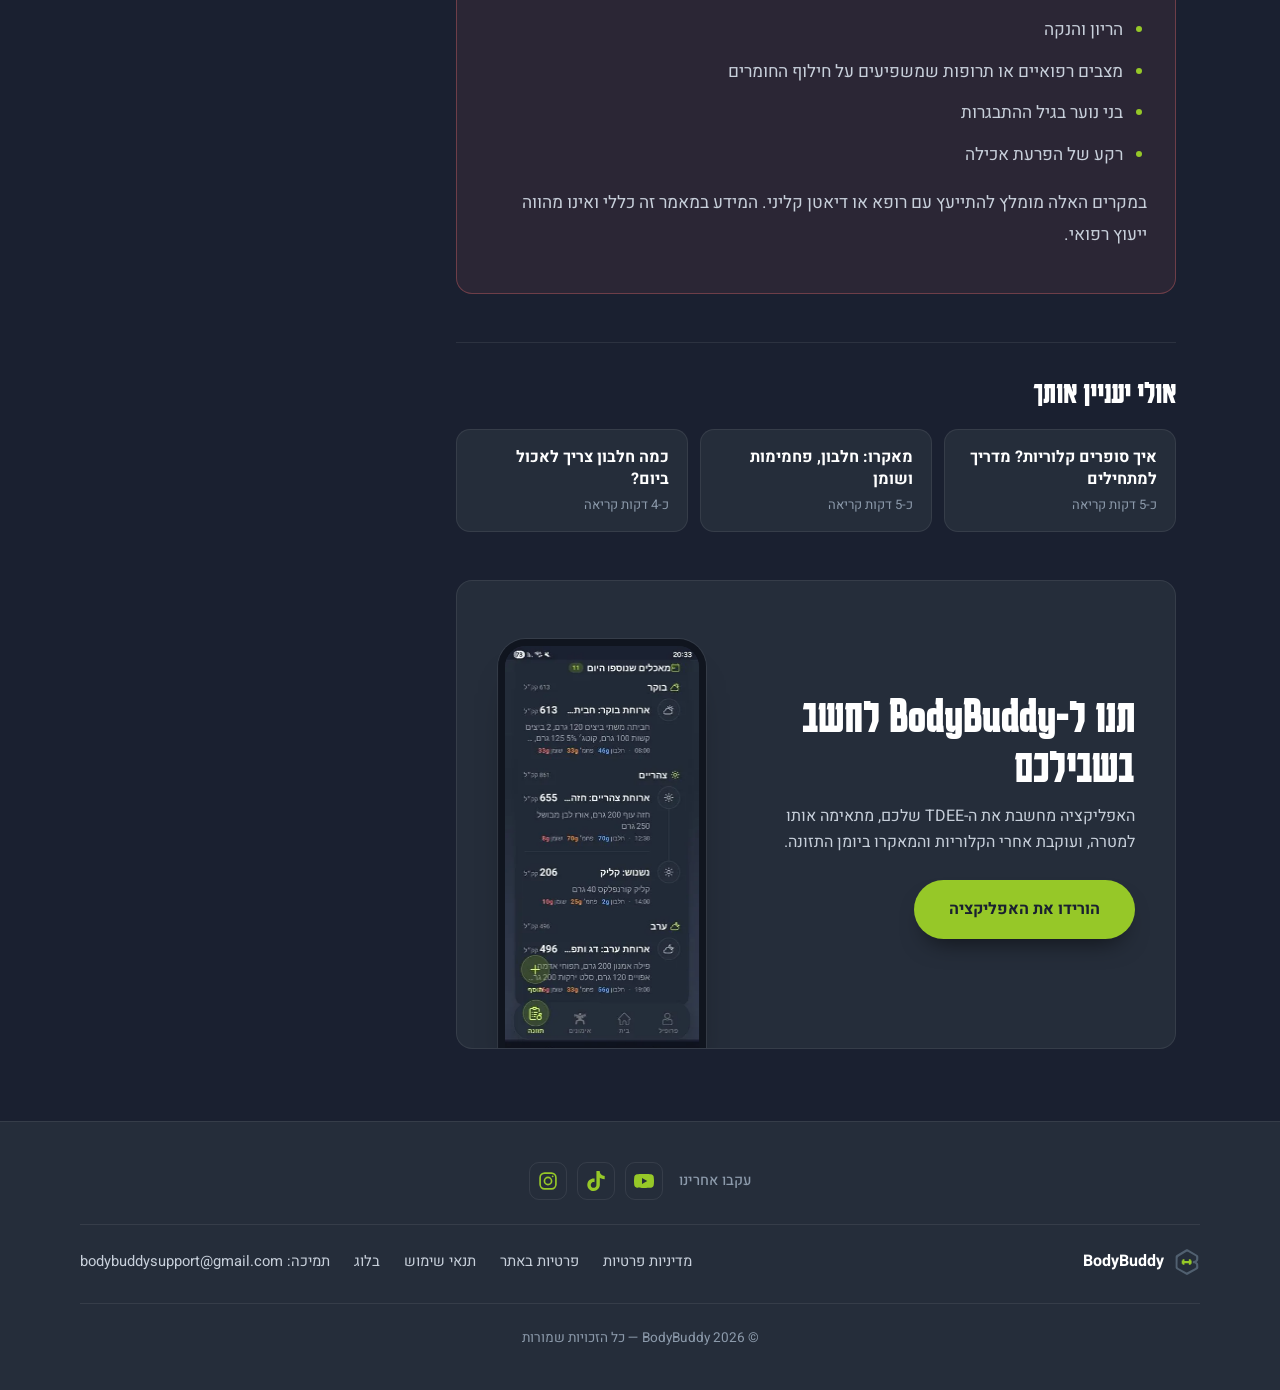
<file: blog/tdee/index.html>
<!DOCTYPE html>
<html lang="he" dir="rtl">
<head>
<meta charset="UTF-8">
<script>window.dataLayer=window.dataLayer||[];function gtag(){dataLayer.push(arguments);}gtag('js',new Date());gtag('config','G-S3BT5KTJZK');
addEventListener('load',function(){var s=document.createElement('script');s.async=true;s.src='https://www.googletagmanager.com/gtag/js?id=G-S3BT5KTJZK';document.head.appendChild(s);});</script>
<meta name="viewport" content="width=device-width, initial-scale=1.0">
<title>מהו TDEE? חישוב ההוצאה הקלורית היומית – BodyBuddy</title>
<meta name="description" content="TDEE הוא סך הקלוריות שהגוף שורף ביום. מדריך עם נוסחת מיפלין-סנט ג'אור, טבלת מכפילי פעילות, דוגמת חישוב ועצות להתאמת המספר אליכם.">
<meta name="theme-color" content="#1a2030">
<link rel="canonical" href="https://bodybuddy.fitness/blog/tdee/">
<link rel="icon" href="../../favicon.ico" sizes="48x48">
<link rel="icon" type="image/svg+xml" href="../../images/icon.svg">
<link rel="icon" type="image/png" sizes="32x32" href="../../images/favicon-32.png">
<link rel="icon" type="image/png" sizes="48x48" href="../../images/favicon-48.png">
<link rel="icon" type="image/png" sizes="192x192" href="../../images/favicon-192.png">
<link rel="apple-touch-icon" sizes="180x180" href="../../images/apple-touch-icon.png">
<link rel="manifest" href="../../site.webmanifest">
<meta property="og:type" content="article">
<meta property="og:title" content="מהו TDEE? חישוב ההוצאה הקלורית היומית">
<meta property="og:description" content="מדריך מעשי לחישוב TDEE ולהתאמת הקלוריות למטרה שלכם.">
<meta property="og:url" content="https://bodybuddy.fitness/blog/tdee/">
<meta property="og:site_name" content="BodyBuddy">
<meta property="og:locale" content="he_IL">
<meta property="og:image" content="https://bodybuddy.fitness/images/og-image.png">
<link rel="preconnect" href="https://fonts.googleapis.com">
<link rel="preconnect" href="https://fonts.gstatic.com" crossorigin>
<link rel="preload" as="style" href="https://fonts.googleapis.com/css2?family=Heebo:wght@400;500;700&family=Karantina:wght@700&display=swap" onload="this.onload=null;this.rel='stylesheet'">
<noscript><link rel="stylesheet" href="https://fonts.googleapis.com/css2?family=Heebo:wght@400;500;700&family=Karantina:wght@700&display=swap"></noscript>
<script>document.documentElement.classList.add('js');</script>
<link rel="stylesheet" href="../../style.css">
<link rel="stylesheet" href="../blog.css">
<script type="application/ld+json">
{
  "@context": "https://schema.org",
  "@type": "Article",
  "headline": "מהו TDEE? חישוב ההוצאה הקלורית היומית",
  "inLanguage": "he",
  "author": { "@type": "Organization", "name": "BodyBuddy" },
  "publisher": { "@type": "Organization", "name": "BodyBuddy" },
  "mainEntityOfPage": "https://bodybuddy.fitness/blog/tdee/",
  "image": "https://bodybuddy.fitness/images/og-image.png"
}
</script>
<script type="application/ld+json">
{
  "@context": "https://schema.org",
  "@type": "BreadcrumbList",
  "itemListElement": [
    { "@type": "ListItem", "position": 1, "name": "BodyBuddy", "item": "https://bodybuddy.fitness/" },
    { "@type": "ListItem", "position": 2, "name": "בלוג", "item": "https://bodybuddy.fitness/blog/" },
    { "@type": "ListItem", "position": 3, "name": "מהו TDEE", "item": "https://bodybuddy.fitness/blog/tdee/" }
  ]
}
</script>
</head>
<body>

<div class="lap" aria-hidden="true"><i id="lapBar"></i></div>

<header class="site-header" id="siteHeader">
  <div class="header-inner">
    <a href="../../index.html" class="brand" aria-label="BodyBuddy — לדף הבית">
      <img src="../../images/logo-mark.svg" alt="" class="brand-logo" width="34" height="34">
      <span class="brand-name">BodyBuddy</span>
    </a>
    <div class="header-actions">
      <a href="../../index.html" class="nav-link nav-home">דף הבית</a>
      <a href="../index.html" class="nav-link is-current">בלוג</a>
      <a href="../../index.html#download" class="btn btn-ghost btn-small">הורידו את האפליקציה</a>
    </div>
  </div>
</header>

<main>
  <div class="section-inner">
    <header class="article-hero">
      <p class="breadcrumb"><a href="../index.html">בלוג</a> › TDEE</p>
      <h1 class="article-title">מהו <span>TDEE</span> ואיך מחשבים אותו?</h1>
      <p class="article-sub">כמה קלוריות הגוף שלכם שורף ביום, ומה עושים עם המספר הזה.</p>
      <span class="chip">זמן קריאה: כ-4 דקות</span>
    </header>

    <div class="article-layout">
      <article class="article-body">

        <section class="summary">
          <p><strong>בקצרה:</strong> TDEE (Total Daily Energy Expenditure) הוא סך הקלוריות שהגוף מוציא במשך יממה שלמה. זו <strong>הערכה</strong> ולא מספר מדויק: נוסחת מיפלין-סנט ג'אור טועה בפחות מ-10% אצל כ-70% מהאנשים. הדרך הטובה ביותר להתאים אותה אליכם היא מעקב אחר משקל וקלוריות לאורך כמה שבועות.</p>
        </section>

        <section class="post-section">
          <h2>ממה מורכבת ההוצאה הקלורית</h2>
          <p>ה-TDEE הוא סכום של שלושה מרכיבים:</p>
          <ul>
            <li><strong>הוצאה במנוחה (BMR / REE)</strong> – האנרגיה שהגוף צורך רק כדי לתפקד: נשימה, דופק, חום גוף. זה המרכיב הגדול ביותר, והוא תלוי במשקל, בגובה, בגיל ובמין.</li>
            <li><strong>עיכול המזון (TEF)</strong> – כ-10% מהאנרגיה שאתם אוכלים נשרפת בעצם העיכול והספיגה.</li>
            <li><strong>תנועה</strong> – אימונים מתוכננים, וגם תנועה יומיומית שאינה אימון (NEAT): הליכה, עמידה, ניקיון, עבודה על הרגליים.</li>
          </ul>
        </section>

        <section class="post-section">
          <h2>שלב 1: חישוב BMR</h2>
          <p>הנוסחה המקובלת והמדויקת ביותר לאוכלוסייה הכללית היא נוסחת מיפלין-סנט ג'אור:</p>
          <div class="formula"><small>גברים</small>BMR = (10 × weight_kg) + (6.25 × height_cm) − (5 × age) + 5</div>
          <div class="formula"><small>נשים</small>BMR = (10 × weight_kg) + (6.25 × height_cm) − (5 × age) − 161</div>
        </section>

        <section class="post-section">
          <h2>שלב 2: הכפלה ברמת הפעילות</h2>
          <p>את ה-BMR מכפילים במכפיל שמתאים לאורח החיים שלכם:</p>
          <div class="table-wrap">
            <table>
              <thead><tr><th>רמת פעילות</th><th>תיאור</th><th>מכפיל</th></tr></thead>
              <tbody>
                <tr><td>יושבנית</td><td>עבודה משרדית</td><td class="num">1.2</td></tr>
                <tr><td>קלה</td><td>הליכות קצרות</td><td class="num">1.3</td></tr>
                <tr><td>בינונית</td><td>עבודה על הרגליים</td><td class="num">1.45</td></tr>
                <tr><td>גבוהה</td><td>עבודה פיזית</td><td class="num">1.6</td></tr>
                <tr><td>אינטנסיבית</td><td>עבודה פיזית כבדה</td><td class="num">1.8</td></tr>
              </tbody>
            </table>
          </div>
          <div class="formula"><small>TDEE</small>TDEE = BMR × activity_multiplier</div>
          <p>טעות נפוצה היא לבחור מכפיל גבוה מדי רק בגלל שמתאמנים. אם אתם יושבים רוב היום ומתאמנים 3 פעמים בשבוע, בדרך כלל מכפיל נמוך יתאים יותר.</p>
        </section>

        <section class="post-section">
          <h2>דוגמת חישוב</h2>
          <p>אישה בת 35, גובה 165 ס"מ, משקל 70 ק"ג, עבודה בישיבה עם הליכות קצרות:</p>
          <div class="formula">BMR = (10 × 70) + (6.25 × 165) − (5 × 35) − 161 = <b>1,395</b> kcal</div>
          <div class="formula">TDEE = 1,395 × 1.3 ≈ <b>1,814</b> kcal</div>
          <p>כלומר, אם היא תאכל כ-1,800 קלוריות ביום, משקלה צפוי להישאר יציב. איך לחלק את הקלוריות האלה בין חלבון, פחמימות ושומן מוסבר ב<a href="../macros/">מדריך המאקרו</a>.</p>
        </section>

        <section class="post-section">
          <h2>מה עושים עם המספר</h2>
          <ul>
            <li><strong>שמירה על המשקל</strong> – לאכול בערך כמו ה-TDEE.</li>
            <li><strong>ירידה במשקל</strong> – לאכול פחות מה-TDEE (גירעון מתון עדיף על קיצוני).</li>
            <li><strong>עלייה במסה</strong> – לאכול מעט יותר מה-TDEE, יחד עם אימוני כוח.</li>
          </ul>
        </section>

        <section class="post-section">
          <h2>איך מכיילים את המספר אליכם</h2>
          <p>הנוסחה היא נקודת פתיחה בלבד. כדי להתאים אותה:</p>
          <ol>
            <li>תעדו אכילה ושקילה במשך כמה שבועות בלי לשנות הרגלים.</li>
            <li>שקלו את עצמכם בתנאים קבועים, למשל בבוקר אחרי השירותים.</li>
            <li>עבדו עם ממוצע שבועי ולא עם שקילה בודדת, כי המשקל משתנה מיום ליום.</li>
            <li>התמקדו במגמה ולא בדיוק. אם המשקל יציב, הקלוריות שאכלתם הן ה-TDEE שלכם בפועל.</li>
          </ol>
        </section>

        <section class="post-section warning">
          <h2>מתי המחשבון לא מתאים</h2>
          <ul>
            <li>הריון והנקה</li>
            <li>מצבים רפואיים או תרופות שמשפיעים על חילוף החומרים</li>
            <li>בני נוער בגיל ההתבגרות</li>
            <li>רקע של הפרעת אכילה</li>
          </ul>
          <p>במקרים האלה מומלץ להתייעץ עם רופא או דיאטן קליני. המידע במאמר זה כללי ואינו מהווה ייעוץ רפואי.</p>
        </section>

        <nav class="related-posts" aria-label="מאמרים קשורים">
          <h2>אולי יעניין אותך</h2>
          <div class="related-grid">
            <a class="related-card" href="../calorie-counting/">איך סופרים קלוריות? מדריך למתחילים<span>כ-5 דקות קריאה</span></a>
            <a class="related-card" href="../macros/">מאקרו: חלבון, פחמימות ושומן<span>כ-5 דקות קריאה</span></a>
            <a class="related-card" href="../protein/">כמה חלבון צריך לאכול ביום?<span>כ-4 דקות קריאה</span></a>
          </div>
        </nav>

        <section class="post-cta">
          <div class="cta-text">
            <h2>תנו ל-BodyBuddy לחשב בשבילכם</h2>
            <p>האפליקציה מחשבת את ה-TDEE שלכם, מתאימה אותו למטרה, ועוקבת אחרי הקלוריות והמאקרו ביומן התזונה.</p>
            <a class="btn btn-primary" href="../../index.html#download"><span>הורידו את האפליקציה</span></a>
          </div>
          <div class="cta-shot" aria-hidden="true">
            <img src="../../images/screens/w640/diary.webp" srcset="../../images/screens/w360/diary.webp 360w, ../../images/screens/w640/diary.webp 640w" sizes="220px" alt="" width="640" height="1372" loading="lazy">
          </div>
        </section>

      </article>

      <aside class="toc" id="toc" aria-label="תוכן המאמר"></aside>
    </div>
  </div>
</main>

<footer class="site-footer">
  <div class="footer-inner">
    <div class="footer-social" aria-label="רשתות חברתיות">
      <span class="footer-social-label">עקבו אחרינו</span>
      <a class="social-icon" href="https://www.youtube.com/@BodyBuddy-Fitness" target="_blank" rel="noopener" aria-label="BodyBuddy ביוטיוב" title="יוטיוב">
        <svg viewBox="0 0 24 24" aria-hidden="true"><path fill="currentColor" fill-rule="evenodd" d="M23.5 6.2a3 3 0 0 0-2.1-2.1C19.5 3.6 12 3.6 12 3.6s-7.5 0-9.4.5A3 3 0 0 0 .5 6.2 31.3 31.3 0 0 0 0 12a31.3 31.3 0 0 0 .5 5.8 3 3 0 0 0 2.1 2.1c1.9.5 9.4.5 9.4.5s7.5 0 9.4-.5a3 3 0 0 0 2.1-2.1A31.3 31.3 0 0 0 24 12a31.3 31.3 0 0 0-.5-5.8ZM9.6 15.6V8.4l6.3 3.6-6.3 3.6Z"/></svg>
      </a>
      <a class="social-icon" href="https://www.tiktok.com/@bodybuddy.app" target="_blank" rel="noopener" aria-label="BodyBuddy בטיקטוק" title="טיקטוק">
        <svg viewBox="0 0 24 24" aria-hidden="true"><path fill="currentColor" d="M12.53.02c1.31-.02 2.61-.01 3.91-.02.08 1.53.63 3.09 1.75 4.17 1.12 1.11 2.7 1.62 4.24 1.79v4.03c-1.44-.05-2.89-.35-4.2-.97-.57-.26-1.1-.59-1.62-.93-.01 2.92.01 5.84-.02 8.75-.08 1.4-.54 2.79-1.35 3.94-1.31 1.92-3.58 3.17-5.91 3.21-1.43.08-2.86-.31-4.08-1.03-2.02-1.19-3.44-3.37-3.65-5.71-.02-.5-.03-1-.01-1.49.18-1.9 1.12-3.72 2.58-4.96 1.66-1.44 3.98-2.13 6.15-1.72.02 1.48-.04 2.96-.04 4.44-.99-.32-2.15-.23-3.02.37-.63.41-1.11 1.04-1.36 1.75-.21.51-.15 1.07-.14 1.61.24 1.64 1.82 3.02 3.5 2.87 1.12-.01 2.19-.66 2.77-1.61.19-.33.4-.67.41-1.06.1-1.79.06-3.57.07-5.36.01-4.03-.01-8.05.02-12.07Z"/></svg>
      </a>
      <a class="social-icon" href="https://www.instagram.com/bodybuddy_app/" target="_blank" rel="noopener" aria-label="BodyBuddy באינסטגרם" title="אינסטגרם">
        <svg viewBox="0 0 24 24" aria-hidden="true" fill="none" stroke="currentColor" stroke-width="2"><rect x="2.5" y="2.5" width="19" height="19" rx="5.5"/><circle cx="12" cy="12" r="4.3"/><circle cx="17.6" cy="6.4" r="1.1" fill="currentColor" stroke="none"/></svg>
      </a>
    </div>
    <div class="footer-brand">
      <img src="../../images/logo-mark.svg" alt="" class="footer-logo" width="26" height="26">
      <span>BodyBuddy</span>
    </div>
    <nav class="footer-links" aria-label="קישורי פוטר">
      <a href="/privacypolicy/">מדיניות פרטיות</a>
      <a href="/website-privacy/">פרטיות באתר</a>
      <a href="/termsofservice/">תנאי שימוש</a>
      <a href="../index.html">בלוג</a>
      <a href="mailto:bodybuddysupport@gmail.com">תמיכה: bodybuddysupport@gmail.com</a>
    </nav>
    <p class="copyright">© <span id="year">2026</span> BodyBuddy — כל הזכויות שמורות</p>
  </div>
</footer>

<script src="../blog.js"></script>
</body>
</html>
</file>
<file: style.css>
/* ===== BodyBuddy — site =====
   Palette is the app's own (same tokens as the privacy policy page and the logo):
   slate-navy ground, one green. The real app screens are the content. */

:root {
  --bg: #1a2030;
  --surface: #252d3a;
  --inner: #2c3545;
  --green: #96c828;
  --green-soft: rgba(150, 200, 40, 0.14);
  --green-line: rgba(150, 200, 40, 0.4);
  --muted: #516070;
  --text: #c8d0db;
  --text-2: #8c9aab;
  --heading: #ffffff;
  --line: rgba(255, 255, 255, 0.08);
  --font-display: "Karantina", "Heebo", sans-serif;
  --font-body: "Heebo", sans-serif;
  --max-width: 1120px;
  --ease-out: cubic-bezier(0.16, 1, 0.3, 1);
}

* { box-sizing: border-box; margin: 0; padding: 0; }

html {
  overflow-x: hidden;
  scroll-behavior: smooth;
  scroll-padding-top: 72px;
  scrollbar-color: var(--green) var(--bg);
  scrollbar-width: thin;
}

body {
  background: var(--bg);
  color: var(--text);
  font-family: var(--font-body);
  line-height: 1.6;
  -webkit-font-smoothing: antialiased;
  overflow-x: clip;
}

::selection { background: var(--green); color: var(--bg); }
::-webkit-scrollbar { width: 10px; }
::-webkit-scrollbar-track { background: var(--bg); }
::-webkit-scrollbar-thumb { background: var(--green); border-radius: 6px; border: 2px solid var(--bg); }

img { max-width: 100%; display: block; }
a { color: inherit; text-decoration: none; }
a:focus-visible, button:focus-visible { outline: 2px solid var(--green); outline-offset: 4px; border-radius: 6px; }

.accent-text { color: var(--green); }

main, header, footer { position: relative; z-index: 1; }

/* ---------- Barbell: page progress, one plate pair per chapter ---------- */

.barbell { width: clamp(120px, 15vw, 180px); height: auto; aspect-ratio: 180 / 28; overflow: visible; justify-self: center; }
.barbell rect { transform-box: fill-box; }
.bb-shaft { fill: var(--inner); }
.bb-fill { fill: var(--green); transform-origin: center; transform: scaleX(var(--p, 0)); }
.bb-collar { fill: var(--muted); }
.bb-slot rect { fill: none; stroke: var(--inner); stroke-width: 1; }
.bb-plate rect { fill: var(--green); opacity: 0; transition: transform 0.7s var(--ease-out), opacity 0.25s ease; }
.bb-plate .l { transform: translateX(-12px); }
.bb-plate .r { transform: translateX(12px); }
.bb-plate.on rect { opacity: 1; transform: none; }
.barbell.is-lifted .bb-plates, .barbell.is-lifted .bb-collar, .barbell.is-lifted .bb-shaft, .barbell.is-lifted .bb-fill { animation: lift 0.9s var(--ease-out); }
@keyframes lift { 40% { translate: 0 -3px; } }

/* ---------- Header ---------- */

.site-header {
  position: sticky;
  top: 0;
  z-index: 50;
  backdrop-filter: blur(14px);
  -webkit-backdrop-filter: blur(14px);
  background: rgba(26, 32, 48, 0.72);
  border-bottom: 1px solid transparent;
  transition: border-color 0.3s, background 0.3s;
}
.site-header.is-scrolled { border-bottom-color: var(--line); background: rgba(26, 32, 48, 0.92); }

.header-inner {
  max-width: var(--max-width);
  margin: 0 auto;
  padding: 12px 24px;
  display: grid;
  grid-template-columns: 1fr auto 1fr;
  align-items: center;
  gap: 16px;
}
.header-actions { justify-self: end; }
.brand { display: flex; align-items: center; gap: 10px; }
.brand-logo { width: 34px; height: 34px; object-fit: contain; }
.brand-name { font-family: var(--font-display); font-weight: 700; font-size: 1.7rem; line-height: 1; letter-spacing: 0.02em; color: var(--heading); }

/* ---------- Buttons ---------- */

.btn {
  position: relative;
  overflow: hidden;
  display: inline-flex;
  align-items: center;
  justify-content: center;
  gap: 10px;
  border-radius: 999px;
  font-family: var(--font-body);
  font-weight: 700;
  font-size: 1rem;
  padding: 16px 34px;
  border: 1px solid transparent;
  transition: transform 0.5s var(--ease-out), box-shadow 0.4s var(--ease-out), background 0.3s, color 0.3s, border-color 0.3s;
  white-space: nowrap;
  cursor: pointer;
}
.btn svg { width: 20px; height: 20px; flex: none; }

.btn-primary { background: var(--green); color: var(--bg); box-shadow: 0 14px 24px -12px rgba(0, 0, 0, 0.6); }
.btn-primary::after {
  content: "";
  position: absolute;
  inset: 0;
  background: linear-gradient(100deg, transparent 30%, rgba(255, 255, 255, 0.5) 50%, transparent 70%);
  transform: translateX(120%);
  transition: transform 0.9s var(--ease-out);
}
.btn-primary:hover { box-shadow: 0 20px 30px -12px rgba(0, 0, 0, 0.7); }
.btn-primary:hover::after { transform: translateX(-120%); }
.btn-primary svg { transition: transform 0.5s var(--ease-out); }
.btn-primary:hover svg { transform: translateY(3px); }

.header-actions { display: flex; align-items: center; gap: 8px; }
.nav-link { color: var(--text-2); font-size: 0.88rem; font-weight: 700; padding: 6px 14px; border-radius: 999px; }
.nav-link:hover { color: var(--text); }

.btn-ghost { background: transparent; border-color: var(--green-line); color: var(--green); }
.btn-ghost:hover { background: var(--green); color: var(--bg); }
.btn-small { padding: 10px 22px; font-size: 0.88rem; }

.btn-link { color: var(--text); padding: 16px 8px; font-weight: 500; }
.btn-link svg { width: 18px; height: 18px; transition: transform 0.5s var(--ease-out); }
.btn-link:hover { color: var(--green); }
.btn-link:hover svg { transform: translateY(4px); }

/* ---------- Hero: a wall of the real app, drifting ---------- */

.hero {
  position: relative;
  overflow: hidden;
  min-height: min(860px, calc(100svh - 58px));
  padding: 56px 24px 72px;
  display: flex;
  align-items: center;
  justify-content: center;
}

.wall { position: absolute; inset: 0; pointer-events: none; }
.wall-cols {
  position: absolute;
  inset: -20% -10%;
  display: flex;
  justify-content: center;
  gap: 22px;
  transform: rotate(-12deg);
}
.col { width: clamp(150px, 19vw, 250px); flex: none; overflow: hidden; }
.col-b { margin-top: -90px; }
.col-c { margin-top: 60px; }
.col-track { display: flex; flex-direction: column; gap: 22px; }
.col img { width: 100%; height: auto; border-radius: 26px; border: 1px solid var(--line); }
.js .col-a .col-track { animation: wallUp 70s linear infinite; }
.js .col-b .col-track { animation: wallUp 90s linear infinite reverse; }
.js .col-c .col-track { animation: wallUp 80s linear infinite; }
@keyframes wallUp { to { transform: translateY(calc(-50% - 11px)); } }

.wall-scrim {
  position: absolute;
  inset: 0;
  background:
    radial-gradient(ellipse 36% 58% at 50% 50%, var(--bg) 20%, rgba(26, 32, 48, 0.72) 58%, rgba(26, 32, 48, 0) 100%),
    linear-gradient(to bottom, var(--bg), transparent 10%, transparent 86%, var(--bg));
}

.hero-inner {
  position: relative;
  z-index: 2;
  max-width: 680px;
  width: 100%;
  text-align: center;
  display: flex;
  flex-direction: column;
  align-items: center;
}

.hero-logo-wrap { width: clamp(170px, 24vw, 230px); margin-bottom: 26px; transform: translate(var(--lx, 0px), var(--ly, 0px)); transition: transform 0.6s var(--ease-out); }
.hero-logo { width: 100%; height: auto; filter: drop-shadow(0 18px 24px rgba(0, 0, 0, 0.45)); }
.js .hero-logo { animation: logoIn 1.3s var(--ease-out) 0.15s both; }
@keyframes logoIn { from { opacity: 0; transform: translateY(28px) scale(0.92); filter: blur(14px); } to { opacity: 1; transform: none; filter: blur(0) drop-shadow(0 18px 24px rgba(0, 0, 0, 0.45)); } }

.hero-tagline {
  font-size: clamp(1.1rem, 2.4vw, 1.35rem);
  color: var(--text);
  max-width: 520px;
  text-wrap: balance;
  margin-bottom: 32px;
}
.hero-cta { display: flex; align-items: center; gap: 18px; flex-wrap: wrap; justify-content: center; }

.js .hero-tagline, .js .hero-cta { opacity: 0; animation: fadeUp 1s var(--ease-out) forwards; }
.js .hero-tagline { animation-delay: 0.6s; }
.js .hero-cta { animation-delay: 0.78s; }
@keyframes fadeUp { from { opacity: 0; transform: translateY(18px); } to { opacity: 1; transform: none; } }

/* ---------- About ---------- */

.section-inner { max-width: var(--max-width); margin: 0 auto; padding: 0 24px; }

.about { padding: 72px 0 40px; }
.about-text {
  max-width: 880px;
  margin: 0 auto;
  font-size: clamp(1.4rem, 3.2vw, 2.35rem);
  line-height: 1.45;
  font-weight: 700;
  text-wrap: pretty;
}
.about-text .w { color: rgba(200, 208, 219, 0.6); transition: color 0.35s ease; }
.about-text .w.on { color: var(--heading); }
.about-text .w.on.accent-text { color: var(--green); }

/* ---------- Chapters (sticky phone) ---------- */

.chapter { position: relative; padding: 72px 0 32px; }
.chapter > .section-inner { position: relative; z-index: 1; }

/* each chapter draws one of the app's own charts behind it as you read (illustrative, no values) */
.chapter-bg { position: absolute; inset: 0; pointer-events: none; overflow: clip; }
.chart {
  position: sticky;
  top: 34svh;
  display: block;
  width: 100%;
  height: 56svh;
  overflow: visible;
}
.chart-line {
  fill: none;
  stroke: var(--green);
  stroke-width: 2.4;
  stroke-linecap: round;
  stroke-linejoin: round;
  opacity: 0.32;
  stroke-dasharray: 1;
  stroke-dashoffset: calc(1 - var(--draw, 0));
}
.chart-goal { stroke: var(--muted); stroke-width: 1.5; stroke-dasharray: 6 8; vector-effect: non-scaling-stroke; opacity: 0.45; }
.chart-bars rect {
  fill: var(--green);
  opacity: 0.09;
  transform-box: fill-box;
  transform-origin: bottom;
  transform: scaleY(clamp(0, calc(var(--draw, 0) * 8 - var(--k)), 1));
}
html:not(.js) .chapter { --draw: 1; }

.chapter-head { margin-bottom: 24px; max-width: 560px; }
.chapter-title {
  font-family: var(--font-display);
  font-weight: 700;
  font-size: clamp(3.8rem, 11vw, 6rem);
  line-height: 0.95;
  letter-spacing: 0.01em;
  color: var(--heading);
  padding-bottom: 18px;
  position: relative;
}
.chapter-title::after {
  content: "";
  position: absolute;
  inset-inline-start: 0;
  bottom: 0;
  width: 84px;
  height: 6px;
  border-radius: 3px;
  background: var(--green);
  transform-origin: right center;
}
.js .chapter-head:not(.is-visible) .chapter-title::after { transform: scaleX(0); }
.chapter-title::after { transition: transform 0.9s var(--ease-out) 0.2s; }
.chapter-sub { color: var(--text); font-size: 1.15rem; margin-top: 14px; text-wrap: balance; }

.chapter-body {
  display: grid;
  grid-template-columns: minmax(0, 1fr) 340px;
  gap: 72px;
  align-items: start;
}

.steps { list-style: none; position: relative; padding-inline-start: 44px; }
.steps::before {
  content: "";
  position: absolute;
  inset-block: 0;
  inset-inline-start: 7px;
  width: 3px;
  border-radius: 2px;
  background: var(--inner);
}
.steps::after {
  content: "";
  position: absolute;
  inset-block-start: 0;
  inset-inline-start: 7px;
  width: 3px;
  height: 100%;
  border-radius: 2px;
  background: var(--green);
  transform-origin: top;
  transform: scaleY(var(--fill, 0));
}

.step {
  position: relative;
  min-height: 58vh;
  display: flex;
  flex-direction: column;
  justify-content: center;
  opacity: 1;
  transition: opacity 0.6s var(--ease-out);
}
.js .step:not(.is-active) { opacity: 0.32; }
.step::before {
  content: "";
  position: absolute;
  inset-inline-start: -44px;
  top: 50%;
  width: 17px;
  height: 17px;
  margin-top: -9px;
  border-radius: 50%;
  background: var(--bg);
  border: 3px solid var(--inner);
  transition: background 0.4s, border-color 0.4s, transform 0.6s var(--ease-out);
  z-index: 1;
}
.step.is-active::before { background: var(--green); border-color: var(--green); transform: scale(1.35); }

.step h3 {
  font-family: var(--font-display);
  font-weight: 700;
  font-size: clamp(2.3rem, 5vw, 3.4rem);
  line-height: 1;
  color: var(--heading);
  margin-bottom: 14px;
}
.step p { color: var(--text); font-size: 1.1rem; max-width: 44ch; }

/* inline screenshot: the no-JS fallback */
.step-shot {
  display: block;
  width: min(100%, 300px);
  height: auto;
  margin-top: 26px;
  border-radius: 34px;
  border: 8px solid #10151f;
  box-shadow: 0 0 0 1px var(--line), 0 30px 40px -24px rgba(0, 0, 0, 0.8);
}
.phone-col { display: none; }

/* with JS: one sticky phone per chapter whose screen follows the steps (desktop and mobile) */
.js .step-shot { display: none; }
.js .phone-col {
  /* the phone is sized from the screen height so it always fits, even on a classic laptop */
  --w: min(316px, calc((100svh - 130px) * 0.466 + 18px));
  display: block;
  position: sticky;
  top: max(72px, calc(50svh - (var(--w) * 2.144 + 18px) / 2));
  perspective: 1400px;
}
.js .phone {
  width: var(--w);
  margin-inline: auto;
  padding: 9px;
  border-radius: 44px;
  background: #10151f;
  border: 1px solid rgba(255, 255, 255, 0.16);
  box-shadow: 0 50px 60px -30px rgba(0, 0, 0, 0.85), 0 0 0 1px rgba(150, 200, 40, 0.14);
  transform: rotateY(var(--ry, -6deg)) rotateX(2deg);
  transition: transform 0.9s var(--ease-out);
}
.js .phone-screen {
  position: relative;
  width: 100%;
  aspect-ratio: 1080 / 2316;
  border-radius: 36px;
  overflow: hidden;
  background: var(--surface);
}
/* hide the screenshots' status bar (time, battery), which the rounded corners clipped: a strip the colour of the frame covers exactly that band, so no app content is lost */
.js .phone-screen::after {
  content: "";
  position: absolute;
  inset: 0 0 auto;
  height: 3.2%;
  background: #10151f;
  z-index: 3;
  pointer-events: none;
}
.phone-screen .scr {
  position: absolute;
  inset: 0;
  width: 100%;
  height: 100%;
  object-fit: cover;
  opacity: 0;
  clip-path: inset(100% 0 0 0);
  transform: scale(1.06);
  transition: clip-path 0.85s var(--ease-out), transform 1.1s var(--ease-out), opacity 0s linear 0.9s;
}
.phone-screen .scr.was-active { opacity: 1; clip-path: inset(0); transform: none; z-index: 1; transition: none; }
.phone-screen .scr.is-active { opacity: 1; clip-path: inset(0); transform: none; z-index: 2; transition: clip-path 0.85s var(--ease-out), transform 1.1s var(--ease-out), opacity 0s; }

/* ---------- Reminders ---------- */

.more { padding: 56px 0 24px; }
.more-inner {
  display: grid;
  grid-template-columns: auto 1fr;
  grid-template-areas: "icon title" "icon text";
  column-gap: 22px;
  align-items: center;
  max-width: 760px;
  padding-block: 34px;
  border-block: 1px solid var(--line);
}
.more-icon { grid-area: icon; width: 56px; height: 56px; padding: 14px; border-radius: 16px; background: var(--green-soft); border: 1px solid var(--green-line); color: var(--green); }
.more h3 { grid-area: title; font-family: var(--font-display); font-weight: 700; font-size: 2.2rem; line-height: 1.1; color: var(--heading); }
.more p { grid-area: text; color: var(--text); }

/* ---------- FAQ: hairline rows, one plus that turns into a minus ---------- */

/* ---------- Guides: links to the blog articles ---------- */
.guides { padding: 72px 0 24px; }
.guides-title { font-family: var(--font-display); font-weight: 700; font-size: clamp(2.6rem, 7vw, 4rem); line-height: 1; color: var(--heading); }
.guides-title::after { content: ""; display: block; width: 56px; height: 5px; border-radius: 3px; background: var(--green); margin-top: 16px; }
.guides-sub { color: var(--text); margin: 18px 0 28px; }
.guides-grid { display: grid; grid-template-columns: repeat(5, minmax(0, 1fr)); gap: 14px; }
@media (max-width: 1000px) { .guides-grid { grid-template-columns: repeat(2, minmax(0, 1fr)); } .guide-card:last-child { grid-column: 1 / -1; } }
@media (max-width: 560px) { .guides-grid { grid-template-columns: 1fr; } }
.guide-card { display: flex; flex-direction: column; gap: 8px; padding: 20px; background: var(--surface); border: 1px solid var(--line); border-radius: 16px; color: var(--text); transition: border-color 0.3s, transform 0.3s var(--ease-out); }
.guide-card h3 { color: var(--heading); font-size: 1.05rem; font-weight: 700; line-height: 1.35; }
.guide-card p { font-size: 0.92rem; color: var(--text-2); flex: 1; }
.guide-meta { align-self: flex-start; margin-top: 6px; background: var(--green-soft); color: var(--green); border-radius: 999px; padding: 2px 12px; font-size: 0.78rem; font-weight: 700; }
.guide-card:hover, .guide-card:focus-visible { border-color: var(--green-line); transform: translateY(-3px); outline: none; }
.guides-all { display: inline-block; margin-top: 22px; color: var(--green); font-weight: 700; text-underline-offset: 4px; }
.guides-all:hover { text-decoration: underline; }
@media (prefers-reduced-motion: reduce) { .guide-card { transition: none; } .guide-card:hover { transform: none; } }

.faq { padding: 72px 0 24px; }
.faq-inner { max-width: 820px; }
.faq-title {
  font-family: var(--font-display);
  font-weight: 700;
  font-size: clamp(2.6rem, 7vw, 4rem);
  line-height: 1;
  color: var(--heading);
  margin-bottom: 36px;
}
.faq-title::after { content: ""; display: block; width: 56px; height: 5px; border-radius: 3px; background: var(--green); margin-top: 16px; }
.faq-item { border-bottom: 1px solid var(--line); }
.faq-item:first-child { border-top: 1px solid var(--line); }
.faq-item summary {
  list-style: none;
  display: flex;
  align-items: center;
  justify-content: space-between;
  gap: 20px;
  padding: 22px 4px;
  min-height: 44px;
  cursor: pointer;
  font-weight: 700;
  font-size: 1.15rem;
  line-height: 1.4;
  color: var(--heading);
  transition: color 0.3s;
}
.faq-item summary::-webkit-details-marker { display: none; }
.faq-item summary:hover, .faq-item[open] summary { color: var(--green); }
.faq-item summary:focus-visible { outline: 2px solid var(--green); outline-offset: 2px; border-radius: 6px; }
.faq-plus { position: relative; flex: none; width: 20px; height: 20px; }
.faq-plus::before, .faq-plus::after { content: ""; position: absolute; inset: 9px 1px auto; height: 2px; border-radius: 1px; background: currentColor; transition: transform 0.45s var(--ease-out); }
.faq-plus::after { transform: rotate(90deg); }
.faq-item[open] .faq-plus::after { transform: rotate(0deg); }
.faq-answer { padding: 0 4px 24px; max-width: 62ch; }
.faq-answer p { color: var(--text); font-size: 1.05rem; line-height: 1.7; }
.faq-answer a { color: var(--green); text-underline-offset: 4px; text-decoration: underline; }
.faq-answer a:hover { color: var(--heading); }
.faq-item[open] .faq-answer { animation: faqIn 0.5s var(--ease-out); }
@keyframes faqIn { from { opacity: 0; transform: translateY(-6px); } to { opacity: 1; transform: none; } }

/* ---------- Download ---------- */

.download { padding: 90px 24px 120px; text-align: center; }
.download-mark { width: 96px; height: auto; margin: 0 auto 26px; }
.section-title {
  font-family: var(--font-display);
  font-weight: 700;
  font-size: clamp(2.8rem, 8vw, 5rem);
  line-height: 1;
  color: var(--heading);
  text-wrap: balance;
  margin-bottom: 20px;
}
.download-sub { color: var(--text); max-width: 480px; margin: 0 auto 40px; font-size: 1.1rem; text-wrap: balance; }
.store-buttons { display: flex; gap: 18px; justify-content: center; flex-wrap: wrap; }

.btn-store { padding: 14px 28px; background: var(--green-soft); border: 1px solid var(--green-line); color: var(--green); }
.btn-store svg { width: 24px; height: 24px; }
.store-text { display: flex; flex-direction: column; align-items: flex-start; line-height: 1.2; }
.store-text small { font-size: 0.7rem; font-weight: 400; opacity: 0.85; }
.btn-disabled { opacity: 0.6; cursor: not-allowed; pointer-events: none; background: var(--surface); border-color: var(--line); color: var(--text-2); }

/* ---------- Footer ---------- */

.site-footer { border-top: 1px solid var(--line); padding: 40px 24px; background: var(--surface); }
.footer-inner { max-width: var(--max-width); margin: 0 auto; display: flex; flex-wrap: wrap; align-items: center; justify-content: space-between; gap: 20px; }
.footer-brand { display: flex; align-items: center; gap: 10px; font-weight: 700; color: var(--heading); }
.footer-logo { width: 26px; height: 26px; }
.footer-links { display: flex; gap: 24px; flex-wrap: wrap; font-size: 0.92rem; color: var(--text); }
.footer-links a { text-underline-offset: 4px; }
.footer-links a:hover { color: var(--green); text-decoration: underline; }
.footer-social { width: 100%; display: flex; align-items: center; justify-content: center; gap: 10px; padding-bottom: 24px; margin-bottom: 4px; border-bottom: 1px solid var(--line); }
.footer-social-label { color: var(--text-2); font-size: 0.9rem; font-weight: 500; margin-inline-end: 6px; }
.social-icon { display: inline-grid; place-items: center; width: 38px; height: 38px; border-radius: 10px; border: 1px solid var(--line); color: var(--green); transition: background 0.2s, border-color 0.2s, transform 0.2s; }
.social-icon svg { width: 20px; height: 20px; }
a.social-icon:hover, a.social-icon:focus-visible { background: var(--green-soft); border-color: var(--green-line); transform: translateY(-2px); outline: none; }
.social-icon.is-disabled { color: var(--muted); opacity: 0.55; cursor: not-allowed; }
@media (prefers-reduced-motion: reduce) { .social-icon { transition: none; } a.social-icon:hover { transform: none; } }
.copyright { width: 100%; text-align: center; color: var(--text-2); font-size: 0.85rem; padding-top: 24px; border-top: 1px solid var(--line); margin-top: 8px; }

/* ---------- Reveal ---------- */

.js .reveal { opacity: 0; transform: translateY(28px); transition: opacity 0.9s var(--ease-out), transform 0.9s var(--ease-out); }
.js .reveal.is-visible { opacity: 1; transform: none; }

/* ---------- Responsive ---------- */

@media (max-width: 900px) {
  .chapter-body { display: flex; flex-direction: column; align-items: stretch; gap: 0; }
  .chapter { padding-top: 56px; }
  .steps { padding-inline-start: 36px; }
  .step::before { inset-inline-start: -36px; }
  .step { min-height: max(260px, calc(100svh - 410px)); }
  .step-shot { margin-inline: auto; margin-top: 28px; }
  /* the phone stays pinned under the header while the steps scroll beneath it */
  .js .phone-col {
    order: -1;
    top: 56px;
    z-index: 4;
    margin-inline: -24px;
    padding: 10px 0 26px;
    background: linear-gradient(to bottom, var(--bg) 84%, rgba(26, 32, 48, 0));
  }
  .js .phone { --w: 158px; padding: 6px; border-radius: 28px; }
  .js .phone-screen { border-radius: 25px; }
  .chart { top: 60svh; height: 36svh; }
}

@media (max-width: 640px) {
  .hero { padding: 40px 20px 56px; }
  .header-inner { padding: 10px 18px; }
  .btn { padding: 14px 26px; font-size: 0.95rem; }
  .btn-small { padding: 9px 16px; font-size: 0.85rem; }
  .header-inner { grid-template-columns: auto 1fr; gap: 10px; }
  /* no room in the bar on a phone, and it crowds the pinned phone anywhere else: no barbell on mobile */
  .barbell { display: none; }
  .col { width: 42vw; }
  .col-c { display: none; }
  .wall-scrim { background: radial-gradient(ellipse 80% 62% at 50% 50%, var(--bg) 35%, rgba(26, 32, 48, 0.8) 70%, rgba(26, 32, 48, 0.3) 100%), linear-gradient(to bottom, var(--bg), transparent 10%, transparent 86%, var(--bg)); }
  .brand-name { display: none; }
  .footer-inner { flex-direction: column; text-align: center; }
  .footer-links { justify-content: center; }
  .about { padding-top: 40px; }
  .more-inner { grid-template-columns: 1fr; grid-template-areas: "icon" "title" "text"; row-gap: 10px; }
}

@media (prefers-reduced-motion: reduce) {
  html { scroll-behavior: auto; }
  *, *::before, *::after { animation-duration: 0.01ms !important; animation-delay: 0ms !important; animation-iteration-count: 1 !important; transition-duration: 0.01ms !important; transition-delay: 0ms !important; }
  .js .reveal, .js .hero-tagline, .js .hero-cta { opacity: 1; transform: none; }
  .js .col-track { animation: none !important; }
  .about-text .w { color: var(--heading); }
}

.visually-hidden { position: absolute; width: 1px; height: 1px; margin: -1px; padding: 0; overflow: hidden; clip: rect(0 0 0 0); white-space: nowrap; border: 0; }
</file>
<file: blog/blog.css>
/* ===== BodyBuddy blog =====
   Loads after ../style.css, so header, footer, buttons, tokens and fonts are the site's own.
   This file only adds reading layout: the post list, the article, the table of contents. */

body { overflow-x: clip; }

.nav-link.is-current { color: var(--green); background: var(--green-soft); }

/* ---------- Blog index ---------- */

.blog-hero { padding: 72px 0 36px; }
.blog-title {
  font-family: var(--font-display);
  font-weight: 700;
  font-size: clamp(3.8rem, 11vw, 6rem);
  line-height: 0.95;
  color: var(--heading);
  padding-bottom: 18px;
  position: relative;
}
.blog-title::after,
.post-section h2::after {
  content: "";
  position: absolute;
  inset-inline-start: 0;
  bottom: 0;
  width: 84px;
  height: 6px;
  border-radius: 3px;
  background: var(--green);
}
.blog-sub { font-size: 1.2rem; color: var(--text); margin-top: 14px; max-width: 520px; text-wrap: balance; }

.posts { padding-bottom: 96px; display: flex; flex-direction: column; gap: 28px; }

.post-feature {
  position: relative;
  display: grid;
  grid-template-columns: minmax(0, 1fr) 300px;
  gap: 40px;
  align-items: center;
  overflow: hidden;
  min-height: 420px;
  padding: 44px 48px 0;
  background: var(--surface);
  border: 1px solid var(--line);
  border-radius: 16px;
  transition: border-color 0.35s, background 0.35s;
}
.post-feature:hover { border-color: var(--green-line); background: #28303f; }
.post-feature-text { padding-bottom: 44px; }
.post-feature h2 {
  font-family: var(--font-display);
  font-weight: 700;
  font-size: clamp(2.6rem, 6vw, 4rem);
  line-height: 1;
  color: var(--heading);
  margin-bottom: 18px;
  text-wrap: balance;
}
.post-feature p { max-width: 52ch; margin-bottom: 26px; }
.read-meta { display: flex; align-items: center; gap: 18px; flex-wrap: wrap; }
.chip {
  display: inline-block;
  background: var(--green-soft);
  color: var(--green);
  border: 1px solid var(--green-line);
  border-radius: 999px;
  padding: 4px 16px;
  font-size: 0.82rem;
  font-weight: 700;
}
.read-more { display: inline-flex; align-items: center; gap: 8px; color: var(--green); font-weight: 700; }
.read-more svg { width: 18px; height: 18px; transition: transform 0.5s var(--ease-out); }
.post-feature:hover .read-more svg { transform: translateX(-6px); }

.post-feature-shot { align-self: end; justify-self: center; width: 250px; perspective: 1200px; }
.post-feature-shot img {
  width: 100%;
  height: auto;
  border-radius: 30px 30px 0 0;
  border: 8px solid #10151f;
  border-bottom: 0;
  transform: translateY(26px) rotateY(-8deg) rotateX(3deg);
  transition: transform 0.9s var(--ease-out);
  box-shadow: 0 0 0 1px var(--line), 0 40px 50px -26px rgba(0, 0, 0, 0.8);
}
.post-feature:hover .post-feature-shot img { transform: translateY(0) rotateY(-3deg) rotateX(0); }

/* ---------- Article ---------- */

.article-hero { padding: 48px 0 28px; max-width: 760px; }
.breadcrumb { font-size: 0.88rem; color: var(--text-2); margin-bottom: 26px; }
.breadcrumb a { color: var(--green); }
.breadcrumb a:hover { text-decoration: underline; text-underline-offset: 4px; }
.post-section p a, .post-section li a, .summary a { color: var(--green); text-decoration: underline; text-underline-offset: 4px; }
.post-section p a:hover, .post-section li a:hover, .summary a:hover { color: var(--heading); }
.article-title {
  font-family: var(--font-display);
  font-weight: 700;
  font-size: clamp(3rem, 8vw, 5rem);
  line-height: 1.1;
  color: var(--heading);
  text-wrap: balance;
  margin-bottom: 18px;
}
.article-title span { color: var(--green); }
.article-sub { font-size: 1.25rem; color: var(--text); margin-bottom: 20px; text-wrap: balance; }

.article-layout {
  display: grid;
  grid-template-columns: minmax(0, 720px) 220px;
  justify-content: space-between;
  gap: 56px;
  align-items: start;
  padding-bottom: 72px;
}

.summary {
  background: var(--green-soft);
  border: 1px solid var(--green-line);
  border-radius: 16px;
  padding: 24px 28px;
  margin-bottom: 40px;
  font-size: 1.08rem;
  line-height: 1.8;
}
.summary strong { color: var(--green); }

.post-section { padding: 36px 0 12px; border-top: 1px solid var(--line); scroll-margin-top: 76px; }
.post-section:first-of-type { border-top: 0; padding-top: 0; }
.post-section h2 {
  position: relative;
  font-family: var(--font-display);
  font-weight: 700;
  font-size: clamp(2.2rem, 5vw, 3rem);
  line-height: 1.05;
  color: var(--heading);
  padding-bottom: 14px;
  margin-bottom: 20px;
}
.post-section h2::after { width: 56px; height: 5px; }
.post-section p, .post-section li { font-size: 1.08rem; line-height: 1.85; }
.post-section p { margin-bottom: 14px; max-width: 68ch; }
.post-section ul, .post-section ol { padding-inline-start: 24px; margin: 12px 0 16px; display: flex; flex-direction: column; gap: 10px; max-width: 68ch; }
.post-section li::marker { color: var(--green); font-weight: 700; }
.post-section strong { color: var(--heading); }

.formula {
  direction: ltr;
  text-align: left;
  background: var(--inner);
  border: 1px solid var(--line);
  border-radius: 12px;
  padding: 14px 18px;
  margin: 12px 0;
  font-family: ui-monospace, SFMono-Regular, Menlo, Consolas, monospace;
  font-size: 0.92rem;
  color: var(--heading);
  overflow-x: auto;
}
.formula small { display: block; color: var(--green); font-family: var(--font-body); font-size: 0.78rem; font-weight: 700; margin-bottom: 4px; }
.formula b { color: var(--green); }

.table-wrap { overflow-x: auto; margin: 14px 0 18px; border-radius: 12px; border: 1px solid var(--line); }
table { width: 100%; border-collapse: collapse; font-size: 0.98rem; }
th, td { padding: 12px 16px; text-align: start; white-space: nowrap; }
th { background: var(--inner); color: var(--green); font-size: 0.82rem; }
td { border-top: 1px solid var(--line); }
td.num { color: var(--heading); font-weight: 700; font-variant-numeric: tabular-nums; }

.warning {
  margin-top: 36px;
  padding: 28px;
  background: rgba(248, 113, 113, 0.08);
  border: 1px solid rgba(248, 113, 113, 0.32);
  border-radius: 16px;
}
.warning h2::after { background: #f87171; }

.toc { position: sticky; top: 92px; font-size: 0.92rem; }
.toc-title { font-family: var(--font-display); font-weight: 700; font-size: 1.6rem; color: var(--heading); margin-bottom: 12px; }
.toc ol { list-style: none; position: relative; padding-inline-start: 22px; display: grid; gap: 4px; }
.toc ol::before { content: ""; position: absolute; inset-block: 4px; inset-inline-start: 5px; width: 2px; background: var(--inner); border-radius: 1px; }
.toc a { display: block; color: var(--text-2); padding: 4px 0; line-height: 1.4; transition: color 0.3s; position: relative; }
.toc a::before { content: ""; position: absolute; inset-inline-start: -22px; top: 50%; width: 12px; height: 12px; margin-top: -6px; border-radius: 50%; background: var(--bg); border: 2px solid var(--inner); transition: background 0.3s, border-color 0.3s, transform 0.4s var(--ease-out); }
.toc a:hover { color: var(--text); }
.toc a.is-active { color: var(--heading); font-weight: 700; }
.toc a.is-active::before { background: var(--green); border-color: var(--green); transform: scale(1.2); }
.js .toc:empty { display: none; }

/* ---------- Related articles ---------- */

.related-posts { margin-top: 48px; padding-top: 32px; border-top: 1px solid var(--line); }
.related-posts h2 { font-family: var(--font-display); font-weight: 700; font-size: 2rem; line-height: 1.1; color: var(--heading); margin-bottom: 18px; }
.related-grid { display: grid; grid-template-columns: repeat(auto-fill, minmax(200px, 1fr)); gap: 12px; }
.related-card { display: flex; flex-direction: column; gap: 6px; padding: 16px 18px; background: var(--surface); border: 1px solid var(--line); border-radius: 14px; color: var(--heading); font-weight: 700; line-height: 1.4; transition: border-color 0.3s; }
.related-card span { color: var(--text-2); font-weight: 400; font-size: 0.82rem; }
.related-card:hover, .related-card:focus-visible { border-color: var(--green-line); outline: none; }

/* ---------- Article call to action ---------- */

.post-cta {
  position: relative;
  overflow: hidden;
  display: grid;
  grid-template-columns: minmax(0, 1fr) 210px;
  gap: 32px;
  align-items: end;
  margin-top: 48px;
  padding: 40px 40px 0;
  background: var(--surface);
  border: 1px solid var(--line);
  border-radius: 16px;
}
.post-cta .cta-text { padding-bottom: 40px; align-self: center; }
.post-cta h2 { font-family: var(--font-display); font-weight: 700; font-size: clamp(2.2rem, 5vw, 3rem); line-height: 1.05; color: var(--heading); margin-bottom: 14px; }
.post-cta h2::after { display: none; }
.post-cta p { margin-bottom: 24px; max-width: 46ch; }
.post-cta .cta-shot img {
  width: 100%;
  height: auto;
  border-radius: 28px 28px 0 0;
  border: 7px solid #10151f;
  border-bottom: 0;
  transform: translateY(18px) rotateY(-8deg);
  box-shadow: 0 0 0 1px var(--line), 0 30px 40px -24px rgba(0, 0, 0, 0.8);
}

/* ---------- Reveal ---------- */

.js .post-section, .js .summary, .js .post-cta { opacity: 0; transform: translateY(26px); transition: opacity 0.8s var(--ease-out), transform 0.8s var(--ease-out); }
.js .post-section.is-visible, .js .summary.is-visible, .js .post-cta.is-visible { opacity: 1; transform: none; }
.js .post-feature { animation: fadeUp 0.9s var(--ease-out) 0.2s both; }

/* ---------- Responsive ---------- */

@media (max-width: 960px) {
  .article-layout { grid-template-columns: minmax(0, 1fr); }
  .toc { display: none; }
}

@media (max-width: 720px) {
  .blog-hero { padding-top: 44px; }
  .post-feature { grid-template-columns: 1fr; padding: 28px 24px 0; min-height: 0; gap: 8px; }
  .post-feature-text { padding-bottom: 8px; }
  .post-feature-shot { width: 200px; margin-top: 12px; }
  .post-cta { grid-template-columns: 1fr; padding: 28px 24px 0; gap: 8px; }
  .post-cta .cta-text { padding-bottom: 8px; }
  .post-cta .cta-shot { width: 180px; justify-self: center; margin-top: 12px; }
  .warning { padding: 22px 20px; }
  .summary { padding: 20px; }
}

@media (prefers-reduced-motion: reduce) {
  .js .post-section, .js .summary, .js .post-cta { opacity: 1; transform: none; }
  .post-feature-shot img, .post-cta .cta-shot img { transform: none; }
}

@media (max-width: 560px) {
  .nav-home { display: none; }
  .header-actions { gap: 6px; }
  .header-actions .btn-small { padding: 9px 16px; font-size: 0.82rem; }
}

/* no sideways scrolling on phones: tables and formulas wrap instead */
@media (max-width: 720px) {
  .table-wrap { overflow-x: visible; }
  table { font-size: 0.9rem; }
  th, td { white-space: normal; padding: 10px 12px; }
  .formula { overflow-x: visible; white-space: pre-wrap; overflow-wrap: anywhere; font-size: 0.82rem; }
}
</file>
<file: share/share.css>
/* ===== BodyBuddy — share page =====
   Same world as the homepage (/style.css): the app's screen wall behind the hero,
   Karantina with the painted lime stroke, one chapter whose background chart is the plan's real week. */

[hidden] { display: none !important; }

/* ---------- Hero ---------- */

.share-hero { min-height: min(760px, calc(100svh - 58px)); }

.share-title {
  font-family: var(--font-display);
  font-weight: 700;
  font-size: clamp(3.6rem, 12vw, 6rem);
  line-height: 0.92;
  letter-spacing: 0.01em;
  color: var(--heading);
  text-wrap: balance;
  overflow-wrap: anywhere;
  padding-bottom: 20px;
  margin-bottom: 22px;
  position: relative;
}
/* the painted stroke, centred under the hero title */
.share-title::after {
  content: "";
  position: absolute;
  inset-inline: 0;
  margin-inline: auto;
  bottom: 0;
  width: 84px;
  height: 6px;
  border-radius: 3px;
  background: var(--green);
  transform-origin: center;
  transition: transform 0.9s var(--ease-out) 0.15s;
}
.share-hero:not(.is-ready) .share-title::after { transform: scaleX(0); }
/* loading: the app's logo loader (elasticTrail) — the mark spins with an elastic overshoot, two faint ghosts trail behind */
.share-loading { display: flex; flex-direction: column; align-items: center; gap: 18px; padding: 24px 0 8px; }
.share-loading[hidden] { display: none; }
.bb-loader { position: relative; width: 72px; height: 72px; }
.bb-loader > span { position: absolute; inset: 0; }
.bb-loader svg { display: block; width: 100%; height: 100%; overflow: visible; animation: bb-spin 1.3s linear infinite; }
.bb-loader-ghost-1 { opacity: 0.16; transform: rotate(-16deg); }
.bb-loader-ghost-2 { opacity: 0.07; transform: rotate(-30deg); }
@keyframes bb-spin {
  0%   { transform: rotate(0deg);   animation-timing-function: cubic-bezier(0.3, 0.6, 0.5, 1); }
  45%  { transform: rotate(378deg); animation-timing-function: ease-in-out; }
  68%  { transform: rotate(354deg); animation-timing-function: ease-in-out; }
  86%  { transform: rotate(362deg); animation-timing-function: ease-in-out; }
  100% { transform: rotate(360deg); }
}
.share-loading-text { font-family: var(--font-body); font-size: 1.15rem; font-weight: 500; color: var(--text-2); margin: 0; }
@media (prefers-reduced-motion: reduce) {
  .bb-loader svg { animation: bb-pulse 1.6s ease-in-out infinite; }
  .bb-loader-ghost { display: none; }
  @keyframes bb-pulse { 50% { opacity: 0.55; } }
}

.share-hero .hero-tagline:empty { display: none; }

/* three plan figures, set in the display face like the app's own numbers */
.share-figures {
  display: flex;
  justify-content: center;
  gap: clamp(20px, 6vw, 48px);
  margin: -8px 0 30px;
}
.share-figures div { display: flex; flex-direction: column-reverse; align-items: center; }
.share-figures dd {
  font-family: var(--font-display);
  font-weight: 700;
  font-size: clamp(2.2rem, 7vw, 3rem);
  line-height: 1;
  color: var(--green);
  font-variant-numeric: tabular-nums;
  white-space: nowrap;
}
.share-figures dt { color: var(--text-2); font-size: 0.85rem; margin-top: 4px; }
.share-figures div + div { padding-inline-start: clamp(20px, 6vw, 48px); border-inline-start: 1px solid var(--line); }

.js .share-figures:not([hidden]) { animation: fadeUp 1s var(--ease-out) 0.5s both; }

/* ---------- Chapter ---------- */

.share-chapter { padding-bottom: 56px; }
.share-chapter .chapter-head { max-width: 640px; }
/* the week chart: 7 bars, training days full height (data from the plan, not decoration) */
.share-chapter .chart-bars rect { opacity: 0.05; }
.share-chapter .chart-bars rect.is-on { opacity: 0.1; }

.share-plan, .share-exercise { display: flex; flex-direction: column; gap: 28px; max-width: 720px; }

.share-week { list-style: none; display: grid; grid-template-columns: repeat(7, minmax(0, 1fr)); gap: 8px; max-width: 460px; }
.share-week li {
  aspect-ratio: 1;
  max-width: 100%;
  display: grid;
  place-items: center;
  border-radius: 50%;
  border: 1px solid var(--line);
  color: var(--muted);
  font-weight: 700;
  font-size: 0.95rem;
}
.share-week li.on { background: var(--green-soft); border-color: var(--green-line); color: var(--green); }

.share-chips { list-style: none; display: flex; flex-wrap: wrap; gap: 8px; }
.share-chips li {
  padding: 6px 14px;
  border-radius: 999px;
  border: 1px solid var(--green-line);
  color: var(--heading);
  font-size: 0.92rem;
  font-weight: 500;
}
.share-chips-quiet li { border-color: var(--line); color: var(--text); }

/* exercises in plan order: the number is the sequence, painted like the homepage's step rail */
.share-ex { list-style: none; counter-reset: ex; display: flex; flex-direction: column; }
.share-ex li {
  counter-increment: ex;
  display: grid;
  grid-template-columns: 44px 64px minmax(0, 1fr) 20px;
  align-items: center;
  gap: 14px;
  padding: 14px 0;
  border-bottom: 1px solid var(--line);
  position: relative;
}
/* the whole row opens the exercise page */
.share-ex a.name::after { content: ""; position: absolute; inset: 0; border-radius: 16px; }
.share-ex a.name:focus-visible { outline: none; }
.share-ex a.name:focus-visible::after { outline: 2px solid var(--green); outline-offset: 2px; }
.share-ex .go {
  width: 10px; height: 10px; justify-self: center;
  border-inline-end: 2px solid var(--text-2); border-bottom: 2px solid var(--text-2);
  transform: rotate(45deg); transition: transform 0.4s var(--ease-out), border-color 0.3s;
}
.share-ex li:hover .go { border-color: var(--green); transform: translateX(-4px) rotate(45deg); }
.share-ex li:hover .name { color: var(--green); }
.share-ex li:last-child { border-bottom: 0; }
.share-ex li::before {
  content: counter(ex);
  font-family: var(--font-display);
  font-weight: 700;
  font-size: 2.2rem;
  line-height: 1;
  color: var(--green);
  font-variant-numeric: tabular-nums;
  text-align: center;
}
.share-ex .thumb {
  width: 64px;
  height: 64px;
  border-radius: 16px;
  background: #000;
  border: 1px solid var(--line);
  object-fit: contain;
}
.share-ex .thumb-empty { display: block; }
.share-ex .meta { min-width: 0; display: flex; flex-direction: column; gap: 2px; }
.share-ex .name { color: var(--heading); font-weight: 700; font-size: 1.05rem; line-height: 1.35; overflow-wrap: anywhere; }
.share-ex .parts { color: var(--text-2); font-size: 0.88rem; }

.share-note { color: var(--text-2); font-size: 0.95rem; line-height: 1.5; border: 1px solid var(--line); border-radius: 16px; padding: 12px 16px; }

/* exercise: the image in the same rounded frame as the homepage screenshots */
.share-exercise { flex-direction: row; align-items: flex-start; gap: 48px; max-width: none; }
.share-shot {
  flex: none;
  width: min(380px, 100%);
  aspect-ratio: 4 / 3;
  max-width: 100%;
  background: #000;
  border-radius: 26px;
  border: 1px solid var(--line);
  padding: 10px;
  box-shadow: 0 24px 40px -18px rgba(0, 0, 0, 0.7);
}
.share-shot img, .share-shot video { display: block; width: 100%; height: 100%; object-fit: contain; border-radius: 18px; }
/* no easy save: a transparent layer over the media takes the long-press / right-click,
   so the browser offers no "save image / download video". Hidden when the video shows controls (reduced motion) */
.share-shot { position: relative; -webkit-touch-callout: none; user-select: none; -webkit-user-select: none; }
.share-shot::after { content: ""; position: absolute; inset: 0; border-radius: inherit; }
.share-shot:has(video[controls])::after { display: none; }
.share-ex .thumb { -webkit-touch-callout: none; user-select: none; -webkit-user-select: none; }
.share-exercise-copy { flex: 1; min-width: 0; display: flex; flex-direction: column; gap: 18px; }

.share-steps { list-style: none; counter-reset: st; display: flex; flex-direction: column; gap: 14px; max-width: 62ch; margin-top: 8px; }
.share-steps li { counter-increment: st; display: grid; grid-template-columns: 36px minmax(0, 1fr); gap: 12px; color: var(--text); font-size: 1.05rem; }
.share-steps li::before {
  content: counter(st);
  font-family: var(--font-display);
  font-weight: 700;
  font-size: 1.9rem;
  line-height: 1;
  color: var(--green);
  text-align: center;
}

/* ---------- Download ---------- */

.share-download { padding-top: 72px; border-top: 1px solid var(--line); }
.share-howto {
  list-style: none;
  counter-reset: h;
  display: flex;
  justify-content: center;
  flex-wrap: wrap;
  gap: 10px 28px;
  margin-top: 36px;
  color: var(--text-2);
  font-size: 0.95rem;
}
.share-howto li { counter-increment: h; display: flex; align-items: center; gap: 8px; }
.share-howto li::before {
  content: counter(h);
  width: 26px;
  height: 26px;
  display: grid;
  place-items: center;
  border-radius: 50%;
  border: 1px solid var(--green-line);
  color: var(--green);
  font-weight: 700;
  font-size: 0.8rem;
}

/* ---------- Responsive ---------- */

@media (max-width: 900px) {
  .share-exercise { flex-direction: column; gap: 28px; }
  .share-shot { width: 100%; }
}

@media (max-width: 640px) {
  .share-hero { min-height: min(640px, calc(100svh - 58px)); }
  /* the homepage hangs its barbell in the middle column; this page has none, so the actions take the second column */
  .share-header-spacer { display: none; }
  .share-figures { gap: 14px; width: 100%; }
  .share-figures div { flex: 1; min-width: 0; }
  .share-figures div + div { padding-inline-start: 14px; }
  .share-figures dd { font-size: 1.7rem; white-space: normal; text-wrap: balance; }
  .share-figures dt { font-size: 0.78rem; }
  .share-ex li { grid-template-columns: 34px 56px minmax(0, 1fr); gap: 12px; }
  .share-ex .thumb { width: 56px; height: 56px; }
  .share-ex li::before { font-size: 1.9rem; }
  .share-week { gap: 6px; }
  .share-week li { font-size: 0.85rem; }
  .share-howto { flex-direction: column; align-items: center; }
}
</file>
